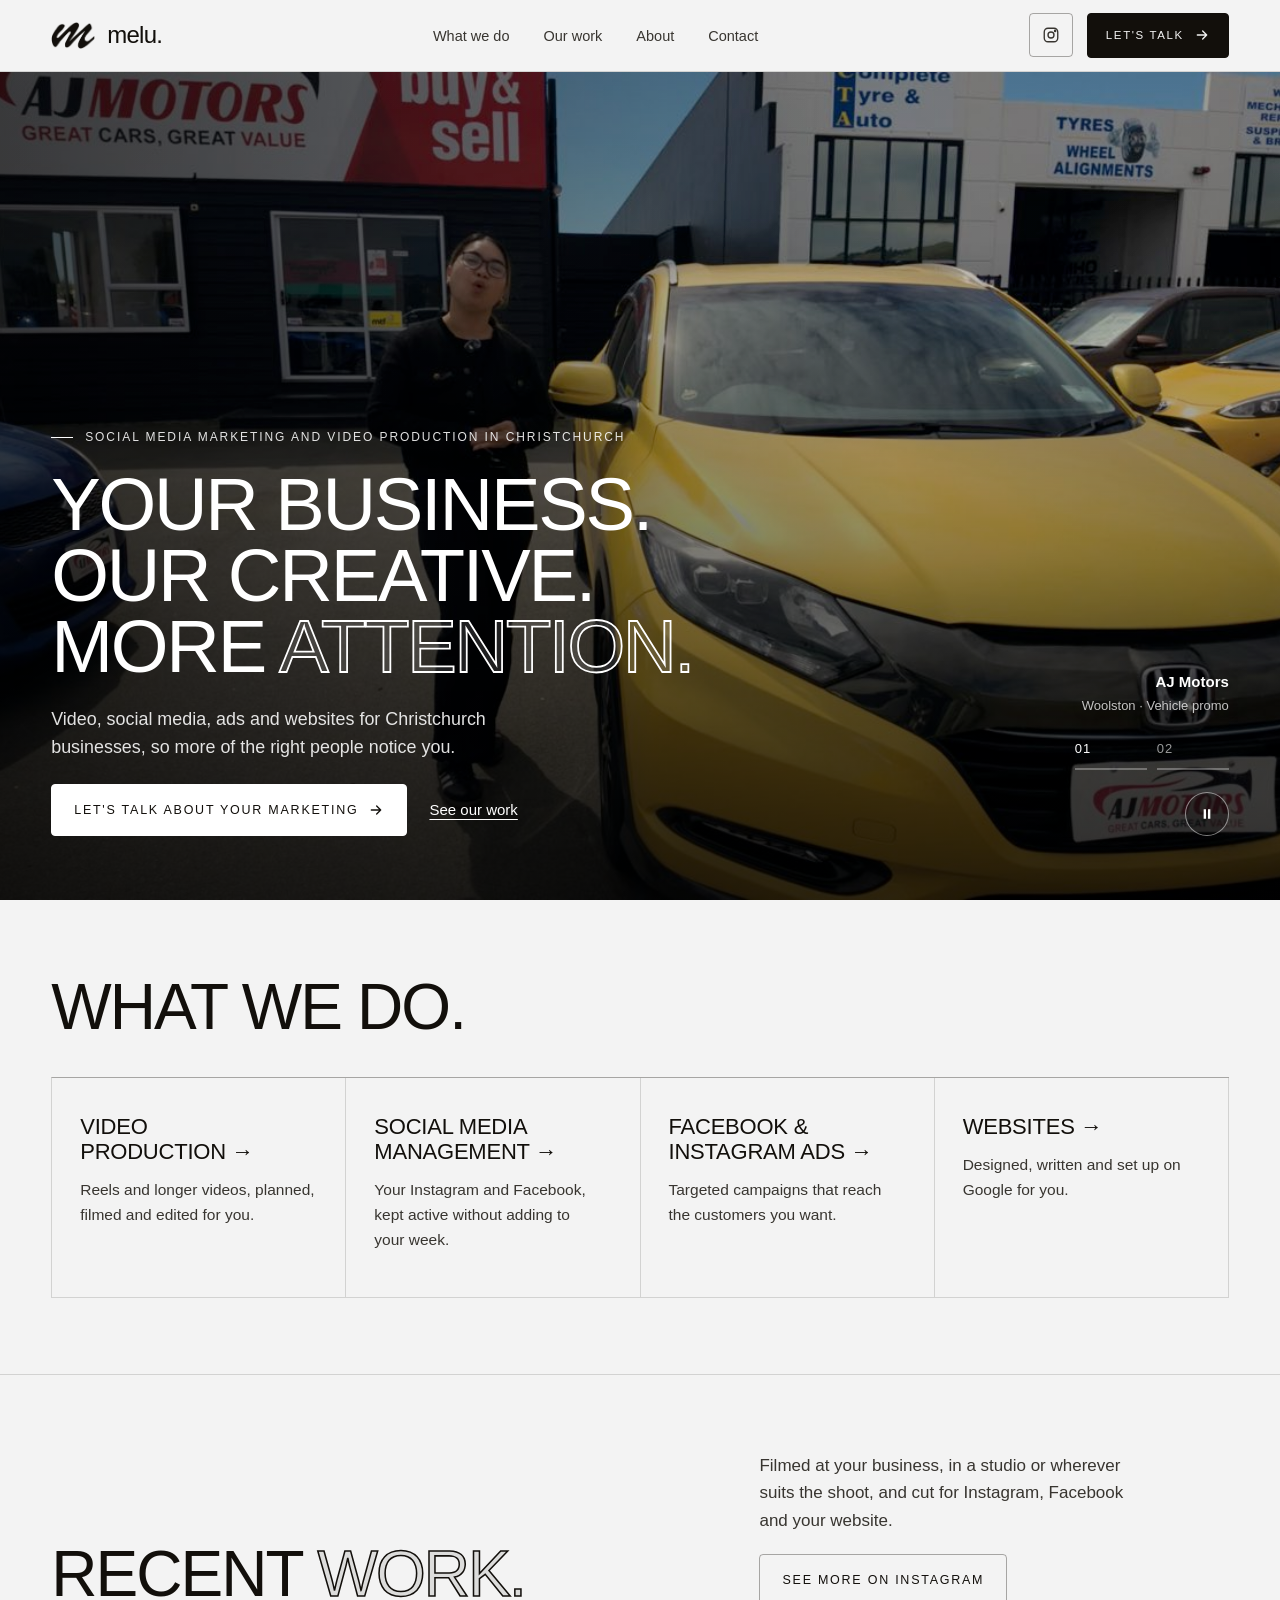
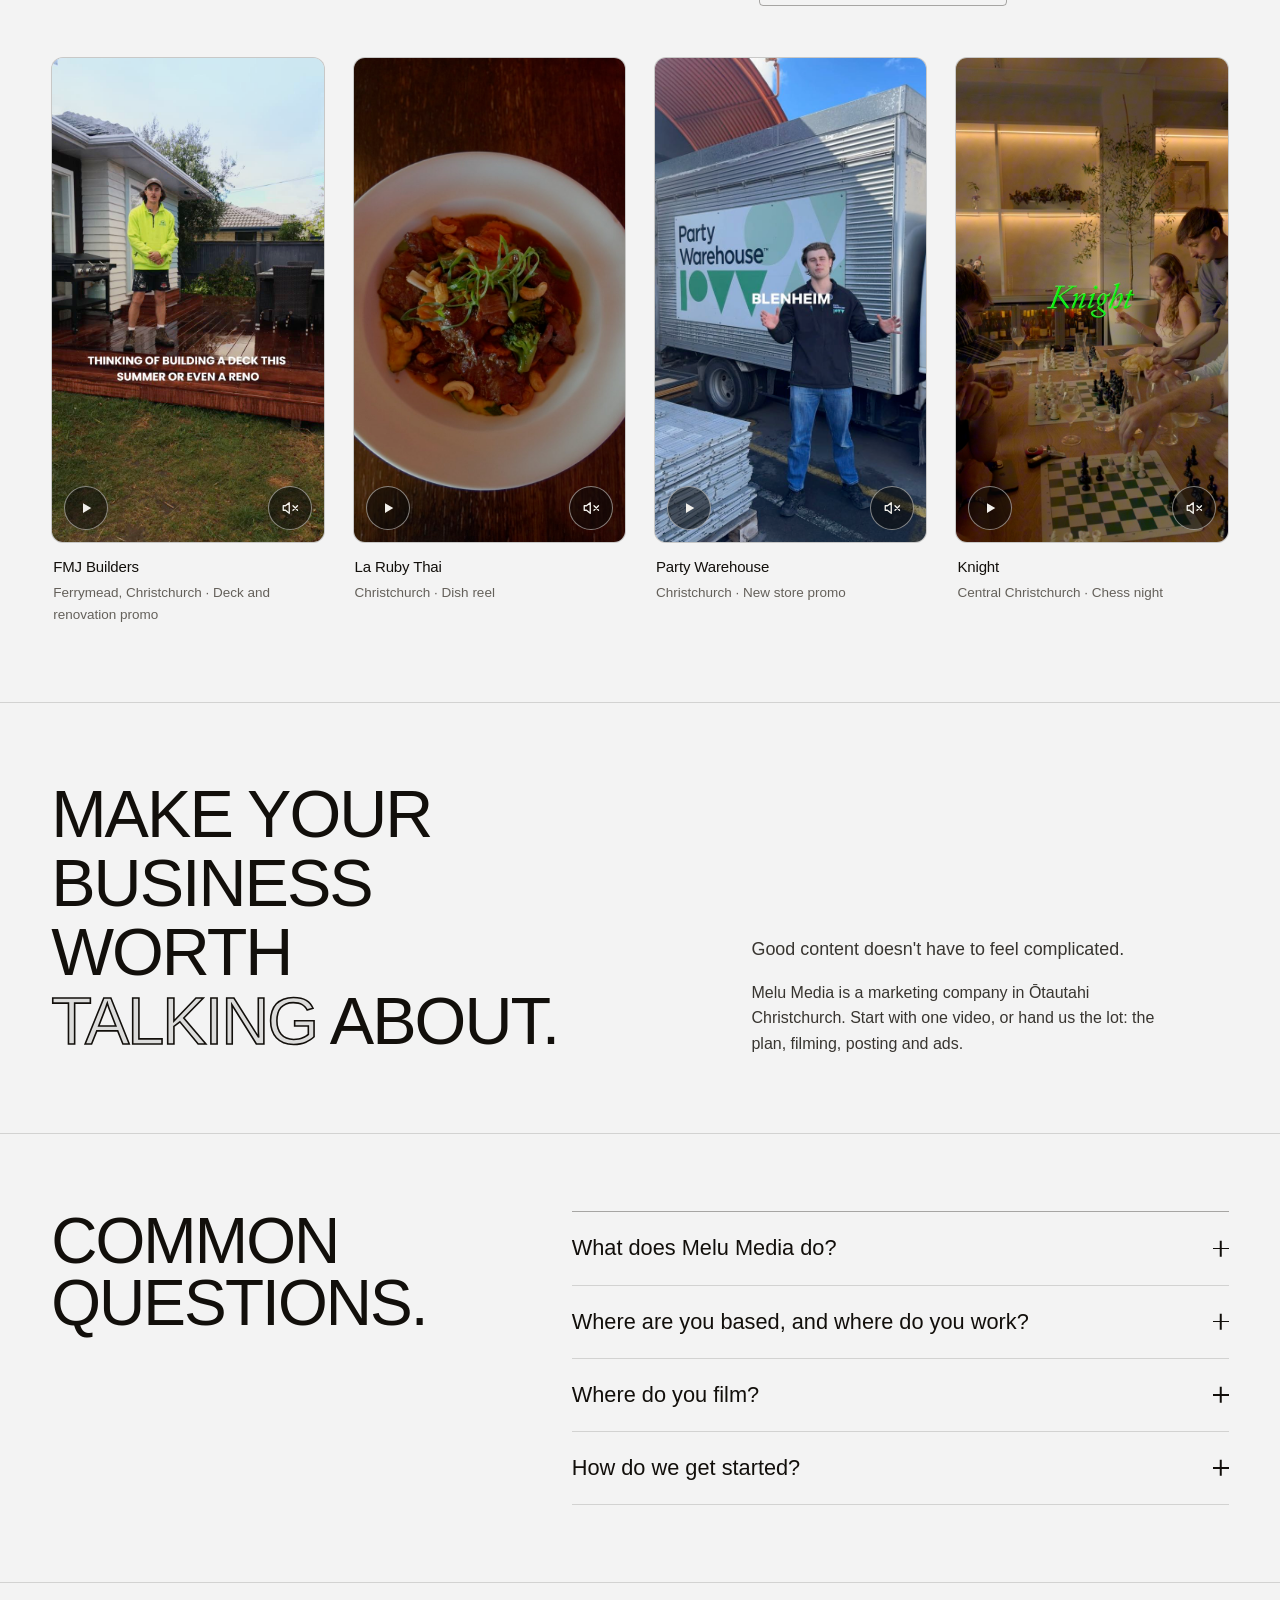
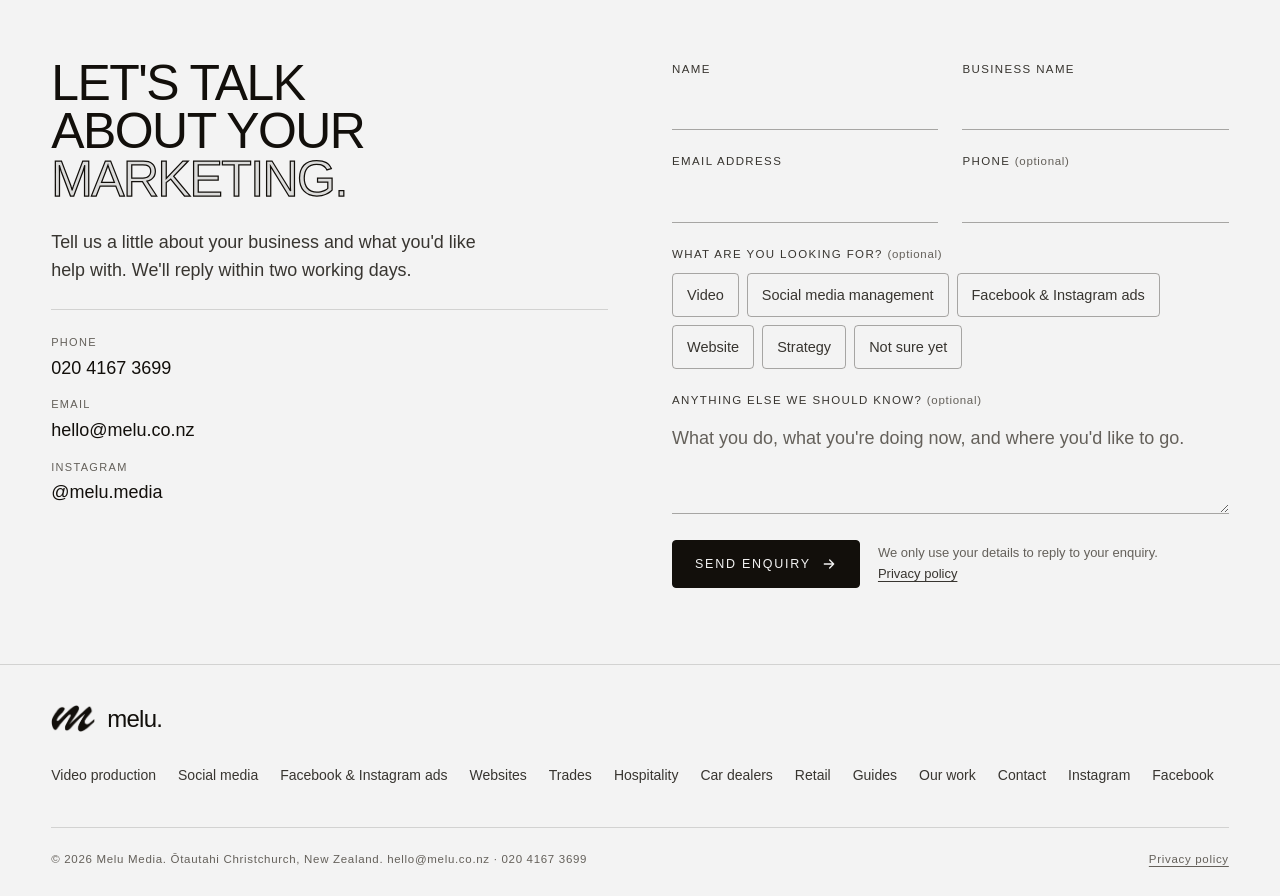
<file: index.html>
<!doctype html>
<html lang="en-NZ">
<head>
<meta charset="utf-8">
<meta name="viewport" content="width=device-width, initial-scale=1, viewport-fit=cover">
<title>Social Media Marketing, Video &amp; Websites Christchurch | Melu Media</title>
<meta name="description" content="Melu Media is a Christchurch marketing company. We film video, manage Instagram and Facebook, run Meta ads and build websites for local businesses.">
<link rel="canonical" href="https://melu.co.nz/">
<meta name="robots" content="index, follow, max-image-preview:large, max-snippet:-1, max-video-preview:-1">
<meta name="geo.region" content="NZ-CAN">
<meta name="geo.placename" content="Christchurch">
<meta name="theme-color" content="#f3f3f3">
<meta property="og:type" content="website">
<meta property="og:locale" content="en_NZ">
<meta property="og:site_name" content="Melu Media">
<meta property="og:title" content="Melu Media — Your business. Our creative. More attention.">
<meta property="og:description" content="Short-form video, social media management and Meta ads for businesses in Christchurch and across New Zealand.">
<meta property="og:url" content="https://melu.co.nz/">
<meta property="og:image" content="https://melu.co.nz/og-image.png">
<meta property="og:image:width" content="1200">
<meta property="og:image:height" content="630">
<meta property="og:image:alt" content="Melu Media logo">
<meta name="twitter:card" content="summary_large_image">
<meta name="twitter:title" content="Melu Media — Your business. Our creative. More attention.">
<meta name="twitter:description" content="Short-form video, social media management and Meta ads for businesses in Christchurch and across New Zealand.">
<meta name="twitter:image" content="https://melu.co.nz/og-image.png">
<link rel="icon" type="image/png" sizes="64x64" href="/favicon.png">
<link rel="apple-touch-icon" sizes="180x180" href="/apple-touch-icon.png">
<link rel="preload" as="image" href="/reel-ajmotors.jpg" fetchpriority="high">
<link rel="stylesheet" href="/styles.css?v=20261117">
<script>document.documentElement.className = 'js';</script>
<script type="application/ld+json">
{
  "@context": "https://schema.org",
  "@graph": [
    {
      "@type": [
        "Organization",
        "ProfessionalService"
      ],
      "@id": "https://melu.co.nz/#organization",
      "name": "Melu Media",
      "legalName": "Melu Limited",
      "identifier": {
        "@type": "PropertyValue",
        "propertyID": "NZBN",
        "value": "9429053964380"
      },
      "alternateName": "Melu Media Christchurch",
      "disambiguatingDescription": "Christchurch, New Zealand marketing company (Melu Limited, NZBN 9429053964380) producing short-form video and social media content for local businesses.",
      "foundingDate": "2026-08",
      "founder": {
        "@type": "Person",
        "@id": "https://melu.co.nz/#founder",
        "name": "Ephraim Stocks",
        "jobTitle": "Founder",
        "sameAs": [
          "https://nz.linkedin.com/in/ephraimstocks"
        ]
      },
      "url": "https://melu.co.nz/",
      "logo": "https://melu.co.nz/apple-touch-icon.png",
      "image": "https://melu.co.nz/og-image.png",
      "email": "hello@melu.co.nz",
      "slogan": "Your business. Our creative. More attention.",
      "description": "Melu Media is a marketing company based in Christchurch, New Zealand. It produces short-form video, manages Instagram and Facebook, runs Meta ad campaigns, builds websites and provides marketing strategy for businesses.",
      "address": {
        "@type": "PostalAddress",
        "addressLocality": "Christchurch",
        "addressRegion": "Canterbury",
        "addressCountry": "NZ"
      },
      "areaServed": [
        {
          "@type": "City",
          "name": "Christchurch"
        },
        {
          "@type": "AdministrativeArea",
          "name": "Canterbury"
        },
        {
          "@type": "Country",
          "name": "New Zealand"
        }
      ],
      "knowsAbout": [
        "Video production",
        "Short-form video production",
        "Long-form video production",
        "Reels production",
        "Social media marketing",
        "Social media management",
        "Social media content creation",
        "Instagram management",
        "Facebook marketing",
        "Meta Ads",
        "Facebook advertising",
        "Instagram advertising",
        "Website design",
        "Marketing strategy"
      ],
      "sameAs": [
        "https://www.instagram.com/melu.media/",
        "https://www.facebook.com/profile.php?id=61594397530777"
      ],
      "hasOfferCatalog": {
        "@type": "OfferCatalog",
        "name": "Marketing services",
        "itemListElement": [
          {
            "@type": "Offer",
            "itemOffered": {
              "@type": "Service",
              "name": "Video production",
              "description": "Planning, filming and editing short reels and longer videos for businesses, at their premises, in a studio or on location.",
              "url": "https://melu.co.nz/short-form-video",
              "provider": {
                "@id": "https://melu.co.nz/#organization"
              },
              "areaServed": "Christchurch, Canterbury, New Zealand"
            }
          },
          {
            "@type": "Offer",
            "itemOffered": {
              "@type": "Service",
              "name": "Social media content and management",
              "description": "Creating, scheduling and posting content for Instagram and Facebook.",
              "provider": {
                "@id": "https://melu.co.nz/#organization"
              },
              "areaServed": "Christchurch, Canterbury, New Zealand"
            }
          },
          {
            "@type": "Offer",
            "itemOffered": {
              "@type": "Service",
              "name": "Paid social advertising",
              "description": "Setting up and managing targeted Facebook and Instagram campaigns in Meta Ads Manager.",
              "provider": {
                "@id": "https://melu.co.nz/#organization"
              },
              "areaServed": "Christchurch, Canterbury, New Zealand"
            }
          },
          {
            "@type": "Offer",
            "itemOffered": {
              "@type": "Service",
              "name": "Website design and build",
              "description": "Designing, writing and building small business websites, set up on Google, with hosting, domain and ongoing updates.",
              "url": "https://melu.co.nz/websites",
              "provider": {
                "@id": "https://melu.co.nz/#organization"
              },
              "areaServed": "Christchurch, Canterbury, New Zealand"
            }
          },
          {
            "@type": "Offer",
            "itemOffered": {
              "@type": "Service",
              "name": "Marketing strategy",
              "description": "A clear direction for a business's content, social media presence and advertising.",
              "provider": {
                "@id": "https://melu.co.nz/#organization"
              },
              "areaServed": "Christchurch, Canterbury, New Zealand"
            }
          }
        ]
      },
      "contactPoint": {
        "@type": "ContactPoint",
        "contactType": "sales",
        "email": "hello@melu.co.nz",
        "areaServed": "NZ",
        "availableLanguage": "en",
        "telephone": "+64 20 4167 3699"
      },
      "telephone": "+64 20 4167 3699"
    },
    {
      "@type": "WebSite",
      "@id": "https://melu.co.nz/#website",
      "url": "https://melu.co.nz/",
      "name": "Melu Media",
      "inLanguage": "en-NZ",
      "publisher": {
        "@id": "https://melu.co.nz/#organization"
      }
    },
    {
      "@type": "WebPage",
      "@id": "https://melu.co.nz/#webpage",
      "url": "https://melu.co.nz/",
      "name": "Social Media Marketing, Video & Websites Christchurch | Melu Media",
      "description": "Melu Media is a Christchurch marketing company. We film video, manage Instagram and Facebook, run Meta ads and build websites for local businesses.",
      "inLanguage": "en-NZ",
      "isPartOf": {
        "@id": "https://melu.co.nz/#website"
      },
      "about": {
        "@id": "https://melu.co.nz/#organization"
      }
    },
    {
      "@type": "VideoObject",
      "name": "AJ Motors vehicle promo",
      "description": "Promotional video for AJ Motors, a car dealer on Ferry Road in Woolston, Christchurch. Filmed and edited by Melu Media.",
      "thumbnailUrl": "https://melu.co.nz/reel-ajmotors.jpg",
      "contentUrl": "https://melu.co.nz/reel-ajmotors.mp4",
      "uploadDate": "2026-10-13T00:00:00+13:00",
      "duration": "PT14S",
      "creator": {
        "@id": "https://melu.co.nz/#organization"
      }
    },
    {
      "@type": "VideoObject",
      "name": "La Ruby Thai dish reel",
      "description": "Short-form reel for La Ruby Thai restaurant in Christchurch, following a dish from the kitchen to the table. Filmed and edited by Melu Media.",
      "thumbnailUrl": "https://melu.co.nz/reel-laruby-kitchen.jpg",
      "contentUrl": "https://melu.co.nz/reel-laruby-kitchen.mp4",
      "uploadDate": "2026-10-13T00:00:00+13:00",
      "duration": "PT25S",
      "creator": {
        "@id": "https://melu.co.nz/#organization"
      }
    },
    {
      "@type": "VideoObject",
      "name": "Party Warehouse new store promo",
      "description": "Short-form promo for Party Warehouse, a Christchurch party store, inviting customers to an opening evening at its new site. Filmed and edited by Melu Media.",
      "thumbnailUrl": "https://melu.co.nz/reel-party.jpg",
      "contentUrl": "https://melu.co.nz/reel-party.mp4",
      "uploadDate": "2026-09-23T00:00:00+12:00",
      "duration": "PT12S",
      "creator": {
        "@id": "https://melu.co.nz/#organization"
      }
    },
    {
      "@type": "VideoObject",
      "name": "FMJ Builders deck and renovation promo",
      "description": "Short-form promo for FMJ Builders, a Christchurch building company, showing a new deck and a renovated bathroom in Ferrymead. Filmed on site and edited by Melu Media.",
      "thumbnailUrl": "https://melu.co.nz/reel-builder.jpg",
      "contentUrl": "https://melu.co.nz/reel-builder.mp4",
      "uploadDate": "2026-10-15T00:00:00+13:00",
      "duration": "PT27S",
      "creator": {
        "@id": "https://melu.co.nz/#organization"
      }
    },
    {
      "@type": "FAQPage",
      "@id": "https://melu.co.nz/#faq",
      "mainEntity": [
        {
          "@type": "Question",
          "name": "What does Melu Media do?",
          "acceptedAnswer": {
            "@type": "Answer",
            "text": "Melu Media is a marketing company in Ōtautahi Christchurch. We film video, manage Instagram and Facebook for businesses, run Meta ad campaigns, build websites and help with marketing strategy."
          }
        },
        {
          "@type": "Question",
          "name": "Where are you based, and where do you work?",
          "acceptedAnswer": {
            "@type": "Answer",
            "text": "We are based in Christchurch and work with businesses across the city and the wider Canterbury region. We also travel across New Zealand."
          }
        },
        {
          "@type": "Question",
          "name": "Where do you film?",
          "acceptedAnswer": {
            "@type": "Answer",
            "text": "Wherever suits the video. Most shoots happen at your business, around your people and products, and we can also film in a studio or another location."
          }
        },
        {
          "@type": "Question",
          "name": "How do we get started?",
          "acceptedAnswer": {
            "@type": "Answer",
            "text": "Send an enquiry through the contact form with a little about your business and what you would like help with. We reply within two working days."
          }
        }
      ]
    },
    {
      "@type": "VideoObject",
      "name": "On Cue cue re-tipping video",
      "description": "Workshop video for On Cue, a Christchurch pool, snooker and darts specialist, showing a pool cue being re-tipped on the lathe. Filmed and edited by Melu Media.",
      "thumbnailUrl": "https://melu.co.nz/reel-oncue.jpg",
      "contentUrl": "https://melu.co.nz/reel-oncue.mp4",
      "uploadDate": "2026-10-23T00:00:00+13:00",
      "duration": "PT44S",
      "creator": {
        "@id": "https://melu.co.nz/#organization"
      }
    },
    {
      "@type": "VideoObject",
      "name": "Knight chess night reel",
      "description": "Short-form reel for Knight, a wine bar on Hereford Street in central Christchurch, showing a chess night with wine at the bar. Filmed and edited by Melu Media.",
      "thumbnailUrl": "https://melu.co.nz/reel-knight.jpg",
      "contentUrl": "https://melu.co.nz/reel-knight.mp4",
      "uploadDate": "2026-11-13T00:00:00+13:00",
      "duration": "PT24S",
      "creator": {
        "@id": "https://melu.co.nz/#organization"
      }
    }
  ]
}
</script>
</head>
<body id="top">
<a class="skip" href="#main">Skip to content</a>

<header class="nav">
  <div class="wrap">
    <a class="brand" href="#top" aria-label="Melu Media home"><span class="logo-mark" aria-hidden="true"></span><span class="wordmark">melu<span class="dot">.</span></span></a>
    <nav aria-label="Primary">
      <ul class="nav-links">
        <li><a href="#services">What we do</a></li>
        <li><a href="#work">Our work</a></li>
        <li><a href="#about">About</a></li>
        <li><a href="#contact">Contact</a></li>
      </ul>
    </nav>
    <div class="nav-cta">
      <a class="icon-link" href="https://www.instagram.com/melu.media/" target="_blank" rel="noopener" aria-label="Melu Media on Instagram"><svg viewBox="0 0 24 24" fill="none" stroke="currentColor" stroke-width="1.8" stroke-linecap="round" stroke-linejoin="round" aria-hidden="true"><rect x="3" y="3" width="18" height="18" rx="5"/><circle cx="12" cy="12" r="4"/><circle cx="17.5" cy="6.5" r="0.8" fill="currentColor"/></svg></a>
      <a class="btn btn-primary" href="#contact">Let's talk <svg class="arrow" viewBox="0 0 24 24" fill="none" stroke="currentColor" stroke-width="2" stroke-linecap="round" stroke-linejoin="round" aria-hidden="true"><path d="M5 12h14M13 6l6 6-6 6"/></svg></a>
      <button class="menu-btn" id="menu-open" type="button" aria-label="Open menu" aria-controls="mobile-menu" aria-expanded="false">
        <svg viewBox="0 0 24 24" fill="none" stroke="currentColor" stroke-width="1.8" stroke-linecap="round" aria-hidden="true"><path d="M4 7h16M4 12h16M4 17h16"/></svg>
      </button>
    </div>
  </div>
</header>

<div class="mobile-menu" id="mobile-menu" role="dialog" aria-modal="true" aria-label="Menu" hidden>
  <div class="top">
    <a class="brand" href="#top" aria-label="Melu Media home"><span class="logo-mark" aria-hidden="true"></span><span class="wordmark">melu<span class="dot">.</span></span></a>
    <button class="menu-btn" id="menu-close" type="button" aria-label="Close menu">
      <svg viewBox="0 0 24 24" fill="none" stroke="currentColor" stroke-width="1.8" stroke-linecap="round" aria-hidden="true"><path d="M6 6l12 12M18 6L6 18"/></svg>
    </button>
  </div>
  <ul>
    <li><a href="#services">What we do</a></li>
    <li><a href="#work">Our work</a></li>
    <li><a href="#about">About</a></li>
    <li><a href="#contact">Contact</a></li>
  </ul>
  <div class="foot">
    <a class="btn btn-primary" href="#contact">Let's talk <svg class="arrow" viewBox="0 0 24 24" fill="none" stroke="currentColor" stroke-width="2" stroke-linecap="round" stroke-linejoin="round" aria-hidden="true"><path d="M5 12h14M13 6l6 6-6 6"/></svg></a>
    <a class="btn" href="https://www.instagram.com/melu.media/" target="_blank" rel="noopener"><svg viewBox="0 0 24 24" fill="none" stroke="currentColor" stroke-width="1.8" stroke-linecap="round" stroke-linejoin="round" aria-hidden="true"><rect x="3" y="3" width="18" height="18" rx="5"/><circle cx="12" cy="12" r="4"/><circle cx="17.5" cy="6.5" r="0.8" fill="currentColor"/></svg> @melu.media</a>
    <span class="hero-note">Ōtautahi Christchurch · New Zealand</span>
  </div>
</div>

<main id="main">

  <!-- HERO -->
  <section class="hero hero-video" aria-labelledby="hero-h">
    <canvas id="glow" aria-hidden="true"></canvas>
    <div class="hv-stage">
        <div class="hv-clip is-active" data-ratio="1.7778" style="--poster:url(/reel-ajmotors.jpg)">
          <video data-src="/reel-ajmotors.mp4" data-small="/reel-ajmotors-sm.mp4" poster="/reel-ajmotors.jpg" muted playsinline preload="none" width="1920" height="1080" aria-label="AJ Motors: vehicle promo by Melu Media. A presenter beside a yellow Honda on the AJ Motors car yard."></video>
        </div>
        <div class="hv-clip" data-ratio="1.7778" style="--poster:url(/reel-oncue.jpg)">
          <video data-src="/reel-oncue.mp4" data-small="/reel-oncue-sm.mp4" poster="/reel-oncue.jpg" muted playsinline preload="none" width="1280" height="720" aria-label="On Cue: workshop video by Melu Media. A pool cue being re-tipped in the On Cue workshop."></video>
        </div>
    </div>
    <div class="hv-scrim" aria-hidden="true"></div>
    <div class="wrap hv-inner">
      <div class="hero-copy">
        <h1 class="eyebrow rise" id="hero-h">Social media marketing and video production in Christchurch</h1>
        <p class="display hero-h rise d1">Your business.<br>Our creative.<br>More <em>attention.</em></p>
        <p class="lede rise d2">Video, social media, ads and websites for Christchurch businesses, so more of the right people notice you.</p>
        <div class="hero-actions rise d3">
          <a class="btn btn-primary" href="#contact">Let's talk about your marketing <svg class="arrow" viewBox="0 0 24 24" fill="none" stroke="currentColor" stroke-width="2" stroke-linecap="round" stroke-linejoin="round" aria-hidden="true"><path d="M5 12h14M13 6l6 6-6 6"/></svg></a>
          <a class="hv-work" href="#work">See our work</a>
        </div>
      </div>
      <div class="hv-nav rise d3">
        <p class="hv-now" aria-live="polite"><span class="hv-client">AJ Motors</span><span class="hv-note">Woolston · Vehicle promo</span></p>
        <ol class="hv-dots">
          <li><button type="button" class="hv-dot" data-i="0" data-client="AJ Motors" data-note="Woolston · Vehicle promo" aria-current="true" aria-label="Show video 1 of 2: AJ Motors"><span class="n">01</span><span class="bar" aria-hidden="true"><i></i></span></button></li>
          <li><button type="button" class="hv-dot" data-i="1" data-client="On Cue" data-note="Sydenham · Workshop video" aria-label="Show video 2 of 2: On Cue"><span class="n">02</span><span class="bar" aria-hidden="true"><i></i></span></button></li>
        </ol>
        <button type="button" class="hv-pause" aria-label="Pause videos"><svg class="i-pause" viewBox="0 0 24 24" fill="currentColor" aria-hidden="true"><path d="M7 5h3.5v14H7zM13.5 5H17v14h-3.5z"/></svg><svg class="i-play" viewBox="0 0 24 24" fill="currentColor" aria-hidden="true"><path d="M8 5.5v13l11-6.5z"/></svg></button>
      </div>
    </div>
  </section>

  <!-- SERVICES -->
  <section class="section" id="services" aria-labelledby="services-h">
    <div class="wrap">
      <div class="section-head">
        <h2 class="display" id="services-h">What we do.</h2>
      </div>
      <div class="services">
        <div class="svc"><h3><a href="/short-form-video">Video production <span class="svc-arrow" aria-hidden="true">→</span></a></h3><p>Reels and longer videos, planned, filmed and edited for you.</p></div>
        <div class="svc"><h3><a href="/social-media-marketing">Social media management <span class="svc-arrow" aria-hidden="true">→</span></a></h3><p>Your Instagram and Facebook, kept active without adding to your week.</p></div>
        <div class="svc"><h3><a href="/meta-ads">Facebook &amp; Instagram ads <span class="svc-arrow" aria-hidden="true">→</span></a></h3><p>Targeted campaigns that reach the customers you want.</p></div>
        <div class="svc"><h3><a href="/websites">Websites <span class="svc-arrow" aria-hidden="true">→</span></a></h3><p>Designed, written and set up on Google for you.</p></div>
      </div>
    </div>
  </section>

  <!-- WORK -->
  <section class="section" id="work" aria-labelledby="work-h">
    <div class="wrap">
      <div class="work-head">
        <h2 class="display" id="work-h">Recent <em>work.</em></h2>
        <div class="work-copy">
          <p>Filmed at your business, in a studio or wherever suits the shoot, and cut for Instagram, Facebook and your website.</p>
          <a class="btn" href="https://www.instagram.com/melu.media/" target="_blank" rel="noopener">See more on Instagram</a>
        </div>
      </div>
      <div class="reels reels-four">
        <figure class="reel-card is-tall">
          <div class="reel" data-name="FMJ Builders deck and renovation promo">
            <img src="/reel-builder.jpg" width="720" height="1280" loading="lazy" decoding="async" alt="A builder in a hi-vis top standing on a newly built timber deck">
            <video src="/reel-builder.mp4" data-small="/reel-builder-sm.mp4" preload="none" muted loop playsinline controls width="720" height="1280" aria-label="FMJ Builders deck and renovation promo"></video>
            <button class="ctl toggle" type="button" aria-label="Play video: FMJ Builders deck and renovation promo"><svg class="i-play" viewBox="0 0 24 24" fill="currentColor" aria-hidden="true"><path d="M8 5.5v13l11-6.5z"/></svg><svg class="i-pause" viewBox="0 0 24 24" fill="currentColor" aria-hidden="true"><path d="M7 5h3.5v14H7zM13.5 5H17v14h-3.5z"/></svg></button>
            <button class="ctl sound" type="button" aria-label="Unmute video: FMJ Builders deck and renovation promo"><svg class="off" viewBox="0 0 24 24" fill="none" stroke="currentColor" stroke-width="1.8" stroke-linecap="round" stroke-linejoin="round" aria-hidden="true"><path d="M11 5 6 9H3v6h3l5 4z"/><path d="m22 9-6 6M16 9l6 6"/></svg><svg class="on" viewBox="0 0 24 24" fill="none" stroke="currentColor" stroke-width="1.8" stroke-linecap="round" stroke-linejoin="round" aria-hidden="true"><path d="M11 5 6 9H3v6h3l5 4z"/><path d="M15.5 8.5a5 5 0 0 1 0 7M19 5.5a10 10 0 0 1 0 13"/></svg></button>
          </div>
          <figcaption class="reel-cap">
            <span class="reel-client">FMJ Builders</span>
            <span class="reel-note">Ferrymead, Christchurch · Deck and renovation promo</span>
          </figcaption>
        </figure>
        <figure class="reel-card is-tall">
          <div class="reel" data-name="La Ruby Thai dish reel">
          <img src="/reel-laruby-kitchen.jpg" width="720" height="1280" loading="lazy" decoding="async" alt="A plated Thai beef dish with cashews at La Ruby Thai">
          <video src="/reel-laruby-kitchen.mp4" data-small="/reel-laruby-kitchen-sm.mp4" preload="none" muted loop playsinline controls width="720" height="1280" aria-label="La Ruby Thai dish reel"></video>
          <button class="ctl toggle" type="button" aria-label="Play video: La Ruby Thai dish reel"><svg class="i-play" viewBox="0 0 24 24" fill="currentColor" aria-hidden="true"><path d="M8 5.5v13l11-6.5z"/></svg><svg class="i-pause" viewBox="0 0 24 24" fill="currentColor" aria-hidden="true"><path d="M7 5h3.5v14H7zM13.5 5H17v14h-3.5z"/></svg></button>
          <button class="ctl sound" type="button" aria-label="Unmute video: La Ruby Thai dish reel"><svg class="off" viewBox="0 0 24 24" fill="none" stroke="currentColor" stroke-width="1.8" stroke-linecap="round" stroke-linejoin="round" aria-hidden="true"><path d="M11 5 6 9H3v6h3l5 4z"/><path d="m22 9-6 6M16 9l6 6"/></svg><svg class="on" viewBox="0 0 24 24" fill="none" stroke="currentColor" stroke-width="1.8" stroke-linecap="round" stroke-linejoin="round" aria-hidden="true"><path d="M11 5 6 9H3v6h3l5 4z"/><path d="M15.5 8.5a5 5 0 0 1 0 7M19 5.5a10 10 0 0 1 0 13"/></svg></button>
          </div>
          <figcaption class="reel-cap">
          <span class="reel-client">La Ruby Thai</span>
          <span class="reel-note">Christchurch · Dish reel</span>
          </figcaption>
          </figure>
        <figure class="reel-card is-tall">
          <div class="reel" data-name="Party Warehouse promo reel">
          <img src="/reel-party.jpg" width="607" height="1080" loading="lazy" decoding="async" alt="A presenter in front of a Party Warehouse truck at the Christchurch store">
          <video src="/reel-party.mp4" data-small="/reel-party-sm.mp4" preload="none" muted loop playsinline controls width="1080" height="1920" aria-label="Party Warehouse promo reel"></video>
          <button class="ctl toggle" type="button" aria-label="Play video: Party Warehouse promo reel"><svg class="i-play" viewBox="0 0 24 24" fill="currentColor" aria-hidden="true"><path d="M8 5.5v13l11-6.5z"/></svg><svg class="i-pause" viewBox="0 0 24 24" fill="currentColor" aria-hidden="true"><path d="M7 5h3.5v14H7zM13.5 5H17v14h-3.5z"/></svg></button>
          <button class="ctl sound" type="button" aria-label="Unmute video: Party Warehouse promo reel"><svg class="off" viewBox="0 0 24 24" fill="none" stroke="currentColor" stroke-width="1.8" stroke-linecap="round" stroke-linejoin="round" aria-hidden="true"><path d="M11 5 6 9H3v6h3l5 4z"/><path d="m22 9-6 6M16 9l6 6"/></svg><svg class="on" viewBox="0 0 24 24" fill="none" stroke="currentColor" stroke-width="1.8" stroke-linecap="round" stroke-linejoin="round" aria-hidden="true"><path d="M11 5 6 9H3v6h3l5 4z"/><path d="M15.5 8.5a5 5 0 0 1 0 7M19 5.5a10 10 0 0 1 0 13"/></svg></button>
          </div>
          <figcaption class="reel-cap">
          <span class="reel-client">Party Warehouse</span>
          <span class="reel-note">Christchurch · New store promo</span>
          </figcaption>
          </figure>
        <figure class="reel-card is-tall">
          <div class="reel" data-name="Knight chess night reel">
            <img src="/reel-knight.jpg" width="720" height="1280" loading="lazy" decoding="async" alt="Groups playing chess over wine at Knight wine bar in central Christchurch">
            <video src="/reel-knight.mp4" data-small="/reel-knight-sm.mp4" preload="none" muted loop playsinline controls width="720" height="1280" aria-label="Knight chess night reel"></video>
            <button class="ctl toggle" type="button" aria-label="Play video: Knight chess night reel"><svg class="i-play" viewBox="0 0 24 24" fill="currentColor" aria-hidden="true"><path d="M8 5.5v13l11-6.5z"/></svg><svg class="i-pause" viewBox="0 0 24 24" fill="currentColor" aria-hidden="true"><path d="M7 5h3.5v14H7zM13.5 5H17v14h-3.5z"/></svg></button>
            <button class="ctl sound" type="button" aria-label="Unmute video: Knight chess night reel"><svg class="off" viewBox="0 0 24 24" fill="none" stroke="currentColor" stroke-width="1.8" stroke-linecap="round" stroke-linejoin="round" aria-hidden="true"><path d="M11 5 6 9H3v6h3l5 4z"/><path d="m22 9-6 6M16 9l6 6"/></svg><svg class="on" viewBox="0 0 24 24" fill="none" stroke="currentColor" stroke-width="1.8" stroke-linecap="round" stroke-linejoin="round" aria-hidden="true"><path d="M11 5 6 9H3v6h3l5 4z"/><path d="M15.5 8.5a5 5 0 0 1 0 7M19 5.5a10 10 0 0 1 0 13"/></svg></button>
          </div>
          <figcaption class="reel-cap">
            <span class="reel-client">Knight</span>
            <span class="reel-note">Central Christchurch · Chess night</span>
          </figcaption>
        </figure>
      </div>
    </div>
  </section>

  <!-- ABOUT -->
  <section class="statement" id="about" aria-labelledby="about-h">
    <div class="wrap">
      <h2 class="display statement-text" id="about-h">Make your business worth <em>talking</em> about.</h2>
      <div class="statement-body">
        <p class="lede">Good content doesn't have to feel complicated.</p>
        <p>Melu Media is a marketing company in Ōtautahi Christchurch. Start with one video, or hand us the lot: the plan, filming, posting and ads.</p>
      </div>
    </div>
  </section>

  <!-- QUESTIONS -->
  <section class="section" id="questions" aria-labelledby="faq-h">
    <div class="wrap">
      <div class="caps-wrap">
        <h2 class="display" id="faq-h">Common questions.</h2>
        <div class="faq">
          <details class="faq-item" name="faq"><summary><h3>What does Melu Media do?</h3><span class="faq-icon" aria-hidden="true"></span></summary><p>Melu Media is a marketing company in Ōtautahi Christchurch. We film video, manage Instagram and Facebook for businesses, run Meta ad campaigns, build websites and help with marketing strategy.</p></details>
          <details class="faq-item" name="faq"><summary><h3>Where are you based, and where do you work?</h3><span class="faq-icon" aria-hidden="true"></span></summary><p>We are based in Christchurch and work with businesses across the city and the wider Canterbury region. We also travel across New Zealand.</p></details>
          <details class="faq-item" name="faq"><summary><h3>Where do you film?</h3><span class="faq-icon" aria-hidden="true"></span></summary><p>Wherever suits the video. Most shoots happen at your business, around your people and products, and we can also film in a studio or another location.</p></details>
                              <details class="faq-item" name="faq"><summary><h3>How do we get started?</h3><span class="faq-icon" aria-hidden="true"></span></summary><p>Send an enquiry through the contact form with a little about your business and what you would like help with. We reply within two working days.</p></details>
        </div>
      </div>
    </div>
  </section>

  <!-- CONTACT -->
  <section class="section" id="contact" aria-labelledby="contact-h">
    <div class="wrap">
      <div class="contact">
        <div class="contact-copy">
          <h2 class="display" id="contact-h">Let's talk about your <em>marketing.</em></h2>
          <p class="lede">Tell us a little about your business and what you'd like help with. We'll reply within two working days.</p>
          <div class="contact-lines">
            <a href="tel:+642041673699"><span class="k">Phone</span><span class="v">020 4167 3699</span></a>
            <!--email_off--><a href="mailto:hello@melu.co.nz"><span class="k">Email</span><span class="v">hello@melu.co.nz</span></a><!--/email_off-->
            <a href="https://www.instagram.com/melu.media/" target="_blank" rel="noopener"><span class="k">Instagram</span><span class="v">@melu.media</span></a>
          </div>
        </div>
        <form id="enquiry" action="https://api.web3forms.com/submit" method="POST" novalidate>
          <input type="hidden" name="access_key" value="1f5a8a7d-0fd7-4432-bb3c-7a2d917dbbb6">
          <input type="hidden" name="subject" value="New enquiry — melu.co.nz">
          <input type="hidden" name="from_name" value="Melu Media website">
          <input type="hidden" name="redirect" value="https://melu.co.nz/thanks">
          <div class="two">
            <div class="field"><label for="f-name">Name</label><input id="f-name" name="name" type="text" autocomplete="name" required aria-describedby="e-name"><span class="err" id="e-name">Please enter your name.</span></div>
            <div class="field"><label for="f-business">Business name</label><input id="f-business" name="business" type="text" autocomplete="organization" required aria-describedby="e-business"><span class="err" id="e-business">Please enter your business name.</span></div>
          </div>
          <div class="two">
            <div class="field"><label for="f-email">Email address</label><input id="f-email" name="email" type="email" autocomplete="email" inputmode="email" required aria-describedby="e-email"><span class="err" id="e-email">Please enter a valid email address.</span></div>
            <div class="field"><label for="f-phone">Phone <span class="opt">(optional)</span></label><input id="f-phone" name="phone" type="tel" autocomplete="tel" inputmode="tel" aria-describedby="e-phone"><span class="err" id="e-phone">Please enter a valid phone number, or leave it blank.</span></div>
          </div>
          <fieldset class="field">
            <legend>What are you looking for? <span class="opt">(optional)</span></legend>
            <div class="chips">
              <label class="chip"><input type="checkbox" name="interest" value="Video"><span>Video</span></label>
              <label class="chip"><input type="checkbox" name="interest" value="Social media management"><span>Social media management</span></label>
              <label class="chip"><input type="checkbox" name="interest" value="Facebook &amp; Instagram ads"><span>Facebook &amp; Instagram ads</span></label>
              <label class="chip"><input type="checkbox" name="interest" value="Website"><span>Website</span></label>
              <label class="chip"><input type="checkbox" name="interest" value="Strategy"><span>Strategy</span></label>
              <label class="chip"><input type="checkbox" name="interest" value="Not sure yet"><span>Not sure yet</span></label>
            </div>
          </fieldset>
          <div class="field"><label for="f-message">Anything else we should know? <span class="opt">(optional)</span></label><textarea id="f-message" name="message" placeholder="What you do, what you're doing now, and where you'd like to go."></textarea></div>
          <input type="checkbox" name="botcheck" id="f-botcheck" tabindex="-1" autocomplete="off" class="hp" aria-hidden="true">
          <div class="form-foot">
            <button class="btn btn-primary" type="submit" id="f-submit"><span id="f-submit-label">Send enquiry</span> <svg class="arrow" viewBox="0 0 24 24" fill="none" stroke="currentColor" stroke-width="2" stroke-linecap="round" stroke-linejoin="round" aria-hidden="true"><path d="M5 12h14M13 6l6 6-6 6"/></svg></button>
            <small>We only use your details to reply to your enquiry. <a href="/privacy">Privacy policy</a></small>
          </div>
          <div class="sent" id="sent" role="status" aria-live="polite" tabindex="-1"></div>
        </form>
      </div>
    </div>
  </section>

</main>

<footer>
  <div class="wrap">
    <a class="brand" href="#top" aria-label="Melu Media home"><span class="logo-mark" aria-hidden="true"></span><span class="wordmark">melu<span class="dot">.</span></span></a>
    <ul class="links">
      <li><a href="/short-form-video">Video production</a></li>
      <li><a href="/social-media-marketing">Social media</a></li>
      <li><a href="/meta-ads">Facebook &amp; Instagram ads</a></li>
      <li><a href="/websites">Websites</a></li>
      <li><a href="/marketing-for-trades">Trades</a></li>
      <li><a href="/marketing-for-hospitality">Hospitality</a></li>
      <li><a href="/marketing-for-car-dealers">Car dealers</a></li>
      <li><a href="/marketing-for-retail">Retail</a></li>
      <li><a href="/guides/">Guides</a></li>
      <li><a href="#work">Our work</a></li>
      <li><a href="#contact">Contact</a></li>
      <li><a href="https://www.instagram.com/melu.media/" target="_blank" rel="noopener">Instagram</a></li>
      <li><a href="https://www.facebook.com/profile.php?id=61594397530777" target="_blank" rel="noopener">Facebook</a></li>
    </ul>
    <div class="fine">
      <span>© <span id="year">2026</span> Melu Media. Ōtautahi Christchurch, New Zealand. <!--email_off--><a href="mailto:hello@melu.co.nz">hello@melu.co.nz</a><!--/email_off--> · <a href="tel:+642041673699">020 4167 3699</a></span>
      <a href="/privacy">Privacy policy</a>
    </div>
  </div>
</footer>

<script src="/site.js?v=20261027b" defer></script>
</body>
</html>
</file>
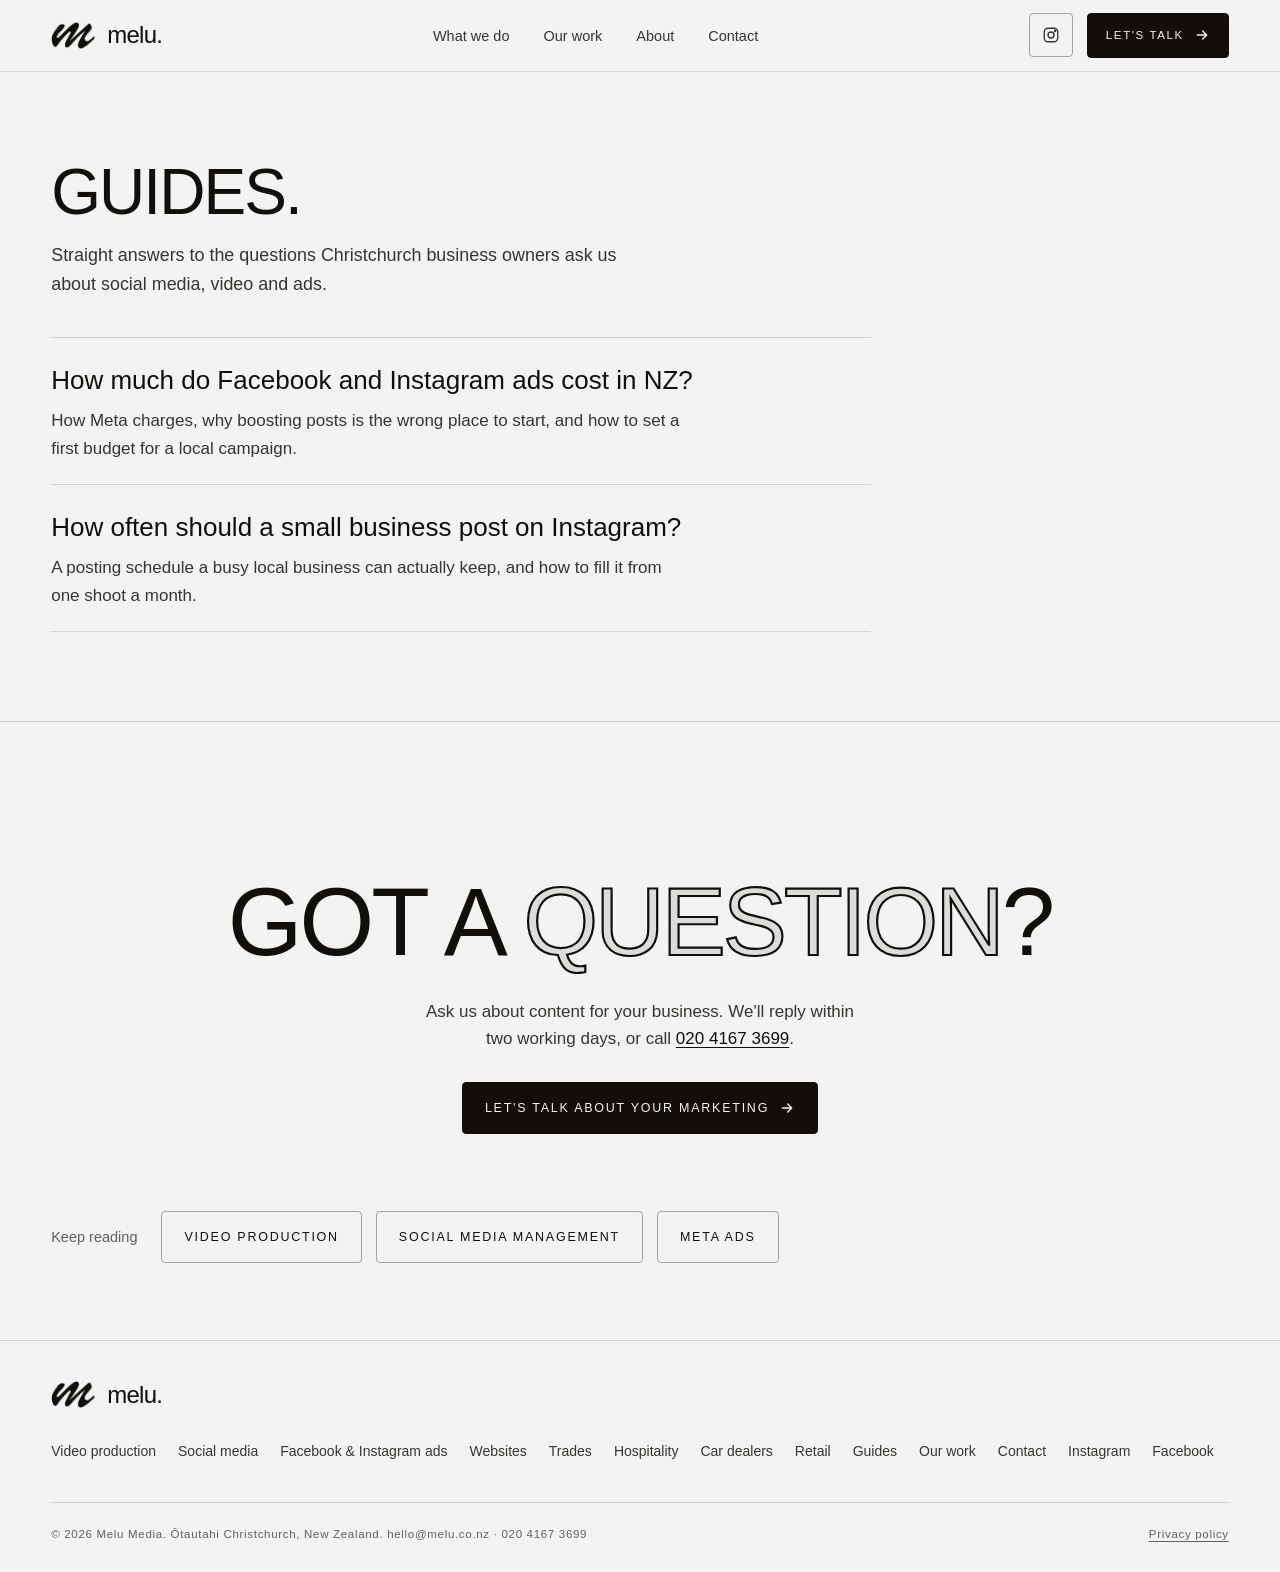
<file: guides/index.html>
<!doctype html>
<html lang="en-NZ">
<head>
<meta charset="utf-8">
<meta name="viewport" content="width=device-width, initial-scale=1, viewport-fit=cover">
<title>Marketing Guides for Christchurch Businesses | Melu Media</title>
<meta name="description" content="Plain answers on social media, video and Facebook and Instagram ads for small businesses in Christchurch and New Zealand, from Melu Media.">
<link rel="canonical" href="https://melu.co.nz/guides/">
<meta name="robots" content="index, follow, max-image-preview:large, max-snippet:-1, max-video-preview:-1">
<meta name="author" content="Ephraim Stocks">
<meta name="theme-color" content="#f3f3f3">
<meta property="og:type" content="website">
<meta property="og:locale" content="en_NZ">
<meta property="og:site_name" content="Melu Media">
<meta property="og:title" content="Marketing Guides for Christchurch Businesses | Melu Media">
<meta property="og:description" content="Plain answers on social media, video and Facebook and Instagram ads for small businesses in Christchurch and New Zealand, from Melu Media.">
<meta property="og:url" content="https://melu.co.nz/guides/">
<meta property="og:image" content="https://melu.co.nz/og-image.png">
<meta name="twitter:card" content="summary_large_image">
<link rel="icon" type="image/png" sizes="64x64" href="/favicon.png">
<link rel="apple-touch-icon" sizes="180x180" href="/apple-touch-icon.png">
<link rel="stylesheet" href="/styles.css?v=20261117">
<script>document.documentElement.className = 'js';</script>
<script type="application/ld+json">
{
  "@context": "https://schema.org",
  "@graph": [
    {
      "@type": "CollectionPage",
      "@id": "https://melu.co.nz/guides/#webpage",
      "url": "https://melu.co.nz/guides/",
      "name": "Marketing Guides for Christchurch Businesses | Melu Media",
      "description": "Plain answers on social media, video and Facebook and Instagram ads for small businesses in Christchurch and New Zealand, from Melu Media.",
      "inLanguage": "en-NZ",
      "isPartOf": {
        "@id": "https://melu.co.nz/#website"
      },
      "publisher": {
        "@id": "https://melu.co.nz/#organization"
      },
      "hasPart": [
        {
          "@id": "https://melu.co.nz/guides/facebook-instagram-ads-cost-nz#article"
        },
        {
          "@id": "https://melu.co.nz/guides/how-often-to-post-on-instagram#article"
        }
      ]
    },
    {
      "@type": "BreadcrumbList",
      "itemListElement": [
        {
          "@type": "ListItem",
          "position": 1,
          "name": "Melu Media",
          "item": "https://melu.co.nz/"
        },
        {
          "@type": "ListItem",
          "position": 2,
          "name": "Guides",
          "item": "https://melu.co.nz/guides/"
        }
      ]
    }
  ]
}
</script>
</head>
<body id="top">
<a class="skip" href="#main">Skip to content</a>

<header class="nav">
  <div class="wrap">
    <a class="brand" href="/" aria-label="Melu Media home"><span class="logo-mark" aria-hidden="true"></span><span class="wordmark">melu<span class="dot">.</span></span></a>
    <nav aria-label="Primary">
      <ul class="nav-links">
        <li><a href="/#services">What we do</a></li>
        <li><a href="/#work">Our work</a></li>
        <li><a href="/#about">About</a></li>
        <li><a href="/#contact">Contact</a></li>
      </ul>
    </nav>
    <div class="nav-cta">
      <a class="icon-link" href="https://www.instagram.com/melu.media/" target="_blank" rel="noopener" aria-label="Melu Media on Instagram"><svg viewBox="0 0 24 24" fill="none" stroke="currentColor" stroke-width="1.8" stroke-linecap="round" stroke-linejoin="round" aria-hidden="true"><rect x="3" y="3" width="18" height="18" rx="5"/><circle cx="12" cy="12" r="4"/><circle cx="17.5" cy="6.5" r="0.8" fill="currentColor"/></svg></a>
      <a class="btn btn-primary" href="/#contact">Let's talk <svg class="arrow" viewBox="0 0 24 24" fill="none" stroke="currentColor" stroke-width="2" stroke-linecap="round" stroke-linejoin="round" aria-hidden="true"><path d="M5 12h14M13 6l6 6-6 6"/></svg></a>
      <button class="menu-btn" id="menu-open" type="button" aria-label="Open menu" aria-controls="mobile-menu" aria-expanded="false">
        <svg viewBox="0 0 24 24" fill="none" stroke="currentColor" stroke-width="1.8" stroke-linecap="round" aria-hidden="true"><path d="M4 7h16M4 12h16M4 17h16"/></svg>
      </button>
    </div>
  </div>
</header>

<div class="mobile-menu" id="mobile-menu" role="dialog" aria-modal="true" aria-label="Menu" hidden>
  <div class="top">
    <a class="brand" href="/" aria-label="Melu Media home"><span class="logo-mark" aria-hidden="true"></span><span class="wordmark">melu<span class="dot">.</span></span></a>
    <button class="menu-btn" id="menu-close" type="button" aria-label="Close menu">
      <svg viewBox="0 0 24 24" fill="none" stroke="currentColor" stroke-width="1.8" stroke-linecap="round" aria-hidden="true"><path d="M6 6l12 12M18 6L6 18"/></svg>
    </button>
  </div>
  <ul>
        <li><a href="/#services">What we do</a></li>
        <li><a href="/#work">Our work</a></li>
        <li><a href="/#about">About</a></li>
        <li><a href="/#contact">Contact</a></li>
  </ul>
  <div class="foot">
    <a class="btn btn-primary" href="/#contact">Let's talk <svg class="arrow" viewBox="0 0 24 24" fill="none" stroke="currentColor" stroke-width="2" stroke-linecap="round" stroke-linejoin="round" aria-hidden="true"><path d="M5 12h14M13 6l6 6-6 6"/></svg></a>
    <a class="btn" href="https://www.instagram.com/melu.media/" target="_blank" rel="noopener"><svg viewBox="0 0 24 24" fill="none" stroke="currentColor" stroke-width="1.8" stroke-linecap="round" stroke-linejoin="round" aria-hidden="true"><rect x="3" y="3" width="18" height="18" rx="5"/><circle cx="12" cy="12" r="4"/><circle cx="17.5" cy="6.5" r="0.8" fill="currentColor"/></svg> @melu.media</a>
    <span class="hero-note">Ōtautahi Christchurch · New Zealand</span>
  </div>
</div>

<main id="main">

  <section class="page" aria-labelledby="guides-h">
    <div class="wrap">
      <h1 class="display" id="guides-h">Guides.</h1>
      <p class="lede" style="margin-top:18px">Straight answers to the questions Christchurch business owners ask us about social media, video and ads.</p>
      <ul class="guide-list">
        <li><a href="/guides/facebook-instagram-ads-cost-nz"><h2>How much do Facebook and Instagram ads cost in NZ?</h2><p>How Meta charges, why boosting posts is the wrong place to start, and how to set a first budget for a local campaign.</p></a></li>
        <li><a href="/guides/how-often-to-post-on-instagram"><h2>How often should a small business post on Instagram?</h2><p>A posting schedule a busy local business can actually keep, and how to fill it from one shoot a month.</p></a></li>
      </ul>
    </div>
  </section>

  <section class="section" aria-labelledby="cta-h">
    <div class="wrap">
      <div class="cta-big">
        <h2 class="display" id="cta-h">Got a <em>question</em>?</h2>
        <p>Ask us about content for your business. We'll reply within two working days, or call <a href="tel:+642041673699">020 4167 3699</a>.</p>
        <a class="btn btn-primary" href="/#contact">Let's talk about your marketing <svg class="arrow" viewBox="0 0 24 24" fill="none" stroke="currentColor" stroke-width="2" stroke-linecap="round" stroke-linejoin="round" aria-hidden="true"><path d="M5 12h14M13 6l6 6-6 6"/></svg></a>
      </div>
      <div class="more-services">
        <span class="more-label">Keep reading</span>
        <a class="btn" href="/short-form-video">Video production</a>
        <a class="btn" href="/social-media-marketing">Social media management</a>
        <a class="btn" href="/meta-ads">Meta ads</a>
      </div>
    </div>
  </section>

</main>

<footer>
  <div class="wrap">
    <a class="brand" href="/" aria-label="Melu Media home"><span class="logo-mark" aria-hidden="true"></span><span class="wordmark">melu<span class="dot">.</span></span></a>
    <ul class="links">
      <li><a href="/short-form-video">Video production</a></li>
      <li><a href="/social-media-marketing">Social media</a></li>
      <li><a href="/meta-ads">Facebook &amp; Instagram ads</a></li>
      <li><a href="/websites">Websites</a></li>
      <li><a href="/marketing-for-trades">Trades</a></li>
      <li><a href="/marketing-for-hospitality">Hospitality</a></li>
      <li><a href="/marketing-for-car-dealers">Car dealers</a></li>
      <li><a href="/marketing-for-retail">Retail</a></li>
      <li><a href="/guides/">Guides</a></li>
      <li><a href="/#work">Our work</a></li>
      <li><a href="/#contact">Contact</a></li>
      <li><a href="https://www.instagram.com/melu.media/" target="_blank" rel="noopener">Instagram</a></li>
      <li><a href="https://www.facebook.com/profile.php?id=61594397530777" target="_blank" rel="noopener">Facebook</a></li>
    </ul>
    <div class="fine">
      <span>© <span id="year">2026</span> Melu Media. Ōtautahi Christchurch, New Zealand. <!--email_off--><a href="mailto:hello@melu.co.nz">hello@melu.co.nz</a><!--/email_off--> · <a href="tel:+642041673699">020 4167 3699</a></span>
      <a href="/privacy">Privacy policy</a>
    </div>
  </div>
</footer>

<script src="/site.js?v=20261027b" defer></script>
</body>
</html>
</file>
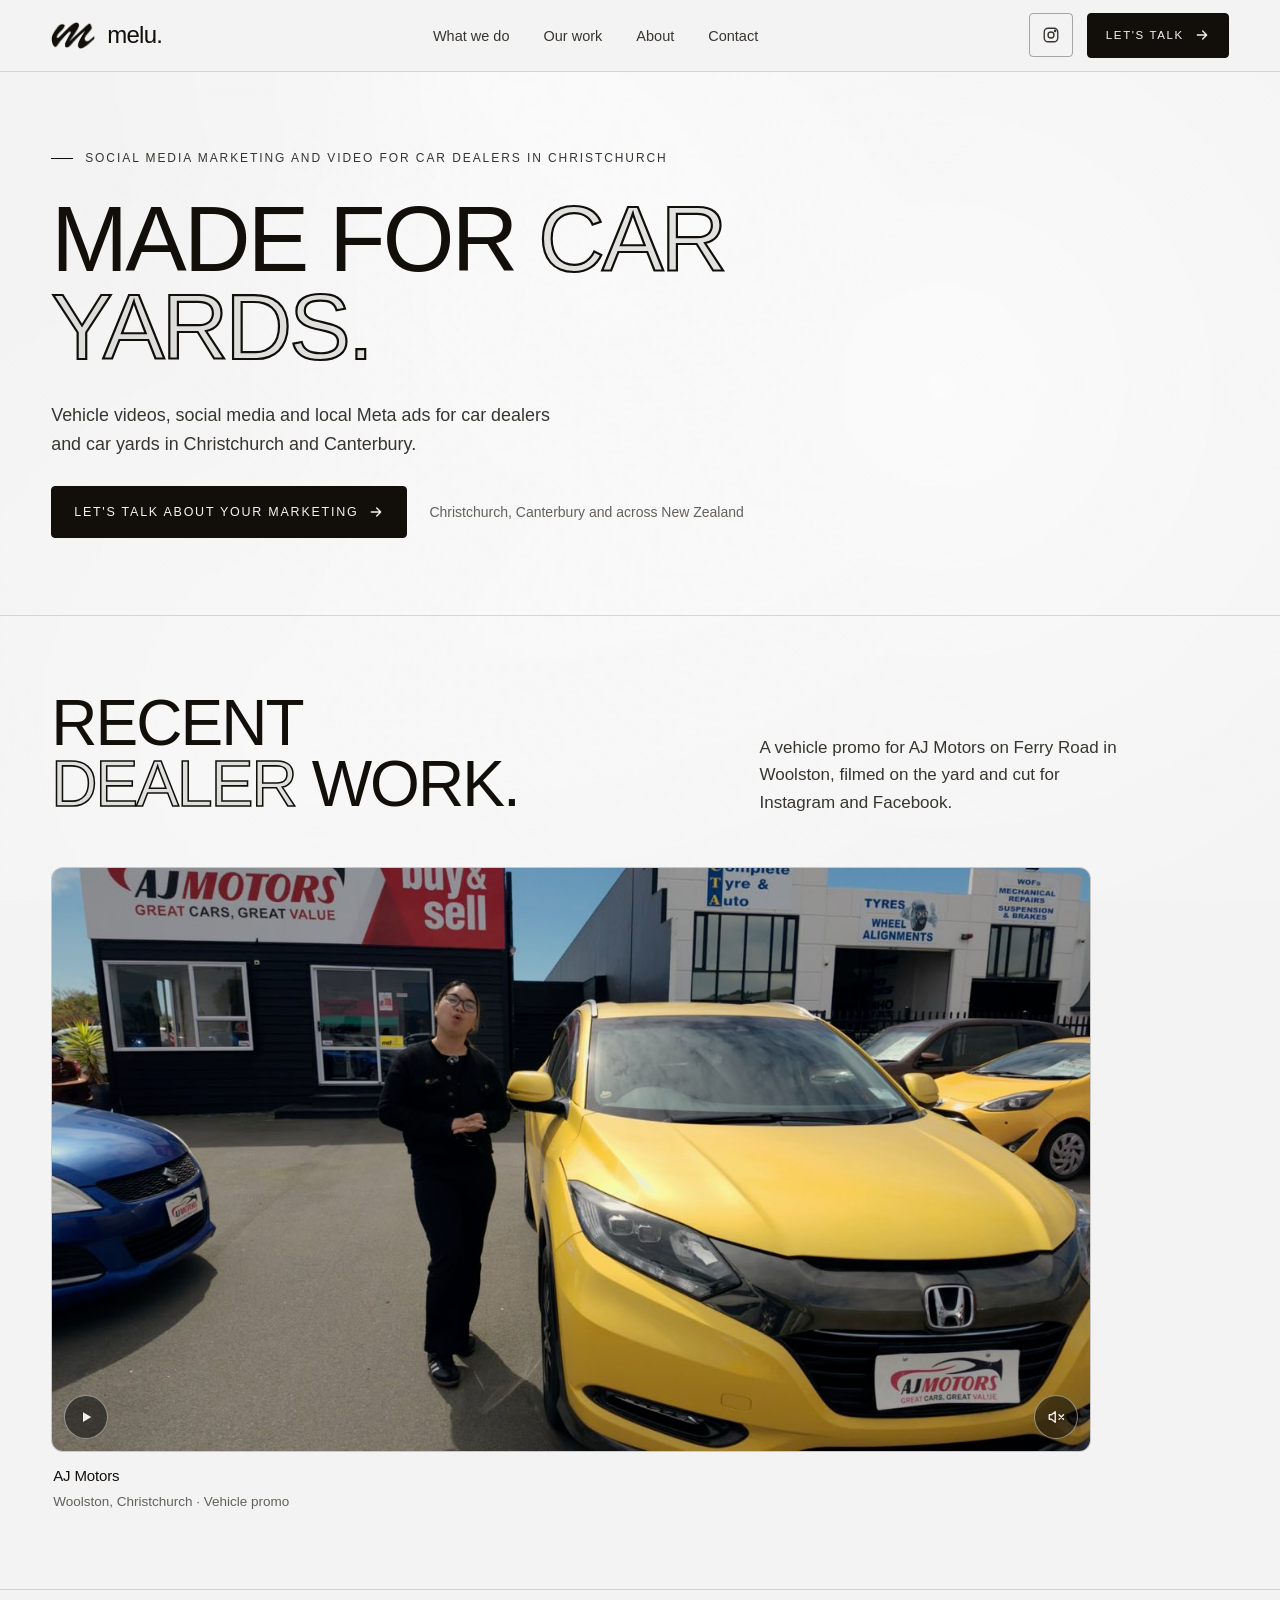
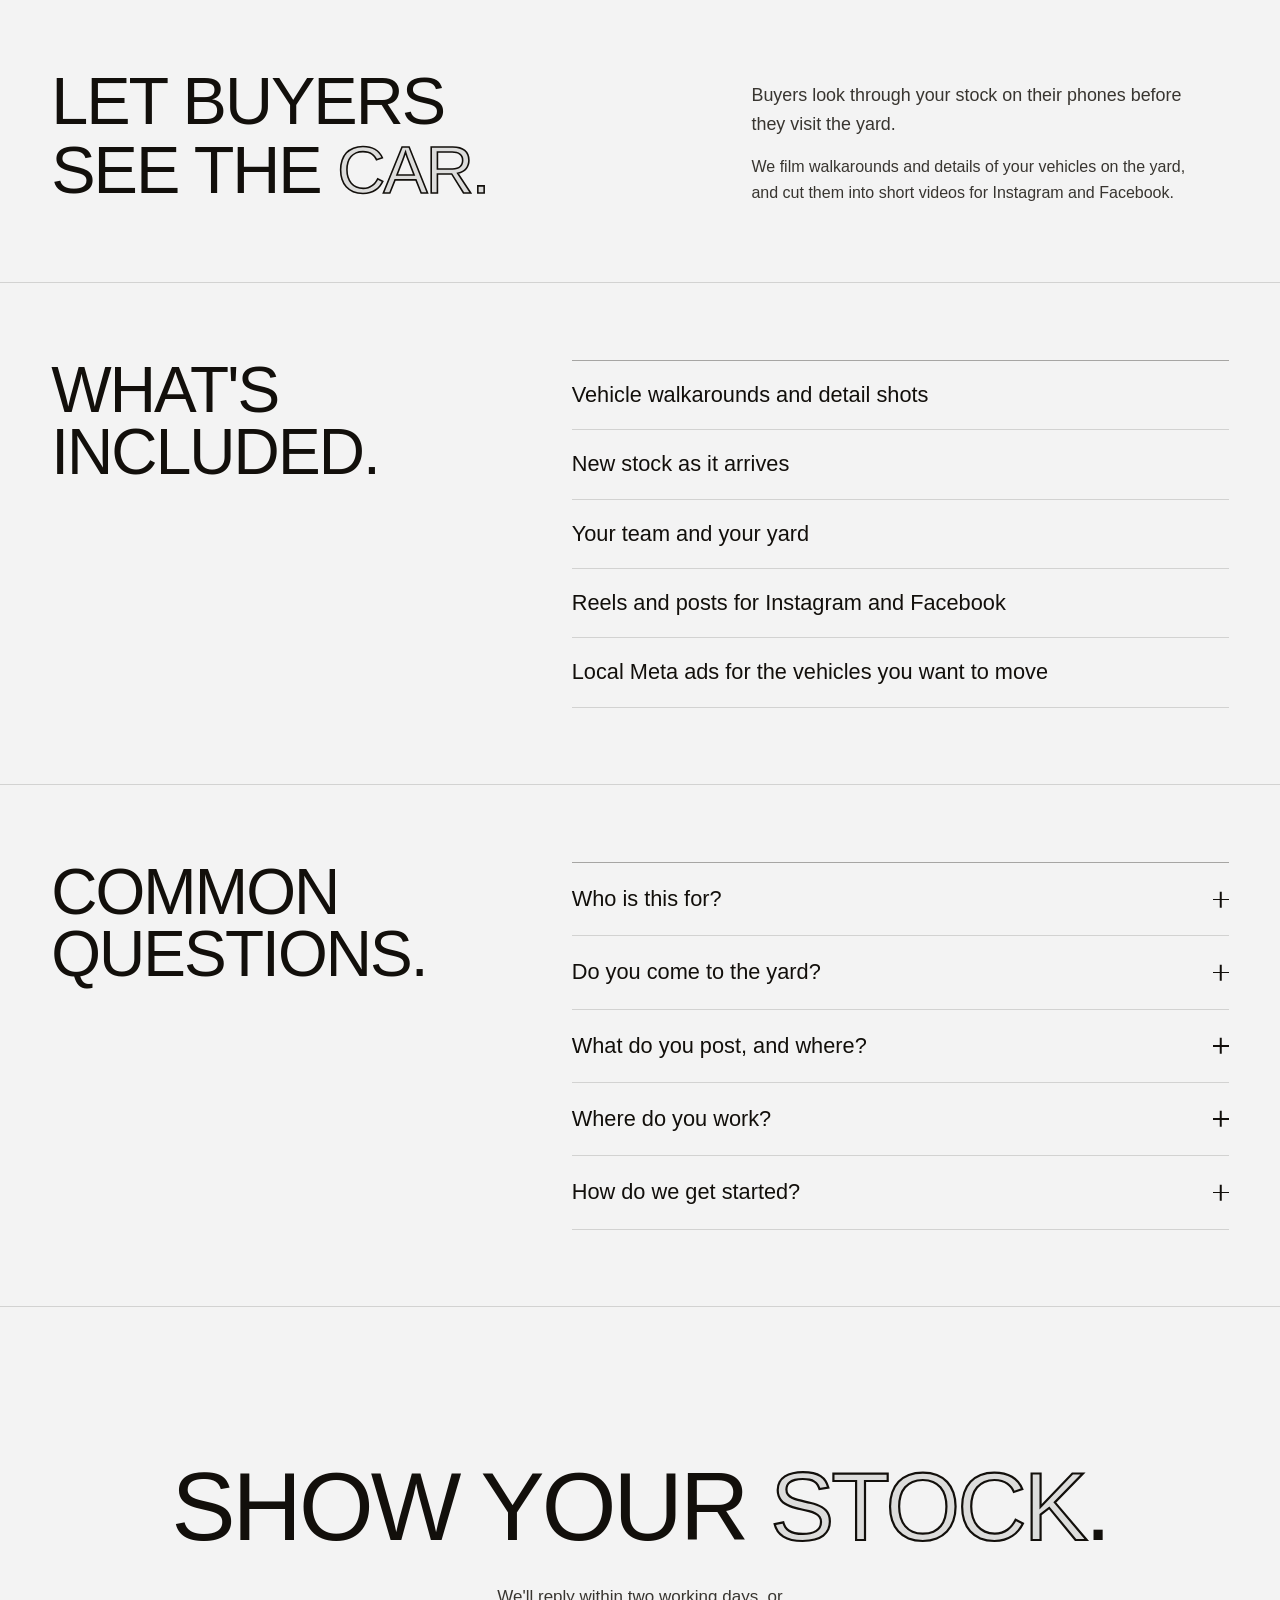
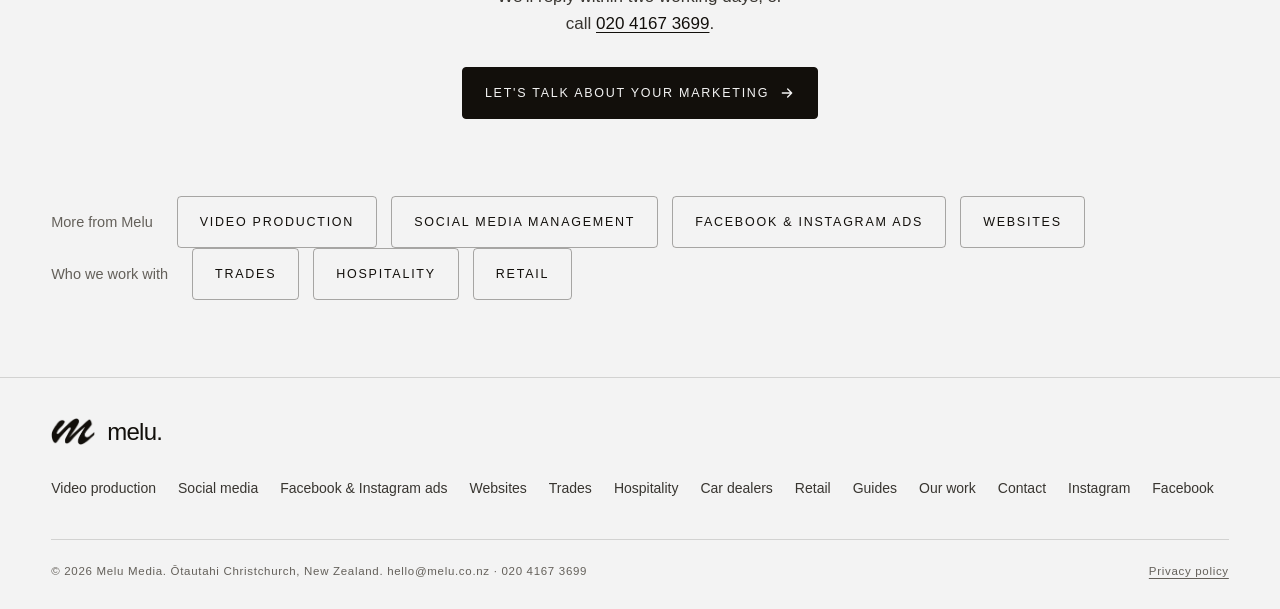
<file: marketing-for-car-dealers.html>
<!doctype html>
<html lang="en-NZ">
<head>
<meta charset="utf-8">
<meta name="viewport" content="width=device-width, initial-scale=1, viewport-fit=cover">
<title>Car Dealer Marketing & Video Christchurch | Melu Media</title>
<meta name="description" content="Vehicle videos, social media and local Meta ads for car dealers and car yards in Christchurch and Canterbury, filmed on your yard.">
<link rel="canonical" href="https://melu.co.nz/marketing-for-car-dealers">
<meta name="robots" content="index, follow, max-image-preview:large, max-snippet:-1, max-video-preview:-1">
<meta name="geo.region" content="NZ-CAN">
<meta name="geo.placename" content="Christchurch">
<meta name="theme-color" content="#f3f3f3">
<meta property="og:type" content="website">
<meta property="og:locale" content="en_NZ">
<meta property="og:site_name" content="Melu Media">
<meta property="og:title" content="Car Dealer Marketing & Video Christchurch | Melu Media">
<meta property="og:description" content="Vehicle videos, social media and local Meta ads for car dealers and car yards in Christchurch and Canterbury, filmed on your yard.">
<meta property="og:url" content="https://melu.co.nz/marketing-for-car-dealers">
<meta property="og:image" content="https://melu.co.nz/og-image.png">
<meta name="twitter:card" content="summary_large_image">
<link rel="icon" type="image/png" sizes="64x64" href="/favicon.png">
<link rel="apple-touch-icon" sizes="180x180" href="/apple-touch-icon.png">
<link rel="stylesheet" href="/styles.css?v=20261117">
<script>document.documentElement.className = 'js';</script>
<script type="application/ld+json">
{
  "@context": "https://schema.org",
  "@graph": [
    {
      "@type": "WebPage",
      "@id": "https://melu.co.nz/marketing-for-car-dealers#webpage",
      "url": "https://melu.co.nz/marketing-for-car-dealers",
      "name": "Car Dealer Marketing & Video Christchurch | Melu Media",
      "description": "Vehicle videos, social media and local Meta ads for car dealers and car yards in Christchurch and Canterbury, filmed on your yard.",
      "inLanguage": "en-NZ",
      "isPartOf": {
        "@type": "WebSite",
        "@id": "https://melu.co.nz/#website",
        "url": "https://melu.co.nz/",
        "name": "Melu Media"
      },
      "about": {
        "@id": "https://melu.co.nz/marketing-for-car-dealers#service"
      }
    },
    {
      "@type": "Service",
      "@id": "https://melu.co.nz/marketing-for-car-dealers#service",
      "name": "Social media marketing for car dealers",
      "serviceType": "Social media marketing",
      "description": "Short-form vehicle videos, social media content and local Meta ad campaigns for car dealers and car yards, filmed on the yard.",
      "url": "https://melu.co.nz/marketing-for-car-dealers",
      "provider": {
        "@type": "Organization",
        "@id": "https://melu.co.nz/#organization",
        "name": "Melu Media",
        "url": "https://melu.co.nz/"
      },
      "audience": {
        "@type": "BusinessAudience",
        "name": "Car dealers and car yards selling new and used vehicles"
      },
      "areaServed": [
        {
          "@type": "City",
          "name": "Christchurch"
        },
        {
          "@type": "AdministrativeArea",
          "name": "Canterbury"
        },
        {
          "@type": "Country",
          "name": "New Zealand"
        }
      ]
    },
    {
      "@type": "BreadcrumbList",
      "itemListElement": [
        {
          "@type": "ListItem",
          "position": 1,
          "name": "Melu Media",
          "item": "https://melu.co.nz/"
        },
        {
          "@type": "ListItem",
          "position": 2,
          "name": "Marketing for car dealers",
          "item": "https://melu.co.nz/marketing-for-car-dealers"
        }
      ]
    },
    {
      "@type": "FAQPage",
      "@id": "https://melu.co.nz/marketing-for-car-dealers#faq",
      "mainEntity": [
        {
          "@type": "Question",
          "name": "Who is this for?",
          "acceptedAnswer": {
            "@type": "Answer",
            "text": "Car dealers and car yards selling new or used vehicles, and specialist sellers such as campervan, motorbike and commercial vehicle dealers."
          }
        },
        {
          "@type": "Question",
          "name": "Do you come to the yard?",
          "acceptedAnswer": {
            "@type": "Answer",
            "text": "Yes. We film on your yard, so your stock, your signage and your team are in every video."
          }
        },
        {
          "@type": "Question",
          "name": "What do you post, and where?",
          "acceptedAnswer": {
            "@type": "Answer",
            "text": "Short videos of individual vehicles, new arrivals, your team and your yard, on Instagram and Facebook. Paid campaigns are set up in Meta Ads Manager and aimed at buyers in the areas you sell to."
          }
        },
        {
          "@type": "Question",
          "name": "Where do you work?",
          "acceptedAnswer": {
            "@type": "Answer",
            "text": "We are based in Christchurch and work across the city and the wider Canterbury region. We also travel across New Zealand."
          }
        },
        {
          "@type": "Question",
          "name": "How do we get started?",
          "acceptedAnswer": {
            "@type": "Answer",
            "text": "Send an enquiry through the contact form with a little about your business and what you would like help with. We reply within two working days."
          }
        }
      ]
    },
    {
      "@type": "VideoObject",
      "name": "AJ Motors vehicle promo",
      "description": "Promotional video for AJ Motors, a car dealer on Ferry Road in Woolston, Christchurch. Filmed and edited by Melu Media.",
      "thumbnailUrl": "https://melu.co.nz/reel-ajmotors.jpg",
      "contentUrl": "https://melu.co.nz/reel-ajmotors.mp4",
      "uploadDate": "2026-10-13T00:00:00+13:00",
      "duration": "PT14S",
      "creator": {
        "@type": "Organization",
        "@id": "https://melu.co.nz/#organization",
        "name": "Melu Media"
      }
    }
  ]
}
</script>
</head>
<body id="top">
<a class="skip" href="#main">Skip to content</a>

<header class="nav">
  <div class="wrap">
    <a class="brand" href="/" aria-label="Melu Media home"><span class="logo-mark" aria-hidden="true"></span><span class="wordmark">melu<span class="dot">.</span></span></a>
    <nav aria-label="Primary">
      <ul class="nav-links">
        <li><a href="/#services">What we do</a></li>
        <li><a href="/#work">Our work</a></li>
        <li><a href="/#about">About</a></li>
        <li><a href="/#contact">Contact</a></li>
      </ul>
    </nav>
    <div class="nav-cta">
      <a class="icon-link" href="https://www.instagram.com/melu.media/" target="_blank" rel="noopener" aria-label="Melu Media on Instagram"><svg viewBox="0 0 24 24" fill="none" stroke="currentColor" stroke-width="1.8" stroke-linecap="round" stroke-linejoin="round" aria-hidden="true"><rect x="3" y="3" width="18" height="18" rx="5"/><circle cx="12" cy="12" r="4"/><circle cx="17.5" cy="6.5" r="0.8" fill="currentColor"/></svg></a>
      <a class="btn btn-primary" href="/#contact">Let's talk <svg class="arrow" viewBox="0 0 24 24" fill="none" stroke="currentColor" stroke-width="2" stroke-linecap="round" stroke-linejoin="round" aria-hidden="true"><path d="M5 12h14M13 6l6 6-6 6"/></svg></a>
      <button class="menu-btn" id="menu-open" type="button" aria-label="Open menu" aria-controls="mobile-menu" aria-expanded="false">
        <svg viewBox="0 0 24 24" fill="none" stroke="currentColor" stroke-width="1.8" stroke-linecap="round" aria-hidden="true"><path d="M4 7h16M4 12h16M4 17h16"/></svg>
      </button>
    </div>
  </div>
</header>

<div class="mobile-menu" id="mobile-menu" role="dialog" aria-modal="true" aria-label="Menu" hidden>
  <div class="top">
    <a class="brand" href="/" aria-label="Melu Media home"><span class="logo-mark" aria-hidden="true"></span><span class="wordmark">melu<span class="dot">.</span></span></a>
    <button class="menu-btn" id="menu-close" type="button" aria-label="Close menu">
      <svg viewBox="0 0 24 24" fill="none" stroke="currentColor" stroke-width="1.8" stroke-linecap="round" aria-hidden="true"><path d="M6 6l12 12M18 6L6 18"/></svg>
    </button>
  </div>
  <ul>
        <li><a href="/#services">What we do</a></li>
        <li><a href="/#work">Our work</a></li>
        <li><a href="/#about">About</a></li>
        <li><a href="/#contact">Contact</a></li>
  </ul>
  <div class="foot">
    <a class="btn btn-primary" href="/#contact">Let's talk <svg class="arrow" viewBox="0 0 24 24" fill="none" stroke="currentColor" stroke-width="2" stroke-linecap="round" stroke-linejoin="round" aria-hidden="true"><path d="M5 12h14M13 6l6 6-6 6"/></svg></a>
    <a class="btn" href="https://www.instagram.com/melu.media/" target="_blank" rel="noopener"><svg viewBox="0 0 24 24" fill="none" stroke="currentColor" stroke-width="1.8" stroke-linecap="round" stroke-linejoin="round" aria-hidden="true"><rect x="3" y="3" width="18" height="18" rx="5"/><circle cx="12" cy="12" r="4"/><circle cx="17.5" cy="6.5" r="0.8" fill="currentColor"/></svg> @melu.media</a>
    <span class="hero-note">Ōtautahi Christchurch · New Zealand</span>
  </div>
</div>

<main id="main">

  <section class="hero">
    <canvas id="glow" aria-hidden="true"></canvas>
    <div class="wrap">
      <div class="hero-copy">
        <h1 class="eyebrow rise">Social media marketing and video for car dealers in Christchurch</h1>
        <p class="display hero-h rise d1">Made for <em>car yards.</em></p>
        <p class="lede rise d2">Vehicle videos, social media and local Meta ads for car dealers and car yards in Christchurch and Canterbury.</p>
        <div class="hero-actions rise d3">
          <a class="btn btn-primary" href="/#contact">Let's talk about your marketing <svg class="arrow" viewBox="0 0 24 24" fill="none" stroke="currentColor" stroke-width="2" stroke-linecap="round" stroke-linejoin="round" aria-hidden="true"><path d="M5 12h14M13 6l6 6-6 6"/></svg></a>
          <span class="hero-note">Christchurch, Canterbury and across New Zealand</span>
        </div>
      </div>
    </div>
  </section>

  <section class="section" aria-labelledby="work-h">
    <div class="wrap">
      <div class="work-head">
        <h2 class="display" id="work-h">Recent <em>dealer</em> work.</h2>
        <div class="work-copy">
          <p>A vehicle promo for AJ Motors on Ferry Road in Woolston, filmed on the yard and cut for Instagram and Facebook.</p>
        </div>
      </div>
      <div class="solo">
        <figure class="reel-card">
          <div class="reel wide" data-name="AJ Motors vehicle promo">
            <img src="/reel-ajmotors.jpg" width="1280" height="720" decoding="async" alt="A presenter standing beside a yellow Honda on the AJ Motors car yard in Woolston">
            <video src="/reel-ajmotors.mp4" data-small="/reel-ajmotors-sm.mp4" preload="none" muted loop playsinline controls width="1920" height="1080" aria-label="AJ Motors vehicle promo"></video>
            <button class="ctl toggle" type="button" aria-label="Play video: AJ Motors vehicle promo"><svg class="i-play" viewBox="0 0 24 24" fill="currentColor" aria-hidden="true"><path d="M8 5.5v13l11-6.5z"/></svg><svg class="i-pause" viewBox="0 0 24 24" fill="currentColor" aria-hidden="true"><path d="M7 5h3.5v14H7zM13.5 5H17v14h-3.5z"/></svg></button>
            <button class="ctl sound" type="button" aria-label="Unmute video: AJ Motors vehicle promo"><svg class="off" viewBox="0 0 24 24" fill="none" stroke="currentColor" stroke-width="1.8" stroke-linecap="round" stroke-linejoin="round" aria-hidden="true"><path d="M11 5 6 9H3v6h3l5 4z"/><path d="m22 9-6 6M16 9l6 6"/></svg><svg class="on" viewBox="0 0 24 24" fill="none" stroke="currentColor" stroke-width="1.8" stroke-linecap="round" stroke-linejoin="round" aria-hidden="true"><path d="M11 5 6 9H3v6h3l5 4z"/><path d="M15.5 8.5a5 5 0 0 1 0 7M19 5.5a10 10 0 0 1 0 13"/></svg></button>
          </div>
          <figcaption class="reel-cap">
            <span class="reel-client">AJ Motors</span>
            <span class="reel-note">Woolston, Christchurch · Vehicle promo</span>
          </figcaption>
        </figure>
      </div>
    </div>
  </section>

  <section class="statement" aria-labelledby="st-h">
    <div class="wrap">
      <h2 class="display statement-text" id="st-h">Let buyers see the <em>car.</em></h2>
      <div class="statement-body">
        <p class="lede">Buyers look through your stock on their phones before they visit the yard.</p>
        <p>We film walkarounds and details of your vehicles on the yard, and cut them into short videos for Instagram and Facebook.</p>
      </div>
    </div>
  </section>

  <section class="section" aria-labelledby="caps-h">
    <div class="wrap">
      <div class="caps-wrap">
        <h2 class="display" id="caps-h">What's included.</h2>
        <ul class="caps">
          <li>Vehicle walkarounds and detail shots</li>
          <li>New stock as it arrives</li>
          <li>Your team and your yard</li>
          <li>Reels and posts for Instagram and Facebook</li>
          <li>Local Meta ads for the vehicles you want to move</li>
        </ul>
      </div>
    </div>
  </section>

  <section class="section" id="questions" aria-labelledby="faq-h">
    <div class="wrap">
      <div class="caps-wrap">
        <h2 class="display" id="faq-h">Common questions.</h2>
        <div class="faq">
          <details class="faq-item" name="faq"><summary><h3>Who is this for?</h3><span class="faq-icon" aria-hidden="true"></span></summary><p>Car dealers and car yards selling new or used vehicles, and specialist sellers such as campervan, motorbike and commercial vehicle dealers.</p></details>
          <details class="faq-item" name="faq"><summary><h3>Do you come to the yard?</h3><span class="faq-icon" aria-hidden="true"></span></summary><p>Yes. We film on your yard, so your stock, your signage and your team are in every video.</p></details>
          <details class="faq-item" name="faq"><summary><h3>What do you post, and where?</h3><span class="faq-icon" aria-hidden="true"></span></summary><p>Short videos of individual vehicles, new arrivals, your team and your yard, on Instagram and Facebook. Paid campaigns are set up in Meta Ads Manager and aimed at buyers in the areas you sell to.</p></details>
          <details class="faq-item" name="faq"><summary><h3>Where do you work?</h3><span class="faq-icon" aria-hidden="true"></span></summary><p>We are based in Christchurch and work across the city and the wider Canterbury region. We also travel across New Zealand.</p></details>
          <details class="faq-item" name="faq"><summary><h3>How do we get started?</h3><span class="faq-icon" aria-hidden="true"></span></summary><p>Send an enquiry through the contact form with a little about your business and what you would like help with. We reply within two working days.</p></details>
        </div>
      </div>
    </div>
  </section>

  <section class="section" aria-labelledby="cta-h">
    <div class="wrap">
      <div class="cta-big">
        <h2 class="display" id="cta-h">Show your <em>stock</em>.</h2>
        <p>We'll reply within two working days, or call <a href="tel:+642041673699">020 4167 3699</a>.</p>
        <a class="btn btn-primary" href="/#contact">Let's talk about your marketing <svg class="arrow" viewBox="0 0 24 24" fill="none" stroke="currentColor" stroke-width="2" stroke-linecap="round" stroke-linejoin="round" aria-hidden="true"><path d="M5 12h14M13 6l6 6-6 6"/></svg></a>
      </div>
      <div class="more-services">
        <span class="more-label">More from Melu</span>
        <a class="btn" href="/short-form-video">Video production</a>
        <a class="btn" href="/social-media-marketing">Social media management</a>
        <a class="btn" href="/meta-ads">Facebook &amp; Instagram ads</a>
        <a class="btn" href="/websites">Websites</a>
      </div>
      <div class="more-services">
        <span class="more-label">Who we work with</span>
        <a class="btn" href="/marketing-for-trades">Trades</a>
        <a class="btn" href="/marketing-for-hospitality">Hospitality</a>
        <a class="btn" href="/marketing-for-retail">Retail</a>
      </div>
    </div>
  </section>

</main>

<footer>
  <div class="wrap">
    <a class="brand" href="/" aria-label="Melu Media home"><span class="logo-mark" aria-hidden="true"></span><span class="wordmark">melu<span class="dot">.</span></span></a>
    <ul class="links">
      <li><a href="/short-form-video">Video production</a></li>
      <li><a href="/social-media-marketing">Social media</a></li>
      <li><a href="/meta-ads">Facebook &amp; Instagram ads</a></li>
      <li><a href="/websites">Websites</a></li>
      <li><a href="/marketing-for-trades">Trades</a></li>
      <li><a href="/marketing-for-hospitality">Hospitality</a></li>
      <li><a href="/marketing-for-car-dealers">Car dealers</a></li>
      <li><a href="/marketing-for-retail">Retail</a></li>
      <li><a href="/guides/">Guides</a></li>
      <li><a href="/#work">Our work</a></li>
      <li><a href="/#contact">Contact</a></li>
      <li><a href="https://www.instagram.com/melu.media/" target="_blank" rel="noopener">Instagram</a></li>
      <li><a href="https://www.facebook.com/profile.php?id=61594397530777" target="_blank" rel="noopener">Facebook</a></li>
    </ul>
    <div class="fine">
      <span>© <span id="year">2026</span> Melu Media. Ōtautahi Christchurch, New Zealand. <!--email_off--><a href="mailto:hello@melu.co.nz">hello@melu.co.nz</a><!--/email_off--> · <a href="tel:+642041673699">020 4167 3699</a></span>
      <a href="/privacy">Privacy policy</a>
    </div>
  </div>
</footer>

<script src="/site.js?v=20261027b" defer></script>
</body>
</html>
</file>
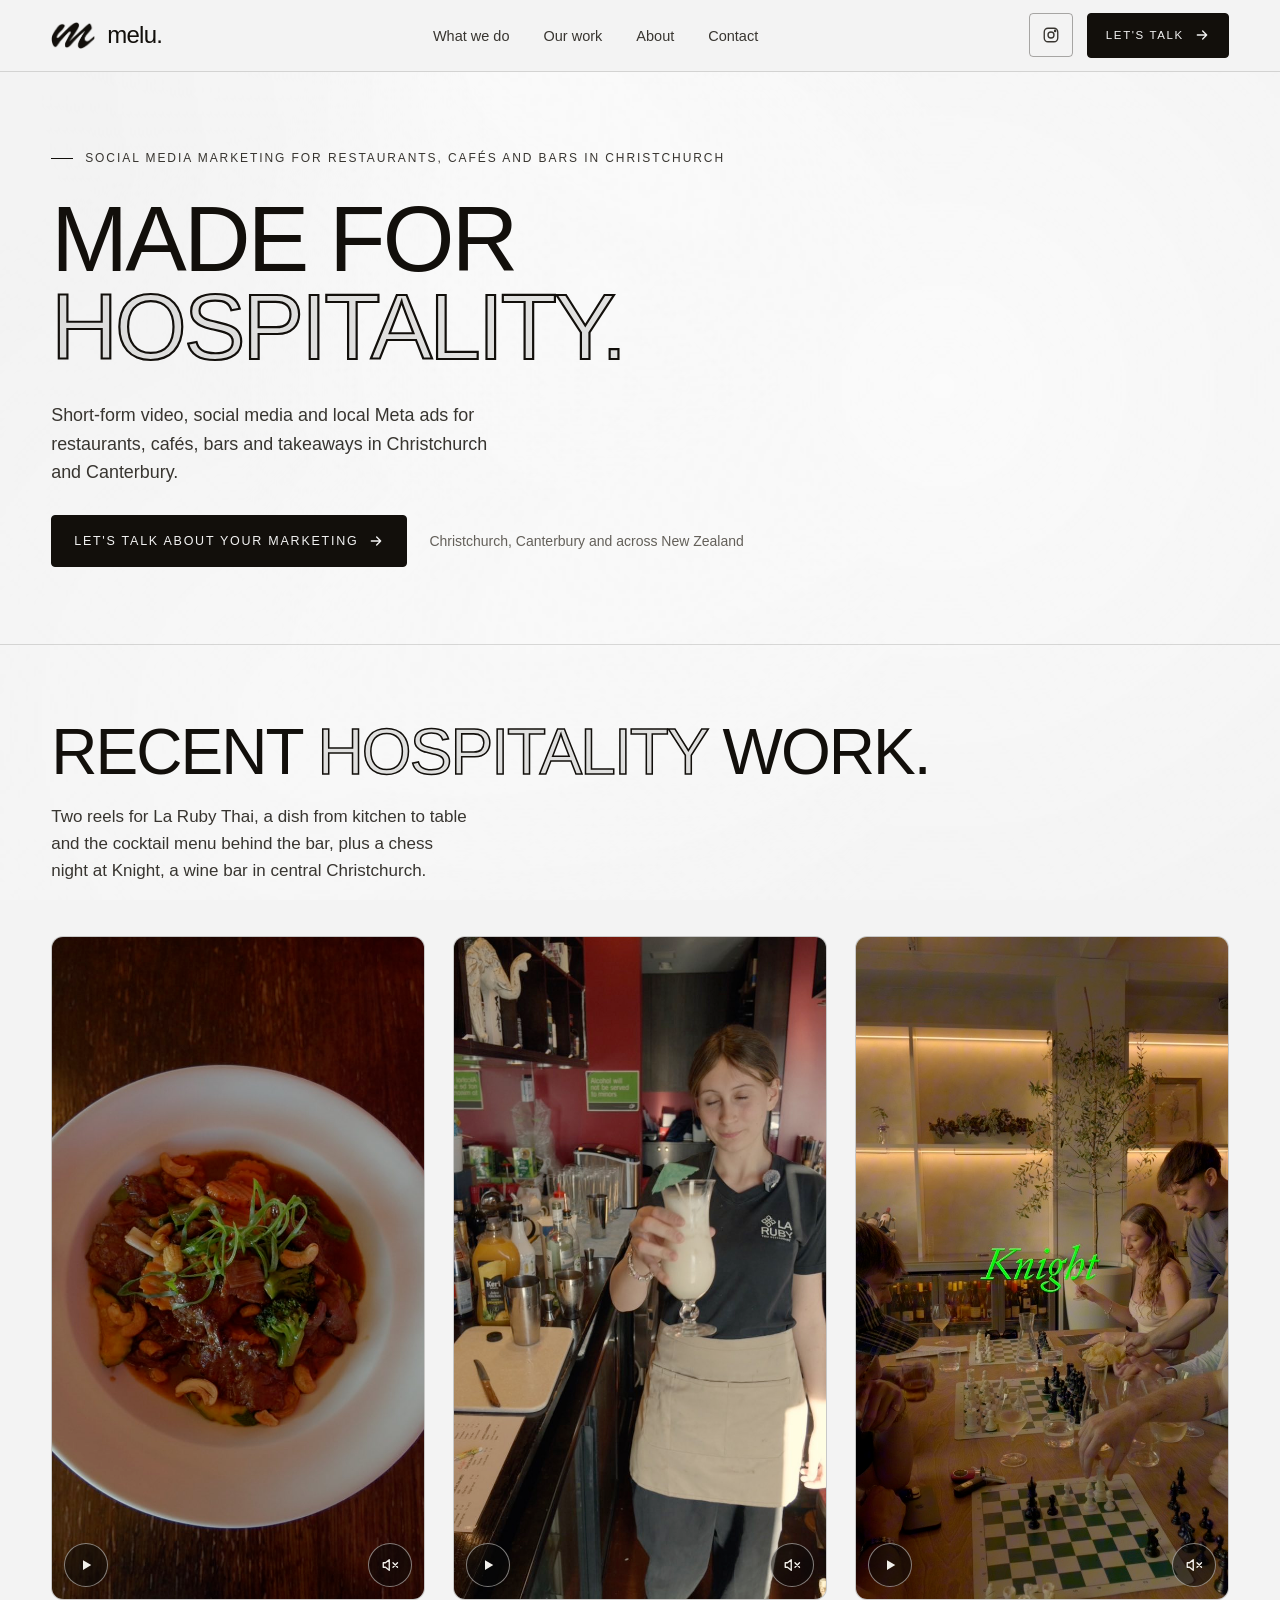
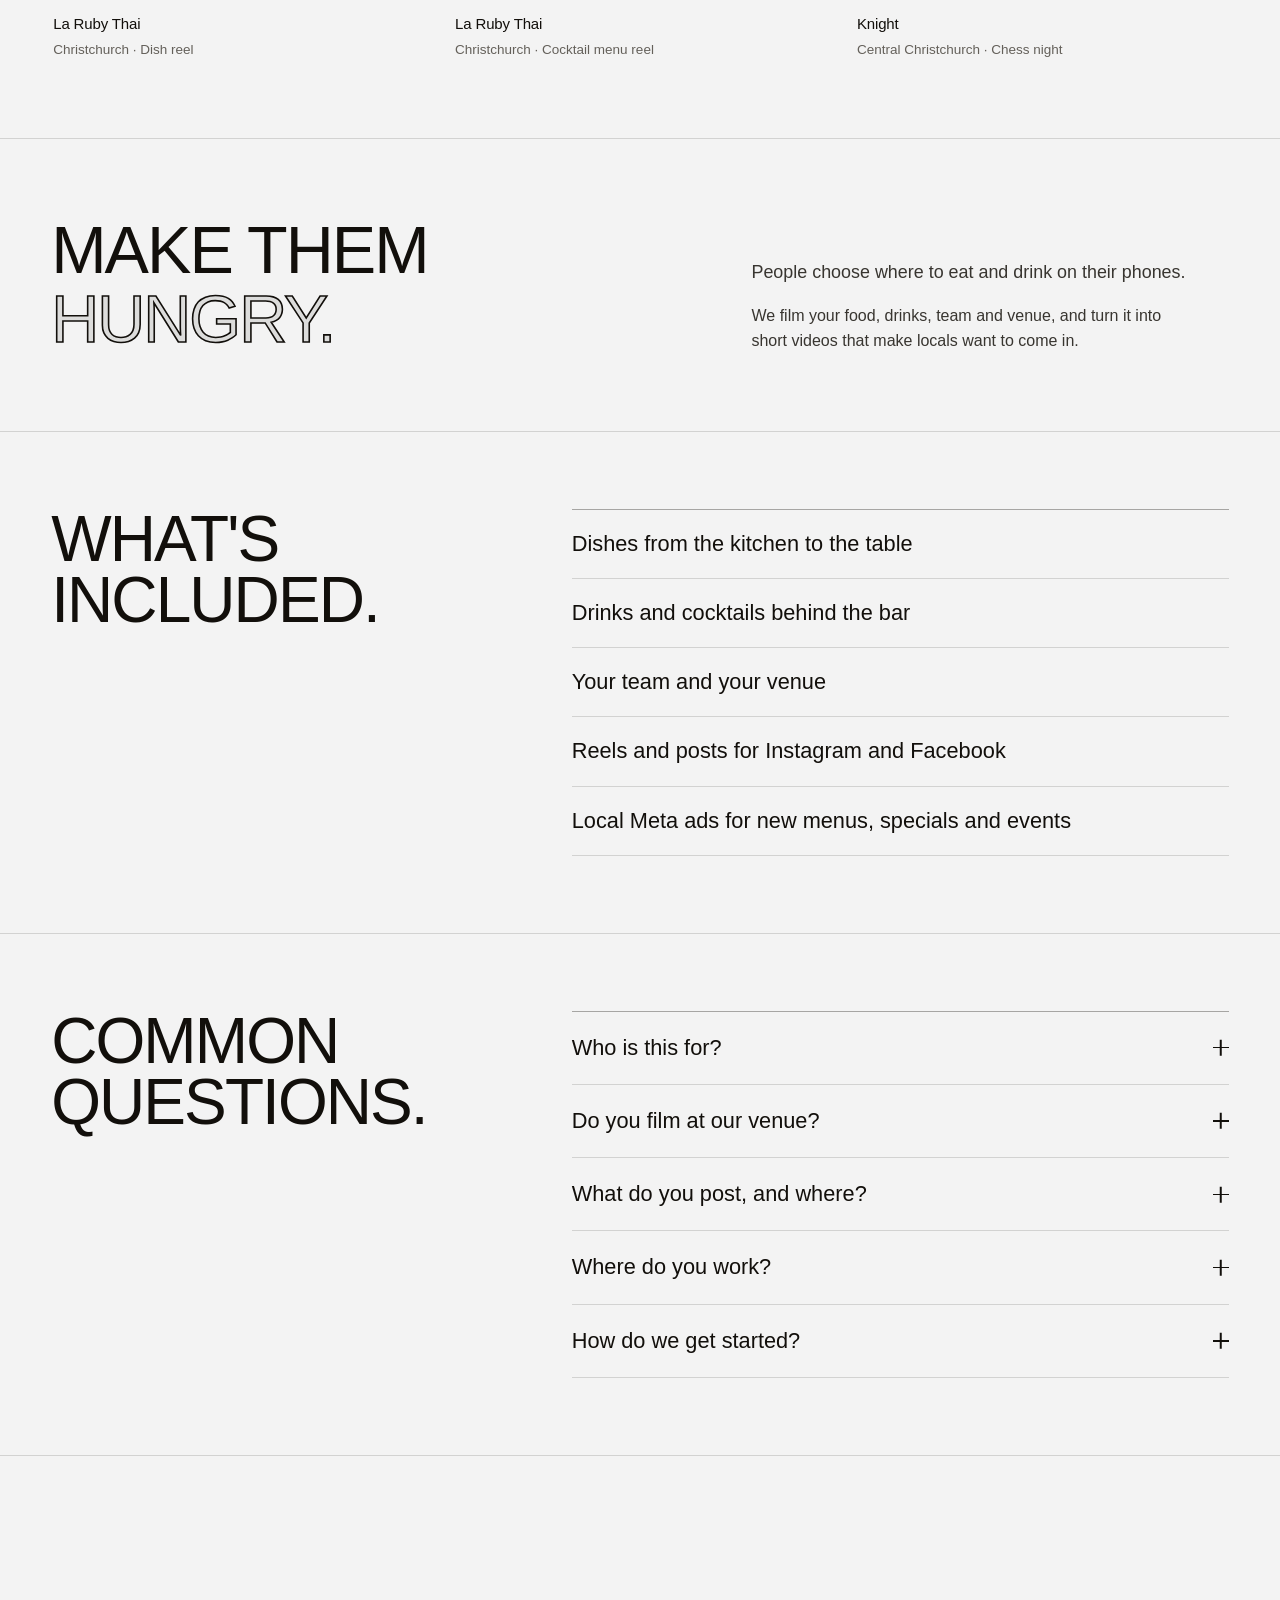
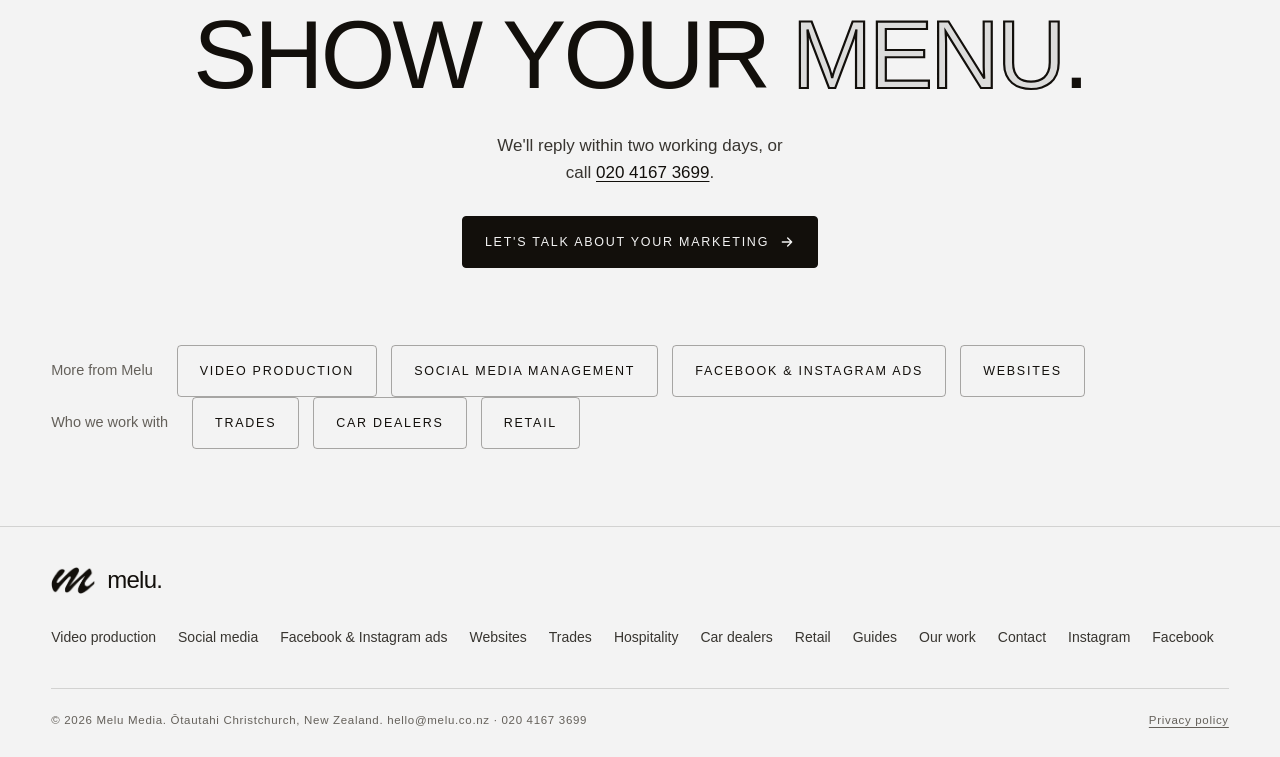
<file: marketing-for-hospitality.html>
<!doctype html>
<html lang="en-NZ">
<head>
<meta charset="utf-8">
<meta name="viewport" content="width=device-width, initial-scale=1, viewport-fit=cover">
<title>Restaurant & Café Social Media Marketing Christchurch | Melu Media</title>
<meta name="description" content="Short-form video, social media and local Meta ads for restaurants, cafés, bars and other hospitality businesses in Christchurch and Canterbury.">
<link rel="canonical" href="https://melu.co.nz/marketing-for-hospitality">
<meta name="robots" content="index, follow, max-image-preview:large, max-snippet:-1, max-video-preview:-1">
<meta name="geo.region" content="NZ-CAN">
<meta name="geo.placename" content="Christchurch">
<meta name="theme-color" content="#f3f3f3">
<meta property="og:type" content="website">
<meta property="og:locale" content="en_NZ">
<meta property="og:site_name" content="Melu Media">
<meta property="og:title" content="Restaurant & Café Social Media Marketing Christchurch | Melu Media">
<meta property="og:description" content="Short-form video, social media and local Meta ads for restaurants, cafés, bars and other hospitality businesses in Christchurch and Canterbury.">
<meta property="og:url" content="https://melu.co.nz/marketing-for-hospitality">
<meta property="og:image" content="https://melu.co.nz/og-image.png">
<meta name="twitter:card" content="summary_large_image">
<link rel="icon" type="image/png" sizes="64x64" href="/favicon.png">
<link rel="apple-touch-icon" sizes="180x180" href="/apple-touch-icon.png">
<link rel="stylesheet" href="/styles.css?v=20261117">
<script>document.documentElement.className = 'js';</script>
<script type="application/ld+json">
{
  "@context": "https://schema.org",
  "@graph": [
    {
      "@type": "WebPage",
      "@id": "https://melu.co.nz/marketing-for-hospitality#webpage",
      "url": "https://melu.co.nz/marketing-for-hospitality",
      "name": "Restaurant & Café Social Media Marketing Christchurch | Melu Media",
      "description": "Short-form video, social media and local Meta ads for restaurants, cafés, bars and other hospitality businesses in Christchurch and Canterbury.",
      "inLanguage": "en-NZ",
      "isPartOf": {
        "@type": "WebSite",
        "@id": "https://melu.co.nz/#website",
        "url": "https://melu.co.nz/",
        "name": "Melu Media"
      },
      "about": {
        "@id": "https://melu.co.nz/marketing-for-hospitality#service"
      }
    },
    {
      "@type": "Service",
      "@id": "https://melu.co.nz/marketing-for-hospitality#service",
      "name": "Social media marketing for hospitality businesses",
      "serviceType": "Social media marketing",
      "description": "Short-form video, social media content and local Meta ad campaigns for restaurants, cafés, bars and takeaways, filmed at the venue.",
      "url": "https://melu.co.nz/marketing-for-hospitality",
      "provider": {
        "@type": "Organization",
        "@id": "https://melu.co.nz/#organization",
        "name": "Melu Media",
        "url": "https://melu.co.nz/"
      },
      "audience": {
        "@type": "BusinessAudience",
        "name": "Hospitality businesses: restaurants, cafés, bars, takeaways and bakeries"
      },
      "areaServed": [
        {
          "@type": "City",
          "name": "Christchurch"
        },
        {
          "@type": "AdministrativeArea",
          "name": "Canterbury"
        },
        {
          "@type": "Country",
          "name": "New Zealand"
        }
      ]
    },
    {
      "@type": "BreadcrumbList",
      "itemListElement": [
        {
          "@type": "ListItem",
          "position": 1,
          "name": "Melu Media",
          "item": "https://melu.co.nz/"
        },
        {
          "@type": "ListItem",
          "position": 2,
          "name": "Marketing for hospitality",
          "item": "https://melu.co.nz/marketing-for-hospitality"
        }
      ]
    },
    {
      "@type": "FAQPage",
      "@id": "https://melu.co.nz/marketing-for-hospitality#faq",
      "mainEntity": [
        {
          "@type": "Question",
          "name": "Who is this for?",
          "acceptedAnswer": {
            "@type": "Answer",
            "text": "Restaurants, cafés, bars, takeaways, bakeries and other hospitality businesses that want more locals to see what they serve."
          }
        },
        {
          "@type": "Question",
          "name": "Do you film at our venue?",
          "acceptedAnswer": {
            "@type": "Answer",
            "text": "Yes. We film at your venue at a time that suits you, so it works around service."
          }
        },
        {
          "@type": "Question",
          "name": "What do you post, and where?",
          "acceptedAnswer": {
            "@type": "Answer",
            "text": "Short videos and posts of your food, drinks, team and venue, on Instagram and Facebook. Paid campaigns are set up in Meta Ads Manager and aimed at people near you."
          }
        },
        {
          "@type": "Question",
          "name": "Where do you work?",
          "acceptedAnswer": {
            "@type": "Answer",
            "text": "We are based in Christchurch and work across the city and the wider Canterbury region. We also travel across New Zealand."
          }
        },
        {
          "@type": "Question",
          "name": "How do we get started?",
          "acceptedAnswer": {
            "@type": "Answer",
            "text": "Send an enquiry through the contact form with a little about your business and what you would like help with. We reply within two working days."
          }
        }
      ]
    },
    {
      "@type": "VideoObject",
      "name": "La Ruby Thai dish reel",
      "description": "Short-form reel for La Ruby Thai restaurant in Christchurch, following a dish from the kitchen to the table. Filmed and edited by Melu Media.",
      "thumbnailUrl": "https://melu.co.nz/reel-laruby-kitchen.jpg",
      "contentUrl": "https://melu.co.nz/reel-laruby-kitchen.mp4",
      "uploadDate": "2026-10-13T00:00:00+13:00",
      "duration": "PT25S",
      "creator": {
        "@type": "Organization",
        "@id": "https://melu.co.nz/#organization",
        "name": "Melu Media"
      }
    },
    {
      "@type": "VideoObject",
      "name": "La Ruby Thai cocktail reel",
      "description": "Short-form reel for La Ruby Thai restaurant in Christchurch, showing the cocktail and mocktail menu being made at the bar. Filmed and edited by Melu Media.",
      "thumbnailUrl": "https://melu.co.nz/reel-laruby-cocktails.jpg",
      "contentUrl": "https://melu.co.nz/reel-laruby-cocktails.mp4",
      "uploadDate": "2026-10-13T00:00:00+13:00",
      "duration": "PT30S",
      "creator": {
        "@type": "Organization",
        "@id": "https://melu.co.nz/#organization",
        "name": "Melu Media"
      }
    },
    {
      "@type": "VideoObject",
      "name": "Knight chess night reel",
      "description": "Short-form reel for Knight, a wine bar on Hereford Street in central Christchurch, showing a chess night with wine at the bar. Filmed and edited by Melu Media.",
      "thumbnailUrl": "https://melu.co.nz/reel-knight.jpg",
      "contentUrl": "https://melu.co.nz/reel-knight.mp4",
      "uploadDate": "2026-11-13T00:00:00+13:00",
      "duration": "PT24S",
      "creator": {
        "@type": "Organization",
        "@id": "https://melu.co.nz/#organization",
        "name": "Melu Media"
      }
    }
  ]
}
</script>
</head>
<body id="top">
<a class="skip" href="#main">Skip to content</a>

<header class="nav">
  <div class="wrap">
    <a class="brand" href="/" aria-label="Melu Media home"><span class="logo-mark" aria-hidden="true"></span><span class="wordmark">melu<span class="dot">.</span></span></a>
    <nav aria-label="Primary">
      <ul class="nav-links">
        <li><a href="/#services">What we do</a></li>
        <li><a href="/#work">Our work</a></li>
        <li><a href="/#about">About</a></li>
        <li><a href="/#contact">Contact</a></li>
      </ul>
    </nav>
    <div class="nav-cta">
      <a class="icon-link" href="https://www.instagram.com/melu.media/" target="_blank" rel="noopener" aria-label="Melu Media on Instagram"><svg viewBox="0 0 24 24" fill="none" stroke="currentColor" stroke-width="1.8" stroke-linecap="round" stroke-linejoin="round" aria-hidden="true"><rect x="3" y="3" width="18" height="18" rx="5"/><circle cx="12" cy="12" r="4"/><circle cx="17.5" cy="6.5" r="0.8" fill="currentColor"/></svg></a>
      <a class="btn btn-primary" href="/#contact">Let's talk <svg class="arrow" viewBox="0 0 24 24" fill="none" stroke="currentColor" stroke-width="2" stroke-linecap="round" stroke-linejoin="round" aria-hidden="true"><path d="M5 12h14M13 6l6 6-6 6"/></svg></a>
      <button class="menu-btn" id="menu-open" type="button" aria-label="Open menu" aria-controls="mobile-menu" aria-expanded="false">
        <svg viewBox="0 0 24 24" fill="none" stroke="currentColor" stroke-width="1.8" stroke-linecap="round" aria-hidden="true"><path d="M4 7h16M4 12h16M4 17h16"/></svg>
      </button>
    </div>
  </div>
</header>

<div class="mobile-menu" id="mobile-menu" role="dialog" aria-modal="true" aria-label="Menu" hidden>
  <div class="top">
    <a class="brand" href="/" aria-label="Melu Media home"><span class="logo-mark" aria-hidden="true"></span><span class="wordmark">melu<span class="dot">.</span></span></a>
    <button class="menu-btn" id="menu-close" type="button" aria-label="Close menu">
      <svg viewBox="0 0 24 24" fill="none" stroke="currentColor" stroke-width="1.8" stroke-linecap="round" aria-hidden="true"><path d="M6 6l12 12M18 6L6 18"/></svg>
    </button>
  </div>
  <ul>
        <li><a href="/#services">What we do</a></li>
        <li><a href="/#work">Our work</a></li>
        <li><a href="/#about">About</a></li>
        <li><a href="/#contact">Contact</a></li>
  </ul>
  <div class="foot">
    <a class="btn btn-primary" href="/#contact">Let's talk <svg class="arrow" viewBox="0 0 24 24" fill="none" stroke="currentColor" stroke-width="2" stroke-linecap="round" stroke-linejoin="round" aria-hidden="true"><path d="M5 12h14M13 6l6 6-6 6"/></svg></a>
    <a class="btn" href="https://www.instagram.com/melu.media/" target="_blank" rel="noopener"><svg viewBox="0 0 24 24" fill="none" stroke="currentColor" stroke-width="1.8" stroke-linecap="round" stroke-linejoin="round" aria-hidden="true"><rect x="3" y="3" width="18" height="18" rx="5"/><circle cx="12" cy="12" r="4"/><circle cx="17.5" cy="6.5" r="0.8" fill="currentColor"/></svg> @melu.media</a>
    <span class="hero-note">Ōtautahi Christchurch · New Zealand</span>
  </div>
</div>

<main id="main">

  <section class="hero">
    <canvas id="glow" aria-hidden="true"></canvas>
    <div class="wrap">
      <div class="hero-copy">
        <h1 class="eyebrow rise">Social media marketing for restaurants, cafés and bars in Christchurch</h1>
        <p class="display hero-h rise d1">Made for <em>hospitality.</em></p>
        <p class="lede rise d2">Short-form video, social media and local Meta ads for restaurants, cafés, bars and takeaways in Christchurch and Canterbury.</p>
        <div class="hero-actions rise d3">
          <a class="btn btn-primary" href="/#contact">Let's talk about your marketing <svg class="arrow" viewBox="0 0 24 24" fill="none" stroke="currentColor" stroke-width="2" stroke-linecap="round" stroke-linejoin="round" aria-hidden="true"><path d="M5 12h14M13 6l6 6-6 6"/></svg></a>
          <span class="hero-note">Christchurch, Canterbury and across New Zealand</span>
        </div>
      </div>
    </div>
  </section>

  <section class="section" aria-labelledby="work-h">
    <div class="wrap">
      <div class="feature-copy">
        <h2 class="display" id="work-h">Recent <em>hospitality</em> work.</h2>
        <p>Two reels for La Ruby Thai, a dish from kitchen to table and the cocktail menu behind the bar, plus a chess night at Knight, a wine bar in central Christchurch.</p>
      </div>
      <div class="reels">
        <figure class="reel-card">
          <div class="reel" data-name="La Ruby Thai dish reel">
            <img src="/reel-laruby-kitchen.jpg" width="720" height="1280" decoding="async" alt="A plated Thai beef dish with cashews at La Ruby Thai">
            <video src="/reel-laruby-kitchen.mp4" data-small="/reel-laruby-kitchen-sm.mp4" preload="none" muted loop playsinline controls width="720" height="1280" aria-label="La Ruby Thai dish reel"></video>
            <button class="ctl toggle" type="button" aria-label="Play video: La Ruby Thai dish reel"><svg class="i-play" viewBox="0 0 24 24" fill="currentColor" aria-hidden="true"><path d="M8 5.5v13l11-6.5z"/></svg><svg class="i-pause" viewBox="0 0 24 24" fill="currentColor" aria-hidden="true"><path d="M7 5h3.5v14H7zM13.5 5H17v14h-3.5z"/></svg></button>
            <button class="ctl sound" type="button" aria-label="Unmute video: La Ruby Thai dish reel"><svg class="off" viewBox="0 0 24 24" fill="none" stroke="currentColor" stroke-width="1.8" stroke-linecap="round" stroke-linejoin="round" aria-hidden="true"><path d="M11 5 6 9H3v6h3l5 4z"/><path d="m22 9-6 6M16 9l6 6"/></svg><svg class="on" viewBox="0 0 24 24" fill="none" stroke="currentColor" stroke-width="1.8" stroke-linecap="round" stroke-linejoin="round" aria-hidden="true"><path d="M11 5 6 9H3v6h3l5 4z"/><path d="M15.5 8.5a5 5 0 0 1 0 7M19 5.5a10 10 0 0 1 0 13"/></svg></button>
          </div>
          <figcaption class="reel-cap">
            <span class="reel-client">La Ruby Thai</span>
            <span class="reel-note">Christchurch · Dish reel</span>
          </figcaption>
        </figure>
        <figure class="reel-card">
          <div class="reel" data-name="La Ruby Thai cocktail reel">
            <img src="/reel-laruby-cocktails.jpg" width="720" height="1280" decoding="async" alt="A bartender at La Ruby Thai holding a finished cocktail">
            <video src="/reel-laruby-cocktails.mp4" data-small="/reel-laruby-cocktails-sm.mp4" preload="none" muted loop playsinline controls width="720" height="1280" aria-label="La Ruby Thai cocktail reel"></video>
            <button class="ctl toggle" type="button" aria-label="Play video: La Ruby Thai cocktail reel"><svg class="i-play" viewBox="0 0 24 24" fill="currentColor" aria-hidden="true"><path d="M8 5.5v13l11-6.5z"/></svg><svg class="i-pause" viewBox="0 0 24 24" fill="currentColor" aria-hidden="true"><path d="M7 5h3.5v14H7zM13.5 5H17v14h-3.5z"/></svg></button>
            <button class="ctl sound" type="button" aria-label="Unmute video: La Ruby Thai cocktail reel"><svg class="off" viewBox="0 0 24 24" fill="none" stroke="currentColor" stroke-width="1.8" stroke-linecap="round" stroke-linejoin="round" aria-hidden="true"><path d="M11 5 6 9H3v6h3l5 4z"/><path d="m22 9-6 6M16 9l6 6"/></svg><svg class="on" viewBox="0 0 24 24" fill="none" stroke="currentColor" stroke-width="1.8" stroke-linecap="round" stroke-linejoin="round" aria-hidden="true"><path d="M11 5 6 9H3v6h3l5 4z"/><path d="M15.5 8.5a5 5 0 0 1 0 7M19 5.5a10 10 0 0 1 0 13"/></svg></button>
          </div>
          <figcaption class="reel-cap">
            <span class="reel-client">La Ruby Thai</span>
            <span class="reel-note">Christchurch · Cocktail menu reel</span>
          </figcaption>
        </figure>
        <figure class="reel-card">
          <div class="reel" data-name="Knight chess night reel">
            <img src="/reel-knight.jpg" width="720" height="1280" decoding="async" alt="Groups playing chess over wine at Knight wine bar in central Christchurch">
            <video src="/reel-knight.mp4" data-small="/reel-knight-sm.mp4" preload="none" muted loop playsinline controls width="720" height="1280" aria-label="Knight chess night reel"></video>
            <button class="ctl toggle" type="button" aria-label="Play video: Knight chess night reel"><svg class="i-play" viewBox="0 0 24 24" fill="currentColor" aria-hidden="true"><path d="M8 5.5v13l11-6.5z"/></svg><svg class="i-pause" viewBox="0 0 24 24" fill="currentColor" aria-hidden="true"><path d="M7 5h3.5v14H7zM13.5 5H17v14h-3.5z"/></svg></button>
            <button class="ctl sound" type="button" aria-label="Unmute video: Knight chess night reel"><svg class="off" viewBox="0 0 24 24" fill="none" stroke="currentColor" stroke-width="1.8" stroke-linecap="round" stroke-linejoin="round" aria-hidden="true"><path d="M11 5 6 9H3v6h3l5 4z"/><path d="m22 9-6 6M16 9l6 6"/></svg><svg class="on" viewBox="0 0 24 24" fill="none" stroke="currentColor" stroke-width="1.8" stroke-linecap="round" stroke-linejoin="round" aria-hidden="true"><path d="M11 5 6 9H3v6h3l5 4z"/><path d="M15.5 8.5a5 5 0 0 1 0 7M19 5.5a10 10 0 0 1 0 13"/></svg></button>
          </div>
          <figcaption class="reel-cap">
            <span class="reel-client">Knight</span>
            <span class="reel-note">Central Christchurch · Chess night</span>
          </figcaption>
        </figure>
      </div>
    </div>
  </section>

  <section class="statement" aria-labelledby="st-h">
    <div class="wrap">
      <h2 class="display statement-text" id="st-h">Make them <em>hungry.</em></h2>
      <div class="statement-body">
        <p class="lede">People choose where to eat and drink on their phones.</p>
        <p>We film your food, drinks, team and venue, and turn it into short videos that make locals want to come in.</p>
      </div>
    </div>
  </section>

  <section class="section" aria-labelledby="caps-h">
    <div class="wrap">
      <div class="caps-wrap">
        <h2 class="display" id="caps-h">What's included.</h2>
        <ul class="caps">
          <li>Dishes from the kitchen to the table</li>
          <li>Drinks and cocktails behind the bar</li>
          <li>Your team and your venue</li>
          <li>Reels and posts for Instagram and Facebook</li>
          <li>Local Meta ads for new menus, specials and events</li>
        </ul>
      </div>
    </div>
  </section>

  <section class="section" id="questions" aria-labelledby="faq-h">
    <div class="wrap">
      <div class="caps-wrap">
        <h2 class="display" id="faq-h">Common questions.</h2>
        <div class="faq">
          <details class="faq-item" name="faq"><summary><h3>Who is this for?</h3><span class="faq-icon" aria-hidden="true"></span></summary><p>Restaurants, cafés, bars, takeaways, bakeries and other hospitality businesses that want more locals to see what they serve.</p></details>
          <details class="faq-item" name="faq"><summary><h3>Do you film at our venue?</h3><span class="faq-icon" aria-hidden="true"></span></summary><p>Yes. We film at your venue at a time that suits you, so it works around service.</p></details>
          <details class="faq-item" name="faq"><summary><h3>What do you post, and where?</h3><span class="faq-icon" aria-hidden="true"></span></summary><p>Short videos and posts of your food, drinks, team and venue, on Instagram and Facebook. Paid campaigns are set up in Meta Ads Manager and aimed at people near you.</p></details>
          <details class="faq-item" name="faq"><summary><h3>Where do you work?</h3><span class="faq-icon" aria-hidden="true"></span></summary><p>We are based in Christchurch and work across the city and the wider Canterbury region. We also travel across New Zealand.</p></details>
          <details class="faq-item" name="faq"><summary><h3>How do we get started?</h3><span class="faq-icon" aria-hidden="true"></span></summary><p>Send an enquiry through the contact form with a little about your business and what you would like help with. We reply within two working days.</p></details>
        </div>
      </div>
    </div>
  </section>

  <section class="section" aria-labelledby="cta-h">
    <div class="wrap">
      <div class="cta-big">
        <h2 class="display" id="cta-h">Show your <em>menu</em>.</h2>
        <p>We'll reply within two working days, or call <a href="tel:+642041673699">020 4167 3699</a>.</p>
        <a class="btn btn-primary" href="/#contact">Let's talk about your marketing <svg class="arrow" viewBox="0 0 24 24" fill="none" stroke="currentColor" stroke-width="2" stroke-linecap="round" stroke-linejoin="round" aria-hidden="true"><path d="M5 12h14M13 6l6 6-6 6"/></svg></a>
      </div>
      <div class="more-services">
        <span class="more-label">More from Melu</span>
        <a class="btn" href="/short-form-video">Video production</a>
        <a class="btn" href="/social-media-marketing">Social media management</a>
        <a class="btn" href="/meta-ads">Facebook &amp; Instagram ads</a>
        <a class="btn" href="/websites">Websites</a>
      </div>
      <div class="more-services">
        <span class="more-label">Who we work with</span>
        <a class="btn" href="/marketing-for-trades">Trades</a>
        <a class="btn" href="/marketing-for-car-dealers">Car dealers</a>
        <a class="btn" href="/marketing-for-retail">Retail</a>
      </div>
    </div>
  </section>

</main>

<footer>
  <div class="wrap">
    <a class="brand" href="/" aria-label="Melu Media home"><span class="logo-mark" aria-hidden="true"></span><span class="wordmark">melu<span class="dot">.</span></span></a>
    <ul class="links">
      <li><a href="/short-form-video">Video production</a></li>
      <li><a href="/social-media-marketing">Social media</a></li>
      <li><a href="/meta-ads">Facebook &amp; Instagram ads</a></li>
      <li><a href="/websites">Websites</a></li>
      <li><a href="/marketing-for-trades">Trades</a></li>
      <li><a href="/marketing-for-hospitality">Hospitality</a></li>
      <li><a href="/marketing-for-car-dealers">Car dealers</a></li>
      <li><a href="/marketing-for-retail">Retail</a></li>
      <li><a href="/guides/">Guides</a></li>
      <li><a href="/#work">Our work</a></li>
      <li><a href="/#contact">Contact</a></li>
      <li><a href="https://www.instagram.com/melu.media/" target="_blank" rel="noopener">Instagram</a></li>
      <li><a href="https://www.facebook.com/profile.php?id=61594397530777" target="_blank" rel="noopener">Facebook</a></li>
    </ul>
    <div class="fine">
      <span>© <span id="year">2026</span> Melu Media. Ōtautahi Christchurch, New Zealand. <!--email_off--><a href="mailto:hello@melu.co.nz">hello@melu.co.nz</a><!--/email_off--> · <a href="tel:+642041673699">020 4167 3699</a></span>
      <a href="/privacy">Privacy policy</a>
    </div>
  </div>
</footer>

<script src="/site.js?v=20261027b" defer></script>
</body>
</html>
</file>
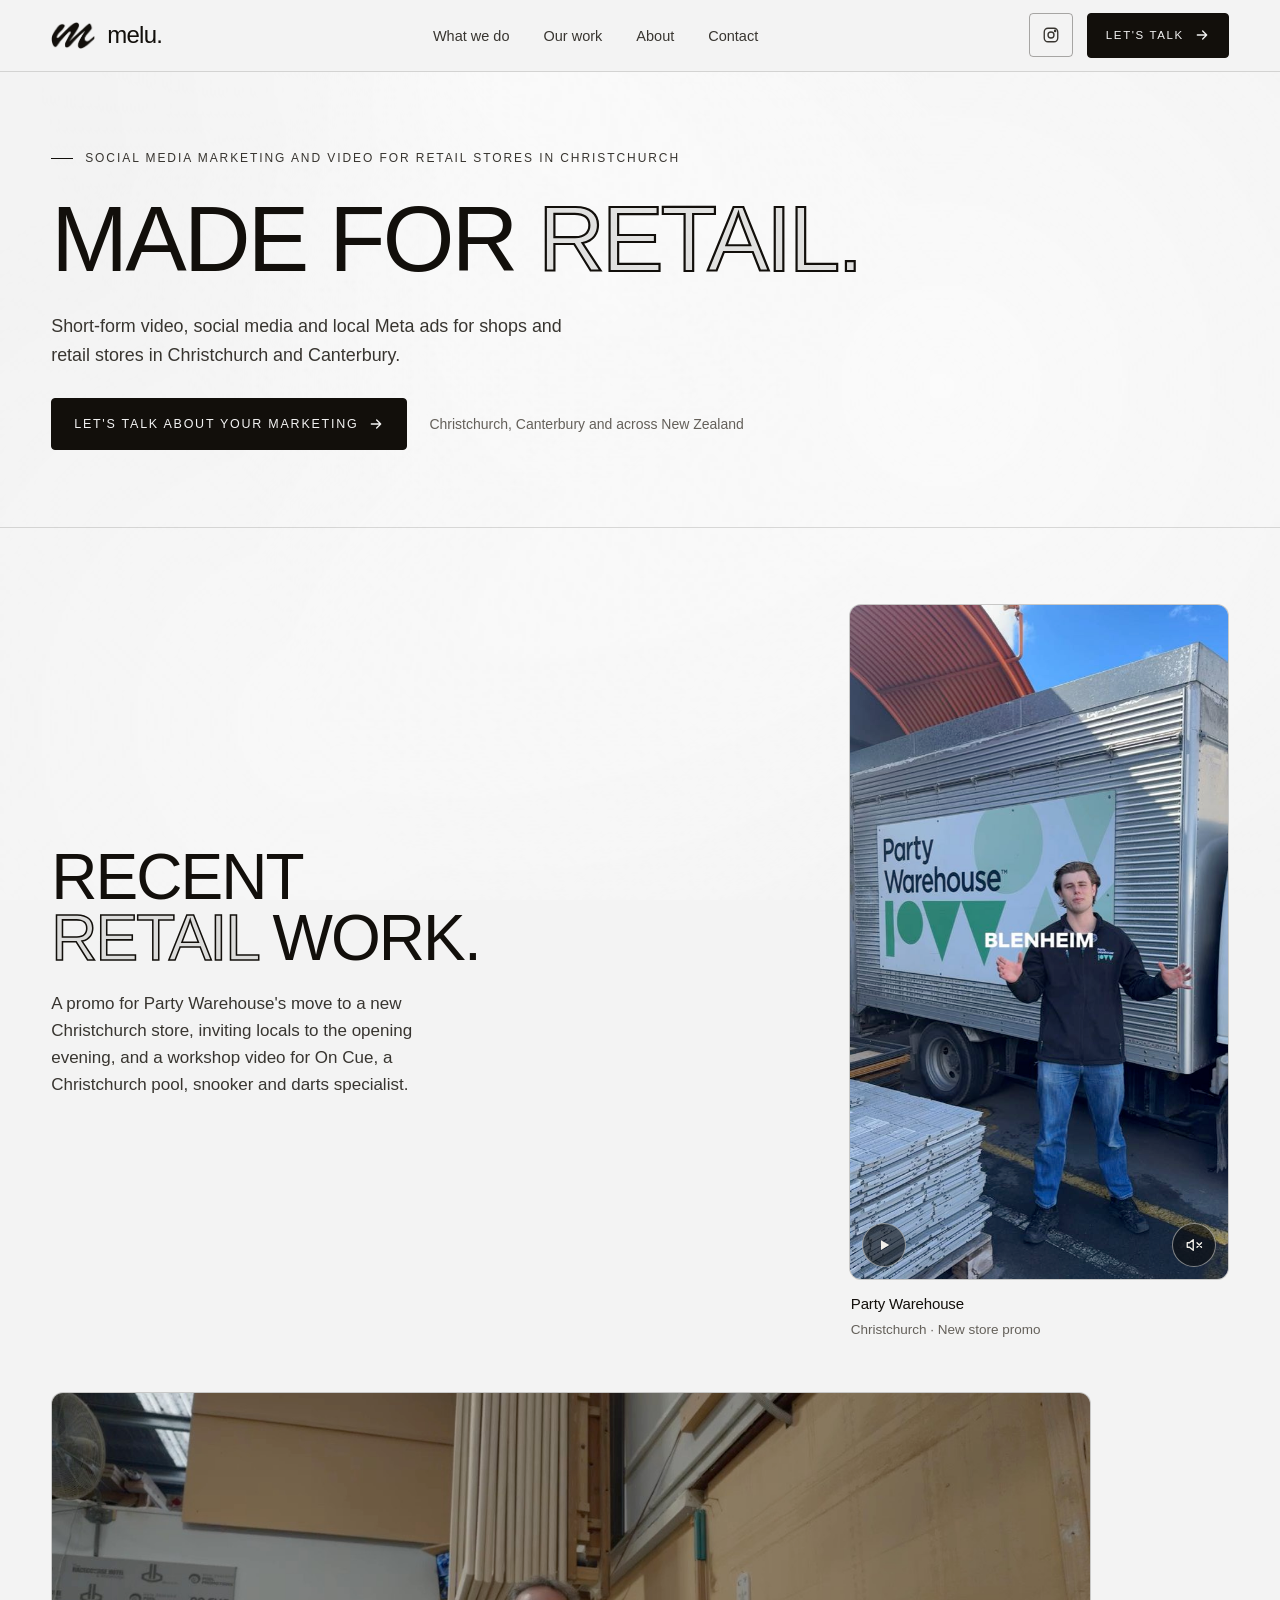
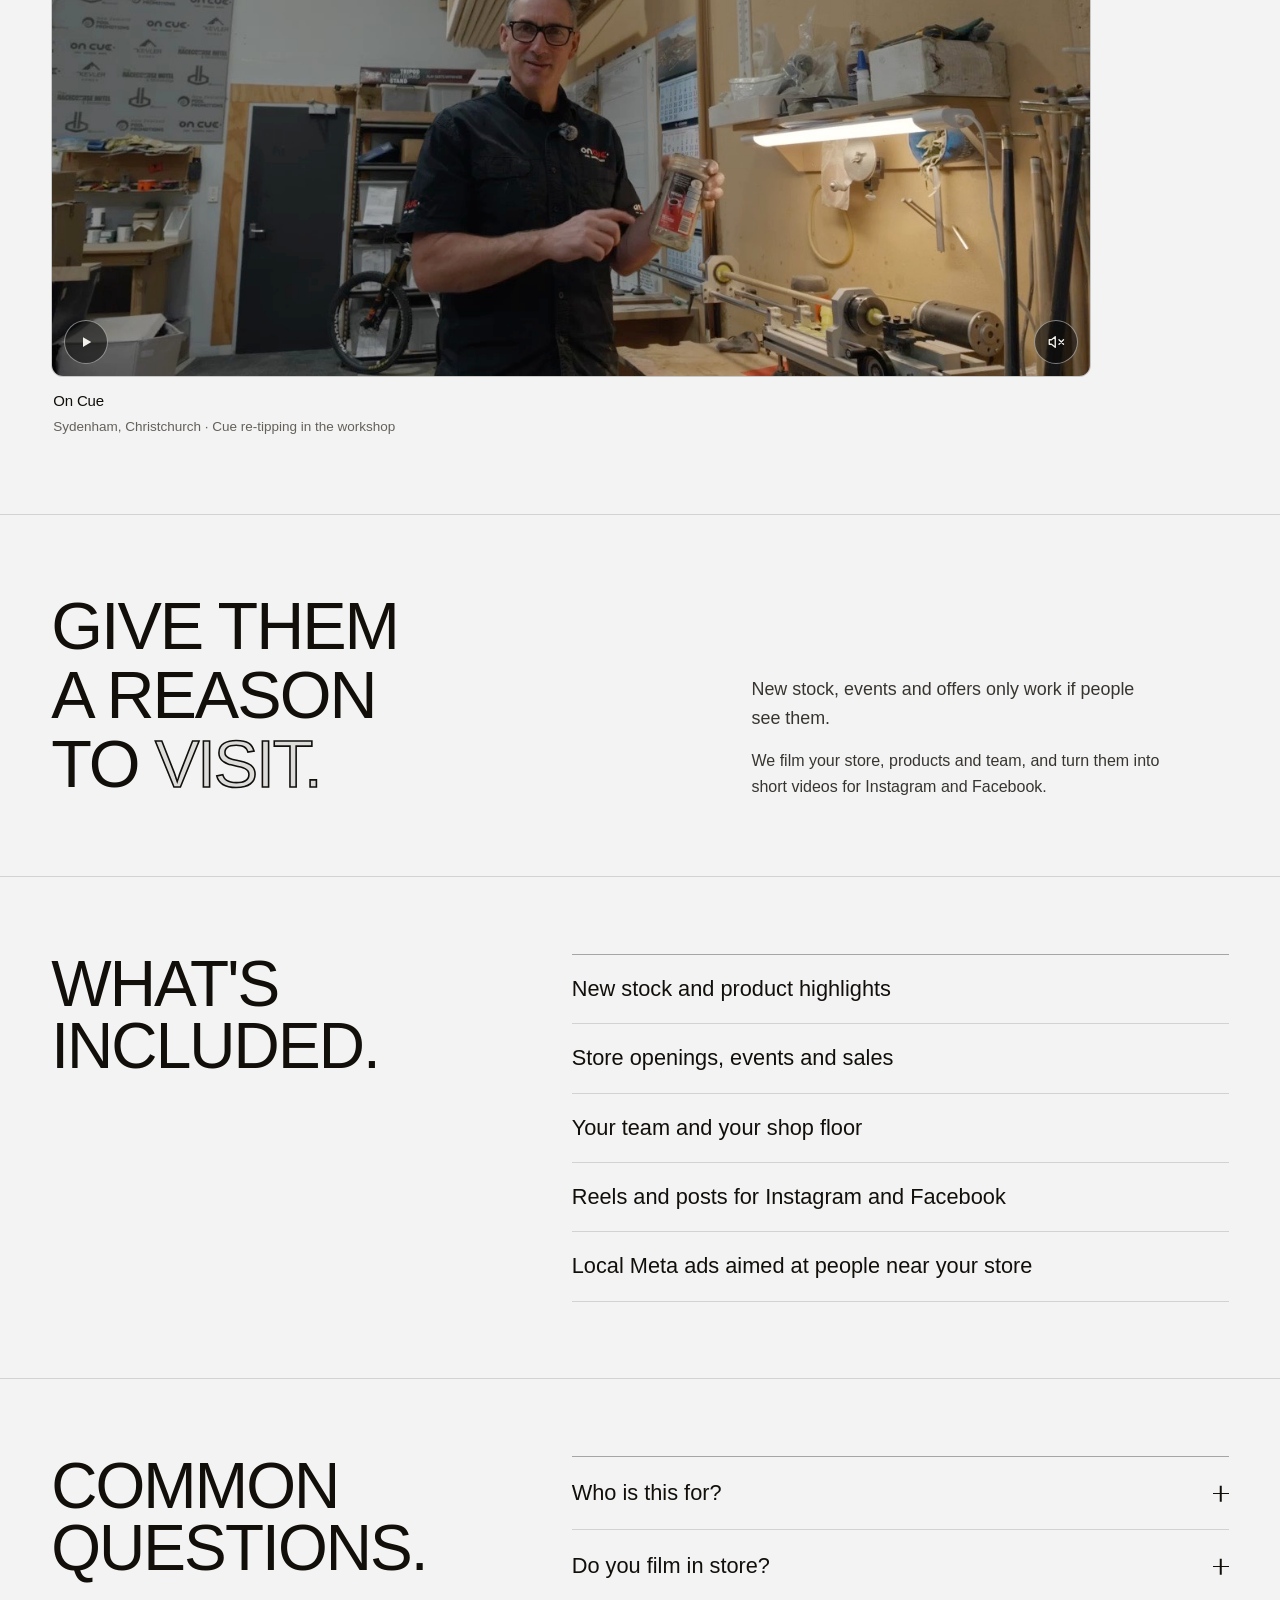
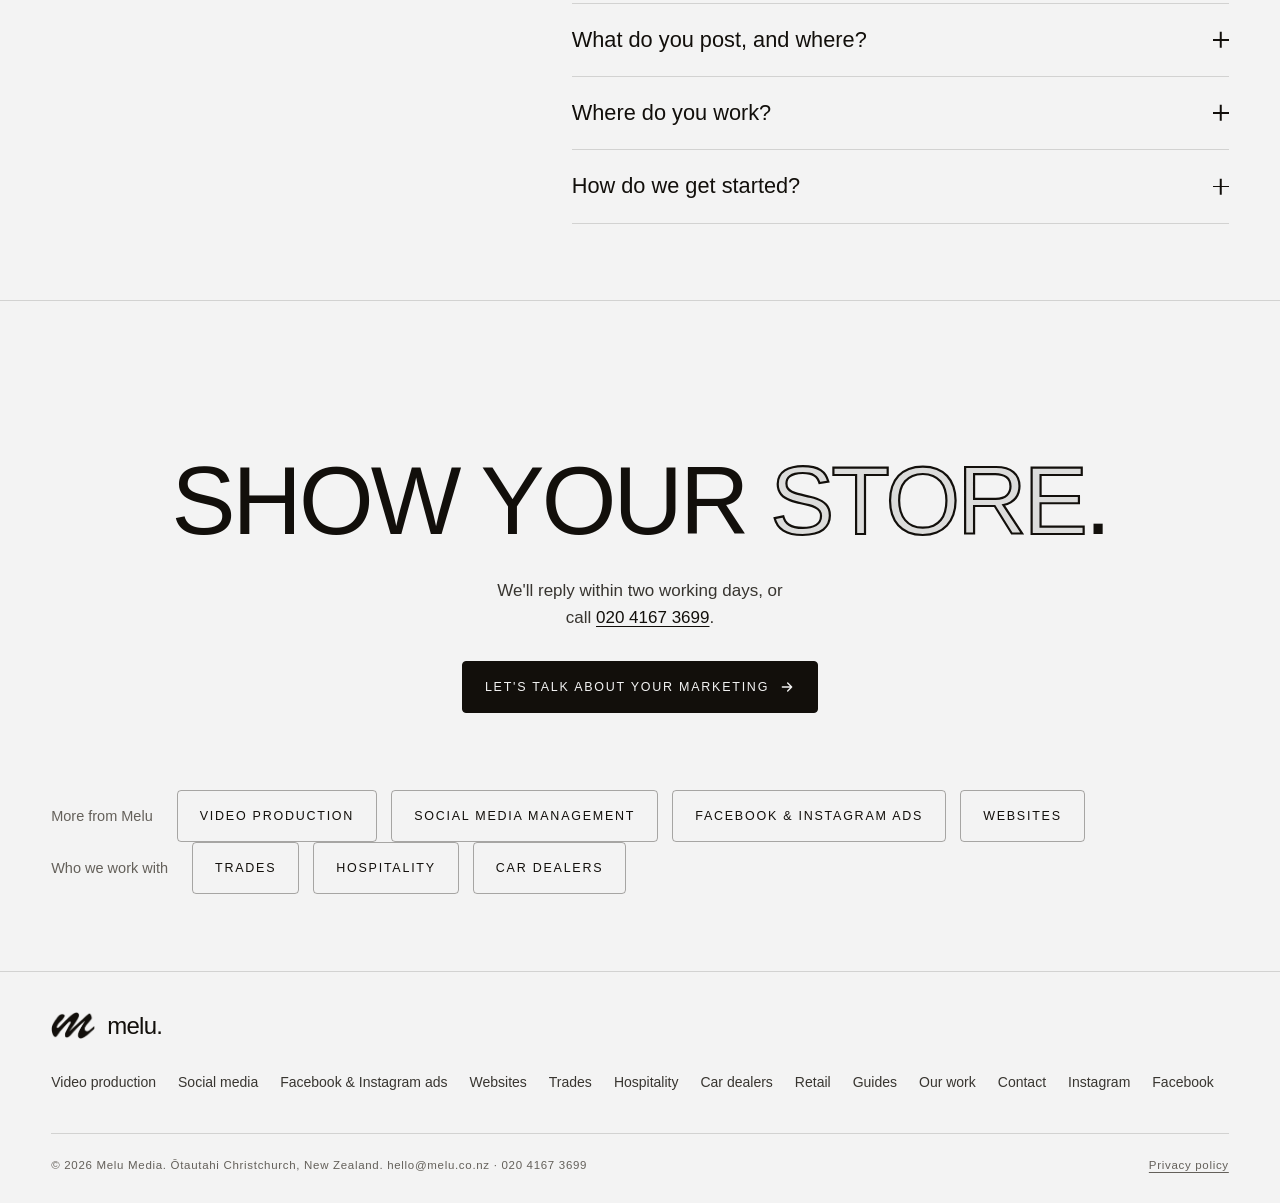
<file: marketing-for-retail.html>
<!doctype html>
<html lang="en-NZ">
<head>
<meta charset="utf-8">
<meta name="viewport" content="width=device-width, initial-scale=1, viewport-fit=cover">
<title>Retail Social Media Marketing & Video Christchurch | Melu Media</title>
<meta name="description" content="Short-form video, social media and local Meta ads for shops and retail stores in Christchurch and Canterbury, filmed in your store.">
<link rel="canonical" href="https://melu.co.nz/marketing-for-retail">
<meta name="robots" content="index, follow, max-image-preview:large, max-snippet:-1, max-video-preview:-1">
<meta name="geo.region" content="NZ-CAN">
<meta name="geo.placename" content="Christchurch">
<meta name="theme-color" content="#f3f3f3">
<meta property="og:type" content="website">
<meta property="og:locale" content="en_NZ">
<meta property="og:site_name" content="Melu Media">
<meta property="og:title" content="Retail Social Media Marketing & Video Christchurch | Melu Media">
<meta property="og:description" content="Short-form video, social media and local Meta ads for shops and retail stores in Christchurch and Canterbury, filmed in your store.">
<meta property="og:url" content="https://melu.co.nz/marketing-for-retail">
<meta property="og:image" content="https://melu.co.nz/og-image.png">
<meta name="twitter:card" content="summary_large_image">
<link rel="icon" type="image/png" sizes="64x64" href="/favicon.png">
<link rel="apple-touch-icon" sizes="180x180" href="/apple-touch-icon.png">
<link rel="stylesheet" href="/styles.css?v=20261117">
<script>document.documentElement.className = 'js';</script>
<script type="application/ld+json">
{
  "@context": "https://schema.org",
  "@graph": [
    {
      "@type": "WebPage",
      "@id": "https://melu.co.nz/marketing-for-retail#webpage",
      "url": "https://melu.co.nz/marketing-for-retail",
      "name": "Retail Social Media Marketing & Video Christchurch | Melu Media",
      "description": "Short-form video, social media and local Meta ads for shops and retail stores in Christchurch and Canterbury, filmed in your store.",
      "inLanguage": "en-NZ",
      "isPartOf": {
        "@type": "WebSite",
        "@id": "https://melu.co.nz/#website",
        "url": "https://melu.co.nz/",
        "name": "Melu Media"
      },
      "about": {
        "@id": "https://melu.co.nz/marketing-for-retail#service"
      }
    },
    {
      "@type": "Service",
      "@id": "https://melu.co.nz/marketing-for-retail#service",
      "name": "Social media marketing for retail stores",
      "serviceType": "Social media marketing",
      "description": "Short-form video, social media content and local Meta ad campaigns for shops and retail stores, filmed in store.",
      "url": "https://melu.co.nz/marketing-for-retail",
      "provider": {
        "@type": "Organization",
        "@id": "https://melu.co.nz/#organization",
        "name": "Melu Media",
        "url": "https://melu.co.nz/"
      },
      "audience": {
        "@type": "BusinessAudience",
        "name": "Retail businesses: shops, boutiques and stores"
      },
      "areaServed": [
        {
          "@type": "City",
          "name": "Christchurch"
        },
        {
          "@type": "AdministrativeArea",
          "name": "Canterbury"
        },
        {
          "@type": "Country",
          "name": "New Zealand"
        }
      ]
    },
    {
      "@type": "BreadcrumbList",
      "itemListElement": [
        {
          "@type": "ListItem",
          "position": 1,
          "name": "Melu Media",
          "item": "https://melu.co.nz/"
        },
        {
          "@type": "ListItem",
          "position": 2,
          "name": "Marketing for retail",
          "item": "https://melu.co.nz/marketing-for-retail"
        }
      ]
    },
    {
      "@type": "FAQPage",
      "@id": "https://melu.co.nz/marketing-for-retail#faq",
      "mainEntity": [
        {
          "@type": "Question",
          "name": "Who is this for?",
          "acceptedAnswer": {
            "@type": "Answer",
            "text": "Shops and retail stores, from independent boutiques to larger stores, that want more locals to see what is on their shelves."
          }
        },
        {
          "@type": "Question",
          "name": "Do you film in store?",
          "acceptedAnswer": {
            "@type": "Answer",
            "text": "Yes. We film in your store at a time that suits you, so it works around your customers."
          }
        },
        {
          "@type": "Question",
          "name": "What do you post, and where?",
          "acceptedAnswer": {
            "@type": "Answer",
            "text": "Short videos and posts of your products, new stock, events, offers and team, on Instagram and Facebook. Paid campaigns are set up in Meta Ads Manager and aimed at people near your store."
          }
        },
        {
          "@type": "Question",
          "name": "Where do you work?",
          "acceptedAnswer": {
            "@type": "Answer",
            "text": "We are based in Christchurch and work across the city and the wider Canterbury region. We also travel across New Zealand."
          }
        },
        {
          "@type": "Question",
          "name": "How do we get started?",
          "acceptedAnswer": {
            "@type": "Answer",
            "text": "Send an enquiry through the contact form with a little about your business and what you would like help with. We reply within two working days."
          }
        }
      ]
    },
    {
      "@type": "VideoObject",
      "name": "Party Warehouse new store promo",
      "description": "Short-form promo for Party Warehouse, a Christchurch party store, inviting customers to an opening evening at its new site. Filmed and edited by Melu Media.",
      "thumbnailUrl": "https://melu.co.nz/reel-party.jpg",
      "contentUrl": "https://melu.co.nz/reel-party.mp4",
      "uploadDate": "2026-09-23T00:00:00+12:00",
      "duration": "PT12S",
      "creator": {
        "@type": "Organization",
        "@id": "https://melu.co.nz/#organization",
        "name": "Melu Media"
      }
    },
    {
      "@type": "VideoObject",
      "name": "On Cue cue re-tipping video",
      "description": "Workshop video for On Cue, a Christchurch pool, snooker and darts specialist, showing a pool cue being re-tipped on the lathe. Filmed and edited by Melu Media.",
      "thumbnailUrl": "https://melu.co.nz/reel-oncue.jpg",
      "contentUrl": "https://melu.co.nz/reel-oncue.mp4",
      "uploadDate": "2026-10-23T00:00:00+13:00",
      "duration": "PT44S",
      "creator": {
        "@id": "https://melu.co.nz/#organization"
      }
    }
  ]
}
</script>
</head>
<body id="top">
<a class="skip" href="#main">Skip to content</a>

<header class="nav">
  <div class="wrap">
    <a class="brand" href="/" aria-label="Melu Media home"><span class="logo-mark" aria-hidden="true"></span><span class="wordmark">melu<span class="dot">.</span></span></a>
    <nav aria-label="Primary">
      <ul class="nav-links">
        <li><a href="/#services">What we do</a></li>
        <li><a href="/#work">Our work</a></li>
        <li><a href="/#about">About</a></li>
        <li><a href="/#contact">Contact</a></li>
      </ul>
    </nav>
    <div class="nav-cta">
      <a class="icon-link" href="https://www.instagram.com/melu.media/" target="_blank" rel="noopener" aria-label="Melu Media on Instagram"><svg viewBox="0 0 24 24" fill="none" stroke="currentColor" stroke-width="1.8" stroke-linecap="round" stroke-linejoin="round" aria-hidden="true"><rect x="3" y="3" width="18" height="18" rx="5"/><circle cx="12" cy="12" r="4"/><circle cx="17.5" cy="6.5" r="0.8" fill="currentColor"/></svg></a>
      <a class="btn btn-primary" href="/#contact">Let's talk <svg class="arrow" viewBox="0 0 24 24" fill="none" stroke="currentColor" stroke-width="2" stroke-linecap="round" stroke-linejoin="round" aria-hidden="true"><path d="M5 12h14M13 6l6 6-6 6"/></svg></a>
      <button class="menu-btn" id="menu-open" type="button" aria-label="Open menu" aria-controls="mobile-menu" aria-expanded="false">
        <svg viewBox="0 0 24 24" fill="none" stroke="currentColor" stroke-width="1.8" stroke-linecap="round" aria-hidden="true"><path d="M4 7h16M4 12h16M4 17h16"/></svg>
      </button>
    </div>
  </div>
</header>

<div class="mobile-menu" id="mobile-menu" role="dialog" aria-modal="true" aria-label="Menu" hidden>
  <div class="top">
    <a class="brand" href="/" aria-label="Melu Media home"><span class="logo-mark" aria-hidden="true"></span><span class="wordmark">melu<span class="dot">.</span></span></a>
    <button class="menu-btn" id="menu-close" type="button" aria-label="Close menu">
      <svg viewBox="0 0 24 24" fill="none" stroke="currentColor" stroke-width="1.8" stroke-linecap="round" aria-hidden="true"><path d="M6 6l12 12M18 6L6 18"/></svg>
    </button>
  </div>
  <ul>
        <li><a href="/#services">What we do</a></li>
        <li><a href="/#work">Our work</a></li>
        <li><a href="/#about">About</a></li>
        <li><a href="/#contact">Contact</a></li>
  </ul>
  <div class="foot">
    <a class="btn btn-primary" href="/#contact">Let's talk <svg class="arrow" viewBox="0 0 24 24" fill="none" stroke="currentColor" stroke-width="2" stroke-linecap="round" stroke-linejoin="round" aria-hidden="true"><path d="M5 12h14M13 6l6 6-6 6"/></svg></a>
    <a class="btn" href="https://www.instagram.com/melu.media/" target="_blank" rel="noopener"><svg viewBox="0 0 24 24" fill="none" stroke="currentColor" stroke-width="1.8" stroke-linecap="round" stroke-linejoin="round" aria-hidden="true"><rect x="3" y="3" width="18" height="18" rx="5"/><circle cx="12" cy="12" r="4"/><circle cx="17.5" cy="6.5" r="0.8" fill="currentColor"/></svg> @melu.media</a>
    <span class="hero-note">Ōtautahi Christchurch · New Zealand</span>
  </div>
</div>

<main id="main">

  <section class="hero">
    <canvas id="glow" aria-hidden="true"></canvas>
    <div class="wrap">
      <div class="hero-copy">
        <h1 class="eyebrow rise">Social media marketing and video for retail stores in Christchurch</h1>
        <p class="display hero-h rise d1">Made for <em>retail.</em></p>
        <p class="lede rise d2">Short-form video, social media and local Meta ads for shops and retail stores in Christchurch and Canterbury.</p>
        <div class="hero-actions rise d3">
          <a class="btn btn-primary" href="/#contact">Let's talk about your marketing <svg class="arrow" viewBox="0 0 24 24" fill="none" stroke="currentColor" stroke-width="2" stroke-linecap="round" stroke-linejoin="round" aria-hidden="true"><path d="M5 12h14M13 6l6 6-6 6"/></svg></a>
          <span class="hero-note">Christchurch, Canterbury and across New Zealand</span>
        </div>
      </div>
    </div>
  </section>

  <section class="section" aria-labelledby="work-h">
    <div class="wrap">
      <div class="feature">
        <div class="feature-copy">
          <h2 class="display" id="work-h">Recent <em>retail</em> work.</h2>
          <p>A promo for Party Warehouse's move to a new Christchurch store, inviting locals to the opening evening, and a workshop video for On Cue, a Christchurch pool, snooker and darts specialist.</p>
        </div>
        <figure class="reel-card">
          <div class="reel" data-name="Party Warehouse promo reel">
            <img src="/reel-party.jpg" width="607" height="1080" decoding="async" alt="A presenter in front of a Party Warehouse truck at the Christchurch store">
            <video src="/reel-party.mp4" data-small="/reel-party-sm.mp4" preload="none" muted loop playsinline controls width="1080" height="1920" aria-label="Party Warehouse promo reel"></video>
            <button class="ctl toggle" type="button" aria-label="Play video: Party Warehouse promo reel"><svg class="i-play" viewBox="0 0 24 24" fill="currentColor" aria-hidden="true"><path d="M8 5.5v13l11-6.5z"/></svg><svg class="i-pause" viewBox="0 0 24 24" fill="currentColor" aria-hidden="true"><path d="M7 5h3.5v14H7zM13.5 5H17v14h-3.5z"/></svg></button>
            <button class="ctl sound" type="button" aria-label="Unmute video: Party Warehouse promo reel"><svg class="off" viewBox="0 0 24 24" fill="none" stroke="currentColor" stroke-width="1.8" stroke-linecap="round" stroke-linejoin="round" aria-hidden="true"><path d="M11 5 6 9H3v6h3l5 4z"/><path d="m22 9-6 6M16 9l6 6"/></svg><svg class="on" viewBox="0 0 24 24" fill="none" stroke="currentColor" stroke-width="1.8" stroke-linecap="round" stroke-linejoin="round" aria-hidden="true"><path d="M11 5 6 9H3v6h3l5 4z"/><path d="M15.5 8.5a5 5 0 0 1 0 7M19 5.5a10 10 0 0 1 0 13"/></svg></button>
          </div>
          <figcaption class="reel-cap">
            <span class="reel-client">Party Warehouse</span>
            <span class="reel-note">Christchurch · New store promo</span>
          </figcaption>
        </figure>
      </div>
      <div class="solo solo-after">
        <figure class="reel-card is-wide">
          <div class="reel wide" data-name="On Cue cue re-tipping video">
          <img src="/reel-oncue.jpg" width="1280" height="720" loading="lazy" decoding="async" alt="An On Cue technician in the Christchurch workshop, next to the cue lathe">
          <video src="/reel-oncue.mp4" data-small="/reel-oncue-sm.mp4" preload="none" muted loop playsinline controls width="1280" height="720" aria-label="On Cue cue re-tipping video video"></video>
          <button class="ctl toggle" type="button" aria-label="Play video: On Cue cue re-tipping video"><svg class="i-play" viewBox="0 0 24 24" fill="currentColor" aria-hidden="true"><path d="M8 5.5v13l11-6.5z"/></svg><svg class="i-pause" viewBox="0 0 24 24" fill="currentColor" aria-hidden="true"><path d="M7 5h3.5v14H7zM13.5 5H17v14h-3.5z"/></svg></button>
          <button class="ctl sound" type="button" aria-label="Unmute video: On Cue cue re-tipping video"><svg class="off" viewBox="0 0 24 24" fill="none" stroke="currentColor" stroke-width="1.8" stroke-linecap="round" stroke-linejoin="round" aria-hidden="true"><path d="M11 5 6 9H3v6h3l5 4z"/><path d="m22 9-6 6M16 9l6 6"/></svg><svg class="on" viewBox="0 0 24 24" fill="none" stroke="currentColor" stroke-width="1.8" stroke-linecap="round" stroke-linejoin="round" aria-hidden="true"><path d="M11 5 6 9H3v6h3l5 4z"/><path d="M15.5 8.5a5 5 0 0 1 0 7M19 5.5a10 10 0 0 1 0 13"/></svg></button>
          </div>
          <figcaption class="reel-cap">
          <span class="reel-client">On Cue</span>
          <span class="reel-note">Sydenham, Christchurch · Cue re-tipping in the workshop</span>
          </figcaption>
          </figure>
      </div>
    </div>
  </section>

  <section class="statement" aria-labelledby="st-h">
    <div class="wrap">
      <h2 class="display statement-text" id="st-h">Give them a reason to <em>visit.</em></h2>
      <div class="statement-body">
        <p class="lede">New stock, events and offers only work if people see them.</p>
        <p>We film your store, products and team, and turn them into short videos for Instagram and Facebook.</p>
      </div>
    </div>
  </section>

  <section class="section" aria-labelledby="caps-h">
    <div class="wrap">
      <div class="caps-wrap">
        <h2 class="display" id="caps-h">What's included.</h2>
        <ul class="caps">
          <li>New stock and product highlights</li>
          <li>Store openings, events and sales</li>
          <li>Your team and your shop floor</li>
          <li>Reels and posts for Instagram and Facebook</li>
          <li>Local Meta ads aimed at people near your store</li>
        </ul>
      </div>
    </div>
  </section>

  <section class="section" id="questions" aria-labelledby="faq-h">
    <div class="wrap">
      <div class="caps-wrap">
        <h2 class="display" id="faq-h">Common questions.</h2>
        <div class="faq">
          <details class="faq-item" name="faq"><summary><h3>Who is this for?</h3><span class="faq-icon" aria-hidden="true"></span></summary><p>Shops and retail stores, from independent boutiques to larger stores, that want more locals to see what is on their shelves.</p></details>
          <details class="faq-item" name="faq"><summary><h3>Do you film in store?</h3><span class="faq-icon" aria-hidden="true"></span></summary><p>Yes. We film in your store at a time that suits you, so it works around your customers.</p></details>
          <details class="faq-item" name="faq"><summary><h3>What do you post, and where?</h3><span class="faq-icon" aria-hidden="true"></span></summary><p>Short videos and posts of your products, new stock, events, offers and team, on Instagram and Facebook. Paid campaigns are set up in Meta Ads Manager and aimed at people near your store.</p></details>
          <details class="faq-item" name="faq"><summary><h3>Where do you work?</h3><span class="faq-icon" aria-hidden="true"></span></summary><p>We are based in Christchurch and work across the city and the wider Canterbury region. We also travel across New Zealand.</p></details>
          <details class="faq-item" name="faq"><summary><h3>How do we get started?</h3><span class="faq-icon" aria-hidden="true"></span></summary><p>Send an enquiry through the contact form with a little about your business and what you would like help with. We reply within two working days.</p></details>
        </div>
      </div>
    </div>
  </section>

  <section class="section" aria-labelledby="cta-h">
    <div class="wrap">
      <div class="cta-big">
        <h2 class="display" id="cta-h">Show your <em>store</em>.</h2>
        <p>We'll reply within two working days, or call <a href="tel:+642041673699">020 4167 3699</a>.</p>
        <a class="btn btn-primary" href="/#contact">Let's talk about your marketing <svg class="arrow" viewBox="0 0 24 24" fill="none" stroke="currentColor" stroke-width="2" stroke-linecap="round" stroke-linejoin="round" aria-hidden="true"><path d="M5 12h14M13 6l6 6-6 6"/></svg></a>
      </div>
      <div class="more-services">
        <span class="more-label">More from Melu</span>
        <a class="btn" href="/short-form-video">Video production</a>
        <a class="btn" href="/social-media-marketing">Social media management</a>
        <a class="btn" href="/meta-ads">Facebook &amp; Instagram ads</a>
        <a class="btn" href="/websites">Websites</a>
      </div>
      <div class="more-services">
        <span class="more-label">Who we work with</span>
        <a class="btn" href="/marketing-for-trades">Trades</a>
        <a class="btn" href="/marketing-for-hospitality">Hospitality</a>
        <a class="btn" href="/marketing-for-car-dealers">Car dealers</a>
      </div>
    </div>
  </section>

</main>

<footer>
  <div class="wrap">
    <a class="brand" href="/" aria-label="Melu Media home"><span class="logo-mark" aria-hidden="true"></span><span class="wordmark">melu<span class="dot">.</span></span></a>
    <ul class="links">
      <li><a href="/short-form-video">Video production</a></li>
      <li><a href="/social-media-marketing">Social media</a></li>
      <li><a href="/meta-ads">Facebook &amp; Instagram ads</a></li>
      <li><a href="/websites">Websites</a></li>
      <li><a href="/marketing-for-trades">Trades</a></li>
      <li><a href="/marketing-for-hospitality">Hospitality</a></li>
      <li><a href="/marketing-for-car-dealers">Car dealers</a></li>
      <li><a href="/marketing-for-retail">Retail</a></li>
      <li><a href="/guides/">Guides</a></li>
      <li><a href="/#work">Our work</a></li>
      <li><a href="/#contact">Contact</a></li>
      <li><a href="https://www.instagram.com/melu.media/" target="_blank" rel="noopener">Instagram</a></li>
      <li><a href="https://www.facebook.com/profile.php?id=61594397530777" target="_blank" rel="noopener">Facebook</a></li>
    </ul>
    <div class="fine">
      <span>© <span id="year">2026</span> Melu Media. Ōtautahi Christchurch, New Zealand. <!--email_off--><a href="mailto:hello@melu.co.nz">hello@melu.co.nz</a><!--/email_off--> · <a href="tel:+642041673699">020 4167 3699</a></span>
      <a href="/privacy">Privacy policy</a>
    </div>
  </div>
</footer>

<script src="/site.js?v=20261027b" defer></script>
</body>
</html>
</file>
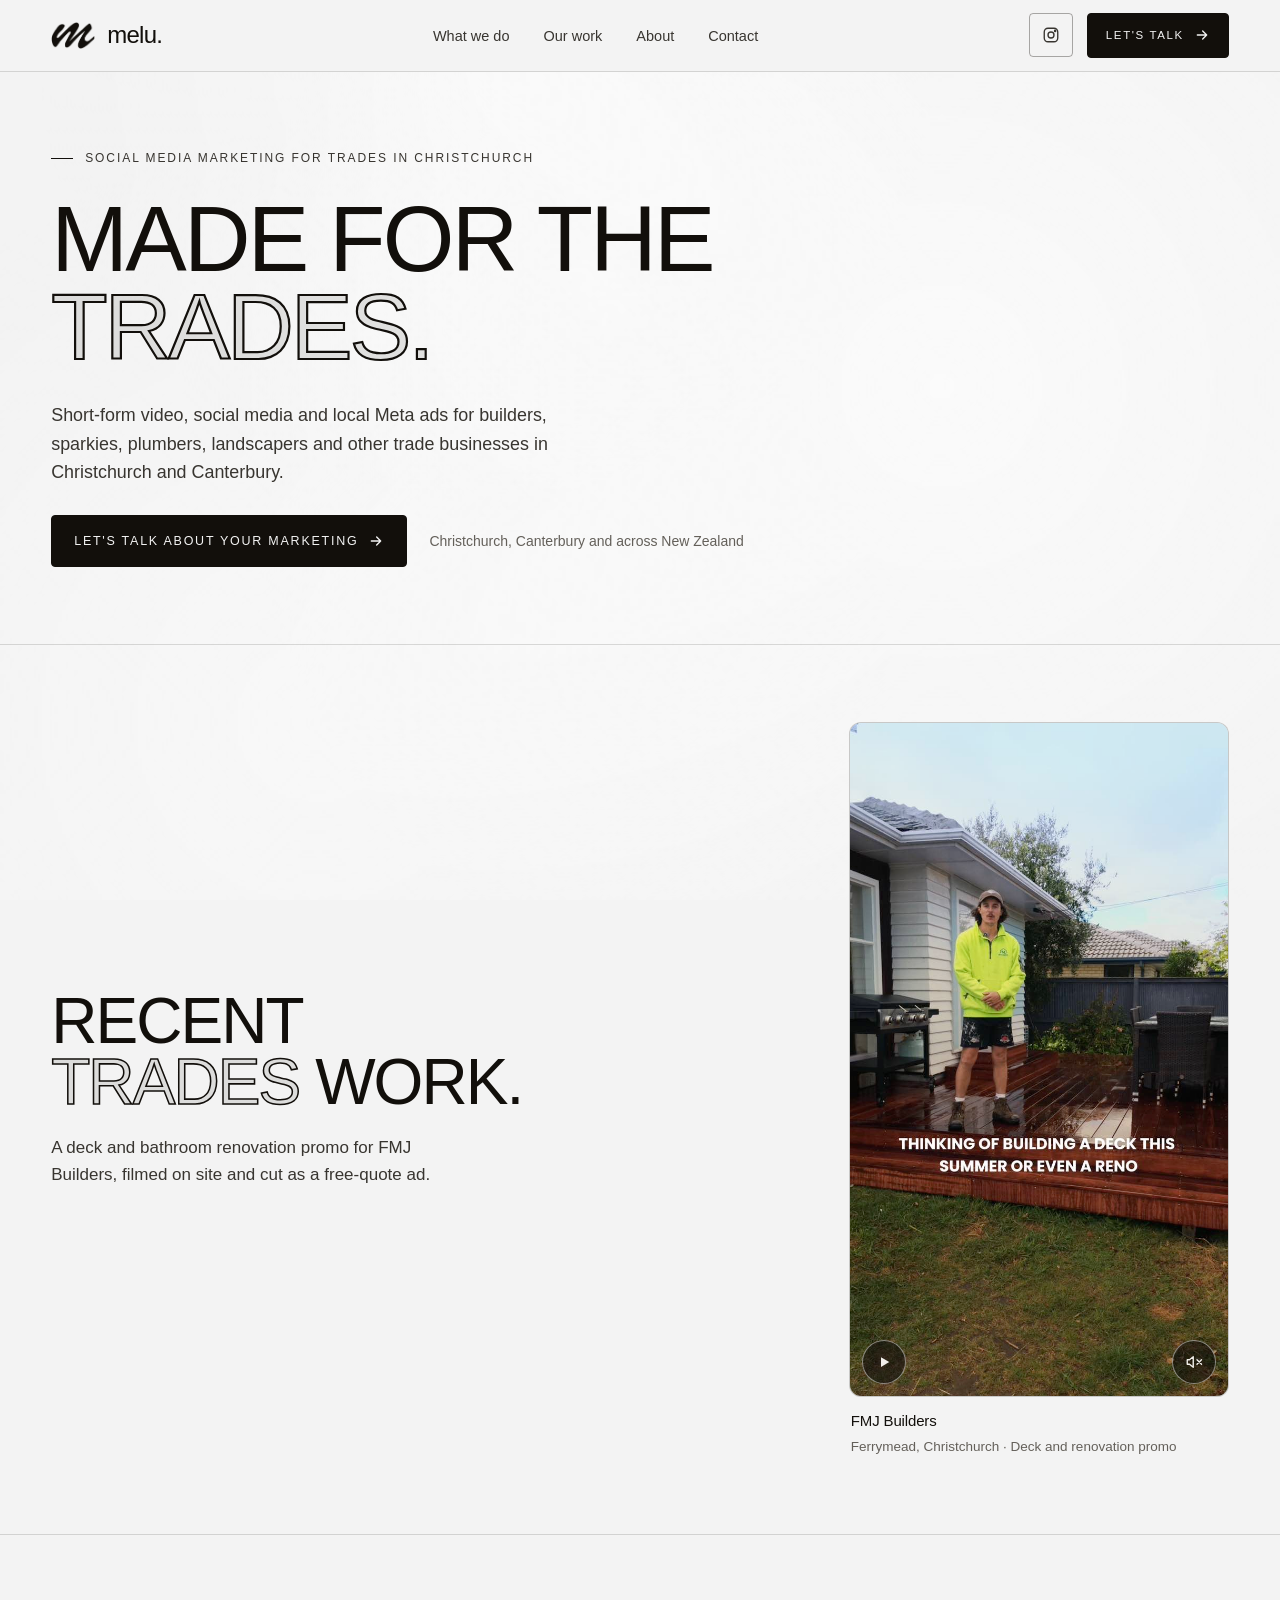
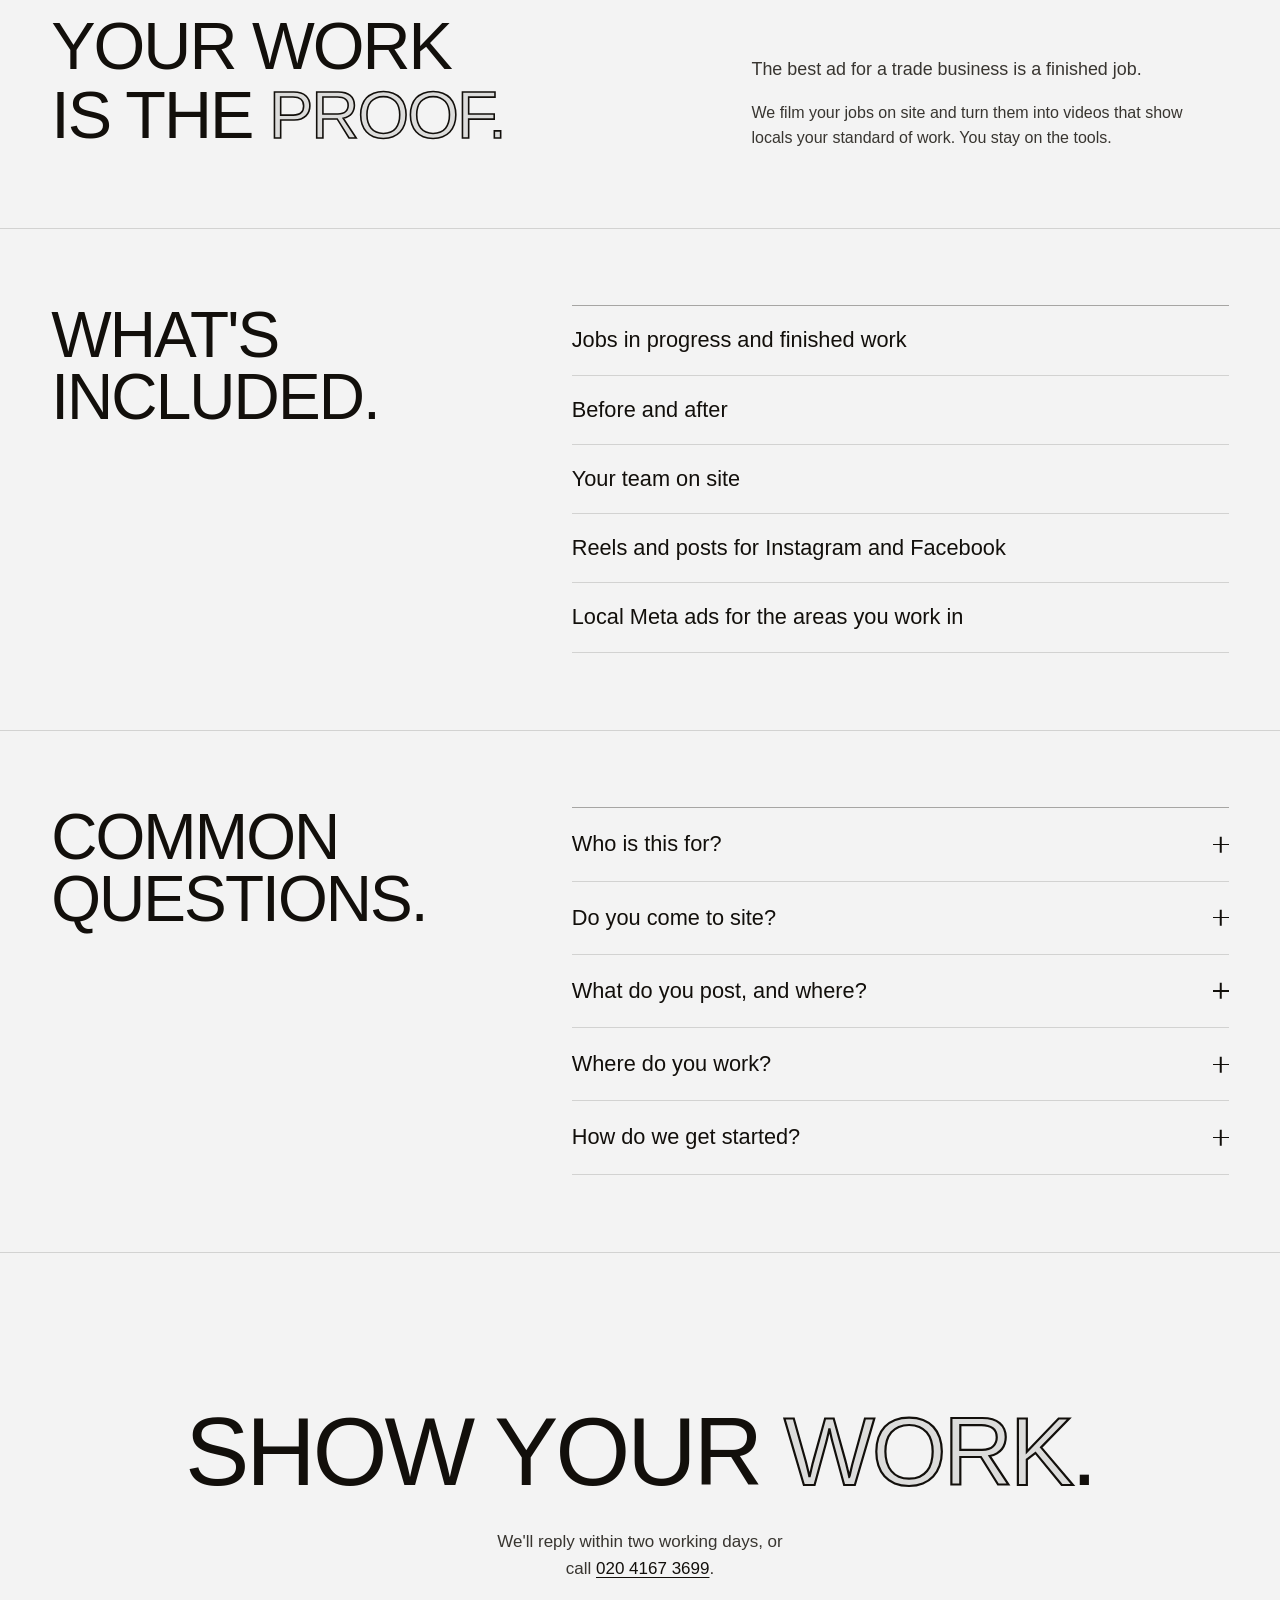
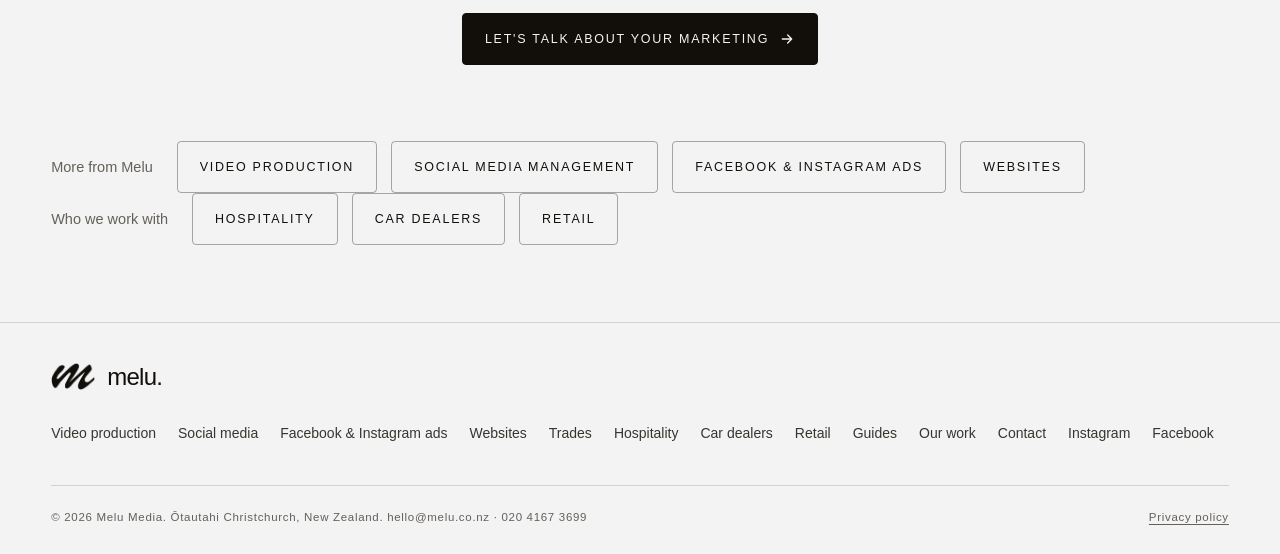
<file: marketing-for-trades.html>
<!doctype html>
<html lang="en-NZ">
<head>
<meta charset="utf-8">
<meta name="viewport" content="width=device-width, initial-scale=1, viewport-fit=cover">
<title>Social Media Marketing for Tradies, Christchurch | Melu Media</title>
<meta name="description" content="Short-form video, social media and local Meta ads for builders, electricians, plumbers, landscapers and other trade businesses in Christchurch and Canterbury.">
<link rel="canonical" href="https://melu.co.nz/marketing-for-trades">
<meta name="robots" content="index, follow, max-image-preview:large, max-snippet:-1, max-video-preview:-1">
<meta name="geo.region" content="NZ-CAN">
<meta name="geo.placename" content="Christchurch">
<meta name="theme-color" content="#f3f3f3">
<meta property="og:type" content="website">
<meta property="og:locale" content="en_NZ">
<meta property="og:site_name" content="Melu Media">
<meta property="og:title" content="Social Media Marketing for Tradies, Christchurch | Melu Media">
<meta property="og:description" content="Short-form video, social media and local Meta ads for builders, electricians, plumbers, landscapers and other trade businesses in Christchurch and Canterbury.">
<meta property="og:url" content="https://melu.co.nz/marketing-for-trades">
<meta property="og:image" content="https://melu.co.nz/og-image.png">
<meta name="twitter:card" content="summary_large_image">
<link rel="icon" type="image/png" sizes="64x64" href="/favicon.png">
<link rel="apple-touch-icon" sizes="180x180" href="/apple-touch-icon.png">
<link rel="stylesheet" href="/styles.css?v=20261117">
<script>document.documentElement.className = 'js';</script>
<script type="application/ld+json">
{
  "@context": "https://schema.org",
  "@graph": [
    {
      "@type": "WebPage",
      "@id": "https://melu.co.nz/marketing-for-trades#webpage",
      "url": "https://melu.co.nz/marketing-for-trades",
      "name": "Social Media Marketing for Tradies, Christchurch | Melu Media",
      "description": "Short-form video, social media and local Meta ads for builders, electricians, plumbers, landscapers and other trade businesses in Christchurch and Canterbury.",
      "inLanguage": "en-NZ",
      "isPartOf": {
        "@type": "WebSite",
        "@id": "https://melu.co.nz/#website",
        "url": "https://melu.co.nz/",
        "name": "Melu Media"
      },
      "about": {
        "@id": "https://melu.co.nz/marketing-for-trades#service"
      }
    },
    {
      "@type": "Service",
      "@id": "https://melu.co.nz/marketing-for-trades#service",
      "name": "Social media marketing for trade businesses",
      "serviceType": "Social media marketing",
      "description": "Short-form video, social media content and local Meta ad campaigns for trade businesses such as builders, electricians, plumbers and landscapers, filmed on site.",
      "url": "https://melu.co.nz/marketing-for-trades",
      "provider": {
        "@type": "Organization",
        "@id": "https://melu.co.nz/#organization",
        "name": "Melu Media",
        "url": "https://melu.co.nz/"
      },
      "audience": {
        "@type": "BusinessAudience",
        "name": "Trade businesses: builders, electricians, plumbers, landscapers, painters and roofers"
      },
      "areaServed": [
        {
          "@type": "City",
          "name": "Christchurch"
        },
        {
          "@type": "AdministrativeArea",
          "name": "Canterbury"
        },
        {
          "@type": "Country",
          "name": "New Zealand"
        }
      ]
    },
    {
      "@type": "BreadcrumbList",
      "itemListElement": [
        {
          "@type": "ListItem",
          "position": 1,
          "name": "Melu Media",
          "item": "https://melu.co.nz/"
        },
        {
          "@type": "ListItem",
          "position": 2,
          "name": "Marketing for trades",
          "item": "https://melu.co.nz/marketing-for-trades"
        }
      ]
    },
    {
      "@type": "FAQPage",
      "@id": "https://melu.co.nz/marketing-for-trades#faq",
      "mainEntity": [
        {
          "@type": "Question",
          "name": "Who is this for?",
          "acceptedAnswer": {
            "@type": "Answer",
            "text": "Trade businesses that want more local customers to see their work: builders, electricians, plumbers, landscapers, painters, roofers and similar trades."
          }
        },
        {
          "@type": "Question",
          "name": "Do you come to site?",
          "acceptedAnswer": {
            "@type": "Answer",
            "text": "Yes. We film on location, on site or at your workshop, on a normal working day."
          }
        },
        {
          "@type": "Question",
          "name": "What do you post, and where?",
          "acceptedAnswer": {
            "@type": "Answer",
            "text": "Short videos and posts of your jobs, your team and your finished work, on Instagram and Facebook. Paid campaigns are set up in Meta Ads Manager and aimed at the areas you work in."
          }
        },
        {
          "@type": "Question",
          "name": "Where do you work?",
          "acceptedAnswer": {
            "@type": "Answer",
            "text": "We are based in Christchurch and work across the city and the wider Canterbury region. We also travel across New Zealand."
          }
        },
        {
          "@type": "Question",
          "name": "How do we get started?",
          "acceptedAnswer": {
            "@type": "Answer",
            "text": "Send an enquiry through the contact form with a little about your business and what you would like help with. We reply within two working days."
          }
        }
      ]
    },
    {
      "@type": "VideoObject",
      "name": "FMJ Builders deck and renovation promo",
      "description": "Short-form promo for FMJ Builders, a Christchurch building company, showing a new deck and a renovated bathroom in Ferrymead, filmed on site by Melu Media and cut as a lead ad inviting viewers to request a free quote.",
      "thumbnailUrl": "https://melu.co.nz/reel-builder.jpg",
      "contentUrl": "https://melu.co.nz/reel-builder.mp4",
      "uploadDate": "2026-10-15T00:00:00+13:00",
      "duration": "PT27S",
      "creator": {
        "@type": "Organization",
        "@id": "https://melu.co.nz/#organization",
        "name": "Melu Media"
      }
    }
  ]
}
</script>
</head>
<body id="top">
<a class="skip" href="#main">Skip to content</a>

<header class="nav">
  <div class="wrap">
    <a class="brand" href="/" aria-label="Melu Media home"><span class="logo-mark" aria-hidden="true"></span><span class="wordmark">melu<span class="dot">.</span></span></a>
    <nav aria-label="Primary">
      <ul class="nav-links">
        <li><a href="/#services">What we do</a></li>
        <li><a href="/#work">Our work</a></li>
        <li><a href="/#about">About</a></li>
        <li><a href="/#contact">Contact</a></li>
      </ul>
    </nav>
    <div class="nav-cta">
      <a class="icon-link" href="https://www.instagram.com/melu.media/" target="_blank" rel="noopener" aria-label="Melu Media on Instagram"><svg viewBox="0 0 24 24" fill="none" stroke="currentColor" stroke-width="1.8" stroke-linecap="round" stroke-linejoin="round" aria-hidden="true"><rect x="3" y="3" width="18" height="18" rx="5"/><circle cx="12" cy="12" r="4"/><circle cx="17.5" cy="6.5" r="0.8" fill="currentColor"/></svg></a>
      <a class="btn btn-primary" href="/#contact">Let's talk <svg class="arrow" viewBox="0 0 24 24" fill="none" stroke="currentColor" stroke-width="2" stroke-linecap="round" stroke-linejoin="round" aria-hidden="true"><path d="M5 12h14M13 6l6 6-6 6"/></svg></a>
      <button class="menu-btn" id="menu-open" type="button" aria-label="Open menu" aria-controls="mobile-menu" aria-expanded="false">
        <svg viewBox="0 0 24 24" fill="none" stroke="currentColor" stroke-width="1.8" stroke-linecap="round" aria-hidden="true"><path d="M4 7h16M4 12h16M4 17h16"/></svg>
      </button>
    </div>
  </div>
</header>

<div class="mobile-menu" id="mobile-menu" role="dialog" aria-modal="true" aria-label="Menu" hidden>
  <div class="top">
    <a class="brand" href="/" aria-label="Melu Media home"><span class="logo-mark" aria-hidden="true"></span><span class="wordmark">melu<span class="dot">.</span></span></a>
    <button class="menu-btn" id="menu-close" type="button" aria-label="Close menu">
      <svg viewBox="0 0 24 24" fill="none" stroke="currentColor" stroke-width="1.8" stroke-linecap="round" aria-hidden="true"><path d="M6 6l12 12M18 6L6 18"/></svg>
    </button>
  </div>
  <ul>
        <li><a href="/#services">What we do</a></li>
        <li><a href="/#work">Our work</a></li>
        <li><a href="/#about">About</a></li>
        <li><a href="/#contact">Contact</a></li>
  </ul>
  <div class="foot">
    <a class="btn btn-primary" href="/#contact">Let's talk <svg class="arrow" viewBox="0 0 24 24" fill="none" stroke="currentColor" stroke-width="2" stroke-linecap="round" stroke-linejoin="round" aria-hidden="true"><path d="M5 12h14M13 6l6 6-6 6"/></svg></a>
    <a class="btn" href="https://www.instagram.com/melu.media/" target="_blank" rel="noopener"><svg viewBox="0 0 24 24" fill="none" stroke="currentColor" stroke-width="1.8" stroke-linecap="round" stroke-linejoin="round" aria-hidden="true"><rect x="3" y="3" width="18" height="18" rx="5"/><circle cx="12" cy="12" r="4"/><circle cx="17.5" cy="6.5" r="0.8" fill="currentColor"/></svg> @melu.media</a>
    <span class="hero-note">Ōtautahi Christchurch · New Zealand</span>
  </div>
</div>

<main id="main">

  <section class="hero">
    <canvas id="glow" aria-hidden="true"></canvas>
    <div class="wrap">
      <div class="hero-copy">
        <h1 class="eyebrow rise">Social media marketing for trades in Christchurch</h1>
        <p class="display hero-h rise d1">Made for the <em>trades.</em></p>
        <p class="lede rise d2">Short-form video, social media and local Meta ads for builders, sparkies, plumbers, landscapers and other trade businesses in Christchurch and Canterbury.</p>
        <div class="hero-actions rise d3">
          <a class="btn btn-primary" href="/#contact">Let's talk about your marketing <svg class="arrow" viewBox="0 0 24 24" fill="none" stroke="currentColor" stroke-width="2" stroke-linecap="round" stroke-linejoin="round" aria-hidden="true"><path d="M5 12h14M13 6l6 6-6 6"/></svg></a>
          <span class="hero-note">Christchurch, Canterbury and across New Zealand</span>
        </div>
      </div>
    </div>
  </section>

  <section class="section" aria-labelledby="work-h">
    <div class="wrap">
      <div class="feature">
        <div class="feature-copy">
          <h2 class="display" id="work-h">Recent <em>trades</em> work.</h2>
          <p>A deck and bathroom renovation promo for FMJ Builders, filmed on site and cut as a free-quote ad.</p>
        </div>
        <figure class="reel-card">
          <div class="reel" data-name="FMJ Builders deck and renovation promo">
            <img src="/reel-builder.jpg" width="720" height="1280" decoding="async" alt="A builder in a hi-vis top standing on a newly built timber deck">
            <video src="/reel-builder.mp4" data-small="/reel-builder-sm.mp4" preload="none" muted loop playsinline controls width="720" height="1280" aria-label="FMJ Builders deck and renovation promo"></video>
            <button class="ctl toggle" type="button" aria-label="Play video: FMJ Builders deck and renovation promo"><svg class="i-play" viewBox="0 0 24 24" fill="currentColor" aria-hidden="true"><path d="M8 5.5v13l11-6.5z"/></svg><svg class="i-pause" viewBox="0 0 24 24" fill="currentColor" aria-hidden="true"><path d="M7 5h3.5v14H7zM13.5 5H17v14h-3.5z"/></svg></button>
            <button class="ctl sound" type="button" aria-label="Unmute video: FMJ Builders deck and renovation promo"><svg class="off" viewBox="0 0 24 24" fill="none" stroke="currentColor" stroke-width="1.8" stroke-linecap="round" stroke-linejoin="round" aria-hidden="true"><path d="M11 5 6 9H3v6h3l5 4z"/><path d="m22 9-6 6M16 9l6 6"/></svg><svg class="on" viewBox="0 0 24 24" fill="none" stroke="currentColor" stroke-width="1.8" stroke-linecap="round" stroke-linejoin="round" aria-hidden="true"><path d="M11 5 6 9H3v6h3l5 4z"/><path d="M15.5 8.5a5 5 0 0 1 0 7M19 5.5a10 10 0 0 1 0 13"/></svg></button>
          </div>
          <figcaption class="reel-cap">
            <span class="reel-client">FMJ Builders</span>
            <span class="reel-note">Ferrymead, Christchurch · Deck and renovation promo</span>
          </figcaption>
        </figure>
      </div>
    </div>
  </section>

  <section class="statement" aria-labelledby="st-h">
    <div class="wrap">
      <h2 class="display statement-text" id="st-h">Your work is the <em>proof.</em></h2>
      <div class="statement-body">
        <p class="lede">The best ad for a trade business is a finished job.</p>
        <p>We film your jobs on site and turn them into videos that show locals your standard of work. You stay on the tools.</p>
      </div>
    </div>
  </section>

  <section class="section" aria-labelledby="caps-h">
    <div class="wrap">
      <div class="caps-wrap">
        <h2 class="display" id="caps-h">What's included.</h2>
        <ul class="caps">
          <li>Jobs in progress and finished work</li>
          <li>Before and after</li>
          <li>Your team on site</li>
          <li>Reels and posts for Instagram and Facebook</li>
          <li>Local Meta ads for the areas you work in</li>
        </ul>
      </div>
    </div>
  </section>

  <section class="section" id="questions" aria-labelledby="faq-h">
    <div class="wrap">
      <div class="caps-wrap">
        <h2 class="display" id="faq-h">Common questions.</h2>
        <div class="faq">
          <details class="faq-item" name="faq"><summary><h3>Who is this for?</h3><span class="faq-icon" aria-hidden="true"></span></summary><p>Trade businesses that want more local customers to see their work: builders, electricians, plumbers, landscapers, painters, roofers and similar trades.</p></details>
          <details class="faq-item" name="faq"><summary><h3>Do you come to site?</h3><span class="faq-icon" aria-hidden="true"></span></summary><p>Yes. We film on location, on site or at your workshop, on a normal working day.</p></details>
          <details class="faq-item" name="faq"><summary><h3>What do you post, and where?</h3><span class="faq-icon" aria-hidden="true"></span></summary><p>Short videos and posts of your jobs, your team and your finished work, on Instagram and Facebook. Paid campaigns are set up in Meta Ads Manager and aimed at the areas you work in.</p></details>
          <details class="faq-item" name="faq"><summary><h3>Where do you work?</h3><span class="faq-icon" aria-hidden="true"></span></summary><p>We are based in Christchurch and work across the city and the wider Canterbury region. We also travel across New Zealand.</p></details>
          <details class="faq-item" name="faq"><summary><h3>How do we get started?</h3><span class="faq-icon" aria-hidden="true"></span></summary><p>Send an enquiry through the contact form with a little about your business and what you would like help with. We reply within two working days.</p></details>
        </div>
      </div>
    </div>
  </section>

  <section class="section" aria-labelledby="cta-h">
    <div class="wrap">
      <div class="cta-big">
        <h2 class="display" id="cta-h">Show your <em>work</em>.</h2>
        <p>We'll reply within two working days, or call <a href="tel:+642041673699">020 4167 3699</a>.</p>
        <a class="btn btn-primary" href="/#contact">Let's talk about your marketing <svg class="arrow" viewBox="0 0 24 24" fill="none" stroke="currentColor" stroke-width="2" stroke-linecap="round" stroke-linejoin="round" aria-hidden="true"><path d="M5 12h14M13 6l6 6-6 6"/></svg></a>
      </div>
      <div class="more-services">
        <span class="more-label">More from Melu</span>
        <a class="btn" href="/short-form-video">Video production</a>
        <a class="btn" href="/social-media-marketing">Social media management</a>
        <a class="btn" href="/meta-ads">Facebook &amp; Instagram ads</a>
        <a class="btn" href="/websites">Websites</a>
      </div>
      <div class="more-services">
        <span class="more-label">Who we work with</span>
        <a class="btn" href="/marketing-for-hospitality">Hospitality</a>
        <a class="btn" href="/marketing-for-car-dealers">Car dealers</a>
        <a class="btn" href="/marketing-for-retail">Retail</a>
      </div>
    </div>
  </section>

</main>

<footer>
  <div class="wrap">
    <a class="brand" href="/" aria-label="Melu Media home"><span class="logo-mark" aria-hidden="true"></span><span class="wordmark">melu<span class="dot">.</span></span></a>
    <ul class="links">
      <li><a href="/short-form-video">Video production</a></li>
      <li><a href="/social-media-marketing">Social media</a></li>
      <li><a href="/meta-ads">Facebook &amp; Instagram ads</a></li>
      <li><a href="/websites">Websites</a></li>
      <li><a href="/marketing-for-trades">Trades</a></li>
      <li><a href="/marketing-for-hospitality">Hospitality</a></li>
      <li><a href="/marketing-for-car-dealers">Car dealers</a></li>
      <li><a href="/marketing-for-retail">Retail</a></li>
      <li><a href="/guides/">Guides</a></li>
      <li><a href="/#work">Our work</a></li>
      <li><a href="/#contact">Contact</a></li>
      <li><a href="https://www.instagram.com/melu.media/" target="_blank" rel="noopener">Instagram</a></li>
      <li><a href="https://www.facebook.com/profile.php?id=61594397530777" target="_blank" rel="noopener">Facebook</a></li>
    </ul>
    <div class="fine">
      <span>© <span id="year">2026</span> Melu Media. Ōtautahi Christchurch, New Zealand. <!--email_off--><a href="mailto:hello@melu.co.nz">hello@melu.co.nz</a><!--/email_off--> · <a href="tel:+642041673699">020 4167 3699</a></span>
      <a href="/privacy">Privacy policy</a>
    </div>
  </div>
</footer>

<script src="/site.js?v=20261027b" defer></script>
</body>
</html>
</file>
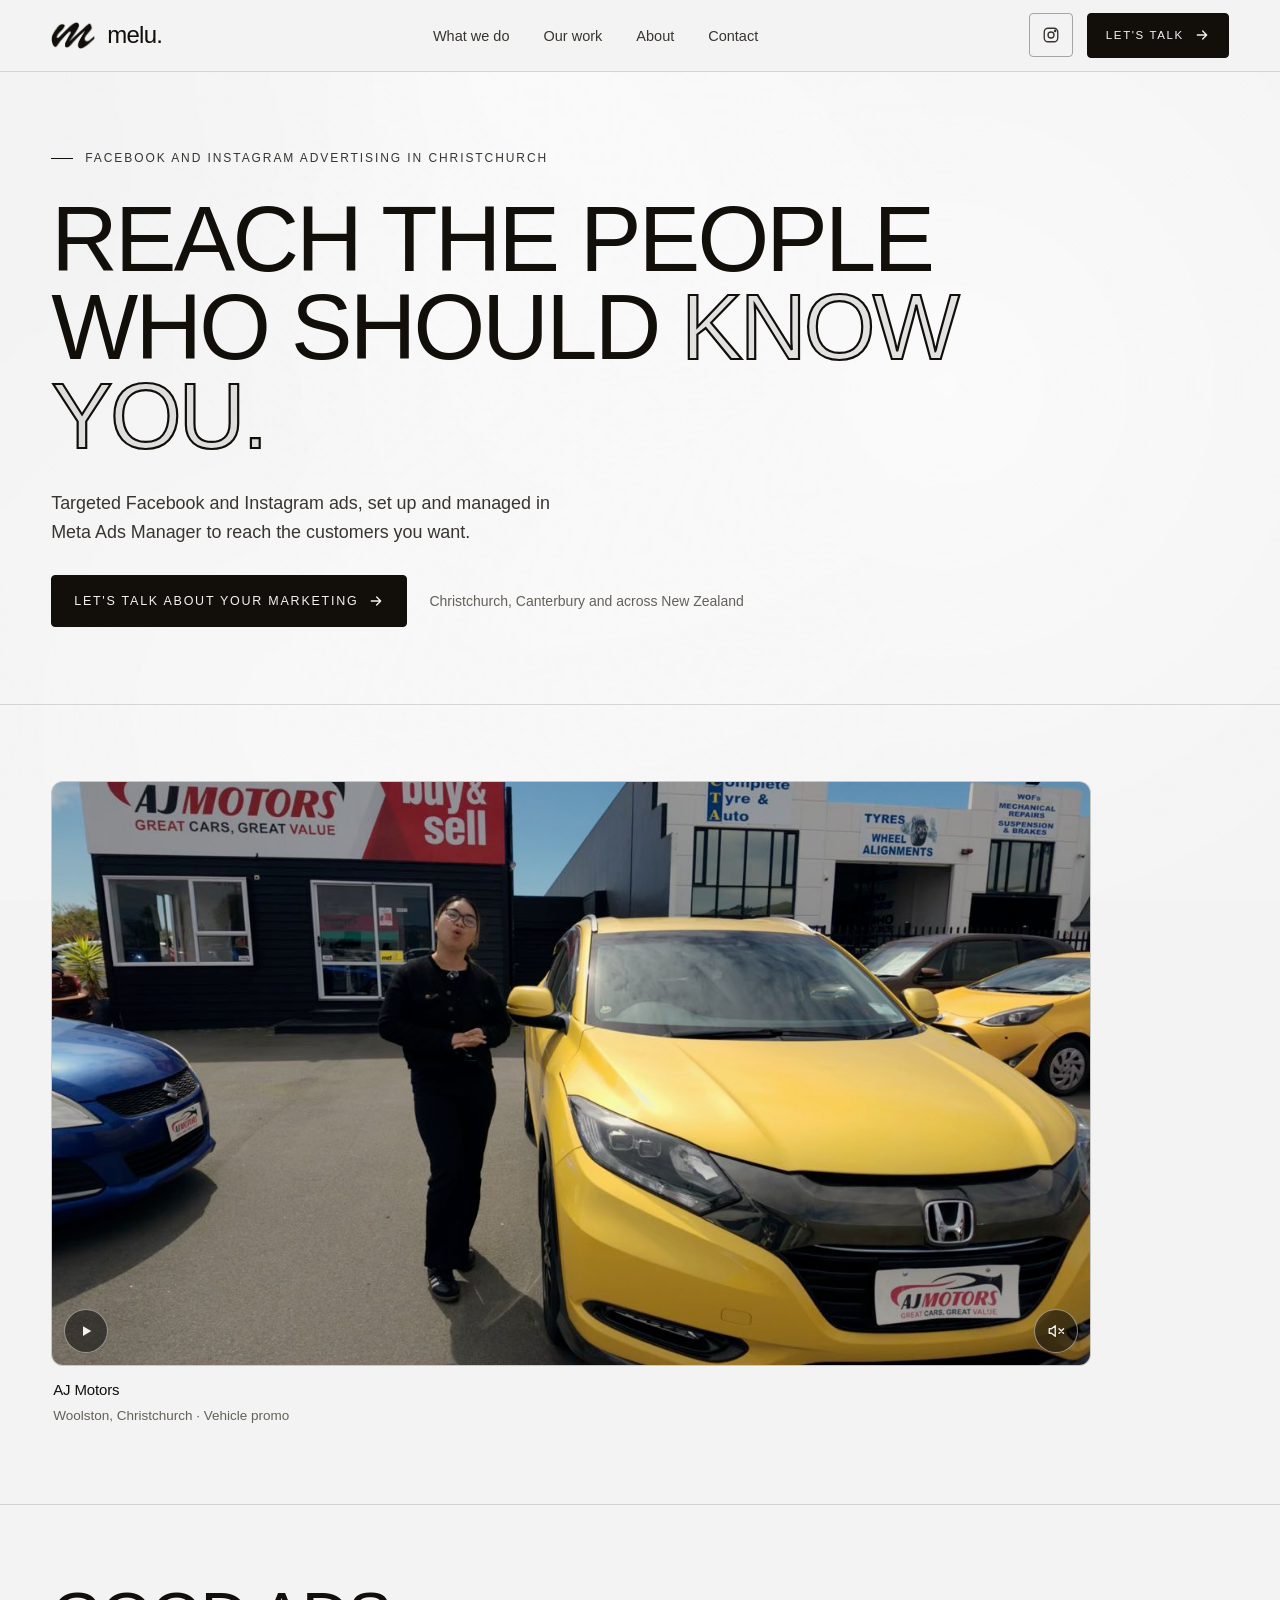
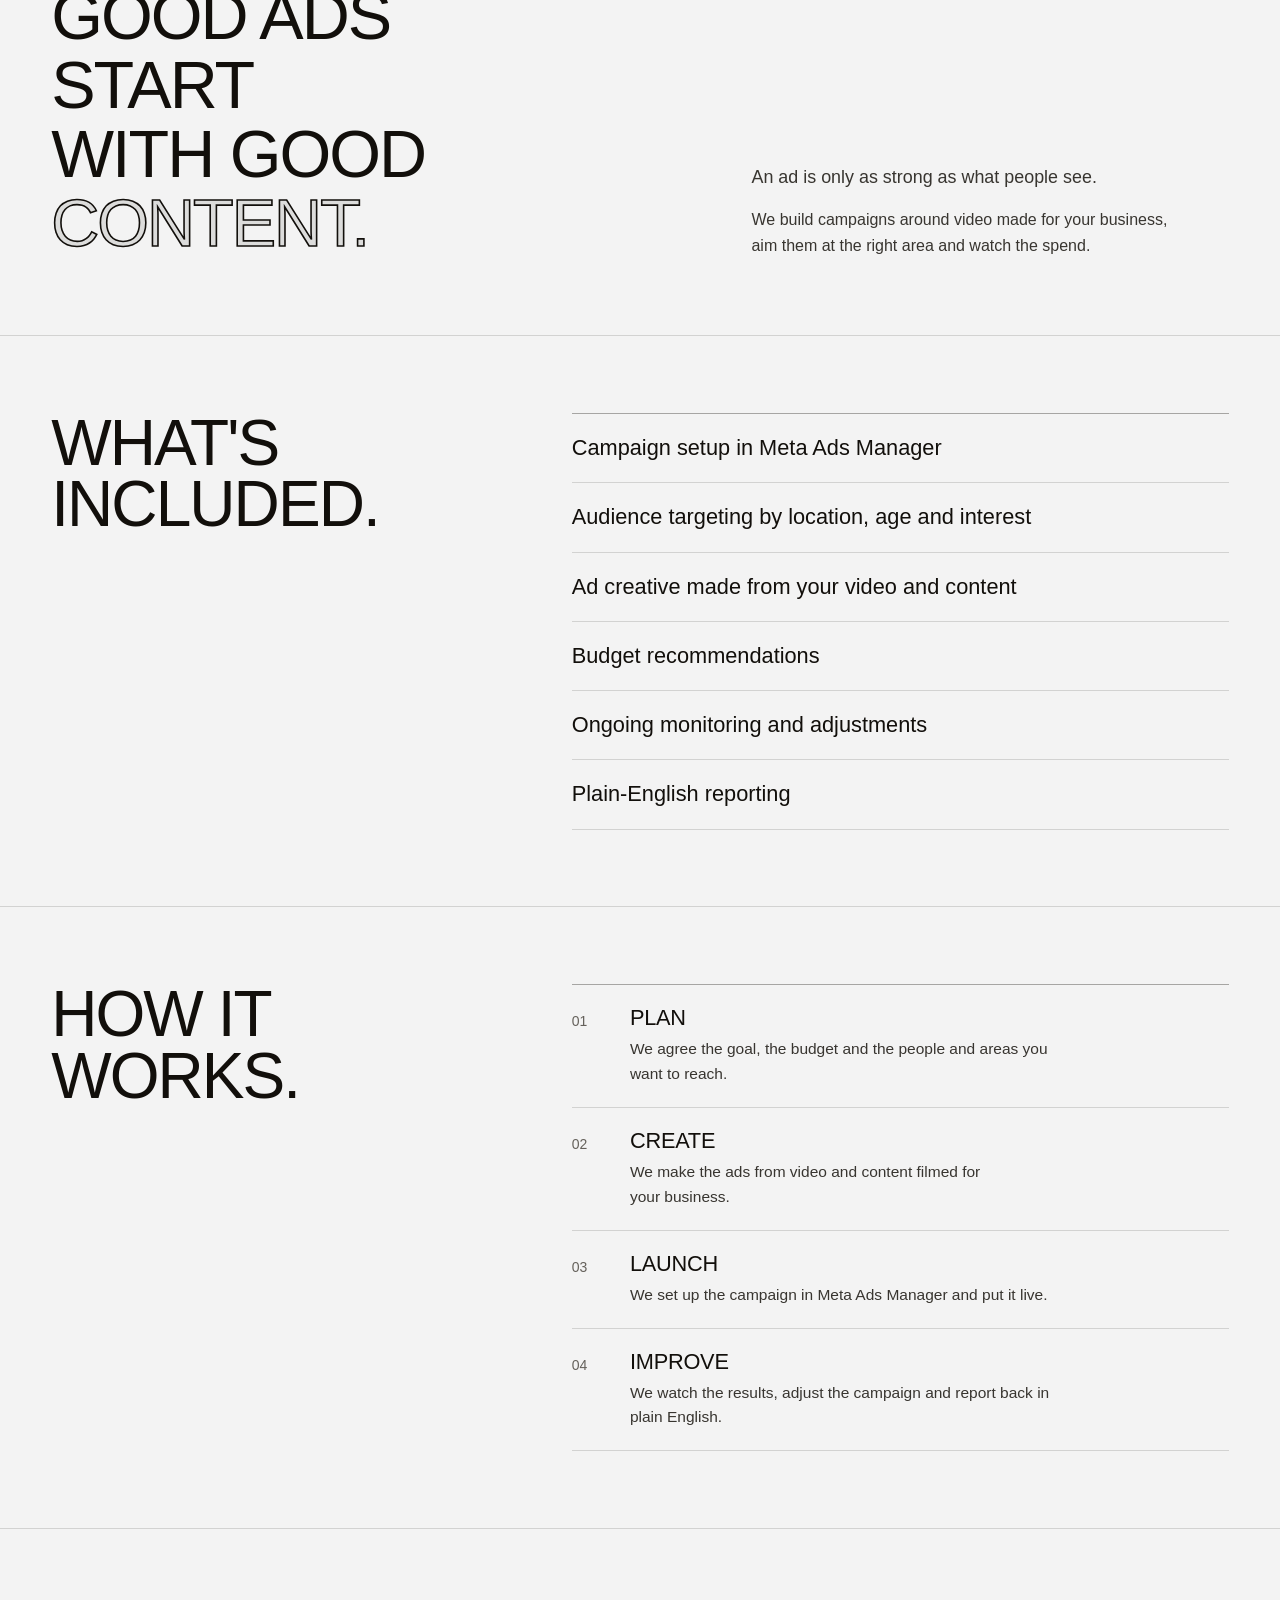
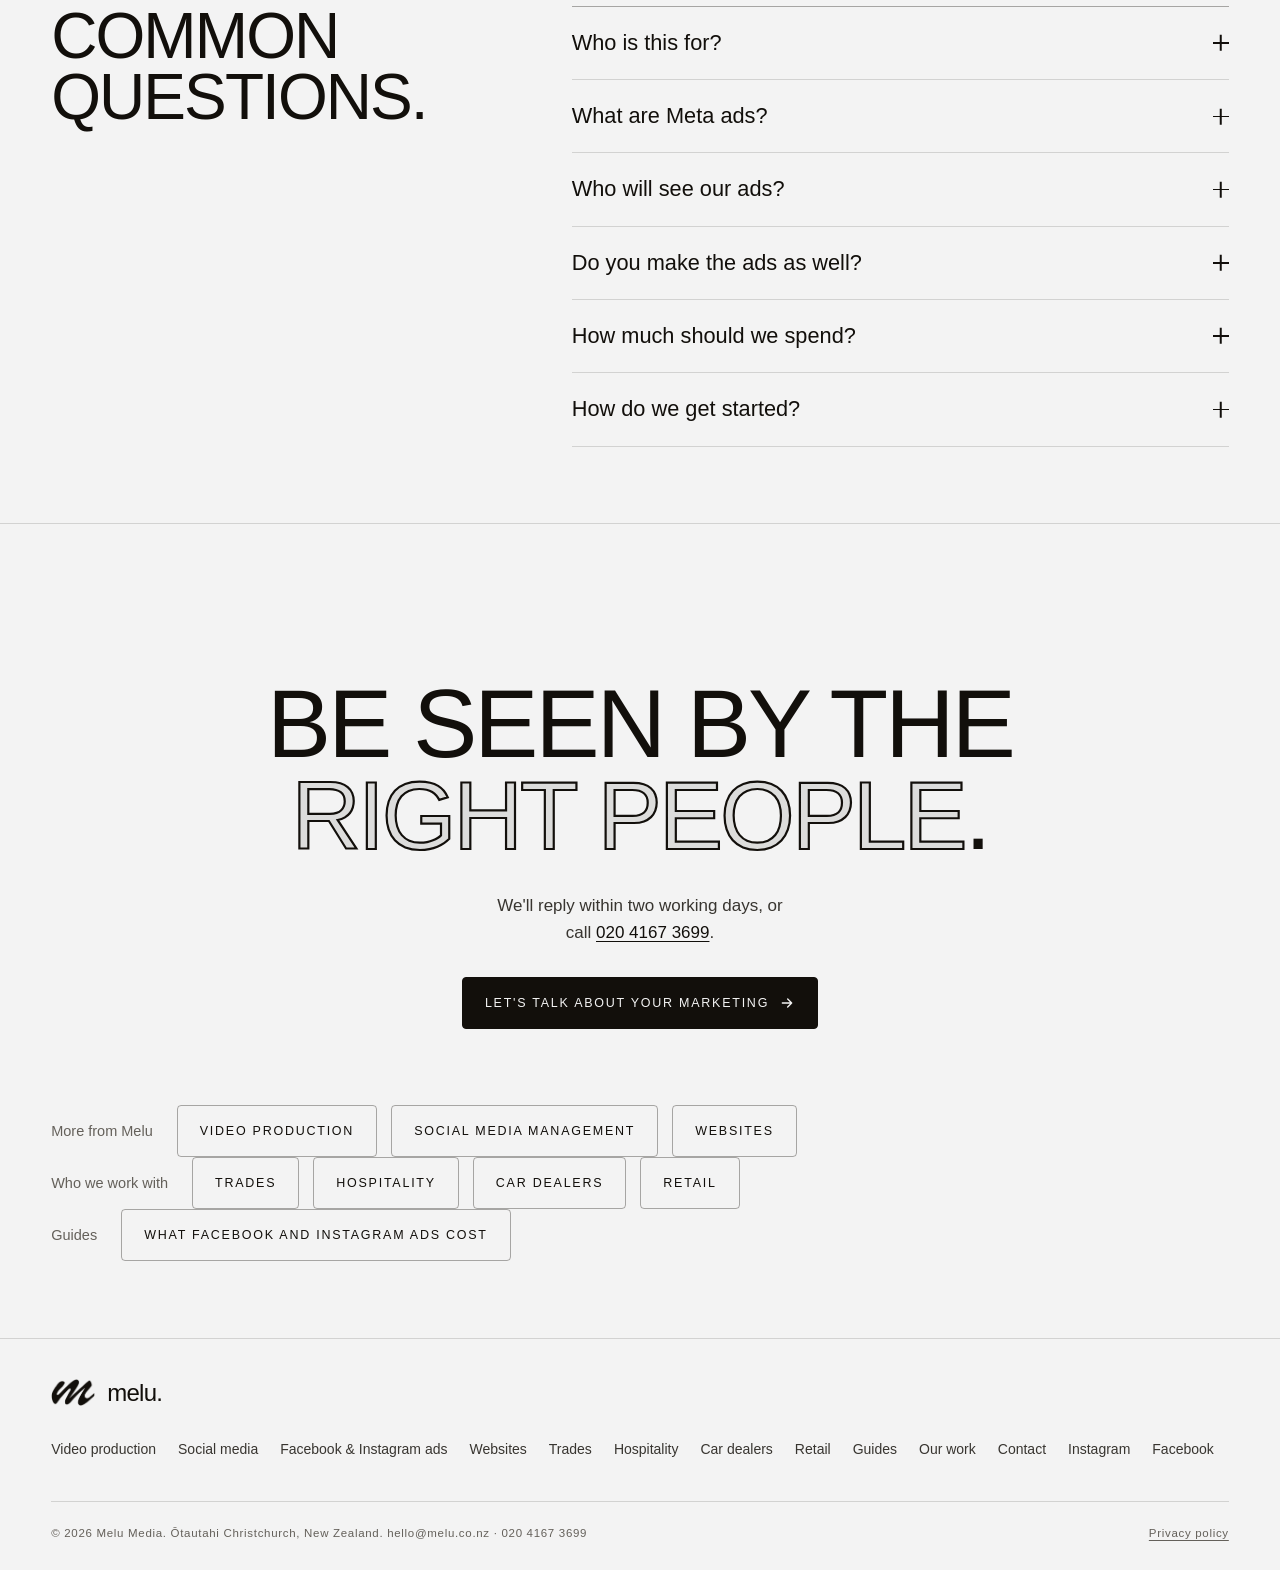
<file: meta-ads.html>
<!doctype html>
<html lang="en-NZ">
<head>
<meta charset="utf-8">
<meta name="viewport" content="width=device-width, initial-scale=1, viewport-fit=cover">
<title>Facebook & Instagram Ads Christchurch | Meta Ads | Melu Media</title>
<meta name="description" content="Facebook and Instagram advertising for Christchurch businesses. Melu Media sets up and manages targeted campaigns in Meta Ads Manager.">
<link rel="canonical" href="https://melu.co.nz/meta-ads">
<meta name="robots" content="index, follow, max-image-preview:large, max-snippet:-1, max-video-preview:-1">
<meta name="geo.region" content="NZ-CAN">
<meta name="geo.placename" content="Christchurch">
<meta name="theme-color" content="#f3f3f3">
<meta property="og:type" content="website">
<meta property="og:locale" content="en_NZ">
<meta property="og:site_name" content="Melu Media">
<meta property="og:title" content="Facebook & Instagram Ads Christchurch | Meta Ads | Melu Media">
<meta property="og:description" content="Facebook and Instagram advertising for Christchurch businesses. Melu Media sets up and manages targeted campaigns in Meta Ads Manager.">
<meta property="og:url" content="https://melu.co.nz/meta-ads">
<meta property="og:image" content="https://melu.co.nz/og-image.png">
<meta name="twitter:card" content="summary_large_image">
<link rel="icon" type="image/png" sizes="64x64" href="/favicon.png">
<link rel="apple-touch-icon" sizes="180x180" href="/apple-touch-icon.png">
<link rel="stylesheet" href="/styles.css?v=20261117">
<script>document.documentElement.className = 'js';</script>
<script type="application/ld+json">
{
  "@context": "https://schema.org",
  "@graph": [
    {
      "@type": "WebPage",
      "@id": "https://melu.co.nz/meta-ads#webpage",
      "url": "https://melu.co.nz/meta-ads",
      "name": "Facebook & Instagram Ads Christchurch | Meta Ads | Melu Media",
      "description": "Facebook and Instagram advertising for Christchurch businesses. Melu Media sets up and manages targeted campaigns in Meta Ads Manager.",
      "inLanguage": "en-NZ",
      "isPartOf": {
        "@type": "WebSite",
        "@id": "https://melu.co.nz/#website",
        "url": "https://melu.co.nz/",
        "name": "Melu Media"
      },
      "about": {
        "@id": "https://melu.co.nz/meta-ads#service"
      }
    },
    {
      "@type": "Service",
      "@id": "https://melu.co.nz/meta-ads#service",
      "name": "Paid social advertising",
      "description": "Setting up and managing targeted Facebook and Instagram campaigns in Meta Ads Manager.",
      "url": "https://melu.co.nz/meta-ads",
      "serviceType": "Paid social advertising",
      "provider": {
        "@type": "Organization",
        "@id": "https://melu.co.nz/#organization",
        "name": "Melu Media",
        "url": "https://melu.co.nz/"
      },
      "areaServed": [
        {
          "@type": "City",
          "name": "Christchurch"
        },
        {
          "@type": "AdministrativeArea",
          "name": "Canterbury"
        },
        {
          "@type": "Country",
          "name": "New Zealand"
        }
      ]
    },
    {
      "@type": "BreadcrumbList",
      "itemListElement": [
        {
          "@type": "ListItem",
          "position": 1,
          "name": "Melu Media",
          "item": "https://melu.co.nz/"
        },
        {
          "@type": "ListItem",
          "position": 2,
          "name": "Paid social advertising",
          "item": "https://melu.co.nz/meta-ads"
        }
      ]
    },
    {
      "@type": "FAQPage",
      "@id": "https://melu.co.nz/meta-ads#faq",
      "mainEntity": [
        {
          "@type": "Question",
          "name": "Who is this for?",
          "acceptedAnswer": {
            "@type": "Answer",
            "text": "Businesses that want to reach more local customers on Facebook and Instagram, with someone to set up and run the campaigns for them."
          }
        },
        {
          "@type": "Question",
          "name": "What are Meta ads?",
          "acceptedAnswer": {
            "@type": "Answer",
            "text": "Paid campaigns on Facebook and Instagram, set up and managed in Meta Ads Manager."
          }
        },
        {
          "@type": "Question",
          "name": "Who will see our ads?",
          "acceptedAnswer": {
            "@type": "Answer",
            "text": "People you choose by location, age and interest."
          }
        },
        {
          "@type": "Question",
          "name": "Do you make the ads as well?",
          "acceptedAnswer": {
            "@type": "Answer",
            "text": "Yes. We build the ads from video and content made for your business."
          }
        },
        {
          "@type": "Question",
          "name": "How much should we spend?",
          "acceptedAnswer": {
            "@type": "Answer",
            "text": "We recommend a budget to suit your goals before anything runs."
          }
        },
        {
          "@type": "Question",
          "name": "How do we get started?",
          "acceptedAnswer": {
            "@type": "Answer",
            "text": "Send an enquiry through the contact form, or call 020 4167 3699. We reply to enquiries within two working days."
          }
        }
      ]
    },
    {
      "@type": "VideoObject",
      "name": "AJ Motors vehicle promo",
      "description": "Promotional video for AJ Motors, a car dealer on Ferry Road in Woolston, Christchurch. Filmed and edited by Melu Media.",
      "thumbnailUrl": "https://melu.co.nz/reel-ajmotors.jpg",
      "contentUrl": "https://melu.co.nz/reel-ajmotors.mp4",
      "uploadDate": "2026-10-13T00:00:00+13:00",
      "duration": "PT14S",
      "creator": {
        "@type": "Organization",
        "@id": "https://melu.co.nz/#organization",
        "name": "Melu Media"
      }
    }
  ]
}
</script>
</head>
<body id="top">
<a class="skip" href="#main">Skip to content</a>

<header class="nav">
  <div class="wrap">
    <a class="brand" href="/" aria-label="Melu Media home"><span class="logo-mark" aria-hidden="true"></span><span class="wordmark">melu<span class="dot">.</span></span></a>
    <nav aria-label="Primary">
      <ul class="nav-links">
        <li><a href="/#services">What we do</a></li>
        <li><a href="/#work">Our work</a></li>
        <li><a href="/#about">About</a></li>
        <li><a href="/#contact">Contact</a></li>
      </ul>
    </nav>
    <div class="nav-cta">
      <a class="icon-link" href="https://www.instagram.com/melu.media/" target="_blank" rel="noopener" aria-label="Melu Media on Instagram"><svg viewBox="0 0 24 24" fill="none" stroke="currentColor" stroke-width="1.8" stroke-linecap="round" stroke-linejoin="round" aria-hidden="true"><rect x="3" y="3" width="18" height="18" rx="5"/><circle cx="12" cy="12" r="4"/><circle cx="17.5" cy="6.5" r="0.8" fill="currentColor"/></svg></a>
      <a class="btn btn-primary" href="/#contact">Let's talk <svg class="arrow" viewBox="0 0 24 24" fill="none" stroke="currentColor" stroke-width="2" stroke-linecap="round" stroke-linejoin="round" aria-hidden="true"><path d="M5 12h14M13 6l6 6-6 6"/></svg></a>
      <button class="menu-btn" id="menu-open" type="button" aria-label="Open menu" aria-controls="mobile-menu" aria-expanded="false">
        <svg viewBox="0 0 24 24" fill="none" stroke="currentColor" stroke-width="1.8" stroke-linecap="round" aria-hidden="true"><path d="M4 7h16M4 12h16M4 17h16"/></svg>
      </button>
    </div>
  </div>
</header>

<div class="mobile-menu" id="mobile-menu" role="dialog" aria-modal="true" aria-label="Menu" hidden>
  <div class="top">
    <a class="brand" href="/" aria-label="Melu Media home"><span class="logo-mark" aria-hidden="true"></span><span class="wordmark">melu<span class="dot">.</span></span></a>
    <button class="menu-btn" id="menu-close" type="button" aria-label="Close menu">
      <svg viewBox="0 0 24 24" fill="none" stroke="currentColor" stroke-width="1.8" stroke-linecap="round" aria-hidden="true"><path d="M6 6l12 12M18 6L6 18"/></svg>
    </button>
  </div>
  <ul>
        <li><a href="/#services">What we do</a></li>
        <li><a href="/#work">Our work</a></li>
        <li><a href="/#about">About</a></li>
        <li><a href="/#contact">Contact</a></li>
  </ul>
  <div class="foot">
    <a class="btn btn-primary" href="/#contact">Let's talk <svg class="arrow" viewBox="0 0 24 24" fill="none" stroke="currentColor" stroke-width="2" stroke-linecap="round" stroke-linejoin="round" aria-hidden="true"><path d="M5 12h14M13 6l6 6-6 6"/></svg></a>
    <a class="btn" href="https://www.instagram.com/melu.media/" target="_blank" rel="noopener"><svg viewBox="0 0 24 24" fill="none" stroke="currentColor" stroke-width="1.8" stroke-linecap="round" stroke-linejoin="round" aria-hidden="true"><rect x="3" y="3" width="18" height="18" rx="5"/><circle cx="12" cy="12" r="4"/><circle cx="17.5" cy="6.5" r="0.8" fill="currentColor"/></svg> @melu.media</a>
    <span class="hero-note">Ōtautahi Christchurch · New Zealand</span>
  </div>
</div>

<main id="main">

  <section class="hero">
    <canvas id="glow" aria-hidden="true"></canvas>
    <div class="wrap">
      <div class="hero-copy">
        <h1 class="eyebrow rise">Facebook and Instagram advertising in Christchurch</h1>
        <p class="display hero-h rise d1">Reach the people who should <em>know you.</em></p>
        <p class="lede rise d2">Targeted Facebook and Instagram ads, set up and managed in Meta Ads Manager to reach the customers you want.</p>
        <div class="hero-actions rise d3">
          <a class="btn btn-primary" href="/#contact">Let's talk about your marketing <svg class="arrow" viewBox="0 0 24 24" fill="none" stroke="currentColor" stroke-width="2" stroke-linecap="round" stroke-linejoin="round" aria-hidden="true"><path d="M5 12h14M13 6l6 6-6 6"/></svg></a>
          <span class="hero-note">Christchurch, Canterbury and across New Zealand</span>
        </div>
      </div>
    </div>
  </section>

  <section class="section" aria-label="Examples of our work">
    <div class="wrap">
      <div class="solo">
        <figure class="reel-card">
          <div class="reel wide" data-name="AJ Motors vehicle promo">
            <img src="/reel-ajmotors.jpg" width="1280" height="720" decoding="async" alt="A presenter standing beside a yellow Honda on the AJ Motors car yard in Woolston">
            <video src="/reel-ajmotors.mp4" data-small="/reel-ajmotors-sm.mp4" preload="none" muted loop playsinline controls width="1920" height="1080" aria-label="AJ Motors vehicle promo"></video>
            <button class="ctl toggle" type="button" aria-label="Play video: AJ Motors vehicle promo"><svg class="i-play" viewBox="0 0 24 24" fill="currentColor" aria-hidden="true"><path d="M8 5.5v13l11-6.5z"/></svg><svg class="i-pause" viewBox="0 0 24 24" fill="currentColor" aria-hidden="true"><path d="M7 5h3.5v14H7zM13.5 5H17v14h-3.5z"/></svg></button>
            <button class="ctl sound" type="button" aria-label="Unmute video: AJ Motors vehicle promo"><svg class="off" viewBox="0 0 24 24" fill="none" stroke="currentColor" stroke-width="1.8" stroke-linecap="round" stroke-linejoin="round" aria-hidden="true"><path d="M11 5 6 9H3v6h3l5 4z"/><path d="m22 9-6 6M16 9l6 6"/></svg><svg class="on" viewBox="0 0 24 24" fill="none" stroke="currentColor" stroke-width="1.8" stroke-linecap="round" stroke-linejoin="round" aria-hidden="true"><path d="M11 5 6 9H3v6h3l5 4z"/><path d="M15.5 8.5a5 5 0 0 1 0 7M19 5.5a10 10 0 0 1 0 13"/></svg></button>
          </div>
          <figcaption class="reel-cap">
            <span class="reel-client">AJ Motors</span>
            <span class="reel-note">Woolston, Christchurch · Vehicle promo</span>
          </figcaption>
        </figure>
      </div>
    </div>
  </section>

  <section class="statement" aria-labelledby="st-h">
    <div class="wrap">
      <h2 class="display statement-text" id="st-h">Good ads start with good <em>content.</em></h2>
      <div class="statement-body">
        <p class="lede">An ad is only as strong as what people see.</p>
        <p>We build campaigns around video made for your business, aim them at the right area and watch the spend.</p>
      </div>
    </div>
  </section>

  <section class="section" aria-labelledby="caps-h">
    <div class="wrap">
      <div class="caps-wrap">
        <h2 class="display" id="caps-h">What's included.</h2>
        <ul class="caps">
          <li>Campaign setup in Meta Ads Manager</li>
          <li>Audience targeting by location, age and interest</li>
          <li>Ad creative made from your video and content</li>
          <li>Budget recommendations</li>
          <li>Ongoing monitoring and adjustments</li>
          <li>Plain-English reporting</li>
        </ul>
      </div>
    </div>
  </section>

  <section class="section" aria-labelledby="how-h">
    <div class="wrap">
      <div class="caps-wrap">
        <h2 class="display" id="how-h">How it works.</h2>
        <ol class="steps">
          <li><h3>Plan</h3><p>We agree the goal, the budget and the people and areas you want to reach.</p></li>
          <li><h3>Create</h3><p>We make the ads from video and content filmed for your business.</p></li>
          <li><h3>Launch</h3><p>We set up the campaign in Meta Ads Manager and put it live.</p></li>
          <li><h3>Improve</h3><p>We watch the results, adjust the campaign and report back in plain English.</p></li>
        </ol>
      </div>
    </div>
  </section>

  <section class="section" id="questions" aria-labelledby="faq-h">
    <div class="wrap">
      <div class="caps-wrap">
        <h2 class="display" id="faq-h">Common questions.</h2>
        <div class="faq">
          <details class="faq-item" name="faq"><summary><h3>Who is this for?</h3><span class="faq-icon" aria-hidden="true"></span></summary><p>Businesses that want to reach more local customers on Facebook and Instagram, with someone to set up and run the campaigns for them.</p></details>
          <details class="faq-item" name="faq"><summary><h3>What are Meta ads?</h3><span class="faq-icon" aria-hidden="true"></span></summary><p>Paid campaigns on Facebook and Instagram, set up and managed in Meta Ads Manager.</p></details>
          <details class="faq-item" name="faq"><summary><h3>Who will see our ads?</h3><span class="faq-icon" aria-hidden="true"></span></summary><p>People you choose by location, age and interest.</p></details>
          <details class="faq-item" name="faq"><summary><h3>Do you make the ads as well?</h3><span class="faq-icon" aria-hidden="true"></span></summary><p>Yes. We build the ads from video and content made for your business.</p></details>
          <details class="faq-item" name="faq"><summary><h3>How much should we spend?</h3><span class="faq-icon" aria-hidden="true"></span></summary><p>We recommend a budget to suit your goals before anything runs.</p></details>
          <details class="faq-item" name="faq"><summary><h3>How do we get started?</h3><span class="faq-icon" aria-hidden="true"></span></summary><p>Send an enquiry through the contact form, or call 020 4167 3699. We reply to enquiries within two working days.</p></details>
        </div>
      </div>
    </div>
  </section>

  <section class="section" aria-labelledby="cta-h">
    <div class="wrap">
      <div class="cta-big">
        <h2 class="display" id="cta-h">Be seen by the <em>right people</em>.</h2>
        <p>We'll reply within two working days, or call <a href="tel:+642041673699">020 4167 3699</a>.</p>
        <a class="btn btn-primary" href="/#contact">Let's talk about your marketing <svg class="arrow" viewBox="0 0 24 24" fill="none" stroke="currentColor" stroke-width="2" stroke-linecap="round" stroke-linejoin="round" aria-hidden="true"><path d="M5 12h14M13 6l6 6-6 6"/></svg></a>
      </div>
      <div class="more-services">
        <span class="more-label">More from Melu</span>
        <a class="btn" href="/short-form-video">Video production</a>
        <a class="btn" href="/social-media-marketing">Social media management</a>
        <a class="btn" href="/websites">Websites</a>
      </div>
      <div class="more-services">
        <span class="more-label">Who we work with</span>
        <a class="btn" href="/marketing-for-trades">Trades</a>
        <a class="btn" href="/marketing-for-hospitality">Hospitality</a>
        <a class="btn" href="/marketing-for-car-dealers">Car dealers</a>
        <a class="btn" href="/marketing-for-retail">Retail</a>
      </div>
      <div class="more-services">
        <span class="more-label">Guides</span>
        <a class="btn" href="/guides/facebook-instagram-ads-cost-nz">What Facebook and Instagram ads cost</a>
      </div>
    </div>
  </section>

</main>

<footer>
  <div class="wrap">
    <a class="brand" href="/" aria-label="Melu Media home"><span class="logo-mark" aria-hidden="true"></span><span class="wordmark">melu<span class="dot">.</span></span></a>
    <ul class="links">
      <li><a href="/short-form-video">Video production</a></li>
      <li><a href="/social-media-marketing">Social media</a></li>
      <li><a href="/meta-ads">Facebook &amp; Instagram ads</a></li>
      <li><a href="/websites">Websites</a></li>
      <li><a href="/marketing-for-trades">Trades</a></li>
      <li><a href="/marketing-for-hospitality">Hospitality</a></li>
      <li><a href="/marketing-for-car-dealers">Car dealers</a></li>
      <li><a href="/marketing-for-retail">Retail</a></li>
      <li><a href="/guides/">Guides</a></li>
      <li><a href="/#work">Our work</a></li>
      <li><a href="/#contact">Contact</a></li>
      <li><a href="https://www.instagram.com/melu.media/" target="_blank" rel="noopener">Instagram</a></li>
      <li><a href="https://www.facebook.com/profile.php?id=61594397530777" target="_blank" rel="noopener">Facebook</a></li>
    </ul>
    <div class="fine">
      <span>© <span id="year">2026</span> Melu Media. Ōtautahi Christchurch, New Zealand. <!--email_off--><a href="mailto:hello@melu.co.nz">hello@melu.co.nz</a><!--/email_off--> · <a href="tel:+642041673699">020 4167 3699</a></span>
      <a href="/privacy">Privacy policy</a>
    </div>
  </div>
</footer>

<script src="/site.js?v=20261027b" defer></script>
</body>
</html>
</file>
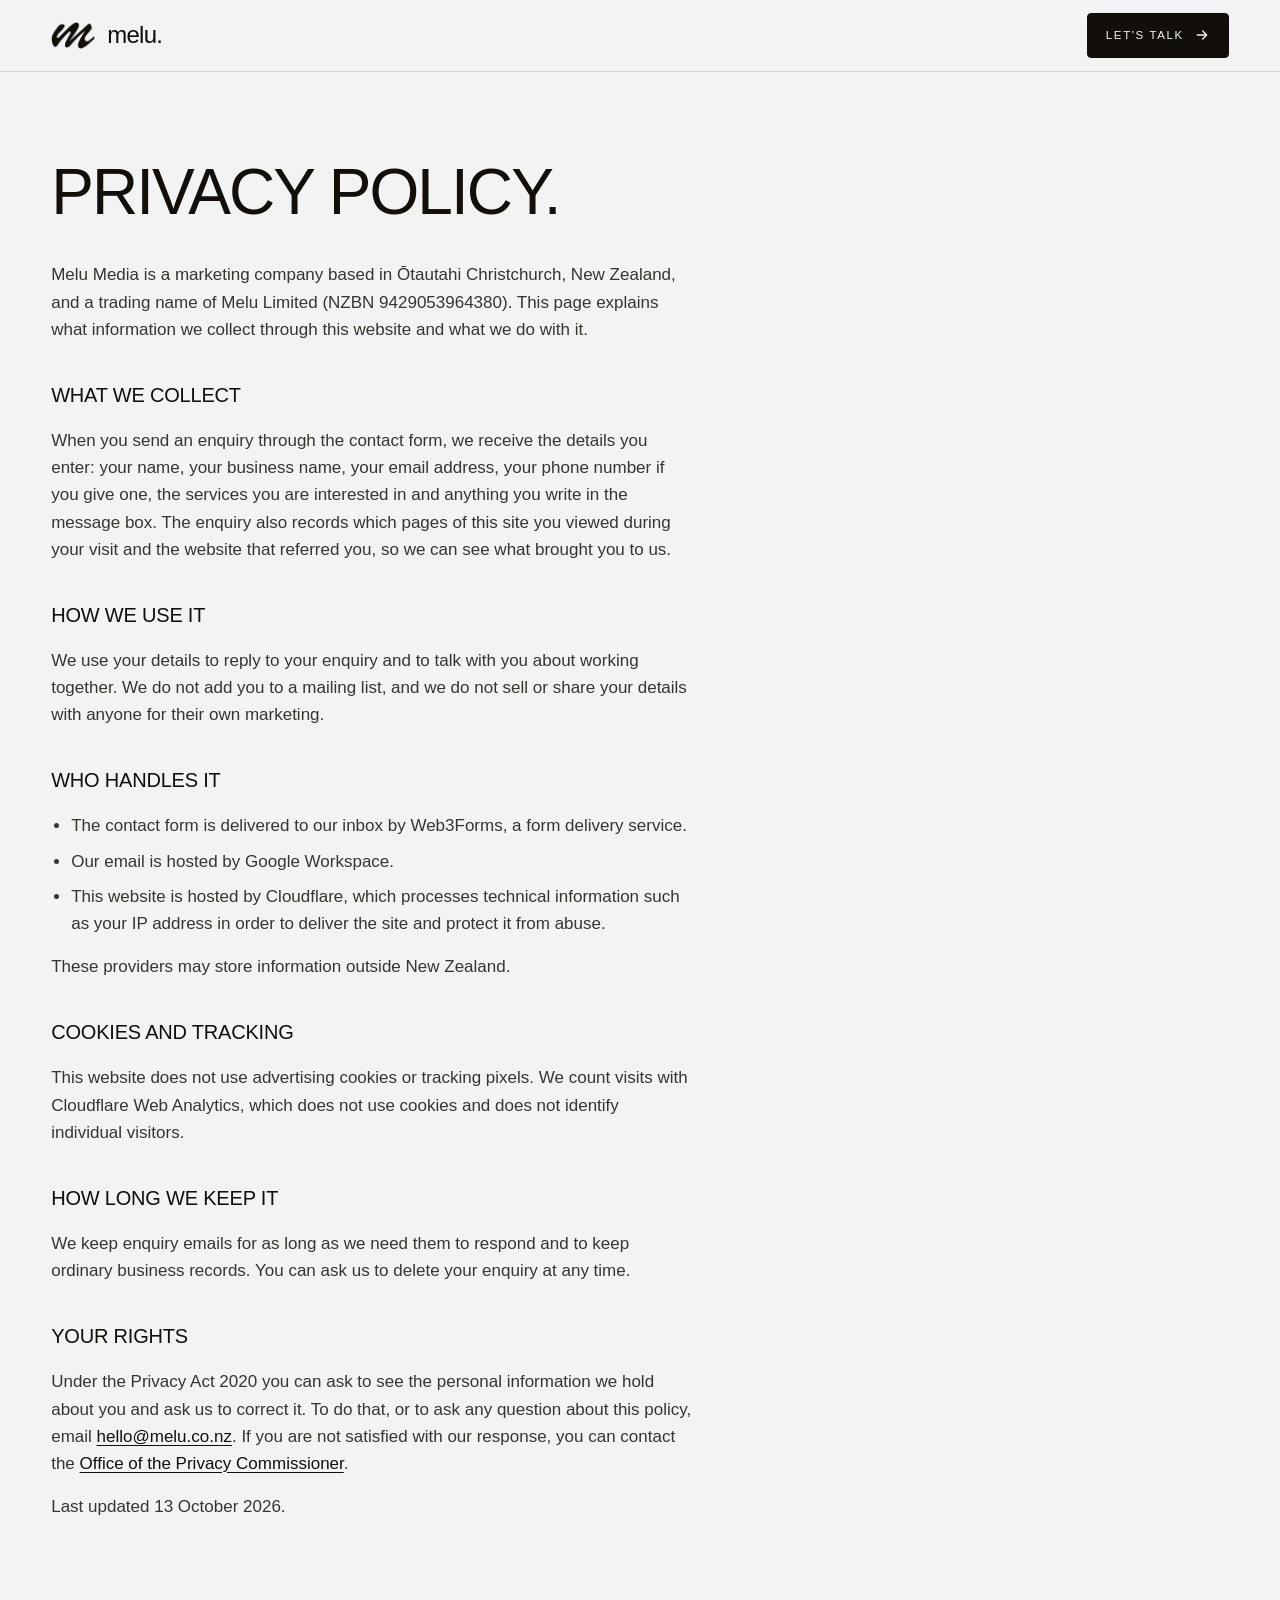
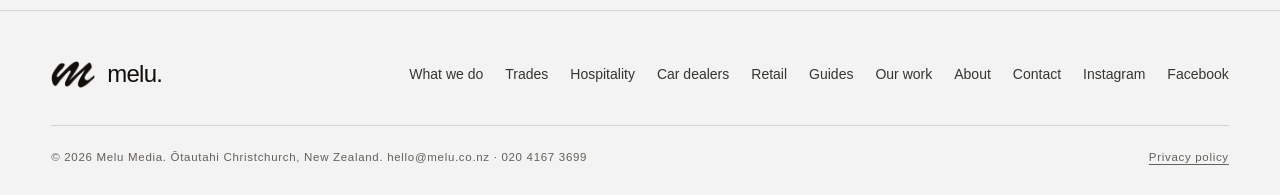
<file: privacy.html>
<!doctype html>
<html lang="en-NZ">
<head>
<meta charset="utf-8">
<meta name="viewport" content="width=device-width, initial-scale=1, viewport-fit=cover">
<title>Privacy policy | Melu Media</title>
<meta name="description" content="How Melu Media collects and uses the details you send through the contact form on melu.co.nz.">
<link rel="canonical" href="https://melu.co.nz/privacy">
<meta name="robots" content="index, follow, max-image-preview:large, max-snippet:-1, max-video-preview:-1">
<meta name="geo.region" content="NZ-CAN">
<meta name="geo.placename" content="Christchurch">
<meta name="theme-color" content="#f3f3f3">
<link rel="icon" type="image/png" sizes="64x64" href="/favicon.png">
<link rel="apple-touch-icon" sizes="180x180" href="/apple-touch-icon.png">
<link rel="stylesheet" href="/styles.css?v=20261117">
</head>
<body>
<a class="skip" href="#main">Skip to content</a>

<header class="nav">
  <div class="wrap">
    <a class="brand" href="/" aria-label="Melu Media home"><span class="logo-mark" aria-hidden="true"></span><span class="wordmark">melu<span class="dot">.</span></span></a>
    <div class="nav-cta">
      <a class="btn btn-primary" href="/#contact" style="display:inline-flex">Let's talk <svg class="arrow" viewBox="0 0 24 24" fill="none" stroke="currentColor" stroke-width="2" stroke-linecap="round" stroke-linejoin="round" aria-hidden="true"><path d="M5 12h14M13 6l6 6-6 6"/></svg></a>
    </div>
  </div>
</header>

<main id="main">
  <section class="page">
    <div class="wrap">
      <h1 class="display">Privacy policy.</h1>
      <div class="prose">
        <p>Melu Media is a marketing company based in Ōtautahi Christchurch, New Zealand, and a trading name of Melu Limited (NZBN 9429053964380). This page explains what information we collect through this website and what we do with it.</p>

        <h2>What we collect</h2>
        <p>When you send an enquiry through the contact form, we receive the details you enter: your name, your business name, your email address, your phone number if you give one, the services you are interested in and anything you write in the message box. The enquiry also records which pages of this site you viewed during your visit and the website that referred you, so we can see what brought you to us.</p>

        <h2>How we use it</h2>
        <p>We use your details to reply to your enquiry and to talk with you about working together. We do not add you to a mailing list, and we do not sell or share your details with anyone for their own marketing.</p>

        <h2>Who handles it</h2>
        <ul>
          <li>The contact form is delivered to our inbox by Web3Forms, a form delivery service.</li>
          <li>Our email is hosted by Google Workspace.</li>
          <li>This website is hosted by Cloudflare, which processes technical information such as your IP address in order to deliver the site and protect it from abuse.</li>
        </ul>
        <p>These providers may store information outside New Zealand.</p>

        <h2>Cookies and tracking</h2>
        <p>This website does not use advertising cookies or tracking pixels. We count visits with Cloudflare Web Analytics, which does not use cookies and does not identify individual visitors.</p>

        <h2>How long we keep it</h2>
        <p>We keep enquiry emails for as long as we need them to respond and to keep ordinary business records. You can ask us to delete your enquiry at any time.</p>

        <h2>Your rights</h2>
        <p>Under the Privacy Act 2020 you can ask to see the personal information we hold about you and ask us to correct it. To do that, or to ask any question about this policy, email <!--email_off--><a href="mailto:hello@melu.co.nz">hello@melu.co.nz</a><!--/email_off-->. If you are not satisfied with our response, you can contact the <a href="https://www.privacy.org.nz/" target="_blank" rel="noopener">Office of the Privacy Commissioner</a>.</p>

        <p>Last updated 13 October 2026.</p>
      </div>
    </div>
  </section>
</main>

<footer>
  <div class="wrap">
    <a class="brand" href="/" aria-label="Melu Media home"><span class="logo-mark" aria-hidden="true"></span><span class="wordmark">melu<span class="dot">.</span></span></a>
    <ul class="links">
      <li><a href="/#services">What we do</a></li>
      <li><a href="/marketing-for-trades">Trades</a></li>
      <li><a href="/marketing-for-hospitality">Hospitality</a></li>
      <li><a href="/marketing-for-car-dealers">Car dealers</a></li>
      <li><a href="/marketing-for-retail">Retail</a></li>
      <li><a href="/guides/">Guides</a></li>
      <li><a href="/#work">Our work</a></li>
      <li><a href="/#about">About</a></li>
      <li><a href="/#contact">Contact</a></li>
      <li><a href="https://www.instagram.com/melu.media/" target="_blank" rel="noopener">Instagram</a></li>
      <li><a href="https://www.facebook.com/profile.php?id=61594397530777" target="_blank" rel="noopener">Facebook</a></li>
    </ul>
    <div class="fine">
      <span>© 2026 Melu Media. Ōtautahi Christchurch, New Zealand. <!--email_off--><a href="mailto:hello@melu.co.nz">hello@melu.co.nz</a><!--/email_off--> · <a href="tel:+642041673699">020 4167 3699</a></span>
      <a href="/privacy">Privacy policy</a>
    </div>
  </div>
</footer>
</body>
</html>
</file>
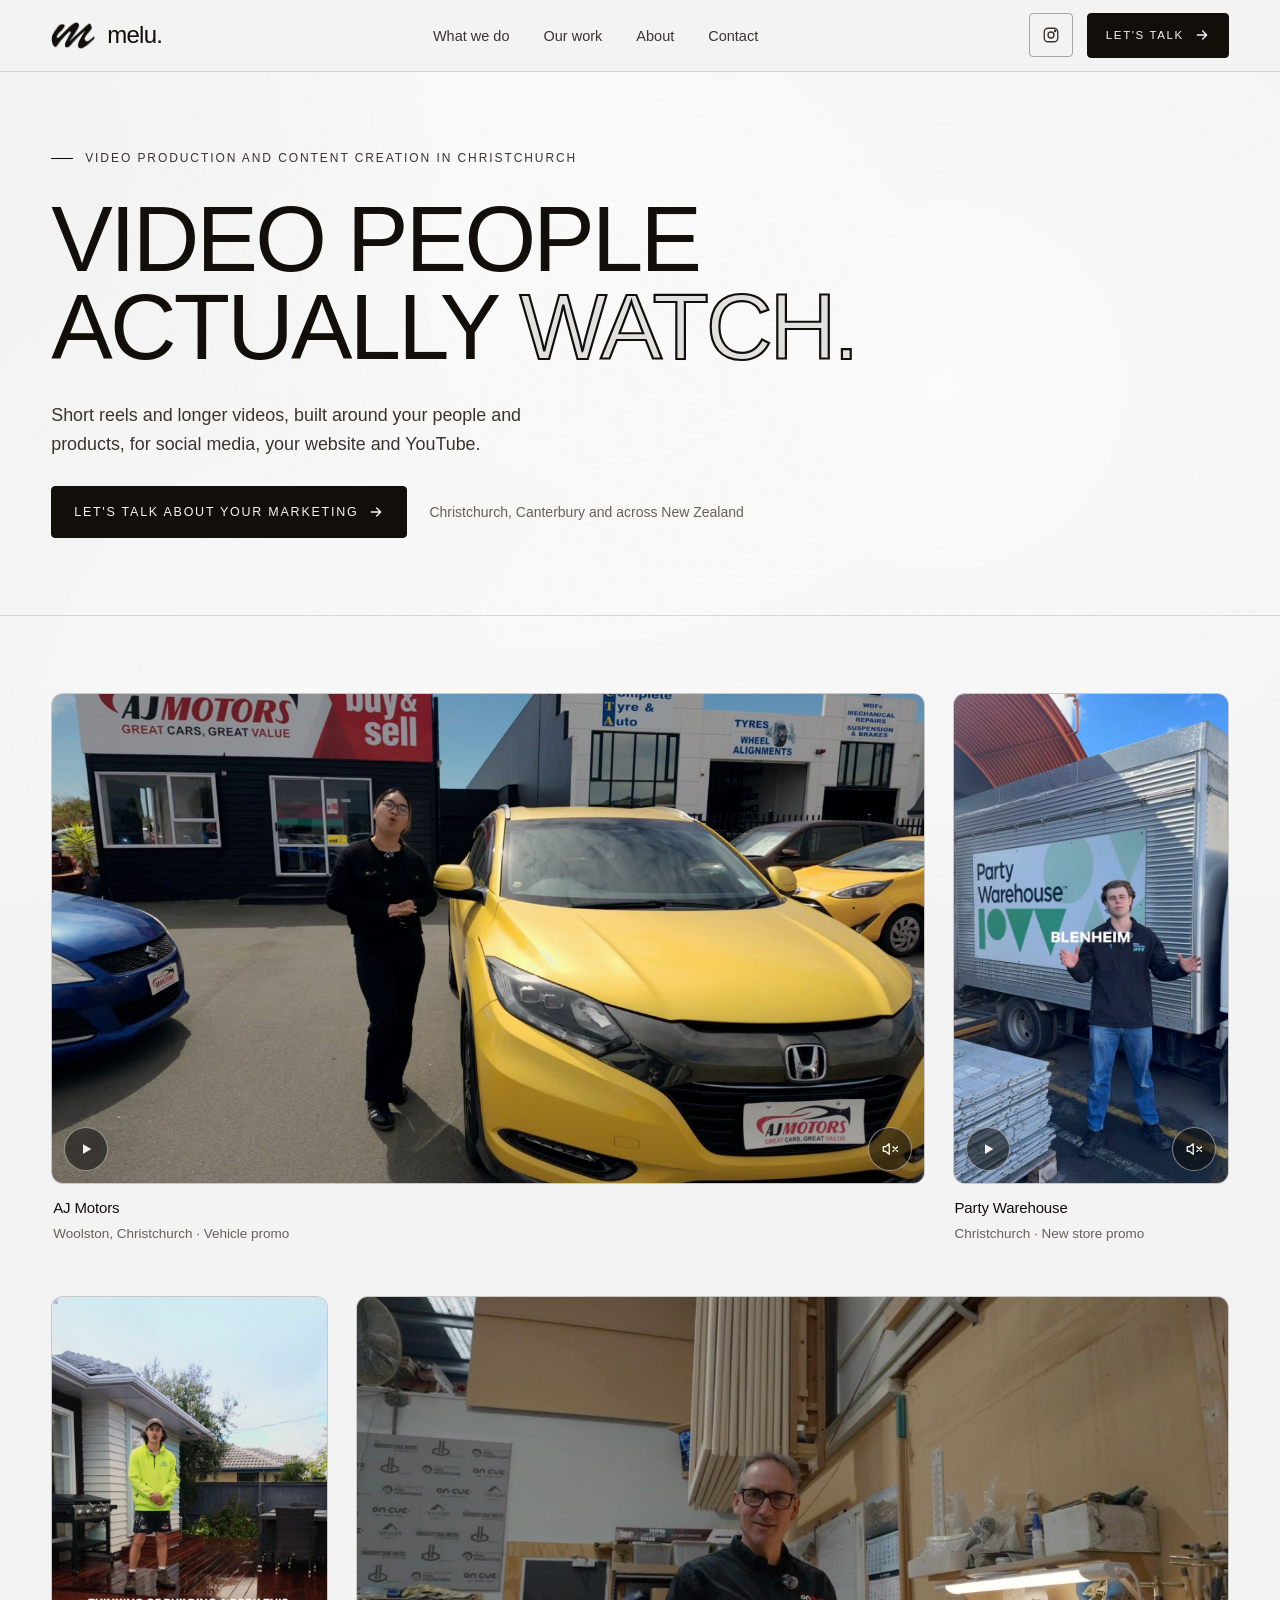
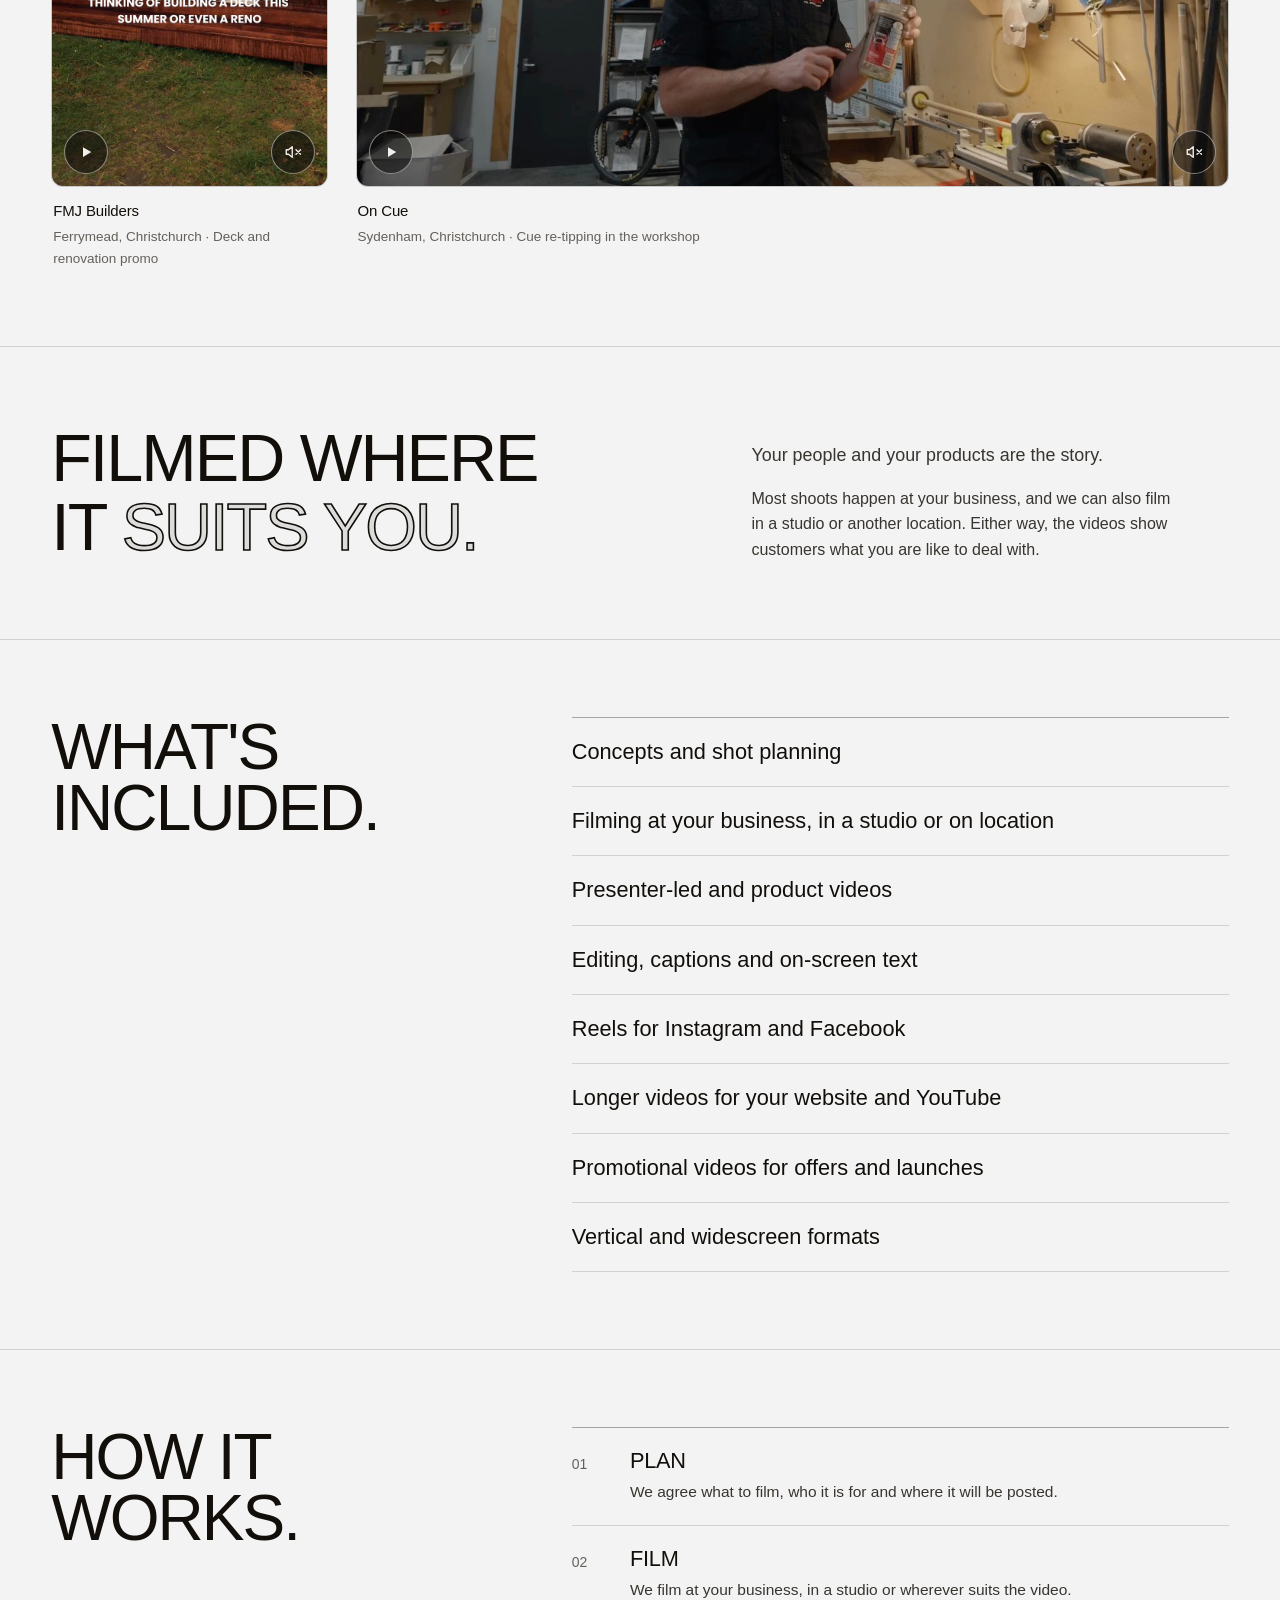
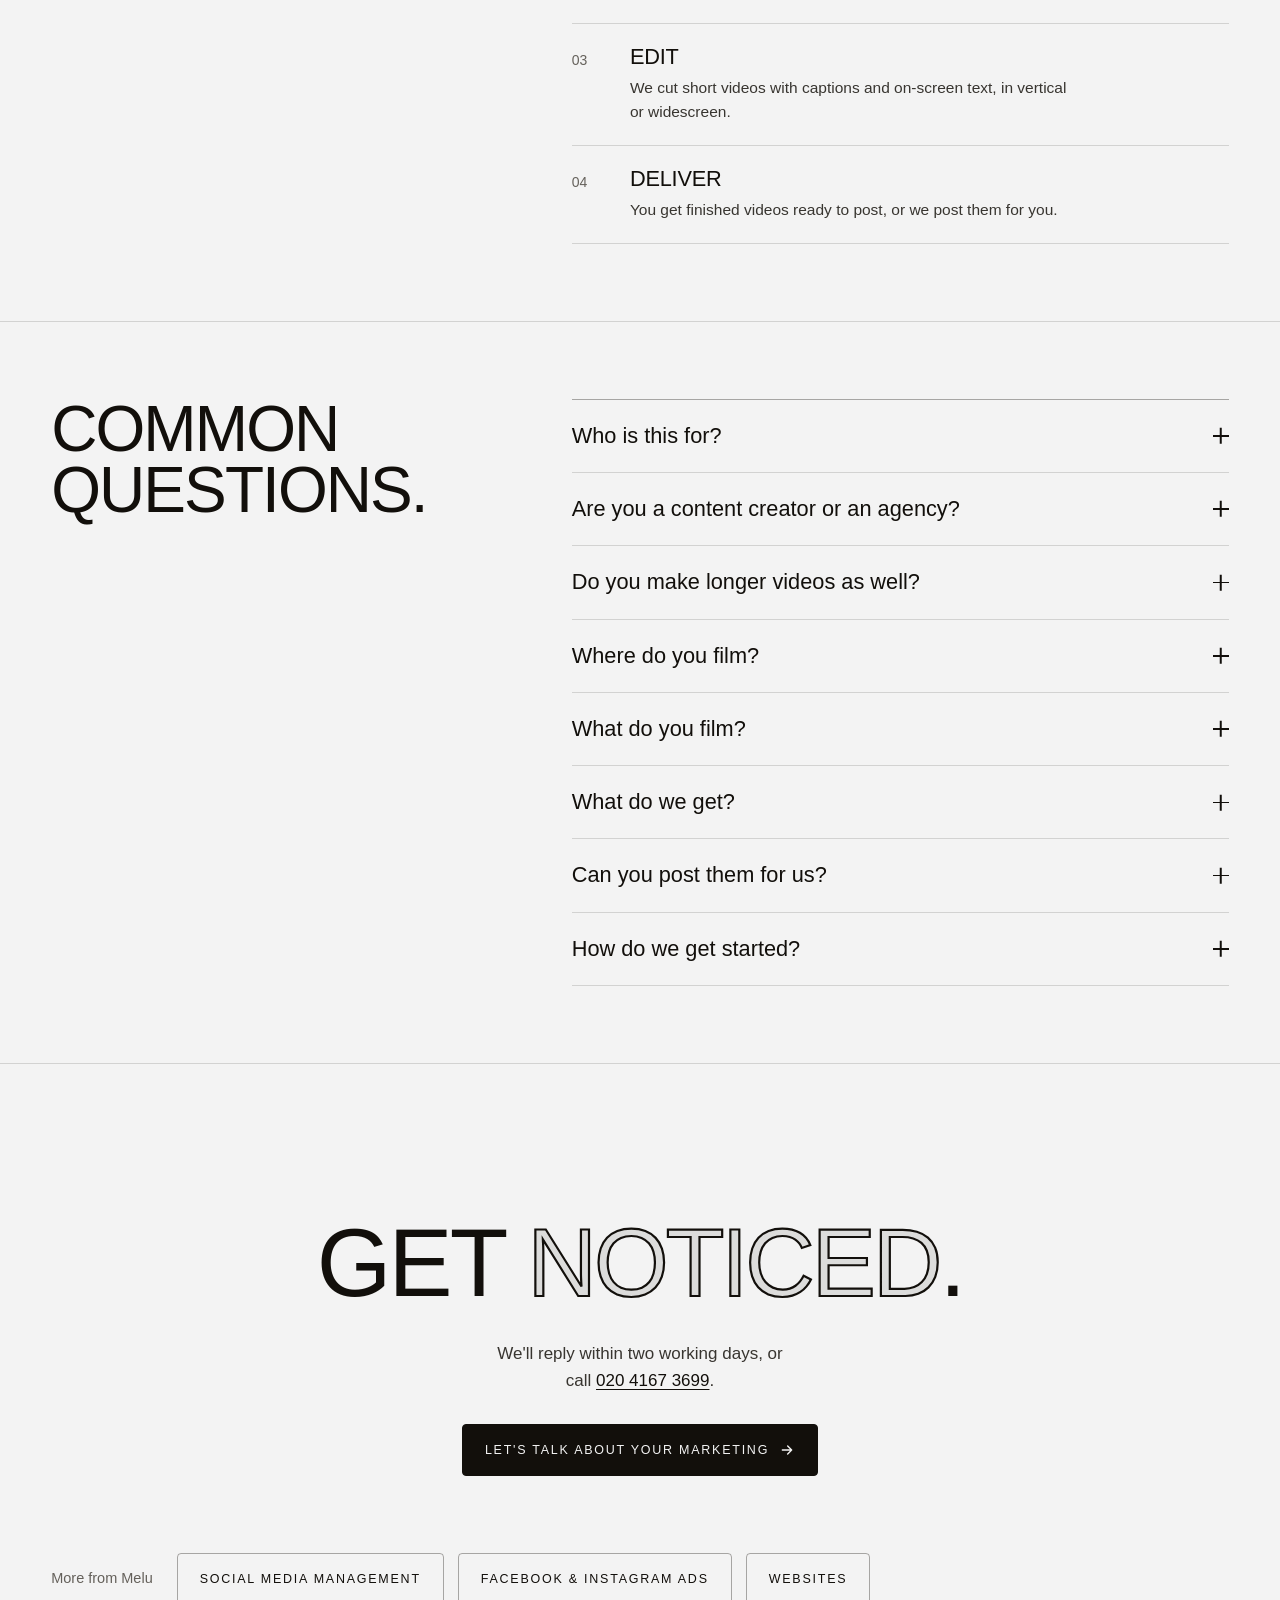
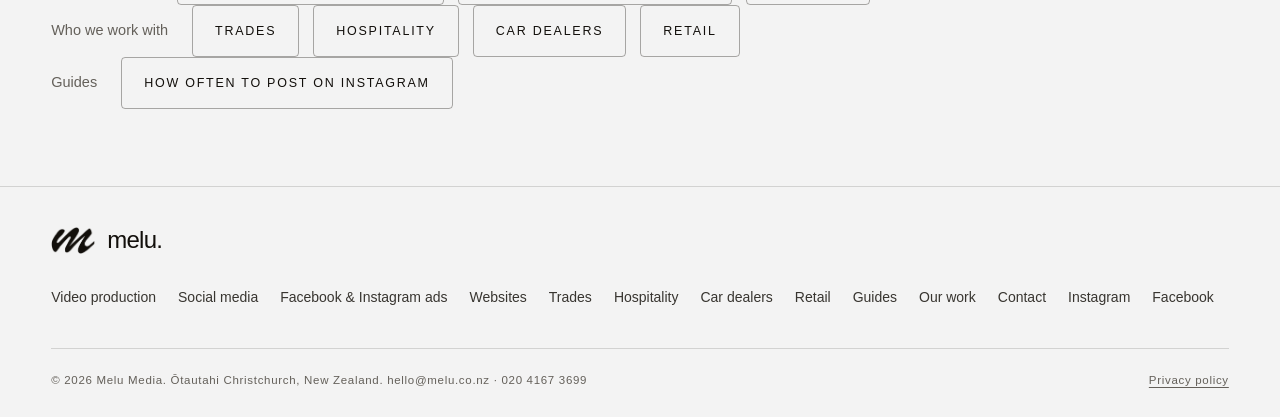
<file: short-form-video.html>
<!doctype html>
<html lang="en-NZ">
<head>
<meta charset="utf-8">
<meta name="viewport" content="width=device-width, initial-scale=1, viewport-fit=cover">
<title>Video Production &amp; Content Creator Christchurch | Melu Media</title>
<meta name="description" content="Video production and content creation in Christchurch: short reels and longer videos, planned, filmed and edited by Melu Media.">
<link rel="canonical" href="https://melu.co.nz/short-form-video">
<meta name="robots" content="index, follow, max-image-preview:large, max-snippet:-1, max-video-preview:-1">
<meta name="geo.region" content="NZ-CAN">
<meta name="geo.placename" content="Christchurch">
<meta name="theme-color" content="#f3f3f3">
<meta property="og:type" content="website">
<meta property="og:locale" content="en_NZ">
<meta property="og:site_name" content="Melu Media">
<meta property="og:title" content="Video Production &amp; Content Creator Christchurch | Melu Media">
<meta property="og:description" content="Video production and content creation in Christchurch: short reels and longer videos, planned, filmed and edited by Melu Media.">
<meta property="og:url" content="https://melu.co.nz/short-form-video">
<meta property="og:image" content="https://melu.co.nz/og-image.png">
<meta name="twitter:card" content="summary_large_image">
<link rel="icon" type="image/png" sizes="64x64" href="/favicon.png">
<link rel="apple-touch-icon" sizes="180x180" href="/apple-touch-icon.png">
<link rel="stylesheet" href="/styles.css?v=20261117">
<script>document.documentElement.className = 'js';</script>
<script type="application/ld+json">
{
  "@context": "https://schema.org",
  "@graph": [
    {
      "@type": "WebPage",
      "@id": "https://melu.co.nz/short-form-video#webpage",
      "url": "https://melu.co.nz/short-form-video",
      "name": "Video Production & Content Creator Christchurch | Melu Media",
      "description": "Video production and content creation in Christchurch: short reels and longer videos, planned, filmed and edited by Melu Media.",
      "inLanguage": "en-NZ",
      "isPartOf": {
        "@type": "WebSite",
        "@id": "https://melu.co.nz/#website",
        "url": "https://melu.co.nz/",
        "name": "Melu Media"
      },
      "about": {
        "@id": "https://melu.co.nz/short-form-video#service"
      }
    },
    {
      "@type": "Service",
      "@id": "https://melu.co.nz/short-form-video#service",
      "name": "Video production",
      "description": "Planning, filming and editing short reels and longer videos for businesses, at their premises, in a studio or on location.",
      "url": "https://melu.co.nz/short-form-video",
      "serviceType": "Video production",
      "provider": {
        "@type": "Organization",
        "@id": "https://melu.co.nz/#organization",
        "name": "Melu Media",
        "url": "https://melu.co.nz/"
      },
      "areaServed": [
        {
          "@type": "City",
          "name": "Christchurch"
        },
        {
          "@type": "AdministrativeArea",
          "name": "Canterbury"
        },
        {
          "@type": "Country",
          "name": "New Zealand"
        }
      ]
    },
    {
      "@type": "BreadcrumbList",
      "itemListElement": [
        {
          "@type": "ListItem",
          "position": 1,
          "name": "Melu Media",
          "item": "https://melu.co.nz/"
        },
        {
          "@type": "ListItem",
          "position": 2,
          "name": "Video production",
          "item": "https://melu.co.nz/short-form-video"
        }
      ]
    },
    {
      "@type": "FAQPage",
      "@id": "https://melu.co.nz/short-form-video#faq",
      "mainEntity": [
        {
          "@type": "Question",
          "name": "Who is this for?",
          "acceptedAnswer": {
            "@type": "Answer",
            "text": "Local businesses that want video of their people, products or premises for Instagram and Facebook, including trades, hospitality, retail, car dealers and service businesses."
          }
        },
        {
          "@type": "Question",
          "name": "Are you a content creator or an agency?",
          "acceptedAnswer": {
            "@type": "Answer",
            "text": "Both, in a way. You work directly with the person who plans, films and edits your content, and we can also post it and run ads if you want it handled end to end."
          }
        },
        {
          "@type": "Question",
          "name": "Do you make longer videos as well?",
          "acceptedAnswer": {
            "@type": "Answer",
            "text": "Yes. As well as short reels, we make longer videos for your website, YouTube and Facebook, filmed and edited the same way."
          }
        },
        {
          "@type": "Question",
          "name": "Where do you film?",
          "acceptedAnswer": {
            "@type": "Answer",
            "text": "Wherever suits the video. Most shoots happen at your business on a normal working day, and we can also film in a studio or another location."
          }
        },
        {
          "@type": "Question",
          "name": "What do you film?",
          "acceptedAnswer": {
            "@type": "Answer",
            "text": "Your people, products, services and premises: presenter-led pieces, product videos and promotions for offers or launches."
          }
        },
        {
          "@type": "Question",
          "name": "What do we get?",
          "acceptedAnswer": {
            "@type": "Answer",
            "text": "Edited videos with captions and on-screen text, in vertical or widescreen, ready for Instagram and Facebook."
          }
        },
        {
          "@type": "Question",
          "name": "Can you post them for us?",
          "acceptedAnswer": {
            "@type": "Answer",
            "text": "Yes. Posting is part of our social media management service."
          }
        },
        {
          "@type": "Question",
          "name": "How do we get started?",
          "acceptedAnswer": {
            "@type": "Answer",
            "text": "Send an enquiry through the contact form, or call 020 4167 3699. We reply to enquiries within two working days."
          }
        }
      ]
    },
    {
      "@type": "VideoObject",
      "name": "AJ Motors vehicle promo",
      "description": "Promotional video for AJ Motors, a car dealer on Ferry Road in Woolston, Christchurch. Filmed and edited by Melu Media.",
      "thumbnailUrl": "https://melu.co.nz/reel-ajmotors.jpg",
      "contentUrl": "https://melu.co.nz/reel-ajmotors.mp4",
      "uploadDate": "2026-10-13T00:00:00+13:00",
      "duration": "PT14S",
      "creator": {
        "@type": "Organization",
        "@id": "https://melu.co.nz/#organization",
        "name": "Melu Media"
      }
    },
    {
      "@type": "VideoObject",
      "name": "Party Warehouse new store promo",
      "description": "Short-form promo for Party Warehouse, a Christchurch party store, inviting customers to an opening evening at its new site. Filmed and edited by Melu Media.",
      "thumbnailUrl": "https://melu.co.nz/reel-party.jpg",
      "contentUrl": "https://melu.co.nz/reel-party.mp4",
      "uploadDate": "2026-09-23T00:00:00+12:00",
      "duration": "PT12S",
      "creator": {
        "@type": "Organization",
        "@id": "https://melu.co.nz/#organization",
        "name": "Melu Media"
      }
    },
    {
      "@type": "VideoObject",
      "name": "FMJ Builders deck and renovation promo",
      "description": "Short-form promo for FMJ Builders, a Christchurch building company, showing a new deck and a renovated bathroom in Ferrymead. Filmed on site and edited by Melu Media.",
      "thumbnailUrl": "https://melu.co.nz/reel-builder.jpg",
      "contentUrl": "https://melu.co.nz/reel-builder.mp4",
      "uploadDate": "2026-10-15T00:00:00+13:00",
      "duration": "PT27S",
      "creator": {
        "@id": "https://melu.co.nz/#organization"
      }
    },
    {
      "@type": "VideoObject",
      "name": "On Cue cue re-tipping video",
      "description": "Workshop video for On Cue, a Christchurch pool, snooker and darts specialist, showing a pool cue being re-tipped on the lathe. Filmed and edited by Melu Media.",
      "thumbnailUrl": "https://melu.co.nz/reel-oncue.jpg",
      "contentUrl": "https://melu.co.nz/reel-oncue.mp4",
      "uploadDate": "2026-10-23T00:00:00+13:00",
      "duration": "PT44S",
      "creator": {
        "@id": "https://melu.co.nz/#organization"
      }
    }
  ]
}
</script>
</head>
<body id="top">
<a class="skip" href="#main">Skip to content</a>

<header class="nav">
  <div class="wrap">
    <a class="brand" href="/" aria-label="Melu Media home"><span class="logo-mark" aria-hidden="true"></span><span class="wordmark">melu<span class="dot">.</span></span></a>
    <nav aria-label="Primary">
      <ul class="nav-links">
        <li><a href="/#services">What we do</a></li>
        <li><a href="/#work">Our work</a></li>
        <li><a href="/#about">About</a></li>
        <li><a href="/#contact">Contact</a></li>
      </ul>
    </nav>
    <div class="nav-cta">
      <a class="icon-link" href="https://www.instagram.com/melu.media/" target="_blank" rel="noopener" aria-label="Melu Media on Instagram"><svg viewBox="0 0 24 24" fill="none" stroke="currentColor" stroke-width="1.8" stroke-linecap="round" stroke-linejoin="round" aria-hidden="true"><rect x="3" y="3" width="18" height="18" rx="5"/><circle cx="12" cy="12" r="4"/><circle cx="17.5" cy="6.5" r="0.8" fill="currentColor"/></svg></a>
      <a class="btn btn-primary" href="/#contact">Let's talk <svg class="arrow" viewBox="0 0 24 24" fill="none" stroke="currentColor" stroke-width="2" stroke-linecap="round" stroke-linejoin="round" aria-hidden="true"><path d="M5 12h14M13 6l6 6-6 6"/></svg></a>
      <button class="menu-btn" id="menu-open" type="button" aria-label="Open menu" aria-controls="mobile-menu" aria-expanded="false">
        <svg viewBox="0 0 24 24" fill="none" stroke="currentColor" stroke-width="1.8" stroke-linecap="round" aria-hidden="true"><path d="M4 7h16M4 12h16M4 17h16"/></svg>
      </button>
    </div>
  </div>
</header>

<div class="mobile-menu" id="mobile-menu" role="dialog" aria-modal="true" aria-label="Menu" hidden>
  <div class="top">
    <a class="brand" href="/" aria-label="Melu Media home"><span class="logo-mark" aria-hidden="true"></span><span class="wordmark">melu<span class="dot">.</span></span></a>
    <button class="menu-btn" id="menu-close" type="button" aria-label="Close menu">
      <svg viewBox="0 0 24 24" fill="none" stroke="currentColor" stroke-width="1.8" stroke-linecap="round" aria-hidden="true"><path d="M6 6l12 12M18 6L6 18"/></svg>
    </button>
  </div>
  <ul>
        <li><a href="/#services">What we do</a></li>
        <li><a href="/#work">Our work</a></li>
        <li><a href="/#about">About</a></li>
        <li><a href="/#contact">Contact</a></li>
  </ul>
  <div class="foot">
    <a class="btn btn-primary" href="/#contact">Let's talk <svg class="arrow" viewBox="0 0 24 24" fill="none" stroke="currentColor" stroke-width="2" stroke-linecap="round" stroke-linejoin="round" aria-hidden="true"><path d="M5 12h14M13 6l6 6-6 6"/></svg></a>
    <a class="btn" href="https://www.instagram.com/melu.media/" target="_blank" rel="noopener"><svg viewBox="0 0 24 24" fill="none" stroke="currentColor" stroke-width="1.8" stroke-linecap="round" stroke-linejoin="round" aria-hidden="true"><rect x="3" y="3" width="18" height="18" rx="5"/><circle cx="12" cy="12" r="4"/><circle cx="17.5" cy="6.5" r="0.8" fill="currentColor"/></svg> @melu.media</a>
    <span class="hero-note">Ōtautahi Christchurch · New Zealand</span>
  </div>
</div>

<main id="main">

  <section class="hero">
    <canvas id="glow" aria-hidden="true"></canvas>
    <div class="wrap">
      <div class="hero-copy">
        <h1 class="eyebrow rise">Video production and content creation in Christchurch</h1>
        <p class="display hero-h rise d1">Video people actually <em>watch.</em></p>
        <p class="lede rise d2">Short reels and longer videos, built around your people and products, for social media, your website and YouTube.</p>
        <div class="hero-actions rise d3">
          <a class="btn btn-primary" href="/#contact">Let's talk about your marketing <svg class="arrow" viewBox="0 0 24 24" fill="none" stroke="currentColor" stroke-width="2" stroke-linecap="round" stroke-linejoin="round" aria-hidden="true"><path d="M5 12h14M13 6l6 6-6 6"/></svg></a>
          <span class="hero-note">Christchurch, Canterbury and across New Zealand</span>
        </div>
      </div>
    </div>
  </section>

  <section class="section" aria-label="Examples of our work">
    <div class="wrap">
      <div class="duo">
        <figure class="reel-card is-wide">
          <div class="reel wide" data-name="AJ Motors vehicle promo">
            <img src="/reel-ajmotors.jpg" width="1280" height="720" decoding="async" alt="A presenter standing beside a yellow Honda on the AJ Motors car yard in Woolston">
            <video src="/reel-ajmotors.mp4" data-small="/reel-ajmotors-sm.mp4" preload="none" muted loop playsinline controls width="1920" height="1080" aria-label="AJ Motors vehicle promo"></video>
            <button class="ctl toggle" type="button" aria-label="Play video: AJ Motors vehicle promo"><svg class="i-play" viewBox="0 0 24 24" fill="currentColor" aria-hidden="true"><path d="M8 5.5v13l11-6.5z"/></svg><svg class="i-pause" viewBox="0 0 24 24" fill="currentColor" aria-hidden="true"><path d="M7 5h3.5v14H7zM13.5 5H17v14h-3.5z"/></svg></button>
            <button class="ctl sound" type="button" aria-label="Unmute video: AJ Motors vehicle promo"><svg class="off" viewBox="0 0 24 24" fill="none" stroke="currentColor" stroke-width="1.8" stroke-linecap="round" stroke-linejoin="round" aria-hidden="true"><path d="M11 5 6 9H3v6h3l5 4z"/><path d="m22 9-6 6M16 9l6 6"/></svg><svg class="on" viewBox="0 0 24 24" fill="none" stroke="currentColor" stroke-width="1.8" stroke-linecap="round" stroke-linejoin="round" aria-hidden="true"><path d="M11 5 6 9H3v6h3l5 4z"/><path d="M15.5 8.5a5 5 0 0 1 0 7M19 5.5a10 10 0 0 1 0 13"/></svg></button>
          </div>
          <figcaption class="reel-cap">
            <span class="reel-client">AJ Motors</span>
            <span class="reel-note">Woolston, Christchurch · Vehicle promo</span>
          </figcaption>
        </figure>
        <figure class="reel-card is-tall">
          <div class="reel" data-name="Party Warehouse promo reel">
            <img src="/reel-party.jpg" width="607" height="1080" decoding="async" alt="A presenter in front of a Party Warehouse truck at the Christchurch store">
            <video src="/reel-party.mp4" data-small="/reel-party-sm.mp4" preload="none" muted loop playsinline controls width="1080" height="1920" aria-label="Party Warehouse promo reel"></video>
            <button class="ctl toggle" type="button" aria-label="Play video: Party Warehouse promo reel"><svg class="i-play" viewBox="0 0 24 24" fill="currentColor" aria-hidden="true"><path d="M8 5.5v13l11-6.5z"/></svg><svg class="i-pause" viewBox="0 0 24 24" fill="currentColor" aria-hidden="true"><path d="M7 5h3.5v14H7zM13.5 5H17v14h-3.5z"/></svg></button>
            <button class="ctl sound" type="button" aria-label="Unmute video: Party Warehouse promo reel"><svg class="off" viewBox="0 0 24 24" fill="none" stroke="currentColor" stroke-width="1.8" stroke-linecap="round" stroke-linejoin="round" aria-hidden="true"><path d="M11 5 6 9H3v6h3l5 4z"/><path d="m22 9-6 6M16 9l6 6"/></svg><svg class="on" viewBox="0 0 24 24" fill="none" stroke="currentColor" stroke-width="1.8" stroke-linecap="round" stroke-linejoin="round" aria-hidden="true"><path d="M11 5 6 9H3v6h3l5 4z"/><path d="M15.5 8.5a5 5 0 0 1 0 7M19 5.5a10 10 0 0 1 0 13"/></svg></button>
          </div>
          <figcaption class="reel-cap">
            <span class="reel-client">Party Warehouse</span>
            <span class="reel-note">Christchurch · New store promo</span>
          </figcaption>
        </figure>
      </div>
      <div class="duo duo-flip">
        <figure class="reel-card is-tall">
          <div class="reel" data-name="FMJ Builders deck and renovation promo">
            <img src="/reel-builder.jpg" width="720" height="1280" decoding="async" alt="A builder in a hi-vis top standing on a newly built timber deck">
            <video src="/reel-builder.mp4" data-small="/reel-builder-sm.mp4" preload="none" muted loop playsinline controls width="720" height="1280" aria-label="FMJ Builders deck and renovation promo"></video>
            <button class="ctl toggle" type="button" aria-label="Play video: FMJ Builders deck and renovation promo"><svg class="i-play" viewBox="0 0 24 24" fill="currentColor" aria-hidden="true"><path d="M8 5.5v13l11-6.5z"/></svg><svg class="i-pause" viewBox="0 0 24 24" fill="currentColor" aria-hidden="true"><path d="M7 5h3.5v14H7zM13.5 5H17v14h-3.5z"/></svg></button>
            <button class="ctl sound" type="button" aria-label="Unmute video: FMJ Builders deck and renovation promo"><svg class="off" viewBox="0 0 24 24" fill="none" stroke="currentColor" stroke-width="1.8" stroke-linecap="round" stroke-linejoin="round" aria-hidden="true"><path d="M11 5 6 9H3v6h3l5 4z"/><path d="m22 9-6 6M16 9l6 6"/></svg><svg class="on" viewBox="0 0 24 24" fill="none" stroke="currentColor" stroke-width="1.8" stroke-linecap="round" stroke-linejoin="round" aria-hidden="true"><path d="M11 5 6 9H3v6h3l5 4z"/><path d="M15.5 8.5a5 5 0 0 1 0 7M19 5.5a10 10 0 0 1 0 13"/></svg></button>
          </div>
          <figcaption class="reel-cap">
            <span class="reel-client">FMJ Builders</span>
            <span class="reel-note">Ferrymead, Christchurch · Deck and renovation promo</span>
          </figcaption>
        </figure>
        <figure class="reel-card is-wide">
          <div class="reel wide" data-name="On Cue cue re-tipping video">
          <img src="/reel-oncue.jpg" width="1280" height="720" loading="lazy" decoding="async" alt="An On Cue technician in the Christchurch workshop, next to the cue lathe">
          <video src="/reel-oncue.mp4" data-small="/reel-oncue-sm.mp4" preload="none" muted loop playsinline controls width="1280" height="720" aria-label="On Cue cue re-tipping video video"></video>
          <button class="ctl toggle" type="button" aria-label="Play video: On Cue cue re-tipping video"><svg class="i-play" viewBox="0 0 24 24" fill="currentColor" aria-hidden="true"><path d="M8 5.5v13l11-6.5z"/></svg><svg class="i-pause" viewBox="0 0 24 24" fill="currentColor" aria-hidden="true"><path d="M7 5h3.5v14H7zM13.5 5H17v14h-3.5z"/></svg></button>
          <button class="ctl sound" type="button" aria-label="Unmute video: On Cue cue re-tipping video"><svg class="off" viewBox="0 0 24 24" fill="none" stroke="currentColor" stroke-width="1.8" stroke-linecap="round" stroke-linejoin="round" aria-hidden="true"><path d="M11 5 6 9H3v6h3l5 4z"/><path d="m22 9-6 6M16 9l6 6"/></svg><svg class="on" viewBox="0 0 24 24" fill="none" stroke="currentColor" stroke-width="1.8" stroke-linecap="round" stroke-linejoin="round" aria-hidden="true"><path d="M11 5 6 9H3v6h3l5 4z"/><path d="M15.5 8.5a5 5 0 0 1 0 7M19 5.5a10 10 0 0 1 0 13"/></svg></button>
          </div>
          <figcaption class="reel-cap">
          <span class="reel-client">On Cue</span>
          <span class="reel-note">Sydenham, Christchurch · Cue re-tipping in the workshop</span>
          </figcaption>
          </figure>
      </div>
    </div>
  </section>

  <section class="statement" aria-labelledby="st-h">
    <div class="wrap">
      <h2 class="display statement-text" id="st-h">Filmed where it <em>suits you.</em></h2>
      <div class="statement-body">
        <p class="lede">Your people and your products are the story.</p>
        <p>Most shoots happen at your business, and we can also film in a studio or another location. Either way, the videos show customers what you are like to deal with.</p>
      </div>
    </div>
  </section>

  <section class="section" aria-labelledby="caps-h">
    <div class="wrap">
      <div class="caps-wrap">
        <h2 class="display" id="caps-h">What's included.</h2>
        <ul class="caps">
          <li>Concepts and shot planning</li>
          <li>Filming at your business, in a studio or on location</li>
          <li>Presenter-led and product videos</li>
          <li>Editing, captions and on-screen text</li>
          <li>Reels for Instagram and Facebook</li>
          <li>Longer videos for your website and YouTube</li>
          <li>Promotional videos for offers and launches</li>
          <li>Vertical and widescreen formats</li>
        </ul>
      </div>
    </div>
  </section>

  <section class="section" aria-labelledby="how-h">
    <div class="wrap">
      <div class="caps-wrap">
        <h2 class="display" id="how-h">How it works.</h2>
        <ol class="steps">
          <li><h3>Plan</h3><p>We agree what to film, who it is for and where it will be posted.</p></li>
          <li><h3>Film</h3><p>We film at your business, in a studio or wherever suits the video.</p></li>
          <li><h3>Edit</h3><p>We cut short videos with captions and on-screen text, in vertical or widescreen.</p></li>
          <li><h3>Deliver</h3><p>You get finished videos ready to post, or we post them for you.</p></li>
        </ol>
      </div>
    </div>
  </section>

  <section class="section" id="questions" aria-labelledby="faq-h">
    <div class="wrap">
      <div class="caps-wrap">
        <h2 class="display" id="faq-h">Common questions.</h2>
        <div class="faq">
          <details class="faq-item" name="faq"><summary><h3>Who is this for?</h3><span class="faq-icon" aria-hidden="true"></span></summary><p>Local businesses that want video of their people, products or premises for Instagram and Facebook, including trades, hospitality, retail, car dealers and service businesses.</p></details>
          <details class="faq-item" name="faq"><summary><h3>Are you a content creator or an agency?</h3><span class="faq-icon" aria-hidden="true"></span></summary><p>Both, in a way. You work directly with the person who plans, films and edits your content, and we can also post it and run ads if you want it handled end to end.</p></details>
          <details class="faq-item" name="faq"><summary><h3>Do you make longer videos as well?</h3><span class="faq-icon" aria-hidden="true"></span></summary><p>Yes. As well as short reels, we make longer videos for your website, YouTube and Facebook, filmed and edited the same way.</p></details>
          <details class="faq-item" name="faq"><summary><h3>Where do you film?</h3><span class="faq-icon" aria-hidden="true"></span></summary><p>Wherever suits the video. Most shoots happen at your business on a normal working day, and we can also film in a studio or another location.</p></details>
          <details class="faq-item" name="faq"><summary><h3>What do you film?</h3><span class="faq-icon" aria-hidden="true"></span></summary><p>Your people, products, services and premises: presenter-led pieces, product videos and promotions for offers or launches.</p></details>
          <details class="faq-item" name="faq"><summary><h3>What do we get?</h3><span class="faq-icon" aria-hidden="true"></span></summary><p>Edited videos with captions and on-screen text, in vertical or widescreen, ready for Instagram and Facebook.</p></details>
          <details class="faq-item" name="faq"><summary><h3>Can you post them for us?</h3><span class="faq-icon" aria-hidden="true"></span></summary><p>Yes. Posting is part of our social media management service.</p></details>
          <details class="faq-item" name="faq"><summary><h3>How do we get started?</h3><span class="faq-icon" aria-hidden="true"></span></summary><p>Send an enquiry through the contact form, or call 020 4167 3699. We reply to enquiries within two working days.</p></details>
        </div>
      </div>
    </div>
  </section>

  <section class="section" aria-labelledby="cta-h">
    <div class="wrap">
      <div class="cta-big">
        <h2 class="display" id="cta-h">Get <em>noticed</em>.</h2>
        <p>We'll reply within two working days, or call <a href="tel:+642041673699">020 4167 3699</a>.</p>
        <a class="btn btn-primary" href="/#contact">Let's talk about your marketing <svg class="arrow" viewBox="0 0 24 24" fill="none" stroke="currentColor" stroke-width="2" stroke-linecap="round" stroke-linejoin="round" aria-hidden="true"><path d="M5 12h14M13 6l6 6-6 6"/></svg></a>
      </div>
      <div class="more-services">
        <span class="more-label">More from Melu</span>
        <a class="btn" href="/social-media-marketing">Social media management</a>
        <a class="btn" href="/meta-ads">Facebook &amp; Instagram ads</a>
        <a class="btn" href="/websites">Websites</a>
      </div>
      <div class="more-services">
        <span class="more-label">Who we work with</span>
        <a class="btn" href="/marketing-for-trades">Trades</a>
        <a class="btn" href="/marketing-for-hospitality">Hospitality</a>
        <a class="btn" href="/marketing-for-car-dealers">Car dealers</a>
        <a class="btn" href="/marketing-for-retail">Retail</a>
      </div>
      <div class="more-services">
        <span class="more-label">Guides</span>
        <a class="btn" href="/guides/how-often-to-post-on-instagram">How often to post on Instagram</a>
      </div>
    </div>
  </section>

</main>

<footer>
  <div class="wrap">
    <a class="brand" href="/" aria-label="Melu Media home"><span class="logo-mark" aria-hidden="true"></span><span class="wordmark">melu<span class="dot">.</span></span></a>
    <ul class="links">
      <li><a href="/short-form-video">Video production</a></li>
      <li><a href="/social-media-marketing">Social media</a></li>
      <li><a href="/meta-ads">Facebook &amp; Instagram ads</a></li>
      <li><a href="/websites">Websites</a></li>
      <li><a href="/marketing-for-trades">Trades</a></li>
      <li><a href="/marketing-for-hospitality">Hospitality</a></li>
      <li><a href="/marketing-for-car-dealers">Car dealers</a></li>
      <li><a href="/marketing-for-retail">Retail</a></li>
      <li><a href="/guides/">Guides</a></li>
      <li><a href="/#work">Our work</a></li>
      <li><a href="/#contact">Contact</a></li>
      <li><a href="https://www.instagram.com/melu.media/" target="_blank" rel="noopener">Instagram</a></li>
      <li><a href="https://www.facebook.com/profile.php?id=61594397530777" target="_blank" rel="noopener">Facebook</a></li>
    </ul>
    <div class="fine">
      <span>© <span id="year">2026</span> Melu Media. Ōtautahi Christchurch, New Zealand. <!--email_off--><a href="mailto:hello@melu.co.nz">hello@melu.co.nz</a><!--/email_off--> · <a href="tel:+642041673699">020 4167 3699</a></span>
      <a href="/privacy">Privacy policy</a>
    </div>
  </div>
</footer>

<script src="/site.js?v=20261027b" defer></script>
</body>
</html>
</file>
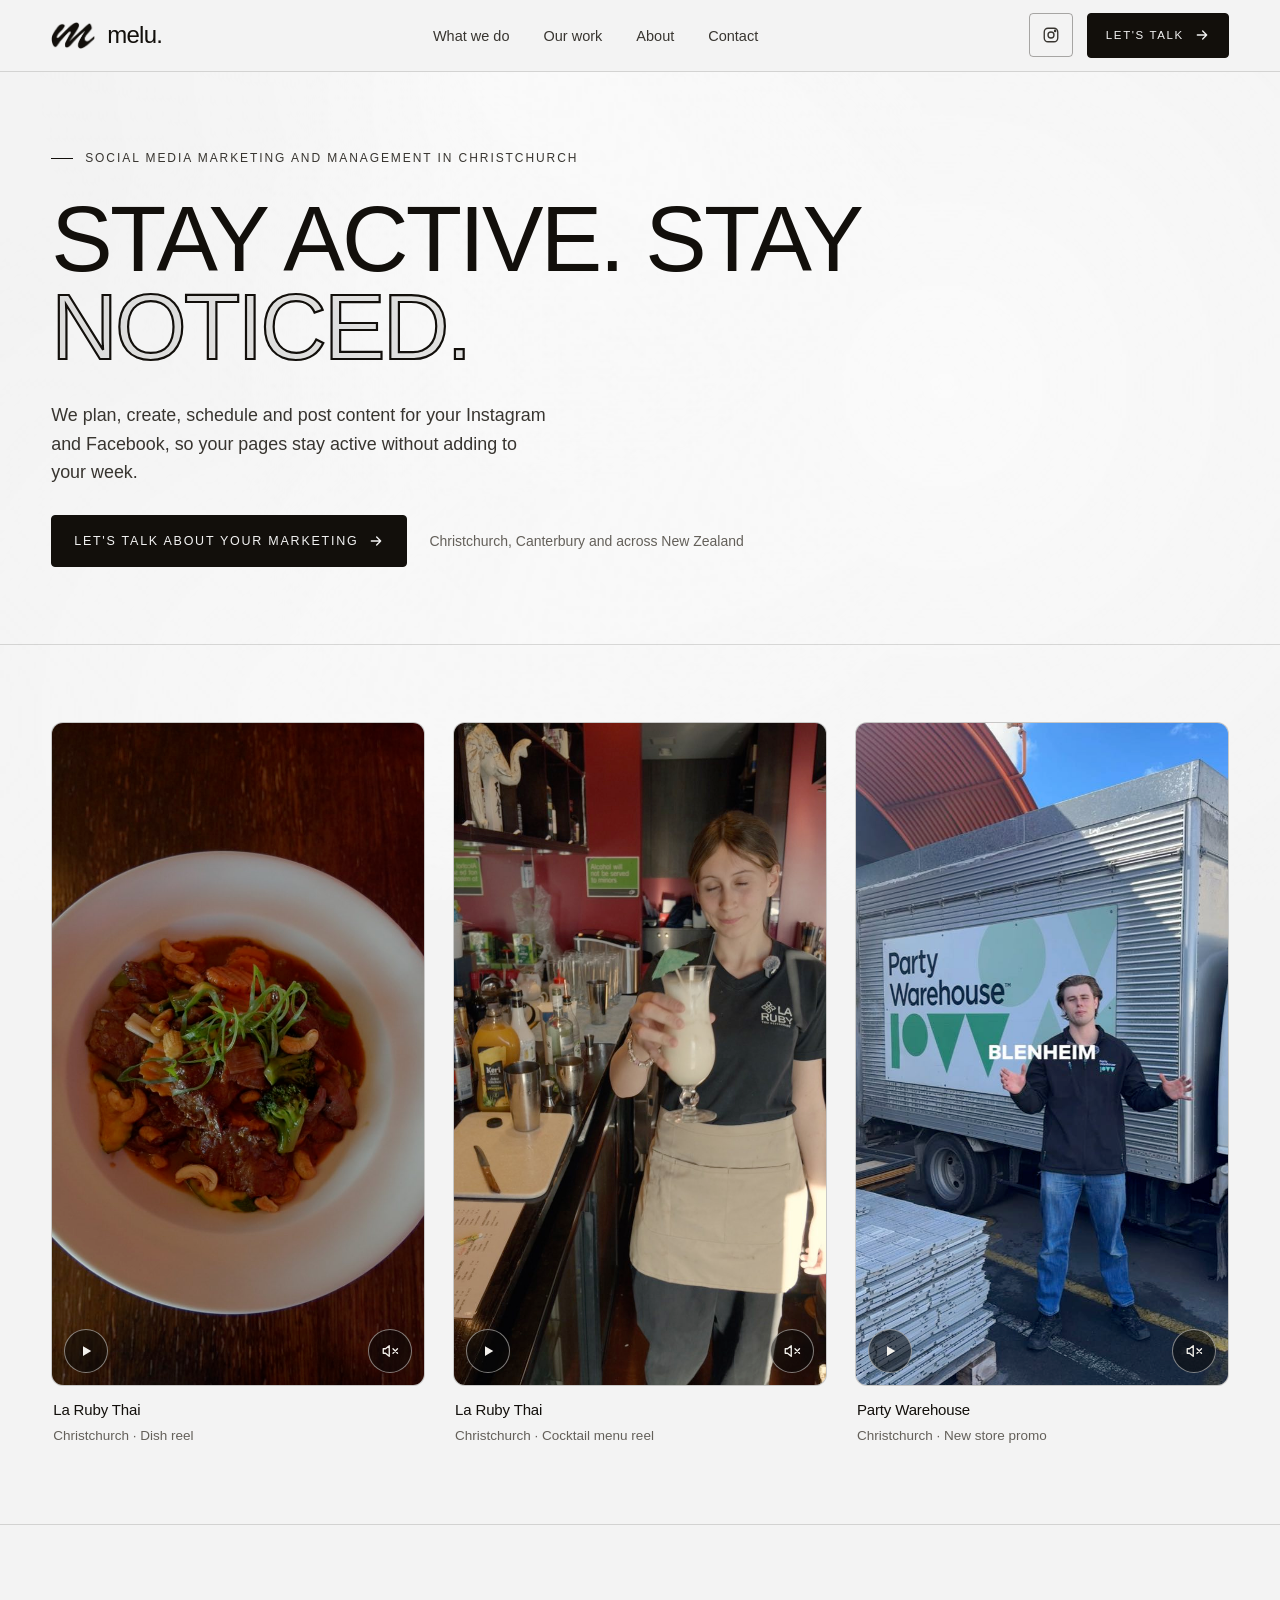
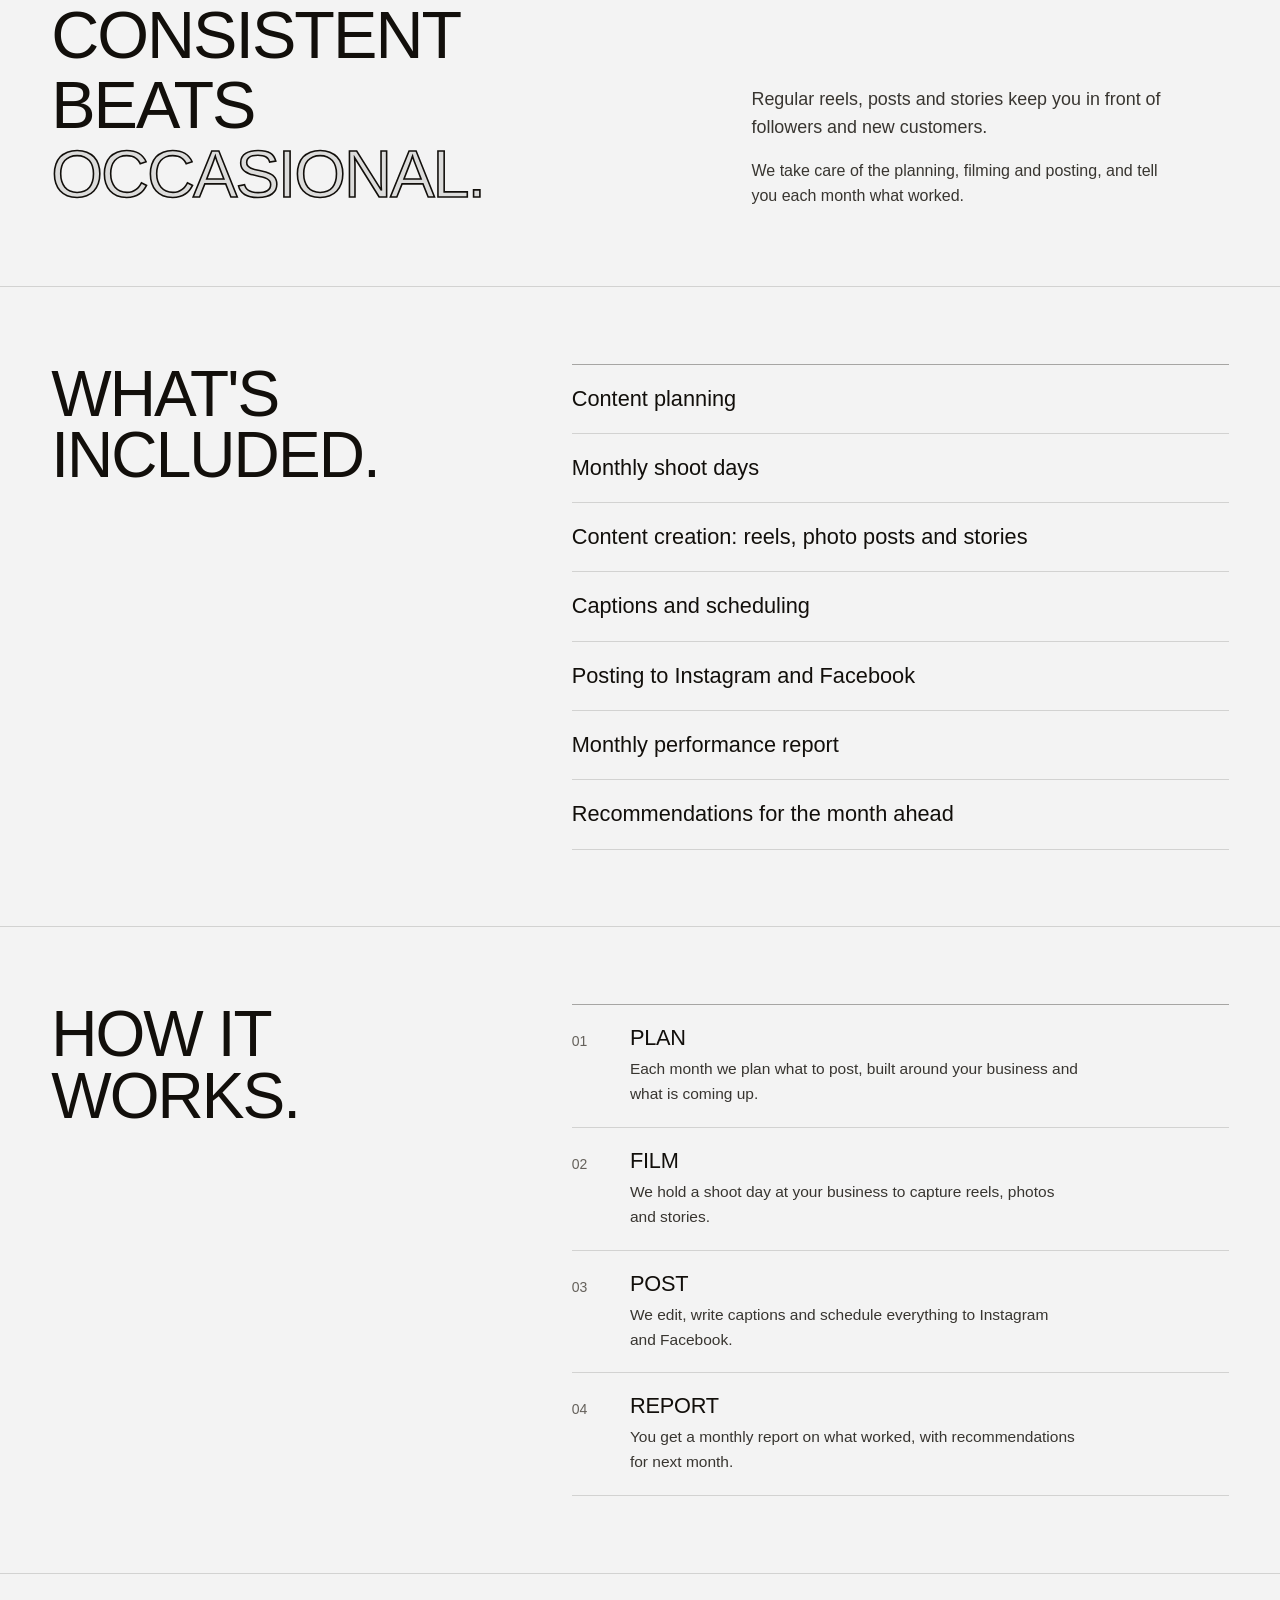
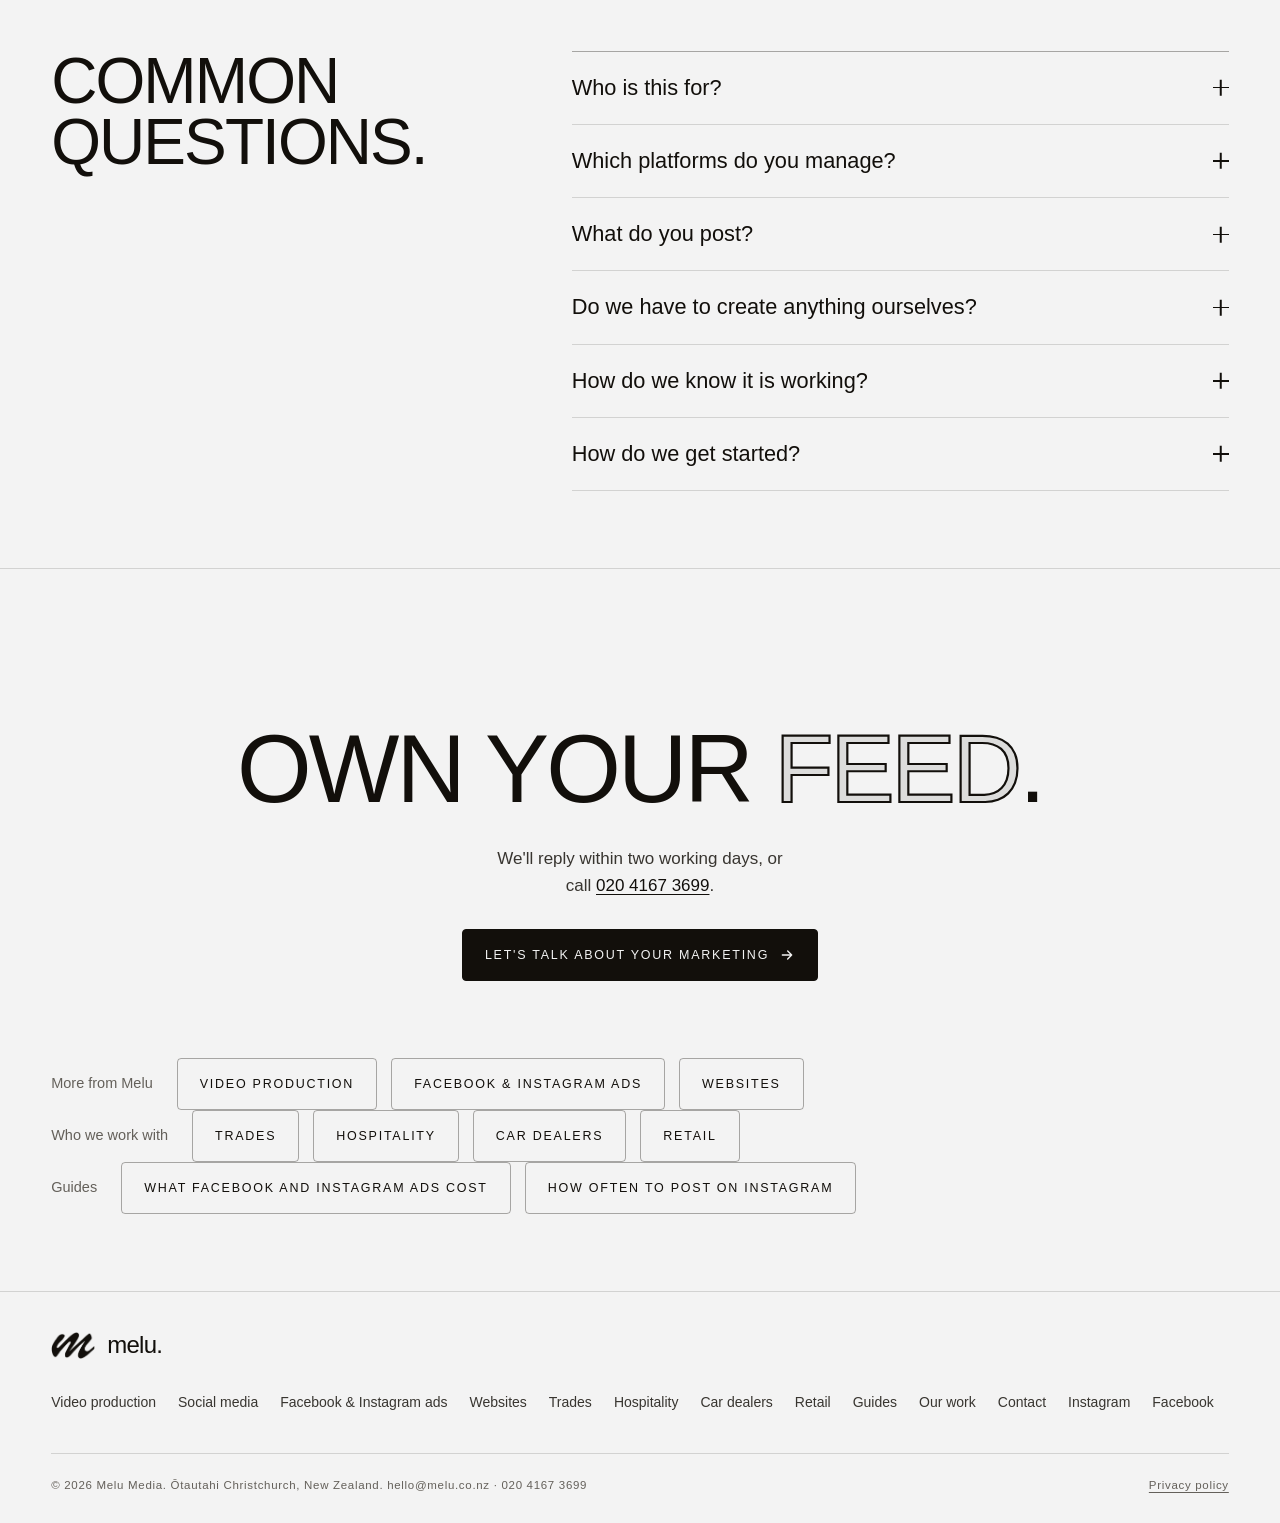
<file: social-media-marketing.html>
<!doctype html>
<html lang="en-NZ">
<head>
<meta charset="utf-8">
<meta name="viewport" content="width=device-width, initial-scale=1, viewport-fit=cover">
<title>Social Media Marketing & Management Christchurch | Melu Media</title>
<meta name="description" content="Social media management for Christchurch businesses. Melu Media plans, creates, schedules and posts your Instagram and Facebook content.">
<link rel="canonical" href="https://melu.co.nz/social-media-marketing">
<meta name="robots" content="index, follow, max-image-preview:large, max-snippet:-1, max-video-preview:-1">
<meta name="geo.region" content="NZ-CAN">
<meta name="geo.placename" content="Christchurch">
<meta name="theme-color" content="#f3f3f3">
<meta property="og:type" content="website">
<meta property="og:locale" content="en_NZ">
<meta property="og:site_name" content="Melu Media">
<meta property="og:title" content="Social Media Marketing & Management Christchurch | Melu Media">
<meta property="og:description" content="Social media management for Christchurch businesses. Melu Media plans, creates, schedules and posts your Instagram and Facebook content.">
<meta property="og:url" content="https://melu.co.nz/social-media-marketing">
<meta property="og:image" content="https://melu.co.nz/og-image.png">
<meta name="twitter:card" content="summary_large_image">
<link rel="icon" type="image/png" sizes="64x64" href="/favicon.png">
<link rel="apple-touch-icon" sizes="180x180" href="/apple-touch-icon.png">
<link rel="stylesheet" href="/styles.css?v=20261117">
<script>document.documentElement.className = 'js';</script>
<script type="application/ld+json">
{
  "@context": "https://schema.org",
  "@graph": [
    {
      "@type": "WebPage",
      "@id": "https://melu.co.nz/social-media-marketing#webpage",
      "url": "https://melu.co.nz/social-media-marketing",
      "name": "Social Media Marketing & Management Christchurch | Melu Media",
      "description": "Social media management for Christchurch businesses. Melu Media plans, creates, schedules and posts your Instagram and Facebook content.",
      "inLanguage": "en-NZ",
      "isPartOf": {
        "@type": "WebSite",
        "@id": "https://melu.co.nz/#website",
        "url": "https://melu.co.nz/",
        "name": "Melu Media"
      },
      "about": {
        "@id": "https://melu.co.nz/social-media-marketing#service"
      }
    },
    {
      "@type": "Service",
      "@id": "https://melu.co.nz/social-media-marketing#service",
      "name": "Social media content and management",
      "description": "Creating, scheduling and posting content for Instagram and Facebook.",
      "url": "https://melu.co.nz/social-media-marketing",
      "serviceType": "Social media content and management",
      "provider": {
        "@type": "Organization",
        "@id": "https://melu.co.nz/#organization",
        "name": "Melu Media",
        "url": "https://melu.co.nz/"
      },
      "areaServed": [
        {
          "@type": "City",
          "name": "Christchurch"
        },
        {
          "@type": "AdministrativeArea",
          "name": "Canterbury"
        },
        {
          "@type": "Country",
          "name": "New Zealand"
        }
      ]
    },
    {
      "@type": "BreadcrumbList",
      "itemListElement": [
        {
          "@type": "ListItem",
          "position": 1,
          "name": "Melu Media",
          "item": "https://melu.co.nz/"
        },
        {
          "@type": "ListItem",
          "position": 2,
          "name": "Social media content and management",
          "item": "https://melu.co.nz/social-media-marketing"
        }
      ]
    },
    {
      "@type": "FAQPage",
      "@id": "https://melu.co.nz/social-media-marketing#faq",
      "mainEntity": [
        {
          "@type": "Question",
          "name": "Who is this for?",
          "acceptedAnswer": {
            "@type": "Answer",
            "text": "Businesses that want an active Instagram and Facebook presence but do not have time to plan, film and post content themselves."
          }
        },
        {
          "@type": "Question",
          "name": "Which platforms do you manage?",
          "acceptedAnswer": {
            "@type": "Answer",
            "text": "Instagram and Facebook."
          }
        },
        {
          "@type": "Question",
          "name": "What do you post?",
          "acceptedAnswer": {
            "@type": "Answer",
            "text": "Reels, photo posts and stories, planned ahead and filmed for your business."
          }
        },
        {
          "@type": "Question",
          "name": "Do we have to create anything ourselves?",
          "acceptedAnswer": {
            "@type": "Answer",
            "text": "No. We handle the planning, filming, editing, captions and posting."
          }
        },
        {
          "@type": "Question",
          "name": "How do we know it is working?",
          "acceptedAnswer": {
            "@type": "Answer",
            "text": "You get a monthly performance report, with recommendations for the month ahead."
          }
        },
        {
          "@type": "Question",
          "name": "How do we get started?",
          "acceptedAnswer": {
            "@type": "Answer",
            "text": "Send an enquiry through the contact form, or call 020 4167 3699. We reply to enquiries within two working days."
          }
        }
      ]
    },
    {
      "@type": "VideoObject",
      "name": "La Ruby Thai dish reel",
      "description": "Short-form reel for La Ruby Thai restaurant in Christchurch, following a dish from the kitchen to the table. Filmed and edited by Melu Media.",
      "thumbnailUrl": "https://melu.co.nz/reel-laruby-kitchen.jpg",
      "contentUrl": "https://melu.co.nz/reel-laruby-kitchen.mp4",
      "uploadDate": "2026-10-13T00:00:00+13:00",
      "duration": "PT25S",
      "creator": {
        "@type": "Organization",
        "@id": "https://melu.co.nz/#organization",
        "name": "Melu Media"
      }
    },
    {
      "@type": "VideoObject",
      "name": "La Ruby Thai cocktail reel",
      "description": "Short-form reel for La Ruby Thai restaurant in Christchurch, showing the cocktail and mocktail menu being made at the bar. Filmed and edited by Melu Media.",
      "thumbnailUrl": "https://melu.co.nz/reel-laruby-cocktails.jpg",
      "contentUrl": "https://melu.co.nz/reel-laruby-cocktails.mp4",
      "uploadDate": "2026-10-13T00:00:00+13:00",
      "duration": "PT30S",
      "creator": {
        "@type": "Organization",
        "@id": "https://melu.co.nz/#organization",
        "name": "Melu Media"
      }
    },
    {
      "@type": "VideoObject",
      "name": "Party Warehouse new store promo",
      "description": "Short-form promo for Party Warehouse, a Christchurch party store, inviting customers to an opening evening at its new site. Filmed and edited by Melu Media.",
      "thumbnailUrl": "https://melu.co.nz/reel-party.jpg",
      "contentUrl": "https://melu.co.nz/reel-party.mp4",
      "uploadDate": "2026-09-23T00:00:00+12:00",
      "duration": "PT12S",
      "creator": {
        "@type": "Organization",
        "@id": "https://melu.co.nz/#organization",
        "name": "Melu Media"
      }
    }
  ]
}
</script>
</head>
<body id="top">
<a class="skip" href="#main">Skip to content</a>

<header class="nav">
  <div class="wrap">
    <a class="brand" href="/" aria-label="Melu Media home"><span class="logo-mark" aria-hidden="true"></span><span class="wordmark">melu<span class="dot">.</span></span></a>
    <nav aria-label="Primary">
      <ul class="nav-links">
        <li><a href="/#services">What we do</a></li>
        <li><a href="/#work">Our work</a></li>
        <li><a href="/#about">About</a></li>
        <li><a href="/#contact">Contact</a></li>
      </ul>
    </nav>
    <div class="nav-cta">
      <a class="icon-link" href="https://www.instagram.com/melu.media/" target="_blank" rel="noopener" aria-label="Melu Media on Instagram"><svg viewBox="0 0 24 24" fill="none" stroke="currentColor" stroke-width="1.8" stroke-linecap="round" stroke-linejoin="round" aria-hidden="true"><rect x="3" y="3" width="18" height="18" rx="5"/><circle cx="12" cy="12" r="4"/><circle cx="17.5" cy="6.5" r="0.8" fill="currentColor"/></svg></a>
      <a class="btn btn-primary" href="/#contact">Let's talk <svg class="arrow" viewBox="0 0 24 24" fill="none" stroke="currentColor" stroke-width="2" stroke-linecap="round" stroke-linejoin="round" aria-hidden="true"><path d="M5 12h14M13 6l6 6-6 6"/></svg></a>
      <button class="menu-btn" id="menu-open" type="button" aria-label="Open menu" aria-controls="mobile-menu" aria-expanded="false">
        <svg viewBox="0 0 24 24" fill="none" stroke="currentColor" stroke-width="1.8" stroke-linecap="round" aria-hidden="true"><path d="M4 7h16M4 12h16M4 17h16"/></svg>
      </button>
    </div>
  </div>
</header>

<div class="mobile-menu" id="mobile-menu" role="dialog" aria-modal="true" aria-label="Menu" hidden>
  <div class="top">
    <a class="brand" href="/" aria-label="Melu Media home"><span class="logo-mark" aria-hidden="true"></span><span class="wordmark">melu<span class="dot">.</span></span></a>
    <button class="menu-btn" id="menu-close" type="button" aria-label="Close menu">
      <svg viewBox="0 0 24 24" fill="none" stroke="currentColor" stroke-width="1.8" stroke-linecap="round" aria-hidden="true"><path d="M6 6l12 12M18 6L6 18"/></svg>
    </button>
  </div>
  <ul>
        <li><a href="/#services">What we do</a></li>
        <li><a href="/#work">Our work</a></li>
        <li><a href="/#about">About</a></li>
        <li><a href="/#contact">Contact</a></li>
  </ul>
  <div class="foot">
    <a class="btn btn-primary" href="/#contact">Let's talk <svg class="arrow" viewBox="0 0 24 24" fill="none" stroke="currentColor" stroke-width="2" stroke-linecap="round" stroke-linejoin="round" aria-hidden="true"><path d="M5 12h14M13 6l6 6-6 6"/></svg></a>
    <a class="btn" href="https://www.instagram.com/melu.media/" target="_blank" rel="noopener"><svg viewBox="0 0 24 24" fill="none" stroke="currentColor" stroke-width="1.8" stroke-linecap="round" stroke-linejoin="round" aria-hidden="true"><rect x="3" y="3" width="18" height="18" rx="5"/><circle cx="12" cy="12" r="4"/><circle cx="17.5" cy="6.5" r="0.8" fill="currentColor"/></svg> @melu.media</a>
    <span class="hero-note">Ōtautahi Christchurch · New Zealand</span>
  </div>
</div>

<main id="main">

  <section class="hero">
    <canvas id="glow" aria-hidden="true"></canvas>
    <div class="wrap">
      <div class="hero-copy">
        <h1 class="eyebrow rise">Social media marketing and management in Christchurch</h1>
        <p class="display hero-h rise d1">Stay active. Stay <em>noticed.</em></p>
        <p class="lede rise d2">We plan, create, schedule and post content for your Instagram and Facebook, so your pages stay active without adding to your week.</p>
        <div class="hero-actions rise d3">
          <a class="btn btn-primary" href="/#contact">Let's talk about your marketing <svg class="arrow" viewBox="0 0 24 24" fill="none" stroke="currentColor" stroke-width="2" stroke-linecap="round" stroke-linejoin="round" aria-hidden="true"><path d="M5 12h14M13 6l6 6-6 6"/></svg></a>
          <span class="hero-note">Christchurch, Canterbury and across New Zealand</span>
        </div>
      </div>
    </div>
  </section>

  <section class="section" aria-label="Examples of our work">
    <div class="wrap">
      <div class="reels" style="margin-top:0">
        <figure class="reel-card">
          <div class="reel" data-name="La Ruby Thai dish reel">
            <img src="/reel-laruby-kitchen.jpg" width="720" height="1280" decoding="async" alt="A plated Thai beef dish with cashews at La Ruby Thai">
            <video src="/reel-laruby-kitchen.mp4" data-small="/reel-laruby-kitchen-sm.mp4" preload="none" muted loop playsinline controls width="720" height="1280" aria-label="La Ruby Thai dish reel"></video>
            <button class="ctl toggle" type="button" aria-label="Play video: La Ruby Thai dish reel"><svg class="i-play" viewBox="0 0 24 24" fill="currentColor" aria-hidden="true"><path d="M8 5.5v13l11-6.5z"/></svg><svg class="i-pause" viewBox="0 0 24 24" fill="currentColor" aria-hidden="true"><path d="M7 5h3.5v14H7zM13.5 5H17v14h-3.5z"/></svg></button>
            <button class="ctl sound" type="button" aria-label="Unmute video: La Ruby Thai dish reel"><svg class="off" viewBox="0 0 24 24" fill="none" stroke="currentColor" stroke-width="1.8" stroke-linecap="round" stroke-linejoin="round" aria-hidden="true"><path d="M11 5 6 9H3v6h3l5 4z"/><path d="m22 9-6 6M16 9l6 6"/></svg><svg class="on" viewBox="0 0 24 24" fill="none" stroke="currentColor" stroke-width="1.8" stroke-linecap="round" stroke-linejoin="round" aria-hidden="true"><path d="M11 5 6 9H3v6h3l5 4z"/><path d="M15.5 8.5a5 5 0 0 1 0 7M19 5.5a10 10 0 0 1 0 13"/></svg></button>
          </div>
          <figcaption class="reel-cap">
            <span class="reel-client">La Ruby Thai</span>
            <span class="reel-note">Christchurch · Dish reel</span>
          </figcaption>
        </figure>
        <figure class="reel-card">
          <div class="reel" data-name="La Ruby Thai cocktail reel">
            <img src="/reel-laruby-cocktails.jpg" width="720" height="1280" decoding="async" alt="A bartender at La Ruby Thai holding a finished cocktail">
            <video src="/reel-laruby-cocktails.mp4" data-small="/reel-laruby-cocktails-sm.mp4" preload="none" muted loop playsinline controls width="720" height="1280" aria-label="La Ruby Thai cocktail reel"></video>
            <button class="ctl toggle" type="button" aria-label="Play video: La Ruby Thai cocktail reel"><svg class="i-play" viewBox="0 0 24 24" fill="currentColor" aria-hidden="true"><path d="M8 5.5v13l11-6.5z"/></svg><svg class="i-pause" viewBox="0 0 24 24" fill="currentColor" aria-hidden="true"><path d="M7 5h3.5v14H7zM13.5 5H17v14h-3.5z"/></svg></button>
            <button class="ctl sound" type="button" aria-label="Unmute video: La Ruby Thai cocktail reel"><svg class="off" viewBox="0 0 24 24" fill="none" stroke="currentColor" stroke-width="1.8" stroke-linecap="round" stroke-linejoin="round" aria-hidden="true"><path d="M11 5 6 9H3v6h3l5 4z"/><path d="m22 9-6 6M16 9l6 6"/></svg><svg class="on" viewBox="0 0 24 24" fill="none" stroke="currentColor" stroke-width="1.8" stroke-linecap="round" stroke-linejoin="round" aria-hidden="true"><path d="M11 5 6 9H3v6h3l5 4z"/><path d="M15.5 8.5a5 5 0 0 1 0 7M19 5.5a10 10 0 0 1 0 13"/></svg></button>
          </div>
          <figcaption class="reel-cap">
            <span class="reel-client">La Ruby Thai</span>
            <span class="reel-note">Christchurch · Cocktail menu reel</span>
          </figcaption>
        </figure>
        <figure class="reel-card">
          <div class="reel" data-name="Party Warehouse promo reel">
            <img src="/reel-party.jpg" width="607" height="1080" decoding="async" alt="A presenter in front of a Party Warehouse truck at the Christchurch store">
            <video src="/reel-party.mp4" data-small="/reel-party-sm.mp4" preload="none" muted loop playsinline controls width="1080" height="1920" aria-label="Party Warehouse promo reel"></video>
            <button class="ctl toggle" type="button" aria-label="Play video: Party Warehouse promo reel"><svg class="i-play" viewBox="0 0 24 24" fill="currentColor" aria-hidden="true"><path d="M8 5.5v13l11-6.5z"/></svg><svg class="i-pause" viewBox="0 0 24 24" fill="currentColor" aria-hidden="true"><path d="M7 5h3.5v14H7zM13.5 5H17v14h-3.5z"/></svg></button>
            <button class="ctl sound" type="button" aria-label="Unmute video: Party Warehouse promo reel"><svg class="off" viewBox="0 0 24 24" fill="none" stroke="currentColor" stroke-width="1.8" stroke-linecap="round" stroke-linejoin="round" aria-hidden="true"><path d="M11 5 6 9H3v6h3l5 4z"/><path d="m22 9-6 6M16 9l6 6"/></svg><svg class="on" viewBox="0 0 24 24" fill="none" stroke="currentColor" stroke-width="1.8" stroke-linecap="round" stroke-linejoin="round" aria-hidden="true"><path d="M11 5 6 9H3v6h3l5 4z"/><path d="M15.5 8.5a5 5 0 0 1 0 7M19 5.5a10 10 0 0 1 0 13"/></svg></button>
          </div>
          <figcaption class="reel-cap">
            <span class="reel-client">Party Warehouse</span>
            <span class="reel-note">Christchurch · New store promo</span>
          </figcaption>
        </figure>
      </div>
    </div>
  </section>

  <section class="statement" aria-labelledby="st-h">
    <div class="wrap">
      <h2 class="display statement-text" id="st-h">Consistent beats <em>occasional.</em></h2>
      <div class="statement-body">
        <p class="lede">Regular reels, posts and stories keep you in front of followers and new customers.</p>
        <p>We take care of the planning, filming and posting, and tell you each month what worked.</p>
      </div>
    </div>
  </section>

  <section class="section" aria-labelledby="caps-h">
    <div class="wrap">
      <div class="caps-wrap">
        <h2 class="display" id="caps-h">What's included.</h2>
        <ul class="caps">
          <li>Content planning</li>
          <li>Monthly shoot days</li>
          <li>Content creation: reels, photo posts and stories</li>
          <li>Captions and scheduling</li>
          <li>Posting to Instagram and Facebook</li>
          <li>Monthly performance report</li>
          <li>Recommendations for the month ahead</li>
        </ul>
      </div>
    </div>
  </section>

  <section class="section" aria-labelledby="how-h">
    <div class="wrap">
      <div class="caps-wrap">
        <h2 class="display" id="how-h">How it works.</h2>
        <ol class="steps">
          <li><h3>Plan</h3><p>Each month we plan what to post, built around your business and what is coming up.</p></li>
          <li><h3>Film</h3><p>We hold a shoot day at your business to capture reels, photos and stories.</p></li>
          <li><h3>Post</h3><p>We edit, write captions and schedule everything to Instagram and Facebook.</p></li>
          <li><h3>Report</h3><p>You get a monthly report on what worked, with recommendations for next month.</p></li>
        </ol>
      </div>
    </div>
  </section>

  <section class="section" id="questions" aria-labelledby="faq-h">
    <div class="wrap">
      <div class="caps-wrap">
        <h2 class="display" id="faq-h">Common questions.</h2>
        <div class="faq">
          <details class="faq-item" name="faq"><summary><h3>Who is this for?</h3><span class="faq-icon" aria-hidden="true"></span></summary><p>Businesses that want an active Instagram and Facebook presence but do not have time to plan, film and post content themselves.</p></details>
          <details class="faq-item" name="faq"><summary><h3>Which platforms do you manage?</h3><span class="faq-icon" aria-hidden="true"></span></summary><p>Instagram and Facebook.</p></details>
          <details class="faq-item" name="faq"><summary><h3>What do you post?</h3><span class="faq-icon" aria-hidden="true"></span></summary><p>Reels, photo posts and stories, planned ahead and filmed for your business.</p></details>
          <details class="faq-item" name="faq"><summary><h3>Do we have to create anything ourselves?</h3><span class="faq-icon" aria-hidden="true"></span></summary><p>No. We handle the planning, filming, editing, captions and posting.</p></details>
          <details class="faq-item" name="faq"><summary><h3>How do we know it is working?</h3><span class="faq-icon" aria-hidden="true"></span></summary><p>You get a monthly performance report, with recommendations for the month ahead.</p></details>
          <details class="faq-item" name="faq"><summary><h3>How do we get started?</h3><span class="faq-icon" aria-hidden="true"></span></summary><p>Send an enquiry through the contact form, or call 020 4167 3699. We reply to enquiries within two working days.</p></details>
        </div>
      </div>
    </div>
  </section>

  <section class="section" aria-labelledby="cta-h">
    <div class="wrap">
      <div class="cta-big">
        <h2 class="display" id="cta-h">Own your <em>feed</em>.</h2>
        <p>We'll reply within two working days, or call <a href="tel:+642041673699">020 4167 3699</a>.</p>
        <a class="btn btn-primary" href="/#contact">Let's talk about your marketing <svg class="arrow" viewBox="0 0 24 24" fill="none" stroke="currentColor" stroke-width="2" stroke-linecap="round" stroke-linejoin="round" aria-hidden="true"><path d="M5 12h14M13 6l6 6-6 6"/></svg></a>
      </div>
      <div class="more-services">
        <span class="more-label">More from Melu</span>
        <a class="btn" href="/short-form-video">Video production</a>
        <a class="btn" href="/meta-ads">Facebook &amp; Instagram ads</a>
        <a class="btn" href="/websites">Websites</a>
      </div>
      <div class="more-services">
        <span class="more-label">Who we work with</span>
        <a class="btn" href="/marketing-for-trades">Trades</a>
        <a class="btn" href="/marketing-for-hospitality">Hospitality</a>
        <a class="btn" href="/marketing-for-car-dealers">Car dealers</a>
        <a class="btn" href="/marketing-for-retail">Retail</a>
      </div>
      <div class="more-services">
        <span class="more-label">Guides</span>
        <a class="btn" href="/guides/facebook-instagram-ads-cost-nz">What Facebook and Instagram ads cost</a>
        <a class="btn" href="/guides/how-often-to-post-on-instagram">How often to post on Instagram</a>
      </div>
    </div>
  </section>

</main>

<footer>
  <div class="wrap">
    <a class="brand" href="/" aria-label="Melu Media home"><span class="logo-mark" aria-hidden="true"></span><span class="wordmark">melu<span class="dot">.</span></span></a>
    <ul class="links">
      <li><a href="/short-form-video">Video production</a></li>
      <li><a href="/social-media-marketing">Social media</a></li>
      <li><a href="/meta-ads">Facebook &amp; Instagram ads</a></li>
      <li><a href="/websites">Websites</a></li>
      <li><a href="/marketing-for-trades">Trades</a></li>
      <li><a href="/marketing-for-hospitality">Hospitality</a></li>
      <li><a href="/marketing-for-car-dealers">Car dealers</a></li>
      <li><a href="/marketing-for-retail">Retail</a></li>
      <li><a href="/guides/">Guides</a></li>
      <li><a href="/#work">Our work</a></li>
      <li><a href="/#contact">Contact</a></li>
      <li><a href="https://www.instagram.com/melu.media/" target="_blank" rel="noopener">Instagram</a></li>
      <li><a href="https://www.facebook.com/profile.php?id=61594397530777" target="_blank" rel="noopener">Facebook</a></li>
    </ul>
    <div class="fine">
      <span>© <span id="year">2026</span> Melu Media. Ōtautahi Christchurch, New Zealand. <!--email_off--><a href="mailto:hello@melu.co.nz">hello@melu.co.nz</a><!--/email_off--> · <a href="tel:+642041673699">020 4167 3699</a></span>
      <a href="/privacy">Privacy policy</a>
    </div>
  </div>
</footer>

<script src="/site.js?v=20261027b" defer></script>
</body>
</html>
</file>
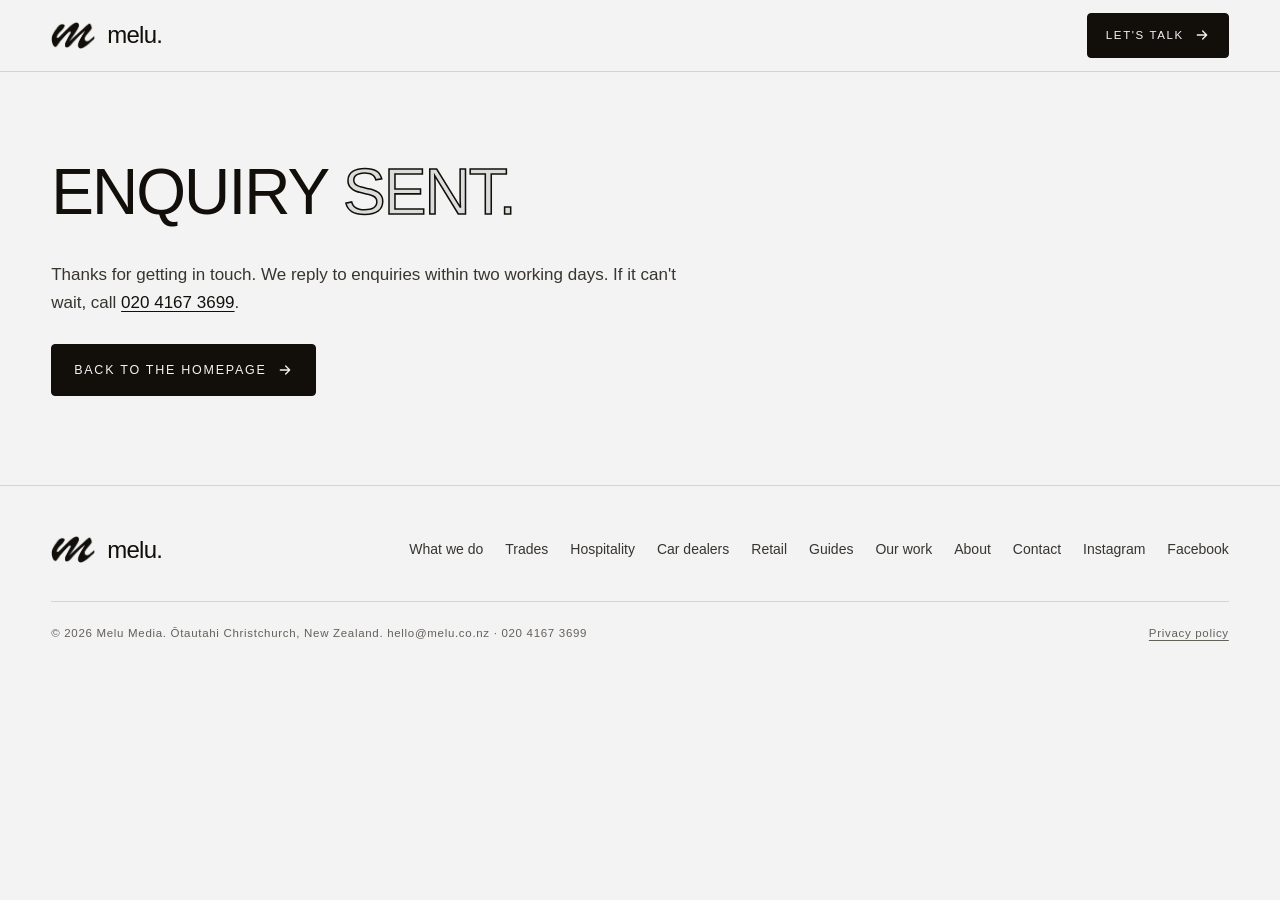
<file: thanks.html>
<!doctype html>
<html lang="en-NZ">
<head>
<meta charset="utf-8">
<meta name="viewport" content="width=device-width, initial-scale=1, viewport-fit=cover">
<title>Enquiry sent | Melu Media</title>
<meta name="robots" content="noindex">
<meta name="theme-color" content="#f3f3f3">
<link rel="icon" type="image/png" sizes="64x64" href="/favicon.png">
<link rel="apple-touch-icon" sizes="180x180" href="/apple-touch-icon.png">
<link rel="stylesheet" href="/styles.css?v=20261117">
</head>
<body>
<a class="skip" href="#main">Skip to content</a>

<header class="nav">
  <div class="wrap">
    <a class="brand" href="/" aria-label="Melu Media home"><span class="logo-mark" aria-hidden="true"></span><span class="wordmark">melu<span class="dot">.</span></span></a>
    <div class="nav-cta">
      <a class="btn btn-primary" href="/#contact" style="display:inline-flex">Let's talk <svg class="arrow" viewBox="0 0 24 24" fill="none" stroke="currentColor" stroke-width="2" stroke-linecap="round" stroke-linejoin="round" aria-hidden="true"><path d="M5 12h14M13 6l6 6-6 6"/></svg></a>
    </div>
  </div>
</header>

<main id="main">
  <section class="page">
    <div class="wrap">
      <h1 class="display">Enquiry <em>sent.</em></h1>
      <div class="prose">
        <p>Thanks for getting in touch. We reply to enquiries within two working days. If it can't wait, call <a href="tel:+642041673699">020 4167 3699</a>.</p>
        <a class="btn btn-primary" href="/">Back to the homepage <svg class="arrow" viewBox="0 0 24 24" fill="none" stroke="currentColor" stroke-width="2" stroke-linecap="round" stroke-linejoin="round" aria-hidden="true"><path d="M5 12h14M13 6l6 6-6 6"/></svg></a>
      </div>
    </div>
  </section>
</main>

<footer>
  <div class="wrap">
    <a class="brand" href="/" aria-label="Melu Media home"><span class="logo-mark" aria-hidden="true"></span><span class="wordmark">melu<span class="dot">.</span></span></a>
    <ul class="links">
      <li><a href="/#services">What we do</a></li>
      <li><a href="/marketing-for-trades">Trades</a></li>
      <li><a href="/marketing-for-hospitality">Hospitality</a></li>
      <li><a href="/marketing-for-car-dealers">Car dealers</a></li>
      <li><a href="/marketing-for-retail">Retail</a></li>
      <li><a href="/guides/">Guides</a></li>
      <li><a href="/#work">Our work</a></li>
      <li><a href="/#about">About</a></li>
      <li><a href="/#contact">Contact</a></li>
      <li><a href="https://www.instagram.com/melu.media/" target="_blank" rel="noopener">Instagram</a></li>
      <li><a href="https://www.facebook.com/profile.php?id=61594397530777" target="_blank" rel="noopener">Facebook</a></li>
    </ul>
    <div class="fine">
      <span>© 2026 Melu Media. Ōtautahi Christchurch, New Zealand. <!--email_off--><a href="mailto:hello@melu.co.nz">hello@melu.co.nz</a><!--/email_off--> · <a href="tel:+642041673699">020 4167 3699</a></span>
      <a href="/privacy">Privacy policy</a>
    </div>
  </div>
</footer>
</body>
</html>
</file>
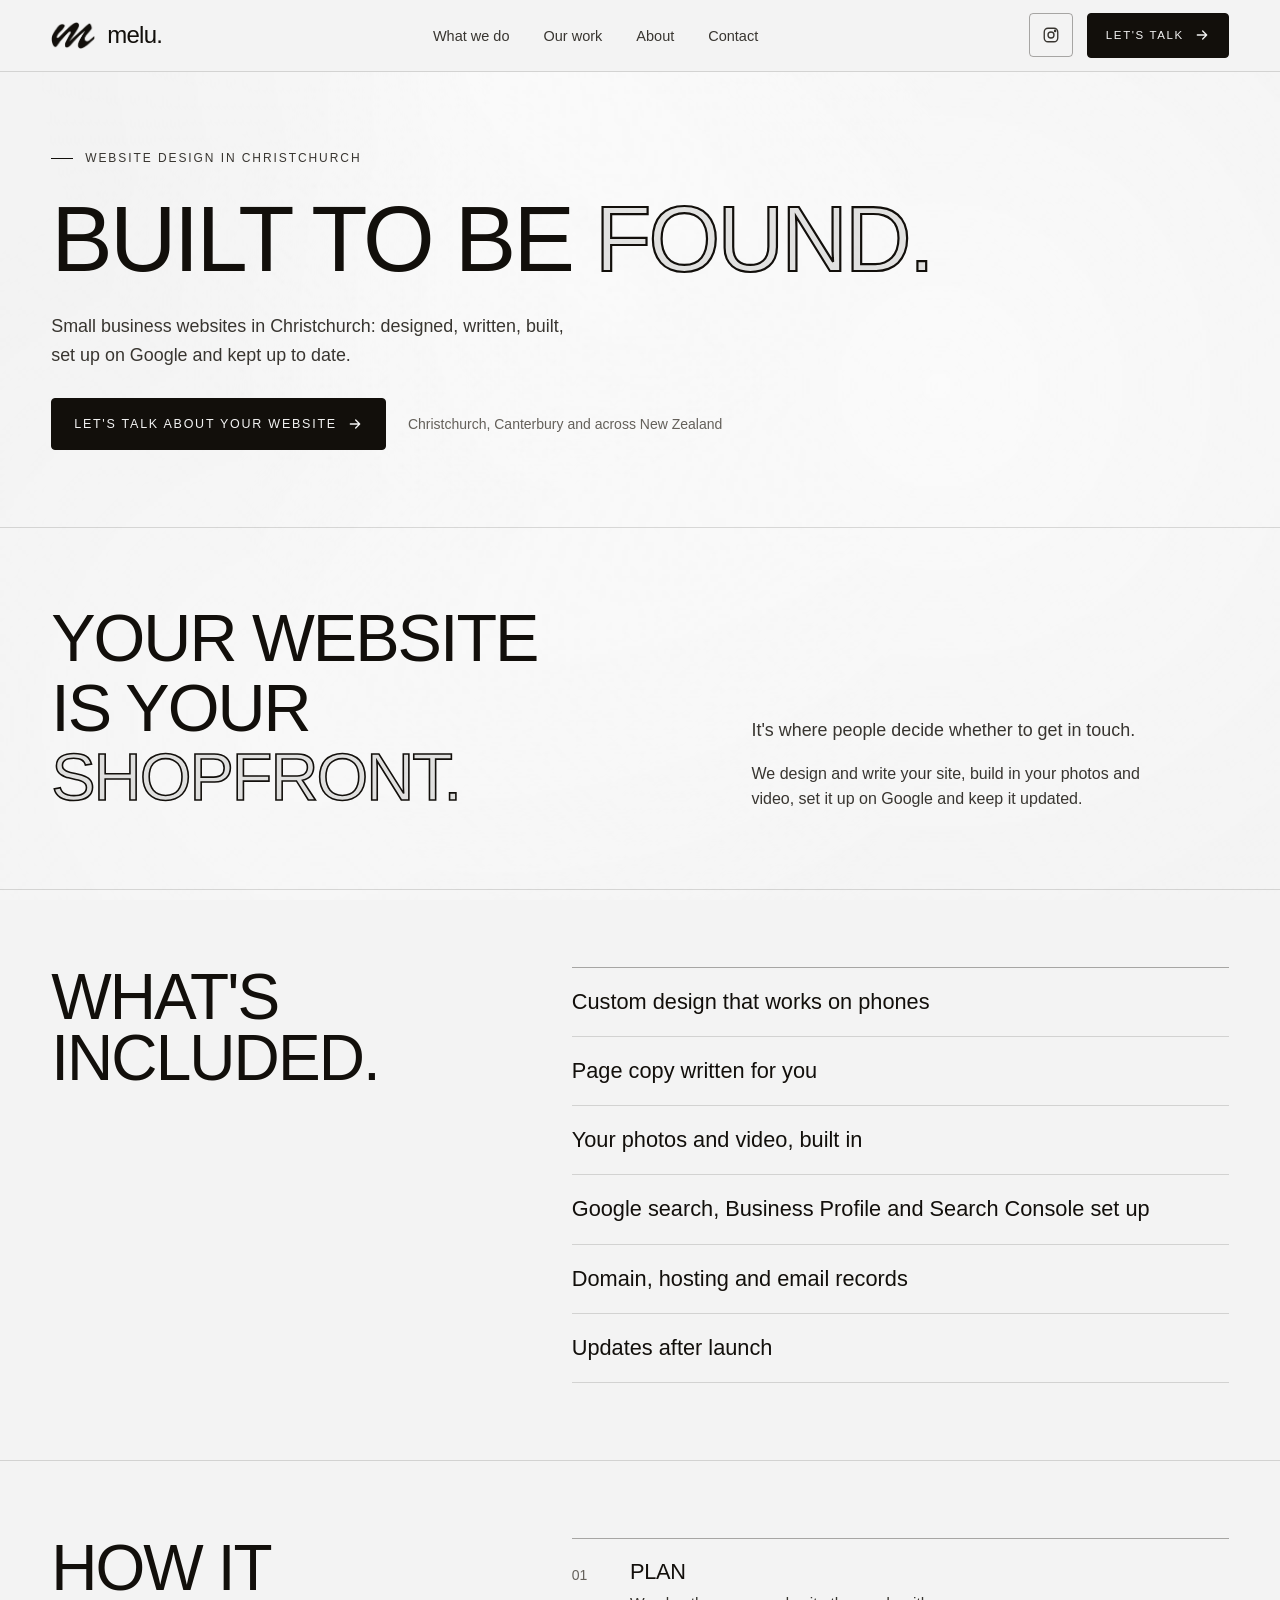
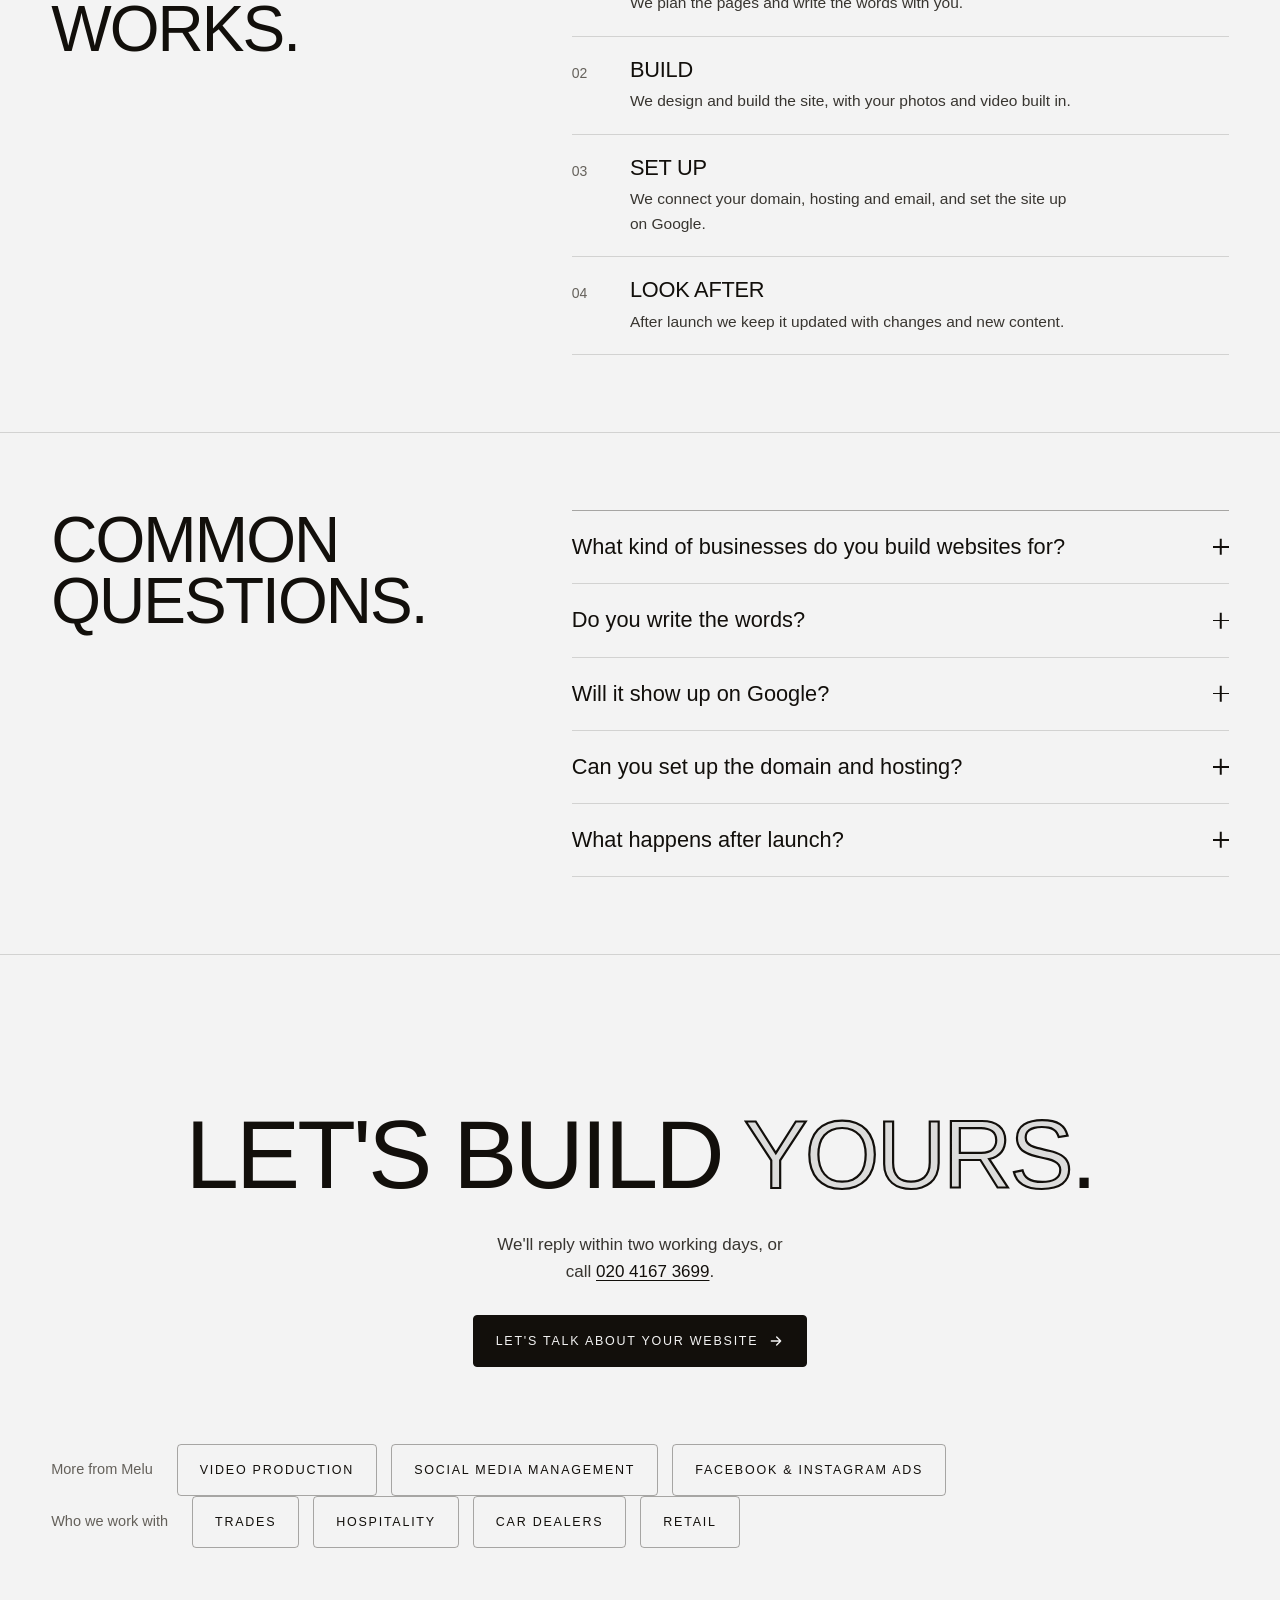
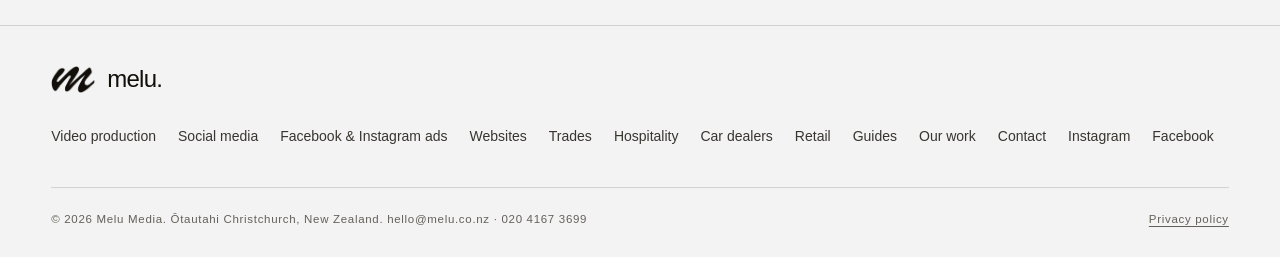
<file: websites.html>
<!doctype html>
<html lang="en-NZ">
<head>
<meta charset="utf-8">
<meta name="viewport" content="width=device-width, initial-scale=1, viewport-fit=cover">
<title>Website Design Christchurch for Small Businesses | Melu Media</title>
<meta name="description" content="Website design for Christchurch small businesses: designed, written, built and set up on Google, with your photos and video, then kept up to date.">
<link rel="canonical" href="https://melu.co.nz/websites">
<meta name="robots" content="index, follow, max-image-preview:large, max-snippet:-1, max-video-preview:-1">
<meta name="geo.region" content="NZ-CAN">
<meta name="geo.placename" content="Christchurch">
<meta name="theme-color" content="#f3f3f3">
<meta property="og:type" content="website">
<meta property="og:locale" content="en_NZ">
<meta property="og:site_name" content="Melu Media">
<meta property="og:title" content="Website Design Christchurch for Small Businesses | Melu Media">
<meta property="og:description" content="Website design for Christchurch small businesses: designed, written, built and set up on Google, with your photos and video, then kept up to date.">
<meta property="og:url" content="https://melu.co.nz/websites">
<meta property="og:image" content="https://melu.co.nz/og-image.png">
<meta name="twitter:card" content="summary_large_image">
<link rel="icon" type="image/png" sizes="64x64" href="/favicon.png">
<link rel="apple-touch-icon" sizes="180x180" href="/apple-touch-icon.png">
<link rel="stylesheet" href="/styles.css?v=20261117">
<script>document.documentElement.className = 'js';</script>
<script type="application/ld+json">
{
  "@context": "https://schema.org",
  "@graph": [
    {
      "@type": "WebPage",
      "@id": "https://melu.co.nz/websites#webpage",
      "url": "https://melu.co.nz/websites",
      "name": "Website Design Christchurch for Small Businesses | Melu Media",
      "description": "Website design for Christchurch small businesses: designed, written, built and set up on Google, with your photos and video, then kept up to date.",
      "inLanguage": "en-NZ",
      "isPartOf": {
        "@type": "WebSite",
        "@id": "https://melu.co.nz/#website",
        "url": "https://melu.co.nz/",
        "name": "Melu Media"
      },
      "about": {
        "@id": "https://melu.co.nz/websites#service"
      }
    },
    {
      "@type": "Service",
      "@id": "https://melu.co.nz/websites#service",
      "name": "Website design and build",
      "serviceType": "Web design",
      "description": "Design, copywriting, build, Google search set-up, domain and hosting, and ongoing updates for small business websites.",
      "url": "https://melu.co.nz/websites",
      "provider": {
        "@type": "Organization",
        "@id": "https://melu.co.nz/#organization",
        "name": "Melu Media",
        "url": "https://melu.co.nz/"
      },
      "areaServed": [
        {
          "@type": "City",
          "name": "Christchurch"
        },
        {
          "@type": "AdministrativeArea",
          "name": "Canterbury"
        },
        {
          "@type": "Country",
          "name": "New Zealand"
        }
      ]
    },
    {
      "@type": "BreadcrumbList",
      "itemListElement": [
        {
          "@type": "ListItem",
          "position": 1,
          "name": "Melu Media",
          "item": "https://melu.co.nz/"
        },
        {
          "@type": "ListItem",
          "position": 2,
          "name": "Websites",
          "item": "https://melu.co.nz/websites"
        }
      ]
    },
    {
      "@type": "FAQPage",
      "@id": "https://melu.co.nz/websites#faq",
      "mainEntity": [
        {
          "@type": "Question",
          "name": "What kind of businesses do you build websites for?",
          "acceptedAnswer": {
            "@type": "Answer",
            "text": "Small and local businesses, from trades and hospitality to retail and services, that need a site that works well on a phone and brings in enquiries."
          }
        },
        {
          "@type": "Question",
          "name": "Do you write the words?",
          "acceptedAnswer": {
            "@type": "Answer",
            "text": "Yes. We write the page copy with you, or polish what you already have."
          }
        },
        {
          "@type": "Question",
          "name": "Will it show up on Google?",
          "acceptedAnswer": {
            "@type": "Answer",
            "text": "We set up search optimisation, Google Search Console and your Google Business Profile so Google can find and list your site. Rankings depend on your area and your competition, so we don't promise positions."
          }
        },
        {
          "@type": "Question",
          "name": "Can you set up the domain and hosting?",
          "acceptedAnswer": {
            "@type": "Answer",
            "text": "Yes. We register or connect your domain, set up hosting and add the records your email needs."
          }
        },
        {
          "@type": "Question",
          "name": "What happens after launch?",
          "acceptedAnswer": {
            "@type": "Answer",
            "text": "We keep your site updated with changes and new content, so it stays current."
          }
        }
      ]
    }
  ]
}
</script>
</head>
<body id="top">
<a class="skip" href="#main">Skip to content</a>

<header class="nav">
  <div class="wrap">
    <a class="brand" href="/" aria-label="Melu Media home"><span class="logo-mark" aria-hidden="true"></span><span class="wordmark">melu<span class="dot">.</span></span></a>
    <nav aria-label="Primary">
      <ul class="nav-links">
        <li><a href="/#services">What we do</a></li>
        <li><a href="/#work">Our work</a></li>
        <li><a href="/#about">About</a></li>
        <li><a href="/#contact">Contact</a></li>
      </ul>
    </nav>
    <div class="nav-cta">
      <a class="icon-link" href="https://www.instagram.com/melu.media/" target="_blank" rel="noopener" aria-label="Melu Media on Instagram"><svg viewBox="0 0 24 24" fill="none" stroke="currentColor" stroke-width="1.8" stroke-linecap="round" stroke-linejoin="round" aria-hidden="true"><rect x="3" y="3" width="18" height="18" rx="5"/><circle cx="12" cy="12" r="4"/><circle cx="17.5" cy="6.5" r="0.8" fill="currentColor"/></svg></a>
      <a class="btn btn-primary" href="/#contact">Let's talk <svg class="arrow" viewBox="0 0 24 24" fill="none" stroke="currentColor" stroke-width="2" stroke-linecap="round" stroke-linejoin="round" aria-hidden="true"><path d="M5 12h14M13 6l6 6-6 6"/></svg></a>
      <button class="menu-btn" id="menu-open" type="button" aria-label="Open menu" aria-controls="mobile-menu" aria-expanded="false">
        <svg viewBox="0 0 24 24" fill="none" stroke="currentColor" stroke-width="1.8" stroke-linecap="round" aria-hidden="true"><path d="M4 7h16M4 12h16M4 17h16"/></svg>
      </button>
    </div>
  </div>
</header>

<div class="mobile-menu" id="mobile-menu" role="dialog" aria-modal="true" aria-label="Menu" hidden>
  <div class="top">
    <a class="brand" href="/" aria-label="Melu Media home"><span class="logo-mark" aria-hidden="true"></span><span class="wordmark">melu<span class="dot">.</span></span></a>
    <button class="menu-btn" id="menu-close" type="button" aria-label="Close menu">
      <svg viewBox="0 0 24 24" fill="none" stroke="currentColor" stroke-width="1.8" stroke-linecap="round" aria-hidden="true"><path d="M6 6l12 12M18 6L6 18"/></svg>
    </button>
  </div>
  <ul>
        <li><a href="/#services">What we do</a></li>
        <li><a href="/#work">Our work</a></li>
        <li><a href="/#about">About</a></li>
        <li><a href="/#contact">Contact</a></li>
  </ul>
  <div class="foot">
    <a class="btn btn-primary" href="/#contact">Let's talk <svg class="arrow" viewBox="0 0 24 24" fill="none" stroke="currentColor" stroke-width="2" stroke-linecap="round" stroke-linejoin="round" aria-hidden="true"><path d="M5 12h14M13 6l6 6-6 6"/></svg></a>
    <a class="btn" href="https://www.instagram.com/melu.media/" target="_blank" rel="noopener"><svg viewBox="0 0 24 24" fill="none" stroke="currentColor" stroke-width="1.8" stroke-linecap="round" stroke-linejoin="round" aria-hidden="true"><rect x="3" y="3" width="18" height="18" rx="5"/><circle cx="12" cy="12" r="4"/><circle cx="17.5" cy="6.5" r="0.8" fill="currentColor"/></svg> @melu.media</a>
    <span class="hero-note">Ōtautahi Christchurch · New Zealand</span>
  </div>
</div>

<main id="main">

  <section class="hero">
    <canvas id="glow" aria-hidden="true"></canvas>
    <div class="wrap">
      <div class="hero-copy">
        <h1 class="eyebrow rise">Website design in Christchurch</h1>
        <p class="display hero-h rise d1">Built to be <em>found.</em></p>
        <p class="lede rise d2">Small business websites in Christchurch: designed, written, built, set up on Google and kept up to date.</p>
        <div class="hero-actions rise d3">
          <a class="btn btn-primary" href="/#contact">Let's talk about your website <svg class="arrow" viewBox="0 0 24 24" fill="none" stroke="currentColor" stroke-width="2" stroke-linecap="round" stroke-linejoin="round" aria-hidden="true"><path d="M5 12h14M13 6l6 6-6 6"/></svg></a>
          <span class="hero-note">Christchurch, Canterbury and across New Zealand</span>
        </div>
      </div>
    </div>
  </section>

  <section class="statement" aria-labelledby="st-h">
    <div class="wrap">
      <h2 class="display statement-text" id="st-h">Your website is your <em>shopfront.</em></h2>
      <div class="statement-body">
        <p class="lede">It's where people decide whether to get in touch.</p>
        <p>We design and write your site, build in your photos and video, set it up on Google and keep it updated.</p>
      </div>
    </div>
  </section>

  <section class="section" aria-labelledby="caps-h">
    <div class="wrap">
      <div class="caps-wrap">
        <h2 class="display" id="caps-h">What's included.</h2>
        <ul class="caps">
          <li>Custom design that works on phones</li>
          <li>Page copy written for you</li>
          <li>Your photos and video, built in</li>
          <li>Google search, Business Profile and Search Console set up</li>
          <li>Domain, hosting and email records</li>
          <li>Updates after launch</li>
        </ul>
      </div>
    </div>
  </section>

  <section class="section" aria-labelledby="how-h">
    <div class="wrap">
      <div class="caps-wrap">
        <h2 class="display" id="how-h">How it works.</h2>
        <ol class="steps">
          <li><h3>Plan</h3><p>We plan the pages and write the words with you.</p></li>
          <li><h3>Build</h3><p>We design and build the site, with your photos and video built in.</p></li>
          <li><h3>Set up</h3><p>We connect your domain, hosting and email, and set the site up on Google.</p></li>
          <li><h3>Look after</h3><p>After launch we keep it updated with changes and new content.</p></li>
        </ol>
      </div>
    </div>
  </section>

  <section class="section" id="questions" aria-labelledby="faq-h">
    <div class="wrap">
      <div class="caps-wrap">
        <h2 class="display" id="faq-h">Common questions.</h2>
        <div class="faq">
          <details class="faq-item" name="faq"><summary><h3>What kind of businesses do you build websites for?</h3><span class="faq-icon" aria-hidden="true"></span></summary><p>Small and local businesses, from trades and hospitality to retail and services, that need a site that works well on a phone and brings in enquiries.</p></details>
          <details class="faq-item" name="faq"><summary><h3>Do you write the words?</h3><span class="faq-icon" aria-hidden="true"></span></summary><p>Yes. We write the page copy with you, or polish what you already have.</p></details>
          <details class="faq-item" name="faq"><summary><h3>Will it show up on Google?</h3><span class="faq-icon" aria-hidden="true"></span></summary><p>We set up search optimisation, Google Search Console and your Google Business Profile so Google can find and list your site. Rankings depend on your area and your competition, so we don't promise positions.</p></details>
          <details class="faq-item" name="faq"><summary><h3>Can you set up the domain and hosting?</h3><span class="faq-icon" aria-hidden="true"></span></summary><p>Yes. We register or connect your domain, set up hosting and add the records your email needs.</p></details>
          <details class="faq-item" name="faq"><summary><h3>What happens after launch?</h3><span class="faq-icon" aria-hidden="true"></span></summary><p>We keep your site updated with changes and new content, so it stays current.</p></details>
        </div>
      </div>
    </div>
  </section>

  <section class="section" aria-labelledby="cta-h">
    <div class="wrap">
      <div class="cta-big">
        <h2 class="display" id="cta-h">Let's build <em>yours</em>.</h2>
        <p>We'll reply within two working days, or call <a href="tel:+642041673699">020 4167 3699</a>.</p>
        <a class="btn btn-primary" href="/#contact">Let's talk about your website <svg class="arrow" viewBox="0 0 24 24" fill="none" stroke="currentColor" stroke-width="2" stroke-linecap="round" stroke-linejoin="round" aria-hidden="true"><path d="M5 12h14M13 6l6 6-6 6"/></svg></a>
      </div>
      <div class="more-services">
        <span class="more-label">More from Melu</span>
        <a class="btn" href="/short-form-video">Video production</a>
        <a class="btn" href="/social-media-marketing">Social media management</a>
        <a class="btn" href="/meta-ads">Facebook &amp; Instagram ads</a>
      </div>
      <div class="more-services">
        <span class="more-label">Who we work with</span>
        <a class="btn" href="/marketing-for-trades">Trades</a>
        <a class="btn" href="/marketing-for-hospitality">Hospitality</a>
        <a class="btn" href="/marketing-for-car-dealers">Car dealers</a>
        <a class="btn" href="/marketing-for-retail">Retail</a>
      </div>
    </div>
  </section>

</main>

<footer>
  <div class="wrap">
    <a class="brand" href="/" aria-label="Melu Media home"><span class="logo-mark" aria-hidden="true"></span><span class="wordmark">melu<span class="dot">.</span></span></a>
    <ul class="links">
      <li><a href="/short-form-video">Video production</a></li>
      <li><a href="/social-media-marketing">Social media</a></li>
      <li><a href="/meta-ads">Facebook &amp; Instagram ads</a></li>
      <li><a href="/websites">Websites</a></li>
      <li><a href="/marketing-for-trades">Trades</a></li>
      <li><a href="/marketing-for-hospitality">Hospitality</a></li>
      <li><a href="/marketing-for-car-dealers">Car dealers</a></li>
      <li><a href="/marketing-for-retail">Retail</a></li>
      <li><a href="/guides/">Guides</a></li>
      <li><a href="/#work">Our work</a></li>
      <li><a href="/#contact">Contact</a></li>
      <li><a href="https://www.instagram.com/melu.media/" target="_blank" rel="noopener">Instagram</a></li>
      <li><a href="https://www.facebook.com/profile.php?id=61594397530777" target="_blank" rel="noopener">Facebook</a></li>
    </ul>
    <div class="fine">
      <span>© <span id="year">2026</span> Melu Media. Ōtautahi Christchurch, New Zealand. <!--email_off--><a href="mailto:hello@melu.co.nz">hello@melu.co.nz</a><!--/email_off--> · <a href="tel:+642041673699">020 4167 3699</a></span>
      <a href="/privacy">Privacy policy</a>
    </div>
  </div>
</footer>

<script src="/site.js?v=20261027b" defer></script>
</body>
</html>
</file>
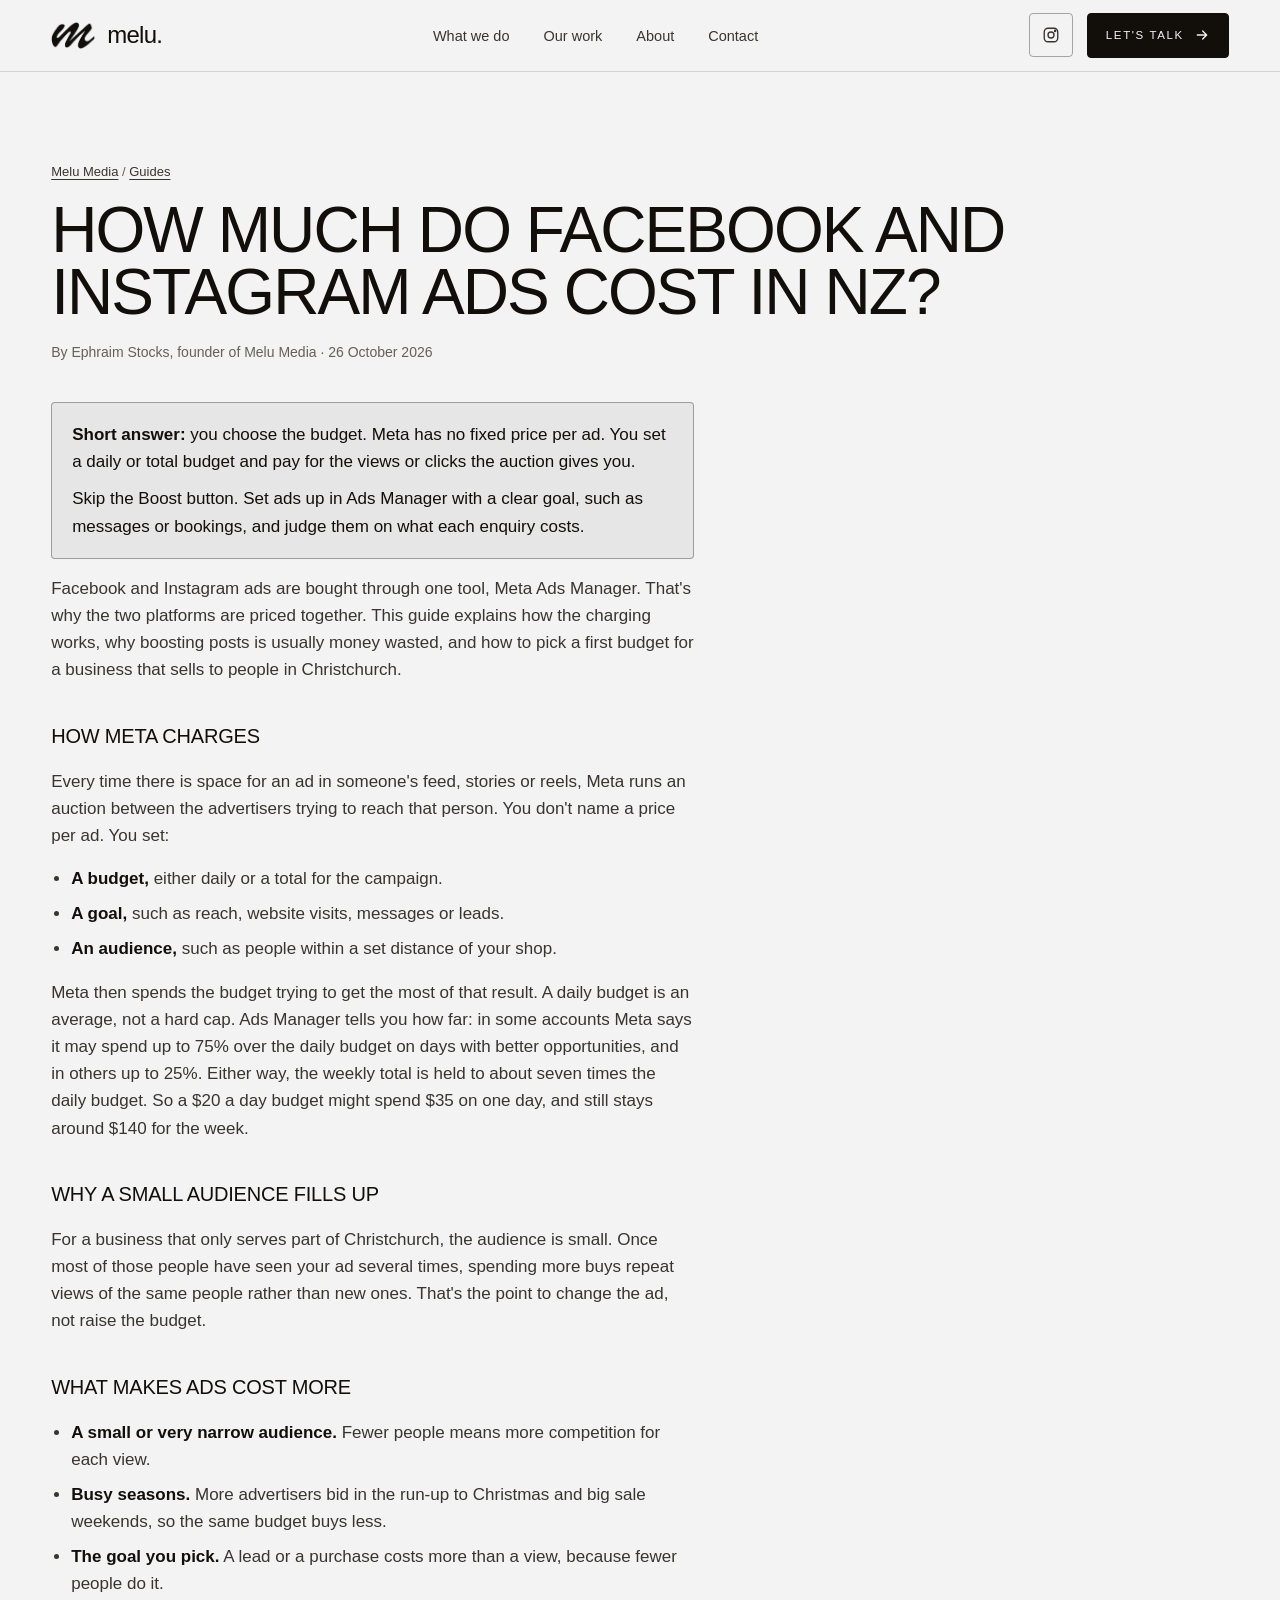
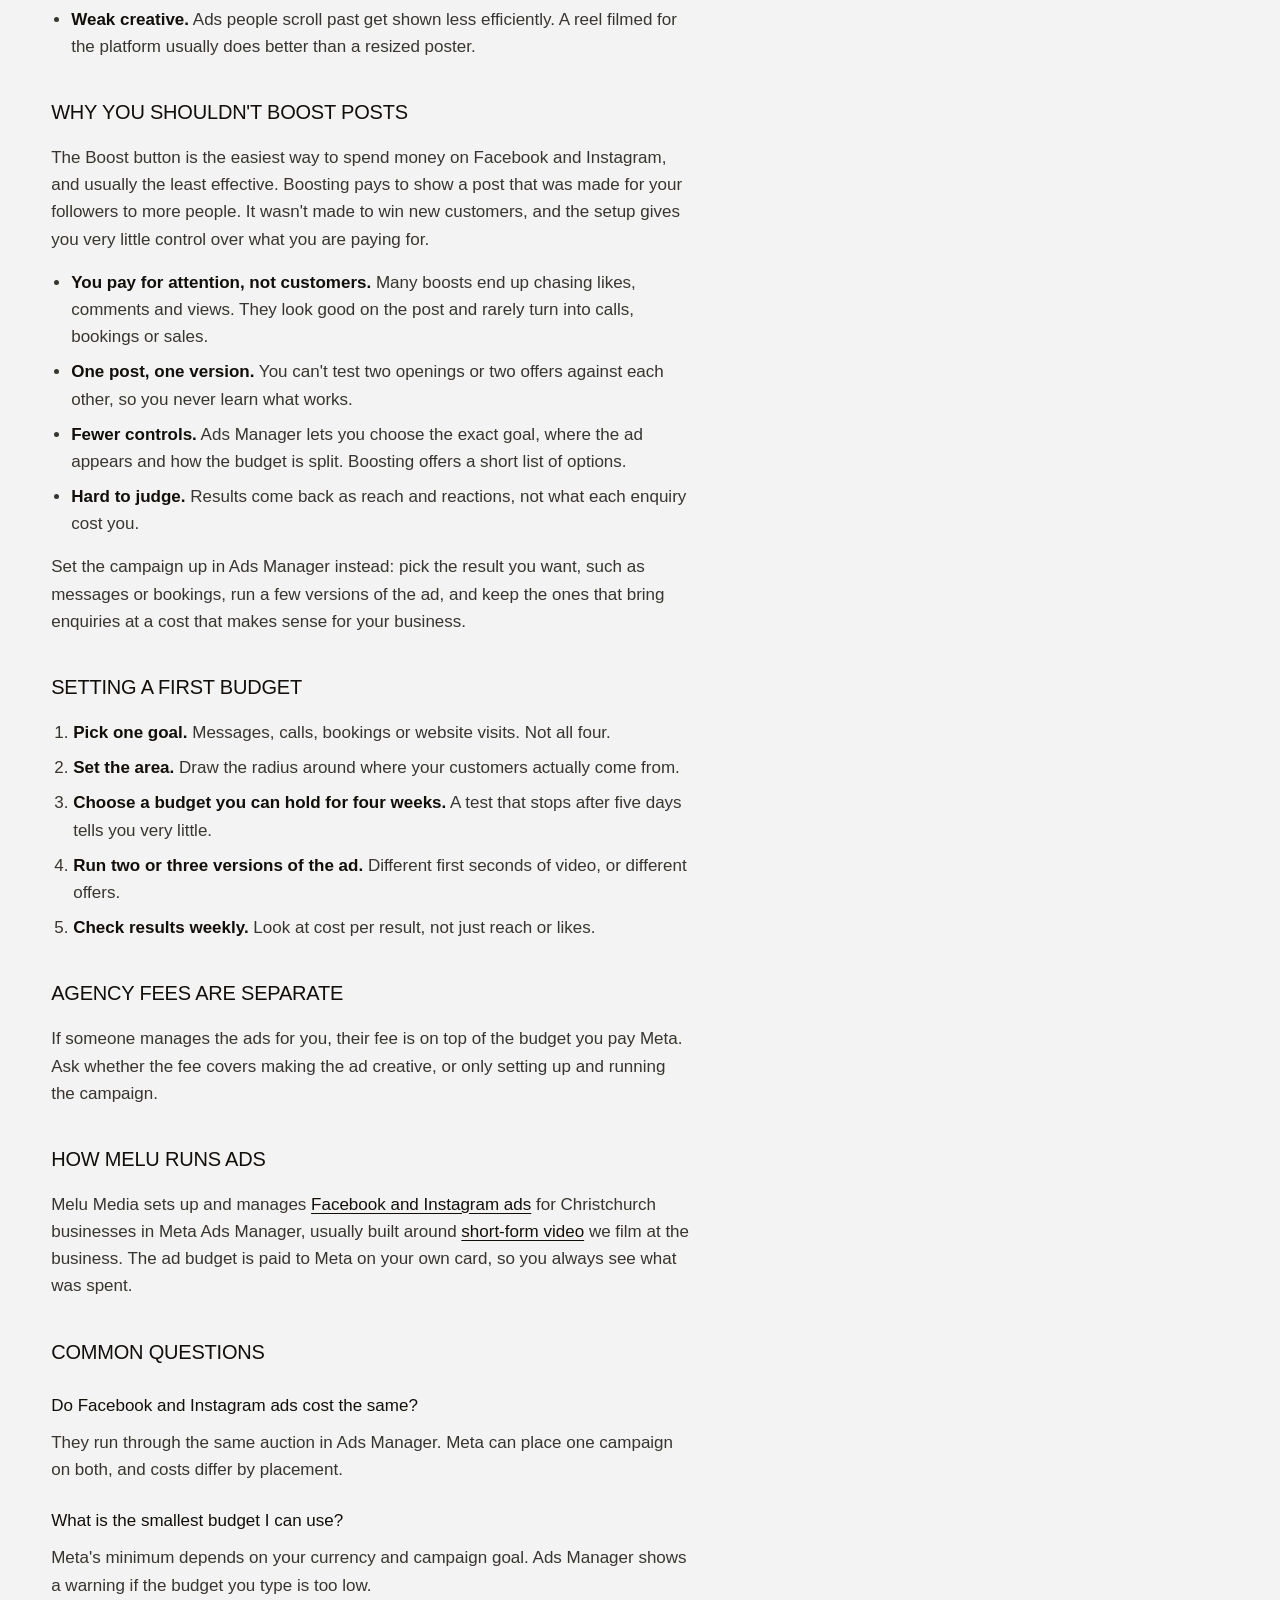
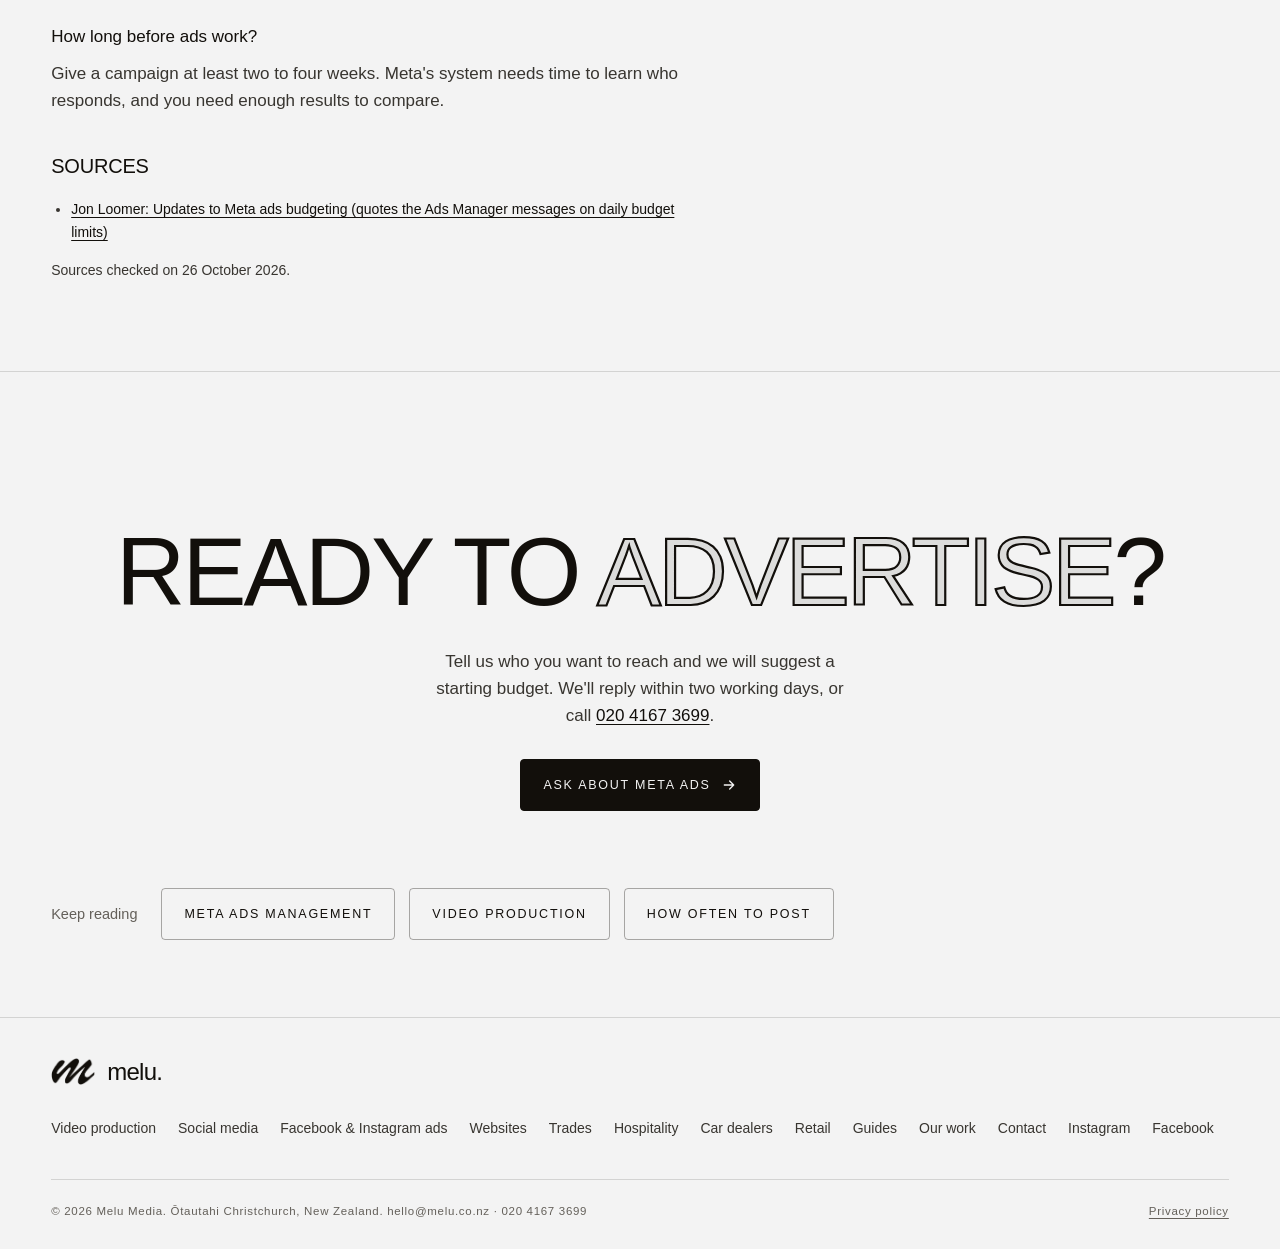
<file: guides/facebook-instagram-ads-cost-nz.html>
<!doctype html>
<html lang="en-NZ">
<head>
<meta charset="utf-8">
<meta name="viewport" content="width=device-width, initial-scale=1, viewport-fit=cover">
<title>How Much Do Facebook &amp; Instagram Ads Cost in NZ? | Melu Media</title>
<meta name="description" content="How Facebook and Instagram ad budgets work for NZ small businesses, why boosting posts wastes money, and how to set a first budget for a local campaign.">
<link rel="canonical" href="https://melu.co.nz/guides/facebook-instagram-ads-cost-nz">
<meta name="robots" content="index, follow, max-image-preview:large, max-snippet:-1, max-video-preview:-1">
<meta name="author" content="Ephraim Stocks">
<meta name="theme-color" content="#f3f3f3">
<meta property="og:type" content="article">
<meta property="og:locale" content="en_NZ">
<meta property="og:site_name" content="Melu Media">
<meta property="og:title" content="How Much Do Facebook &amp; Instagram Ads Cost in NZ? | Melu Media">
<meta property="og:description" content="How Facebook and Instagram ad budgets work for NZ small businesses, why boosting posts wastes money, and how to set a first budget for a local campaign.">
<meta property="og:url" content="https://melu.co.nz/guides/facebook-instagram-ads-cost-nz">
<meta property="og:image" content="https://melu.co.nz/og-image.png">
<meta name="twitter:card" content="summary_large_image">
<link rel="icon" type="image/png" sizes="64x64" href="/favicon.png">
<link rel="apple-touch-icon" sizes="180x180" href="/apple-touch-icon.png">
<link rel="stylesheet" href="/styles.css?v=20261117">
<script>document.documentElement.className = 'js';</script>
<script type="application/ld+json">
{
  "@context": "https://schema.org",
  "@graph": [
    {
      "@type": "Article",
      "@id": "https://melu.co.nz/guides/facebook-instagram-ads-cost-nz#article",
      "headline": "How much do Facebook and Instagram ads cost in NZ?",
      "description": "How Facebook and Instagram ad budgets work for NZ small businesses, why boosting posts wastes money, and how to set a first budget for a local campaign.",
      "url": "https://melu.co.nz/guides/facebook-instagram-ads-cost-nz",
      "mainEntityOfPage": "https://melu.co.nz/guides/facebook-instagram-ads-cost-nz",
      "inLanguage": "en-NZ",
      "datePublished": "2026-10-26",
      "dateModified": "2026-10-26",
      "author": {
        "@type": "Person",
        "@id": "https://melu.co.nz/#founder",
        "name": "Ephraim Stocks",
        "jobTitle": "Founder, Melu Media",
        "url": "https://melu.co.nz/guides/",
        "worksFor": {
          "@id": "https://melu.co.nz/#organization"
        }
      },
      "publisher": {
        "@id": "https://melu.co.nz/#organization",
        "@type": "Organization",
        "name": "Melu Media",
        "url": "https://melu.co.nz/",
        "logo": "https://melu.co.nz/apple-touch-icon.png"
      },
      "image": "https://melu.co.nz/og-image.png",
      "about": [
        {
          "@type": "Thing",
          "name": "Facebook advertising"
        },
        {
          "@type": "Thing",
          "name": "Instagram advertising"
        },
        {
          "@id": "https://melu.co.nz/meta-ads#service"
        }
      ],
      "isPartOf": {
        "@id": "https://melu.co.nz/#website"
      }
    },
    {
      "@type": "BreadcrumbList",
      "itemListElement": [
        {
          "@type": "ListItem",
          "position": 1,
          "name": "Melu Media",
          "item": "https://melu.co.nz/"
        },
        {
          "@type": "ListItem",
          "position": 2,
          "name": "Guides",
          "item": "https://melu.co.nz/guides/"
        },
        {
          "@type": "ListItem",
          "position": 3,
          "name": "Facebook and Instagram ad costs in NZ",
          "item": "https://melu.co.nz/guides/facebook-instagram-ads-cost-nz"
        }
      ]
    }
  ]
}
</script>
</head>
<body id="top">
<a class="skip" href="#main">Skip to content</a>

<header class="nav">
  <div class="wrap">
    <a class="brand" href="/" aria-label="Melu Media home"><span class="logo-mark" aria-hidden="true"></span><span class="wordmark">melu<span class="dot">.</span></span></a>
    <nav aria-label="Primary">
      <ul class="nav-links">
        <li><a href="/#services">What we do</a></li>
        <li><a href="/#work">Our work</a></li>
        <li><a href="/#about">About</a></li>
        <li><a href="/#contact">Contact</a></li>
      </ul>
    </nav>
    <div class="nav-cta">
      <a class="icon-link" href="https://www.instagram.com/melu.media/" target="_blank" rel="noopener" aria-label="Melu Media on Instagram"><svg viewBox="0 0 24 24" fill="none" stroke="currentColor" stroke-width="1.8" stroke-linecap="round" stroke-linejoin="round" aria-hidden="true"><rect x="3" y="3" width="18" height="18" rx="5"/><circle cx="12" cy="12" r="4"/><circle cx="17.5" cy="6.5" r="0.8" fill="currentColor"/></svg></a>
      <a class="btn btn-primary" href="/#contact">Let's talk <svg class="arrow" viewBox="0 0 24 24" fill="none" stroke="currentColor" stroke-width="2" stroke-linecap="round" stroke-linejoin="round" aria-hidden="true"><path d="M5 12h14M13 6l6 6-6 6"/></svg></a>
      <button class="menu-btn" id="menu-open" type="button" aria-label="Open menu" aria-controls="mobile-menu" aria-expanded="false">
        <svg viewBox="0 0 24 24" fill="none" stroke="currentColor" stroke-width="1.8" stroke-linecap="round" aria-hidden="true"><path d="M4 7h16M4 12h16M4 17h16"/></svg>
      </button>
    </div>
  </div>
</header>

<div class="mobile-menu" id="mobile-menu" role="dialog" aria-modal="true" aria-label="Menu" hidden>
  <div class="top">
    <a class="brand" href="/" aria-label="Melu Media home"><span class="logo-mark" aria-hidden="true"></span><span class="wordmark">melu<span class="dot">.</span></span></a>
    <button class="menu-btn" id="menu-close" type="button" aria-label="Close menu">
      <svg viewBox="0 0 24 24" fill="none" stroke="currentColor" stroke-width="1.8" stroke-linecap="round" aria-hidden="true"><path d="M6 6l12 12M18 6L6 18"/></svg>
    </button>
  </div>
  <ul>
        <li><a href="/#services">What we do</a></li>
        <li><a href="/#work">Our work</a></li>
        <li><a href="/#about">About</a></li>
        <li><a href="/#contact">Contact</a></li>
  </ul>
  <div class="foot">
    <a class="btn btn-primary" href="/#contact">Let's talk <svg class="arrow" viewBox="0 0 24 24" fill="none" stroke="currentColor" stroke-width="2" stroke-linecap="round" stroke-linejoin="round" aria-hidden="true"><path d="M5 12h14M13 6l6 6-6 6"/></svg></a>
    <a class="btn" href="https://www.instagram.com/melu.media/" target="_blank" rel="noopener"><svg viewBox="0 0 24 24" fill="none" stroke="currentColor" stroke-width="1.8" stroke-linecap="round" stroke-linejoin="round" aria-hidden="true"><rect x="3" y="3" width="18" height="18" rx="5"/><circle cx="12" cy="12" r="4"/><circle cx="17.5" cy="6.5" r="0.8" fill="currentColor"/></svg> @melu.media</a>
    <span class="hero-note">Ōtautahi Christchurch · New Zealand</span>
  </div>
</div>

<main id="main">

  <article class="page" aria-labelledby="guide-h">
    <div class="wrap">
      <p class="crumbs"><a href="/">Melu Media</a> / <a href="/guides/">Guides</a></p>
      <h1 class="display" id="guide-h">How much do Facebook and Instagram ads cost in NZ?</h1>
      <p class="byline">By Ephraim Stocks, founder of Melu Media · <time datetime="2026-10-26">26 October 2026</time></p>
      <div class="prose">
        <div class="answer">
          <p><strong>Short answer:</strong> you choose the budget. Meta has no fixed price per ad. You set a daily or total budget and pay for the views or clicks the auction gives you.</p>
          <p>Skip the Boost button. Set ads up in Ads Manager with a clear goal, such as messages or bookings, and judge them on what each enquiry costs.</p>
        </div>

        <p>Facebook and Instagram ads are bought through one tool, Meta Ads Manager. That's why the two platforms are priced together. This guide explains how the charging works, why boosting posts is usually money wasted, and how to pick a first budget for a business that sells to people in Christchurch.</p>

        <h2>How Meta charges</h2>
        <p>Every time there is space for an ad in someone's feed, stories or reels, Meta runs an auction between the advertisers trying to reach that person. You don't name a price per ad. You set:</p>
        <ul>
          <li><strong>A budget,</strong> either daily or a total for the campaign.</li>
          <li><strong>A goal,</strong> such as reach, website visits, messages or leads.</li>
          <li><strong>An audience,</strong> such as people within a set distance of your shop.</li>
        </ul>
        <p>Meta then spends the budget trying to get the most of that result. A daily budget is an average, not a hard cap. Ads Manager tells you how far: in some accounts Meta says it may spend up to 75% over the daily budget on days with better opportunities, and in others up to 25%. Either way, the weekly total is held to about seven times the daily budget. So a $20 a day budget might spend $35 on one day, and still stays around $140 for the week.</p>

        <h2>Why a small audience fills up</h2>
        <p>For a business that only serves part of Christchurch, the audience is small. Once most of those people have seen your ad several times, spending more buys repeat views of the same people rather than new ones. That's the point to change the ad, not raise the budget.</p>

        <h2>What makes ads cost more</h2>
        <ul>
          <li><strong>A small or very narrow audience.</strong> Fewer people means more competition for each view.</li>
          <li><strong>Busy seasons.</strong> More advertisers bid in the run-up to Christmas and big sale weekends, so the same budget buys less.</li>
          <li><strong>The goal you pick.</strong> A lead or a purchase costs more than a view, because fewer people do it.</li>
          <li><strong>Weak creative.</strong> Ads people scroll past get shown less efficiently. A reel filmed for the platform usually does better than a resized poster.</li>
        </ul>

        <h2>Why you shouldn't boost posts</h2>
        <p>The Boost button is the easiest way to spend money on Facebook and Instagram, and usually the least effective. Boosting pays to show a post that was made for your followers to more people. It wasn't made to win new customers, and the setup gives you very little control over what you are paying for.</p>
        <ul>
          <li><strong>You pay for attention, not customers.</strong> Many boosts end up chasing likes, comments and views. They look good on the post and rarely turn into calls, bookings or sales.</li>
          <li><strong>One post, one version.</strong> You can't test two openings or two offers against each other, so you never learn what works.</li>
          <li><strong>Fewer controls.</strong> Ads Manager lets you choose the exact goal, where the ad appears and how the budget is split. Boosting offers a short list of options.</li>
          <li><strong>Hard to judge.</strong> Results come back as reach and reactions, not what each enquiry cost you.</li>
        </ul>
        <p>Set the campaign up in Ads Manager instead: pick the result you want, such as messages or bookings, run a few versions of the ad, and keep the ones that bring enquiries at a cost that makes sense for your business.</p>

        <h2>Setting a first budget</h2>
        <ol>
          <li><strong>Pick one goal.</strong> Messages, calls, bookings or website visits. Not all four.</li>
          <li><strong>Set the area.</strong> Draw the radius around where your customers actually come from.</li>
          <li><strong>Choose a budget you can hold for four weeks.</strong> A test that stops after five days tells you very little.</li>
          <li><strong>Run two or three versions of the ad.</strong> Different first seconds of video, or different offers.</li>
          <li><strong>Check results weekly.</strong> Look at cost per result, not just reach or likes.</li>
        </ol>

        <h2>Agency fees are separate</h2>
        <p>If someone manages the ads for you, their fee is on top of the budget you pay Meta. Ask whether the fee covers making the ad creative, or only setting up and running the campaign.</p>

        <h2>How Melu runs ads</h2>
        <p>Melu Media sets up and manages <a href="/meta-ads">Facebook and Instagram ads</a> for Christchurch businesses in Meta Ads Manager, usually built around <a href="/short-form-video">short-form video</a> we film at the business. The ad budget is paid to Meta on your own card, so you always see what was spent.</p>

        <h2>Common questions</h2>
        <h3>Do Facebook and Instagram ads cost the same?</h3>
        <p>They run through the same auction in Ads Manager. Meta can place one campaign on both, and costs differ by placement.</p>
        <h3>What is the smallest budget I can use?</h3>
        <p>Meta's minimum depends on your currency and campaign goal. Ads Manager shows a warning if the budget you type is too low.</p>
        <h3>How long before ads work?</h3>
        <p>Give a campaign at least two to four weeks. Meta's system needs time to learn who responds, and you need enough results to compare.</p>
        <h2>Sources</h2>
        <ul class="sources">
          <li><a href="https://www.jonloomer.com/updates-to-meta-ads-budgeting/" rel="noopener" target="_blank">Jon Loomer: Updates to Meta ads budgeting (quotes the Ads Manager messages on daily budget limits)</a></li>
        </ul>
        <p class="sources">Sources checked on 26 October 2026.</p>
      </div>
    </div>
  </article>

  <section class="section" aria-labelledby="cta-h">
    <div class="wrap">
      <div class="cta-big">
        <h2 class="display" id="cta-h">Ready to <em>advertise</em>?</h2>
        <p>Tell us who you want to reach and we will suggest a starting budget. We'll reply within two working days, or call <a href="tel:+642041673699">020 4167 3699</a>.</p>
        <a class="btn btn-primary" href="/#contact">Ask about Meta ads <svg class="arrow" viewBox="0 0 24 24" fill="none" stroke="currentColor" stroke-width="2" stroke-linecap="round" stroke-linejoin="round" aria-hidden="true"><path d="M5 12h14M13 6l6 6-6 6"/></svg></a>
      </div>
      <div class="more-services">
        <span class="more-label">Keep reading</span>
        <a class="btn" href="/meta-ads">Meta ads management</a>
        <a class="btn" href="/short-form-video">Video production</a>
        <a class="btn" href="/guides/how-often-to-post-on-instagram">How often to post</a>
      </div>
    </div>
  </section>

</main>

<footer>
  <div class="wrap">
    <a class="brand" href="/" aria-label="Melu Media home"><span class="logo-mark" aria-hidden="true"></span><span class="wordmark">melu<span class="dot">.</span></span></a>
    <ul class="links">
      <li><a href="/short-form-video">Video production</a></li>
      <li><a href="/social-media-marketing">Social media</a></li>
      <li><a href="/meta-ads">Facebook &amp; Instagram ads</a></li>
      <li><a href="/websites">Websites</a></li>
      <li><a href="/marketing-for-trades">Trades</a></li>
      <li><a href="/marketing-for-hospitality">Hospitality</a></li>
      <li><a href="/marketing-for-car-dealers">Car dealers</a></li>
      <li><a href="/marketing-for-retail">Retail</a></li>
      <li><a href="/guides/">Guides</a></li>
      <li><a href="/#work">Our work</a></li>
      <li><a href="/#contact">Contact</a></li>
      <li><a href="https://www.instagram.com/melu.media/" target="_blank" rel="noopener">Instagram</a></li>
      <li><a href="https://www.facebook.com/profile.php?id=61594397530777" target="_blank" rel="noopener">Facebook</a></li>
    </ul>
    <div class="fine">
      <span>© <span id="year">2026</span> Melu Media. Ōtautahi Christchurch, New Zealand. <!--email_off--><a href="mailto:hello@melu.co.nz">hello@melu.co.nz</a><!--/email_off--> · <a href="tel:+642041673699">020 4167 3699</a></span>
      <a href="/privacy">Privacy policy</a>
    </div>
  </div>
</footer>

<script src="/site.js?v=20261027b" defer></script>
</body>
</html>
</file>
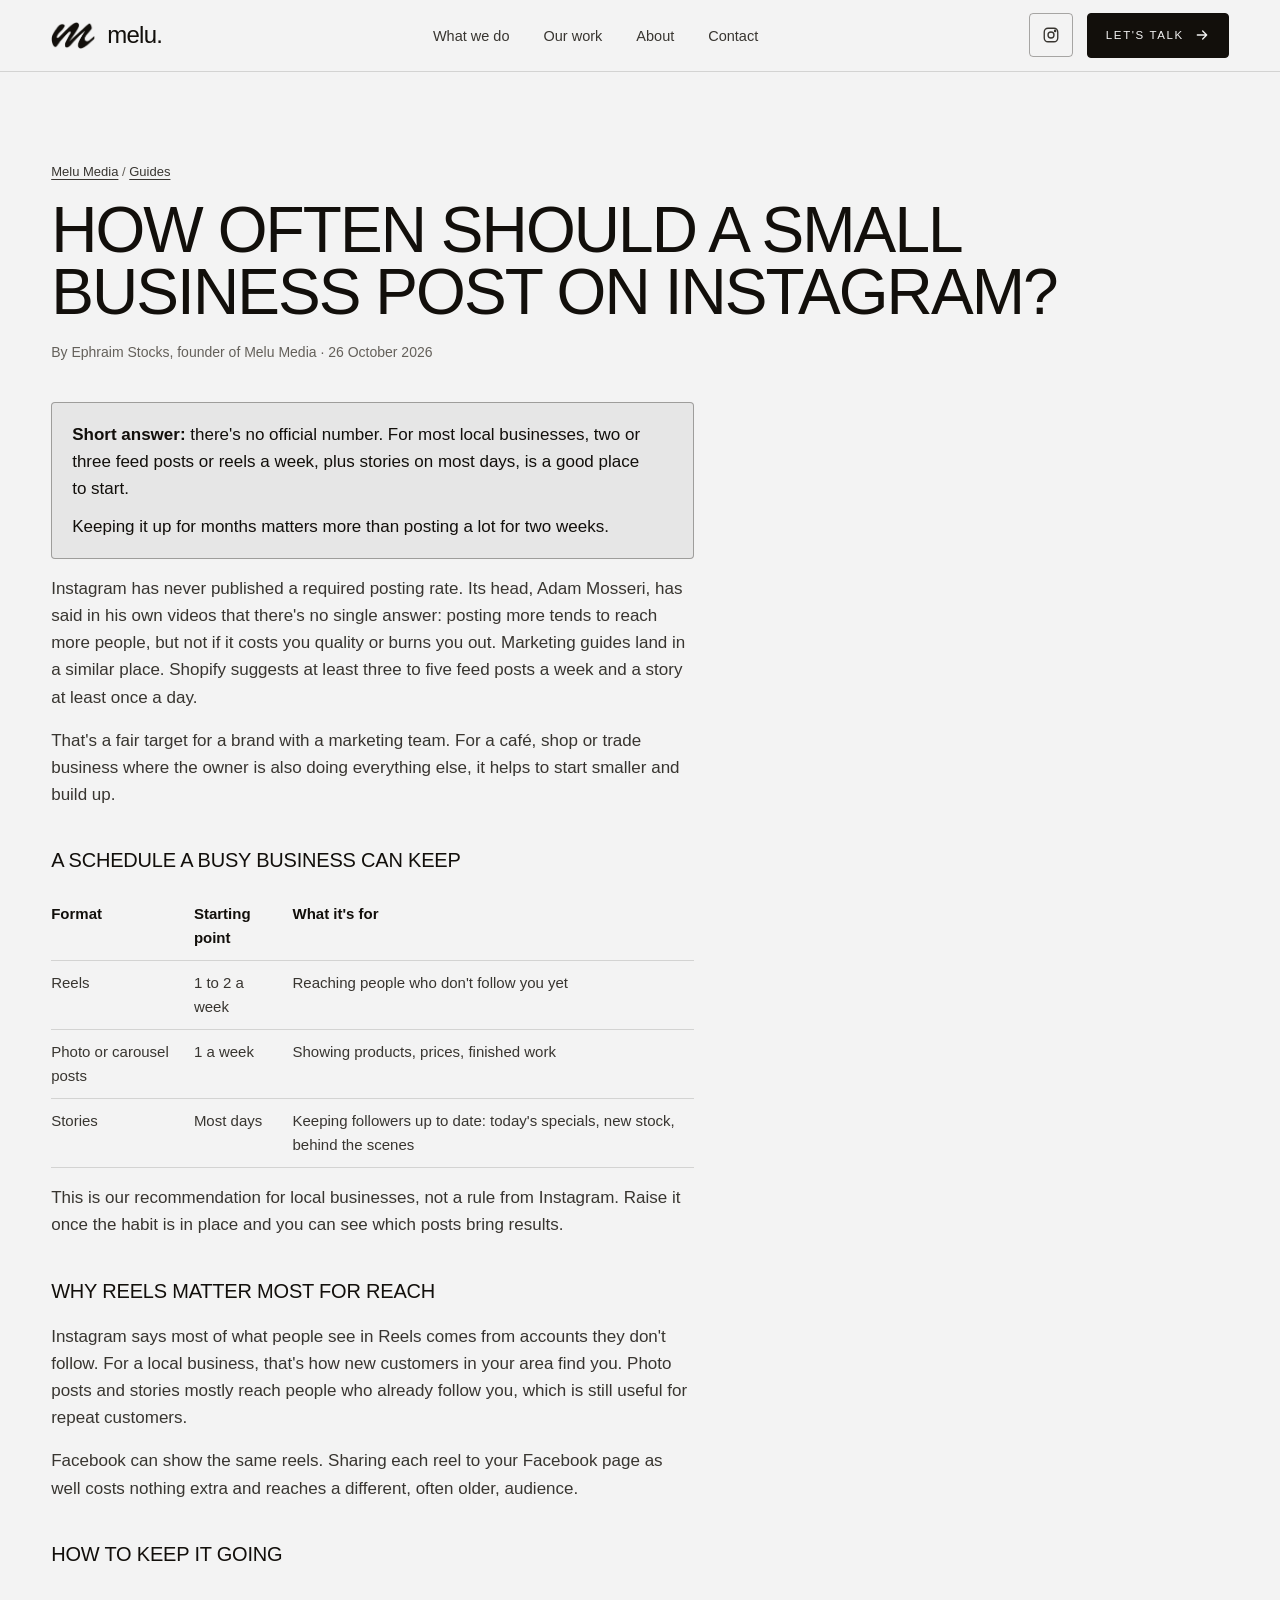
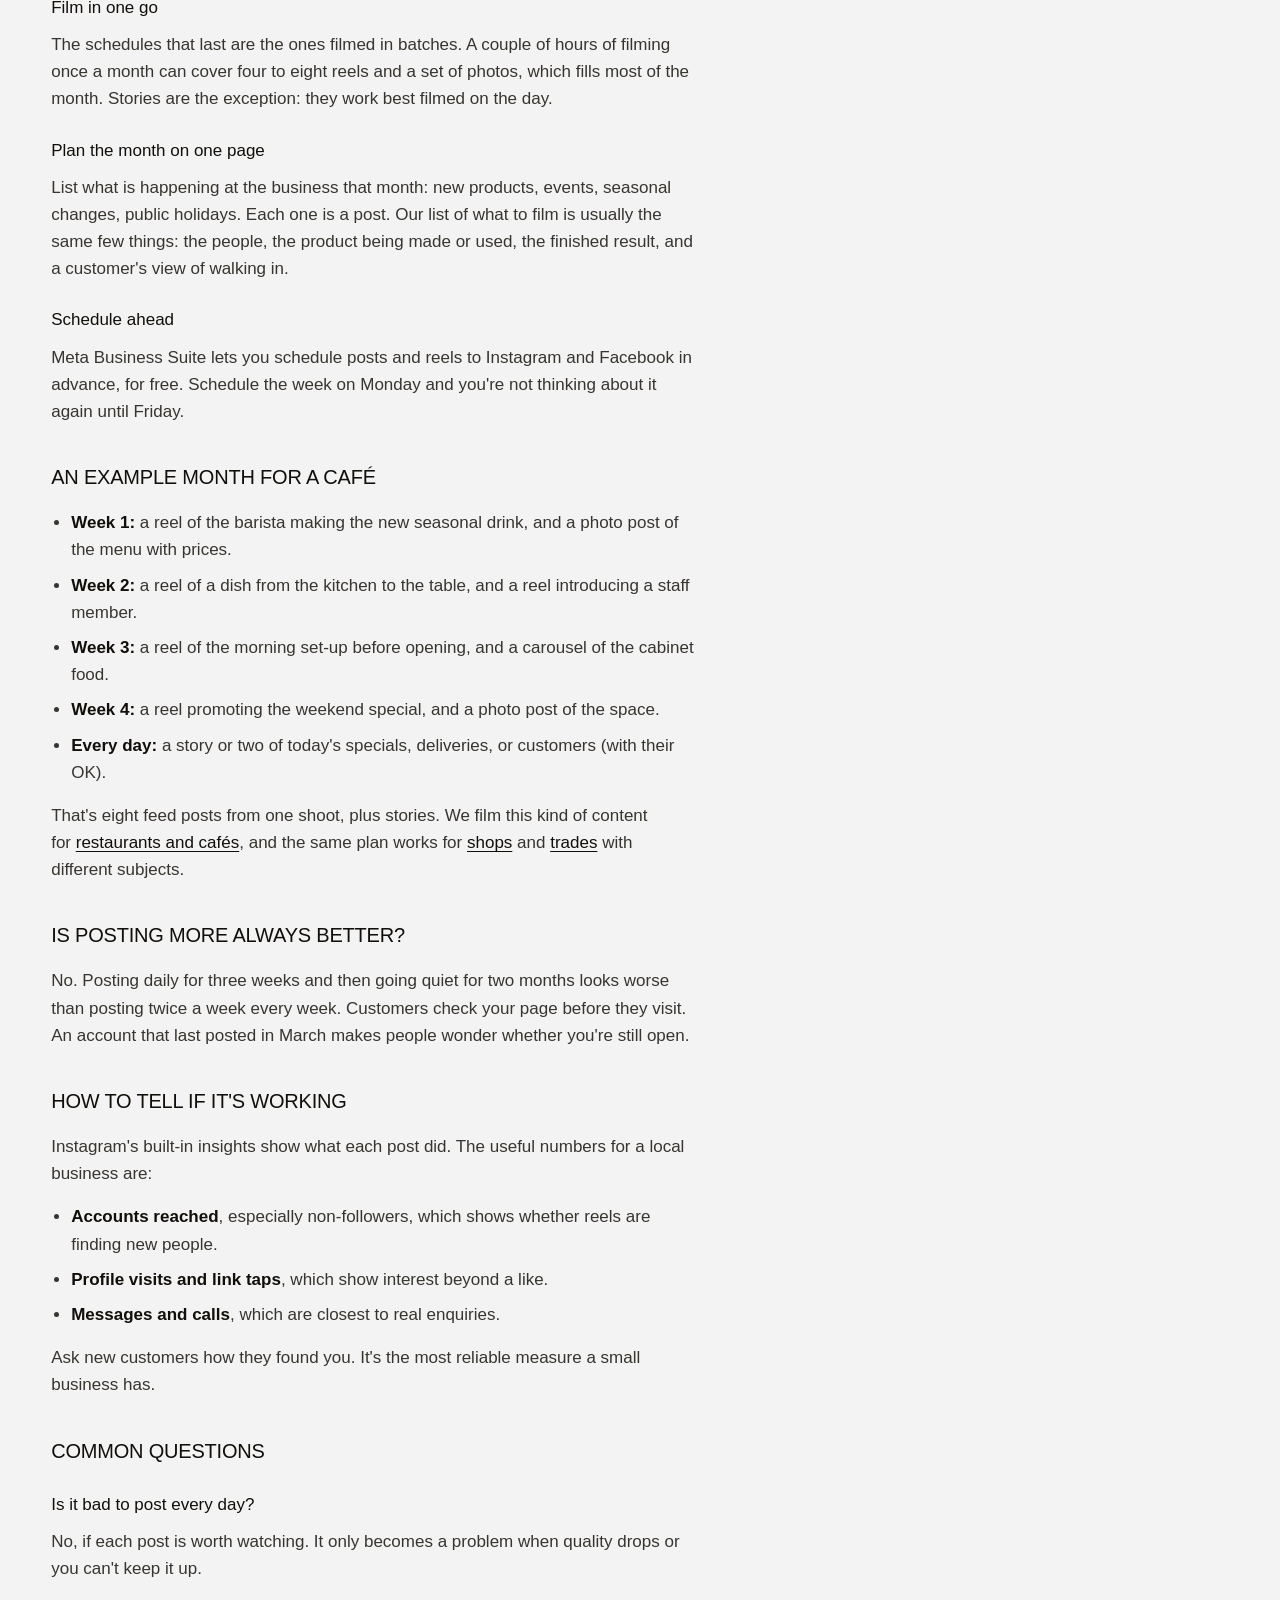
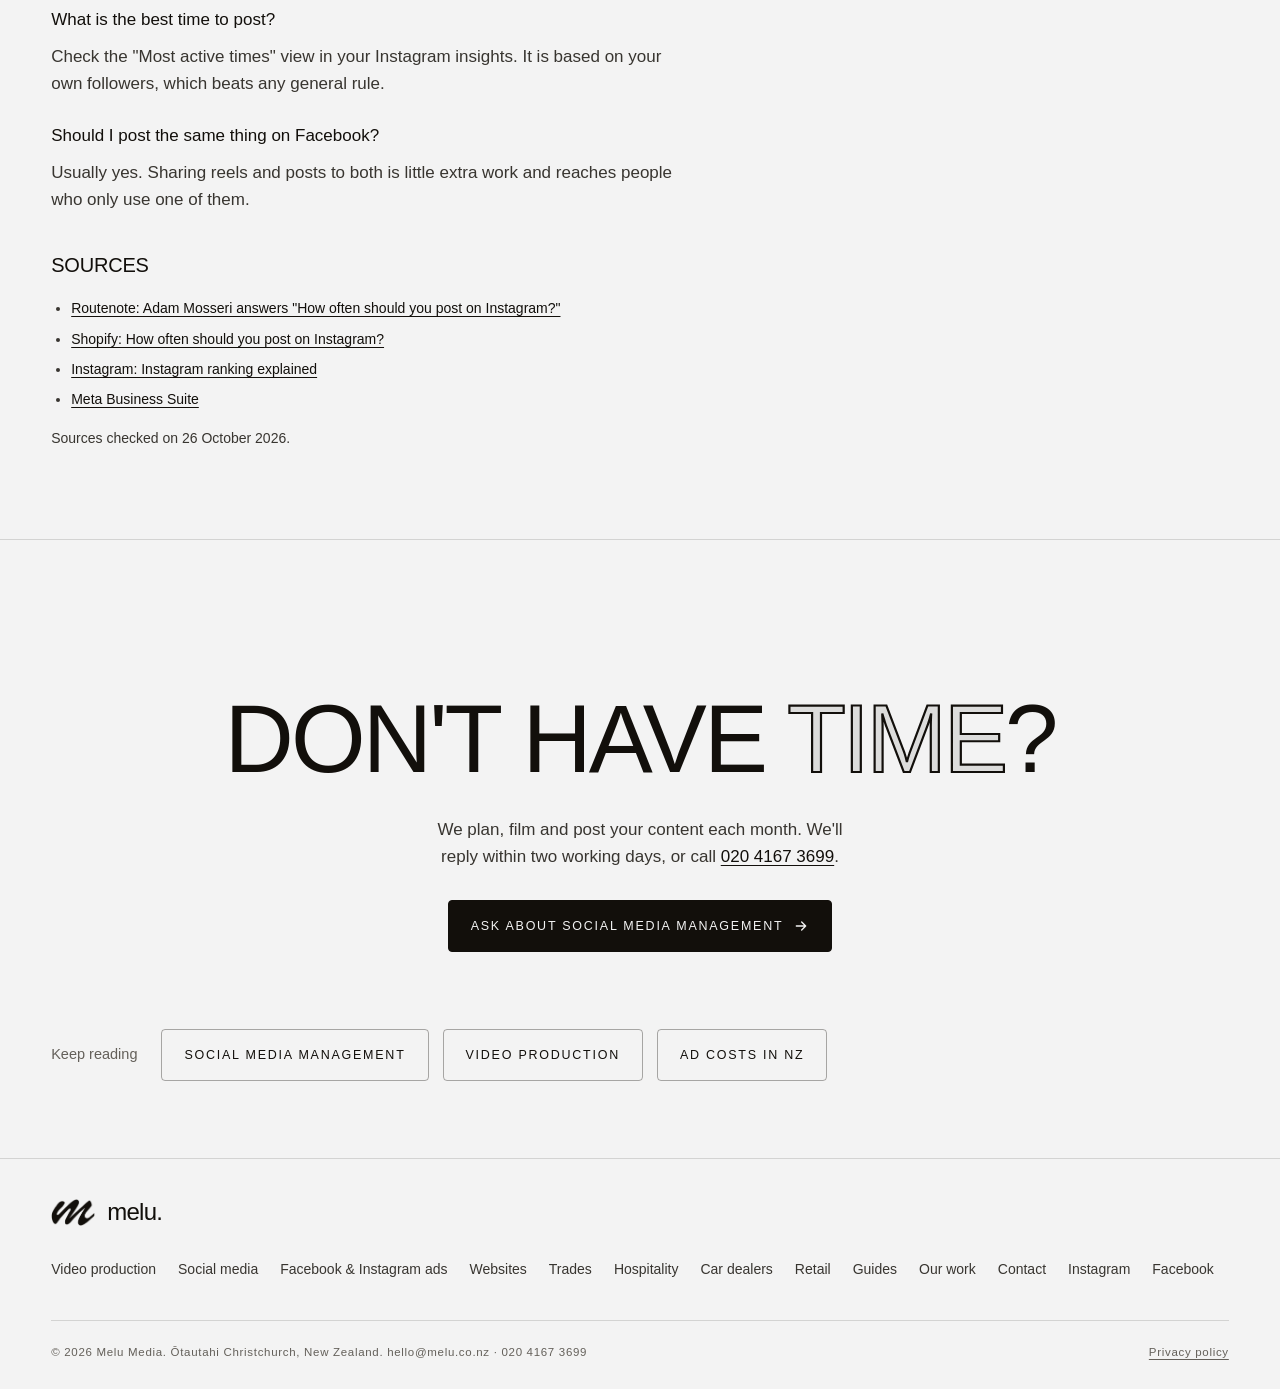
<file: guides/how-often-to-post-on-instagram.html>
<!doctype html>
<html lang="en-NZ">
<head>
<meta charset="utf-8">
<meta name="viewport" content="width=device-width, initial-scale=1, viewport-fit=cover">
<title>How Often Should a Small Business Post on Instagram? | Melu Media</title>
<meta name="description" content="A realistic Instagram posting schedule for a small business: how many feed posts, reels and stories a week, and how to keep it going when you are busy.">
<link rel="canonical" href="https://melu.co.nz/guides/how-often-to-post-on-instagram">
<meta name="robots" content="index, follow, max-image-preview:large, max-snippet:-1, max-video-preview:-1">
<meta name="author" content="Ephraim Stocks">
<meta name="theme-color" content="#f3f3f3">
<meta property="og:type" content="article">
<meta property="og:locale" content="en_NZ">
<meta property="og:site_name" content="Melu Media">
<meta property="og:title" content="How Often Should a Small Business Post on Instagram? | Melu Media">
<meta property="og:description" content="A realistic Instagram posting schedule for a small business: how many feed posts, reels and stories a week, and how to keep it going when you are busy.">
<meta property="og:url" content="https://melu.co.nz/guides/how-often-to-post-on-instagram">
<meta property="og:image" content="https://melu.co.nz/og-image.png">
<meta name="twitter:card" content="summary_large_image">
<link rel="icon" type="image/png" sizes="64x64" href="/favicon.png">
<link rel="apple-touch-icon" sizes="180x180" href="/apple-touch-icon.png">
<link rel="stylesheet" href="/styles.css?v=20261117">
<script>document.documentElement.className = 'js';</script>
<script type="application/ld+json">
{
  "@context": "https://schema.org",
  "@graph": [
    {
      "@type": "Article",
      "@id": "https://melu.co.nz/guides/how-often-to-post-on-instagram#article",
      "headline": "How often should a small business post on Instagram?",
      "description": "A realistic Instagram posting schedule for a small business: how many feed posts, reels and stories a week, and how to keep it going when you are busy.",
      "url": "https://melu.co.nz/guides/how-often-to-post-on-instagram",
      "mainEntityOfPage": "https://melu.co.nz/guides/how-often-to-post-on-instagram",
      "inLanguage": "en-NZ",
      "datePublished": "2026-10-26",
      "dateModified": "2026-10-26",
      "author": {
        "@type": "Person",
        "@id": "https://melu.co.nz/#founder",
        "name": "Ephraim Stocks",
        "jobTitle": "Founder, Melu Media",
        "url": "https://melu.co.nz/guides/",
        "worksFor": {
          "@id": "https://melu.co.nz/#organization"
        }
      },
      "publisher": {
        "@id": "https://melu.co.nz/#organization",
        "@type": "Organization",
        "name": "Melu Media",
        "url": "https://melu.co.nz/",
        "logo": "https://melu.co.nz/apple-touch-icon.png"
      },
      "image": "https://melu.co.nz/og-image.png",
      "about": [
        {
          "@type": "Thing",
          "name": "Instagram marketing"
        },
        {
          "@id": "https://melu.co.nz/social-media-marketing#service"
        }
      ],
      "isPartOf": {
        "@id": "https://melu.co.nz/#website"
      }
    },
    {
      "@type": "BreadcrumbList",
      "itemListElement": [
        {
          "@type": "ListItem",
          "position": 1,
          "name": "Melu Media",
          "item": "https://melu.co.nz/"
        },
        {
          "@type": "ListItem",
          "position": 2,
          "name": "Guides",
          "item": "https://melu.co.nz/guides/"
        },
        {
          "@type": "ListItem",
          "position": 3,
          "name": "How often to post on Instagram",
          "item": "https://melu.co.nz/guides/how-often-to-post-on-instagram"
        }
      ]
    }
  ]
}
</script>
</head>
<body id="top">
<a class="skip" href="#main">Skip to content</a>

<header class="nav">
  <div class="wrap">
    <a class="brand" href="/" aria-label="Melu Media home"><span class="logo-mark" aria-hidden="true"></span><span class="wordmark">melu<span class="dot">.</span></span></a>
    <nav aria-label="Primary">
      <ul class="nav-links">
        <li><a href="/#services">What we do</a></li>
        <li><a href="/#work">Our work</a></li>
        <li><a href="/#about">About</a></li>
        <li><a href="/#contact">Contact</a></li>
      </ul>
    </nav>
    <div class="nav-cta">
      <a class="icon-link" href="https://www.instagram.com/melu.media/" target="_blank" rel="noopener" aria-label="Melu Media on Instagram"><svg viewBox="0 0 24 24" fill="none" stroke="currentColor" stroke-width="1.8" stroke-linecap="round" stroke-linejoin="round" aria-hidden="true"><rect x="3" y="3" width="18" height="18" rx="5"/><circle cx="12" cy="12" r="4"/><circle cx="17.5" cy="6.5" r="0.8" fill="currentColor"/></svg></a>
      <a class="btn btn-primary" href="/#contact">Let's talk <svg class="arrow" viewBox="0 0 24 24" fill="none" stroke="currentColor" stroke-width="2" stroke-linecap="round" stroke-linejoin="round" aria-hidden="true"><path d="M5 12h14M13 6l6 6-6 6"/></svg></a>
      <button class="menu-btn" id="menu-open" type="button" aria-label="Open menu" aria-controls="mobile-menu" aria-expanded="false">
        <svg viewBox="0 0 24 24" fill="none" stroke="currentColor" stroke-width="1.8" stroke-linecap="round" aria-hidden="true"><path d="M4 7h16M4 12h16M4 17h16"/></svg>
      </button>
    </div>
  </div>
</header>

<div class="mobile-menu" id="mobile-menu" role="dialog" aria-modal="true" aria-label="Menu" hidden>
  <div class="top">
    <a class="brand" href="/" aria-label="Melu Media home"><span class="logo-mark" aria-hidden="true"></span><span class="wordmark">melu<span class="dot">.</span></span></a>
    <button class="menu-btn" id="menu-close" type="button" aria-label="Close menu">
      <svg viewBox="0 0 24 24" fill="none" stroke="currentColor" stroke-width="1.8" stroke-linecap="round" aria-hidden="true"><path d="M6 6l12 12M18 6L6 18"/></svg>
    </button>
  </div>
  <ul>
        <li><a href="/#services">What we do</a></li>
        <li><a href="/#work">Our work</a></li>
        <li><a href="/#about">About</a></li>
        <li><a href="/#contact">Contact</a></li>
  </ul>
  <div class="foot">
    <a class="btn btn-primary" href="/#contact">Let's talk <svg class="arrow" viewBox="0 0 24 24" fill="none" stroke="currentColor" stroke-width="2" stroke-linecap="round" stroke-linejoin="round" aria-hidden="true"><path d="M5 12h14M13 6l6 6-6 6"/></svg></a>
    <a class="btn" href="https://www.instagram.com/melu.media/" target="_blank" rel="noopener"><svg viewBox="0 0 24 24" fill="none" stroke="currentColor" stroke-width="1.8" stroke-linecap="round" stroke-linejoin="round" aria-hidden="true"><rect x="3" y="3" width="18" height="18" rx="5"/><circle cx="12" cy="12" r="4"/><circle cx="17.5" cy="6.5" r="0.8" fill="currentColor"/></svg> @melu.media</a>
    <span class="hero-note">Ōtautahi Christchurch · New Zealand</span>
  </div>
</div>

<main id="main">

  <article class="page" aria-labelledby="guide-h">
    <div class="wrap">
      <p class="crumbs"><a href="/">Melu Media</a> / <a href="/guides/">Guides</a></p>
      <h1 class="display" id="guide-h">How often should a small business post on Instagram?</h1>
      <p class="byline">By Ephraim Stocks, founder of Melu Media · <time datetime="2026-10-26">26 October 2026</time></p>
      <div class="prose">
        <div class="answer">
          <p><strong>Short answer:</strong> there's no official number. For most local businesses, two or three feed posts or reels a week, plus stories on most days, is a good place to start.</p>
          <p>Keeping it up for months matters more than posting a lot for two weeks.</p>
        </div>

        <p>Instagram has never published a required posting rate. Its head, Adam Mosseri, has said in his own videos that there's no single answer: posting more tends to reach more people, but not if it costs you quality or burns you out. Marketing guides land in a similar place. Shopify suggests at least three to five feed posts a week and a story at least once a day.</p>
        <p>That's a fair target for a brand with a marketing team. For a café, shop or trade business where the owner is also doing everything else, it helps to start smaller and build up.</p>

        <h2>A schedule a busy business can keep</h2>
        <div class="table-wrap">
          <table>
            <thead><tr><th scope="col">Format</th><th scope="col">Starting point</th><th scope="col">What it's for</th></tr></thead>
            <tbody>
              <tr><td>Reels</td><td>1 to 2 a week</td><td>Reaching people who don't follow you yet</td></tr>
              <tr><td>Photo or carousel posts</td><td>1 a week</td><td>Showing products, prices, finished work</td></tr>
              <tr><td>Stories</td><td>Most days</td><td>Keeping followers up to date: today's specials, new stock, behind the scenes</td></tr>
            </tbody>
          </table>
        </div>
        <p>This is our recommendation for local businesses, not a rule from Instagram. Raise it once the habit is in place and you can see which posts bring results.</p>

        <h2>Why reels matter most for reach</h2>
        <p>Instagram says most of what people see in Reels comes from accounts they don't follow. For a local business, that's how new customers in your area find you. Photo posts and stories mostly reach people who already follow you, which is still useful for repeat customers.</p>
        <p>Facebook can show the same reels. Sharing each reel to your Facebook page as well costs nothing extra and reaches a different, often older, audience.</p>

        <h2>How to keep it going</h2>
        <h3>Film in one go</h3>
        <p>The schedules that last are the ones filmed in batches. A couple of hours of filming once a month can cover four to eight reels and a set of photos, which fills most of the month. Stories are the exception: they work best filmed on the day.</p>
        <h3>Plan the month on one page</h3>
        <p>List what is happening at the business that month: new products, events, seasonal changes, public holidays. Each one is a post. Our list of what to film is usually the same few things: the people, the product being made or used, the finished result, and a customer's view of walking in.</p>
        <h3>Schedule ahead</h3>
        <p>Meta Business Suite lets you schedule posts and reels to Instagram and Facebook in advance, for free. Schedule the week on Monday and you're not thinking about it again until Friday.</p>

        <h2>An example month for a café</h2>
        <ul>
          <li><strong>Week 1:</strong> a reel of the barista making the new seasonal drink, and a photo post of the menu with prices.</li>
          <li><strong>Week 2:</strong> a reel of a dish from the kitchen to the table, and a reel introducing a staff member.</li>
          <li><strong>Week 3:</strong> a reel of the morning set-up before opening, and a carousel of the cabinet food.</li>
          <li><strong>Week 4:</strong> a reel promoting the weekend special, and a photo post of the space.</li>
          <li><strong>Every day:</strong> a story or two of today's specials, deliveries, or customers (with their OK).</li>
        </ul>
        <p>That's eight feed posts from one shoot, plus stories. We film this kind of content for <a href="/marketing-for-hospitality">restaurants and cafés</a>, and the same plan works for <a href="/marketing-for-retail">shops</a> and <a href="/marketing-for-trades">trades</a> with different subjects.</p>

        <h2>Is posting more always better?</h2>
        <p>No. Posting daily for three weeks and then going quiet for two months looks worse than posting twice a week every week. Customers check your page before they visit. An account that last posted in March makes people wonder whether you're still open.</p>

        <h2>How to tell if it's working</h2>
        <p>Instagram's built-in insights show what each post did. The useful numbers for a local business are:</p>
        <ul>
          <li><strong>Accounts reached</strong>, especially non-followers, which shows whether reels are finding new people.</li>
          <li><strong>Profile visits and link taps</strong>, which show interest beyond a like.</li>
          <li><strong>Messages and calls</strong>, which are closest to real enquiries.</li>
        </ul>
        <p>Ask new customers how they found you. It's the most reliable measure a small business has.</p>

        <h2>Common questions</h2>
        <h3>Is it bad to post every day?</h3>
        <p>No, if each post is worth watching. It only becomes a problem when quality drops or you can't keep it up.</p>
        <h3>What is the best time to post?</h3>
        <p>Check the "Most active times" view in your Instagram insights. It is based on your own followers, which beats any general rule.</p>
        <h3>Should I post the same thing on Facebook?</h3>
        <p>Usually yes. Sharing reels and posts to both is little extra work and reaches people who only use one of them.</p>
        <h2>Sources</h2>
        <ul class="sources">
          <li><a href="https://routenote.com/blog/how-often-you-should-post-on-instagram/" rel="noopener" target="_blank">Routenote: Adam Mosseri answers "How often should you post on Instagram?"</a></li>
          <li><a href="https://www.shopify.com/au/blog/how-often-post-instagram" rel="noopener" target="_blank">Shopify: How often should you post on Instagram?</a></li>
          <li><a href="https://about.instagram.com/blog/announcements/instagram-ranking-explained" rel="noopener" target="_blank">Instagram: Instagram ranking explained</a></li>
          <li><a href="https://www.facebook.com/business/tools/meta-business-suite" rel="noopener" target="_blank">Meta Business Suite</a></li>
        </ul>
        <p class="sources">Sources checked on 26 October 2026.</p>
      </div>
    </div>
  </article>

  <section class="section" aria-labelledby="cta-h">
    <div class="wrap">
      <div class="cta-big">
        <h2 class="display" id="cta-h">Don't have <em>time</em>?</h2>
        <p>We plan, film and post your content each month. We'll reply within two working days, or call <a href="tel:+642041673699">020 4167 3699</a>.</p>
        <a class="btn btn-primary" href="/#contact">Ask about social media management <svg class="arrow" viewBox="0 0 24 24" fill="none" stroke="currentColor" stroke-width="2" stroke-linecap="round" stroke-linejoin="round" aria-hidden="true"><path d="M5 12h14M13 6l6 6-6 6"/></svg></a>
      </div>
      <div class="more-services">
        <span class="more-label">Keep reading</span>
        <a class="btn" href="/social-media-marketing">Social media management</a>
        <a class="btn" href="/short-form-video">Video production</a>
        <a class="btn" href="/guides/facebook-instagram-ads-cost-nz">Ad costs in NZ</a>
      </div>
    </div>
  </section>

</main>

<footer>
  <div class="wrap">
    <a class="brand" href="/" aria-label="Melu Media home"><span class="logo-mark" aria-hidden="true"></span><span class="wordmark">melu<span class="dot">.</span></span></a>
    <ul class="links">
      <li><a href="/short-form-video">Video production</a></li>
      <li><a href="/social-media-marketing">Social media</a></li>
      <li><a href="/meta-ads">Facebook &amp; Instagram ads</a></li>
      <li><a href="/websites">Websites</a></li>
      <li><a href="/marketing-for-trades">Trades</a></li>
      <li><a href="/marketing-for-hospitality">Hospitality</a></li>
      <li><a href="/marketing-for-car-dealers">Car dealers</a></li>
      <li><a href="/marketing-for-retail">Retail</a></li>
      <li><a href="/guides/">Guides</a></li>
      <li><a href="/#work">Our work</a></li>
      <li><a href="/#contact">Contact</a></li>
      <li><a href="https://www.instagram.com/melu.media/" target="_blank" rel="noopener">Instagram</a></li>
      <li><a href="https://www.facebook.com/profile.php?id=61594397530777" target="_blank" rel="noopener">Facebook</a></li>
    </ul>
    <div class="fine">
      <span>© <span id="year">2026</span> Melu Media. Ōtautahi Christchurch, New Zealand. <!--email_off--><a href="mailto:hello@melu.co.nz">hello@melu.co.nz</a><!--/email_off--> · <a href="tel:+642041673699">020 4167 3699</a></span>
      <a href="/privacy">Privacy policy</a>
    </div>
  </div>
</footer>

<script src="/site.js?v=20261027b" defer></script>
</body>
</html>
</file>
<file: styles.css>
:root {
  --ground: oklch(0.965 0 0);
  --surface: oklch(0.925 0 0);
  --ink: oklch(0.17 0.01 78);
  --ink-2: oklch(0.33 0.01 78);
  --muted: oklch(0.49 0.01 78);
  --line: oklch(0.17 0.01 78 / 0.14);
  --line-strong: oklch(0.17 0.01 78 / 0.34);
  --on-video: #f2f0eb;
  --z-nav: 50;
  --z-menu: 60;
  --z-skip: 100;
  --radius: 4px;
  --display: Helvetica, "Helvetica Neue", Arial, sans-serif;
  --body: Helvetica, "Helvetica Neue", Arial, sans-serif;
  --gutter: clamp(16px, 4vw, 64px);
  --max: 1320px;
  --nav-h: 72px;
  color-scheme: light;
  --mark: url("[data-uri]");
}

* { box-sizing: border-box; }
[hidden] { display: none !important; }
html { scroll-behavior: smooth; scroll-padding-top: var(--nav-h); }
@media (prefers-reduced-motion: reduce) { html { scroll-behavior: auto; } }

body {
  margin: 0;
  background: var(--ground);
  color: var(--ink);
  font-family: var(--body);
  font-size: 17px;
  line-height: 1.6;
  -webkit-font-smoothing: antialiased;
  overflow-x: hidden;
}

::selection { background: var(--ink); color: var(--ground); }

a { color: inherit; text-decoration: none; }
a:focus-visible, button:focus-visible, input:focus-visible, textarea:focus-visible, summary:focus-visible {
  outline: 2px solid var(--ink);
  outline-offset: 3px;
}
img { max-width: 100%; display: block; }

.wrap {
  width: 100%;
  max-width: var(--max);
  margin-inline: auto;
  padding-inline: var(--gutter);
}

.skip {
  position: absolute;
  left: 12px; top: -80px;
  z-index: var(--z-skip);
  padding: 12px 16px;
  background: var(--ink);
  color: var(--ground);
  border-radius: var(--radius);
  font-size: 14px;
}
.skip:focus { top: 12px; }

/* ---------- Typography ---------- */
h1, h2, h3 { margin: 0; font-weight: 400; text-wrap: balance; }
p { margin: 0; text-wrap: pretty; }
.eyebrow {
  font-family: var(--body);
  font-size: 12px;
  letter-spacing: 0.16em;
  text-transform: uppercase;
  color: var(--ink-2);
  display: inline-flex;
  align-items: center;
  gap: 12px;
}
.eyebrow::before {
  content: "";
  width: 22px;
  height: 1px;
  background: var(--ink);
}
.display {
  font-family: var(--display);
  font-weight: 400;
  text-transform: uppercase;
  line-height: 0.96;
  letter-spacing: -0.03em;
}
.display em {
  font-style: normal;
  font-weight: 400;
  color: oklch(0.17 0.01 78 / 0.1);
  -webkit-text-stroke: clamp(1.25px, 0.024em, 2.2px) var(--ink);
}
.lede { color: var(--ink-2); font-size: clamp(17px, 1.4vw, 20px); max-width: 60ch; margin: 0; }

/* ---------- Buttons ---------- */
.btn {
  display: inline-flex;
  align-items: center;
  gap: 10px;
  padding: 15px 22px;
  border-radius: var(--radius);
  border: 1px solid var(--line-strong);
  font-family: inherit;
  font-size: 12.5px;
  font-weight: 400;
  letter-spacing: 0.14em;
  text-transform: uppercase;
  transition: background .25s ease, color .25s ease, border-color .25s ease, transform .25s ease;
  cursor: pointer;
  background: transparent;
  color: var(--ink);
  white-space: nowrap;
}
.btn:hover { border-color: var(--ink); transform: translateY(-1px); }
.btn-primary { background: var(--ink); color: var(--ground); border-color: var(--ink); }
.btn-primary:hover { background: var(--ink-2); border-color: var(--ink-2); }
.btn[disabled] { opacity: .6; cursor: default; transform: none; }
.btn svg { width: 16px; height: 16px; }
.btn-primary .arrow { transition: transform .25s ease; }
.btn-primary:hover .arrow { transform: translateX(3px); }

/* ---------- Brand mark ---------- */
.brand { display: inline-flex; align-items: center; gap: 12px; }
.logo-mark {
  display: inline-block;
  width: 44px; height: 27px;
  background: currentColor;
  -webkit-mask: var(--mark) no-repeat center / contain;
  mask: var(--mark) no-repeat center / contain;
  flex: none;
}
.wordmark {
  font-family: var(--display);
  font-size: 24px;
  font-weight: 400;
  letter-spacing: -0.03em;
  line-height: 1;
  display: inline-flex;
  align-items: baseline;
}

/* ---------- Nav ---------- */
.nav {
  position: sticky;
  top: env(safe-area-inset-top, 0px);
  z-index: var(--z-nav);
  height: var(--nav-h);
  display: flex;
  align-items: center;
  background: var(--ground);
  border-bottom: 1px solid var(--line);
}
.nav .wrap { display: flex; align-items: center; justify-content: space-between; gap: 24px; }
.nav-links { display: flex; gap: 34px; list-style: none; margin: 0; padding: 0; }
.nav-links a {
  font-size: 14.5px;
  color: var(--ink-2);
  position: relative;
  padding-block: 10px;
}
.nav-links a::after {
  content: "";
  position: absolute;
  left: 0; right: 0; bottom: 4px;
  height: 1px;
  background: var(--ink);
  transform: scaleX(0);
  transform-origin: left;
  transition: transform .3s ease;
}
.nav-links a:hover { color: var(--ink); }
.nav-links a:hover::after { transform: scaleX(1); }
.nav-cta { display: flex; align-items: center; gap: 14px; }
.nav .btn { padding: 12px 18px; font-size: 11.5px; }
.icon-link { display: inline-grid; place-items: center; width: 44px; height: 44px; border-radius: var(--radius); border: 1px solid var(--line-strong); color: var(--ink-2); transition: color .25s ease, border-color .25s ease; }
.icon-link svg { width: 18px; height: 18px; }
.icon-link:hover { color: var(--ink); border-color: var(--ink); }
.menu-btn {
  display: none;
  width: 44px; height: 44px;
  border: 1px solid var(--line-strong);
  border-radius: 999px;
  background: transparent;
  color: var(--ink);
  cursor: pointer;
  align-items: center; justify-content: center;
}
.menu-btn svg { width: 18px; height: 18px; }
.mobile-menu {
  position: fixed;
  inset: 0;
  z-index: var(--z-menu);
  background: var(--ground);
  padding: calc(14px + env(safe-area-inset-top, 0px)) var(--gutter) 40px;
  display: flex;
  flex-direction: column;
  overflow-y: auto;
}
.mobile-menu .menu-btn { display: inline-flex; }
.mobile-menu .top { display: flex; justify-content: space-between; align-items: center; }
.mobile-menu ul { list-style: none; padding: 0; margin: 48px 0 32px; display: grid; gap: 8px; }
.mobile-menu li a {
  font-family: var(--display);
  font-weight: 400;
  text-transform: uppercase;
  letter-spacing: -0.02em;
  font-size: 40px;
  line-height: 1.15;
  display: block;
  padding-block: 6px;
  border-bottom: 1px solid var(--line);
}
.mobile-menu .foot { margin-top: auto; display: grid; gap: 12px; }
.mobile-menu .foot .btn { justify-content: center; }
.mobile-menu .foot .btn svg { width: 18px; height: 18px; }

/* ---------- Hero ---------- */
.hero {
  position: relative;
  overflow: hidden;
  border-bottom: 1px solid var(--line);
}
.hero canvas {
  position: fixed;
  inset: 0;
  width: 100%;
  height: 100%;
  z-index: -1;
  pointer-events: none;
}
.hero .wrap {
  position: relative;
  padding-block: clamp(40px, 6vw, 80px);
}
.hero-copy { display: grid; grid-template-columns: minmax(0, 1fr); gap: 28px; max-width: 980px; }
.hero h1, .hero .hero-h { font-size: clamp(44px, 7.2vw, 96px); }
.hero h1.eyebrow { font-size: 12px; }
.hero .lede { max-width: 52ch; }
.hero-actions { display: flex; flex-wrap: wrap; gap: 14px 22px; align-items: center; }
.hero-note { font-size: 14px; color: var(--muted); }

/* Homepage hero: full-screen client videos behind the headline, taking turns 01 / 02 */
.hero-video { min-height: calc(100svh - var(--nav-h)); display: flex; align-items: flex-end; background: #0d0c0b; color: #fff; border-bottom: 0; }
.hv-stage { position: absolute; inset: 0; overflow: hidden; }
.hv-clip { position: absolute; inset: 0; opacity: 0; transition: opacity .8s ease; }
.hv-clip.is-active { opacity: 1; }
/* when a clip's shape doesn't match the screen, show it whole over a blurred copy of its poster */
.hv-clip::before { content: ""; position: absolute; inset: -40px; background: var(--poster) center / cover no-repeat; filter: blur(28px) brightness(0.55); opacity: 0; }
.hv-clip.fit::before { opacity: 1; }
.hv-clip video { position: relative; width: 100%; height: 100%; object-fit: cover; display: block; }
.hv-clip.fit video { object-fit: contain; }
.hv-scrim { position: absolute; inset: 0; pointer-events: none; background: linear-gradient(to top, rgb(0 0 0 / 0.7) 0%, rgb(0 0 0 / 0.3) 50%, rgb(0 0 0 / 0.1) 80%), linear-gradient(to right, rgb(0 0 0 / 0.55), rgb(0 0 0 / 0.1) 70%); }
.hero-video .wrap { padding-block: clamp(32px, 5vw, 64px); }
.hero-video .hero-copy { gap: 22px; }
.hero-video .hero-h { font-size: clamp(40px, 5.8vw, 84px); }
.hv-inner { position: relative; width: 100%; display: grid; grid-template-columns: minmax(0, 1fr) auto; align-items: end; gap: 32px 48px; }
.hero-video .eyebrow, .hero-video .lede { color: rgb(255 255 255 / 0.88); }
.hero-video .eyebrow::before { background: #fff; }
.hero-video .display { color: #fff; }
.hero-video .display em { color: rgb(255 255 255 / 0.12); -webkit-text-stroke-color: #fff; }
.hero-video .btn-primary { background: #fff; color: var(--ink); border-color: #fff; }
.hero-video .btn-primary:hover { background: rgb(255 255 255 / 0.86); border-color: rgb(255 255 255 / 0.86); }
.hv-work { color: #fff; font-size: 15px; text-decoration: underline; text-underline-offset: 4px; padding-block: 12px; }
.hv-nav { display: grid; gap: 14px; justify-items: end; min-width: 260px; text-shadow: 0 1px 8px rgb(0 0 0 / 0.6); }
.hv-now { margin: 0; display: grid; justify-items: end; gap: 2px; text-align: right; }
.hv-client { font-size: 15px; font-weight: 600; }
.hv-note { font-size: 13px; color: rgb(255 255 255 / 0.75); }
.hv-dots { list-style: none; margin: 0; padding: 0; display: flex; gap: 10px; }
.hv-dot { display: grid; gap: 8px; width: 72px; padding: 8px 0; background: none; border: 0; color: rgb(255 255 255 / 0.6); font: inherit; font-size: 13px; letter-spacing: .08em; text-align: left; cursor: pointer; }
.hv-dot[aria-current="true"], .hv-dot:hover { color: #fff; }
.hv-dot .bar { display: block; height: 2px; background: rgb(255 255 255 / 0.3); overflow: hidden; }
.hv-dot .bar i { display: block; height: 100%; background: #fff; transform-origin: left; transform: scaleX(0); }
.hv-dot.done .bar i { transform: scaleX(1); }
.hv-dot:focus-visible, .hv-pause:focus-visible, .hv-work:focus-visible { outline: 2px solid #fff; outline-offset: 3px; }
.hv-pause { width: 44px; height: 44px; display: grid; place-items: center; border-radius: 50%; border: 1px solid rgb(255 255 255 / 0.5); background: rgb(0 0 0 / 0.25); color: #fff; cursor: pointer; }
.hv-pause svg { width: 16px; height: 16px; }
.hv-pause .i-play, .hero-video.paused .hv-pause .i-pause { display: none; }
.hero-video.paused .hv-pause .i-play { display: block; }
@media (max-width: 900px) {
  .hv-inner { grid-template-columns: minmax(0, 1fr); }
  .hv-nav { justify-items: start; min-width: 0; grid-template-columns: 1fr auto; grid-template-areas: "now pause" "dots dots"; align-items: center; width: 100%; }
  .hv-now { grid-area: now; justify-items: start; text-align: left; }
  .hv-pause { grid-area: pause; }
  .hv-dots { grid-area: dots; width: 100%; }
  .hv-dots li { flex: 1; }
  .hv-dot { width: 100%; }
}
@media (max-width: 700px) {
  /* Phones: a landscape video can't fill a tall screen without cropping to a blurry strip,
     so the headline sits on the light ground and the videos play in a widescreen frame below */
  .hero-video { display: grid; min-height: 0; background: transparent; color: var(--ink); border-bottom: 1px solid var(--line); padding-block: 48px 36px; row-gap: 28px; grid-template-areas: "copy" "stage" "nav"; }
  .hv-inner { display: contents; }
  .hero-video .hero-copy { grid-area: copy; padding-inline: var(--gutter); }
  .hv-stage { grid-area: stage; position: relative; inset: auto; aspect-ratio: 16 / 9; margin-inline: var(--gutter); border-radius: var(--radius); background: #0d0c0b; }
  .hv-scrim { display: none; }
  .hv-nav { grid-area: nav; padding-inline: var(--gutter); text-shadow: none; }
  .hero-video .eyebrow, .hero-video .lede { color: var(--ink-2); }
  .hero-video .eyebrow::before { background: var(--ink); }
  .hero-video .display { color: var(--ink); }
  .hero-video .display em { color: oklch(0.17 0.01 78 / 0.1); -webkit-text-stroke-color: var(--ink); }
  .hero-video .btn-primary { background: var(--ink); color: var(--ground); border-color: var(--ink); }
  .hv-work { color: var(--ink); }
  .hv-note { color: var(--muted); }
  .hv-dot { color: var(--muted); }
  .hv-dot[aria-current="true"], .hv-dot:hover { color: var(--ink); }
  .hv-dot .bar { background: var(--line); }
  .hv-dot .bar i { background: var(--ink); }
  .hv-pause { border-color: var(--line-strong); background: transparent; color: var(--ink); }
  .hv-dot:focus-visible, .hv-pause:focus-visible, .hv-work:focus-visible { outline-color: var(--ink); }
}

/* Rise-in on load */
.rise { animation: rise .9s cubic-bezier(.2,.7,.2,1) both; }
.rise.d1 { animation-delay: .08s; }
.rise.d2 { animation-delay: .18s; }
.rise.d3 { animation-delay: .28s; }
@keyframes rise {
  from { opacity: 0.001; transform: translateY(22px); }
  to { opacity: 1; transform: none; }
}
@media (prefers-reduced-motion: reduce) { .rise { animation: none; } }

/* ---------- Sections ---------- */
.section { padding-block: clamp(44px, 6vw, 80px); border-bottom: 1px solid var(--line); }
.section-head { margin-bottom: clamp(24px, 3vw, 40px); }
.section-head h2 { font-size: clamp(38px, 5vw, 68px); }

/* Services */
.services { display: grid; grid-template-columns: repeat(4, minmax(0, 1fr)); border-top: 1px solid var(--line-strong); border-left: 1px solid var(--line); }
.svc { padding: 36px 28px 44px; border-right: 1px solid var(--line); border-bottom: 1px solid var(--line); display: grid; gap: 14px; align-content: start; transition: background .3s ease; }
.svc:has(a):hover { background: var(--surface); }
.svc h3 { font-family: var(--display); font-weight: 400; text-transform: uppercase; letter-spacing: -0.01em; font-size: 22px; line-height: 1.15; }
.svc p { color: var(--ink-2); font-size: 15.5px; max-width: 34ch; }
.svc { position: relative; }
.svc h3 a::after { content: ""; position: absolute; inset: 0; }
.svc-arrow { display: inline-block; transition: transform .25s ease; }
.svc:hover .svc-arrow { transform: translateX(4px); }

/* Work */
.work-head { display: grid; grid-template-columns: minmax(0, 7fr) minmax(0, 5fr); gap: clamp(24px, 4vw, 64px); align-items: end; margin-bottom: clamp(28px, 4vw, 52px); }
.work-head h2 { font-size: clamp(38px, 5vw, 68px); max-width: 14ch; }
.work-copy { display: grid; gap: 20px; }
.work-copy p { color: var(--ink-2); max-width: 40ch; }
.work-copy .btn { justify-self: start; }
.reels { display: grid; grid-template-columns: repeat(3, minmax(0, 1fr)); gap: clamp(14px, 2.4vw, 28px); margin-top: clamp(28px, 4vw, 52px); }
.reels-four { grid-template-columns: repeat(4, minmax(0, 1fr)); }
.reel-card { display: grid; gap: 12px; margin: 0; align-content: start; }
.reel { position: relative; aspect-ratio: 9 / 16; border-radius: 12px; overflow: hidden; border: 1px solid var(--line); background: var(--surface); }
.reel.wide { aspect-ratio: 16 / 9; }
.reel img, .reel video { position: absolute; inset: 0; width: 100%; height: 100%; object-fit: cover; display: block; }
.reel .ctl { position: absolute; bottom: 12px; width: 44px; height: 44px; border-radius: 999px; border: 1px solid rgba(242,240,235,.5); background: rgba(10,10,10,.55); color: var(--on-video); display: none; place-items: center; cursor: pointer; padding: 0; transition: background .25s ease; }
.js .reel .ctl { display: grid; }
.reel .ctl:hover { background: rgba(10,10,10,.85); }
.reel .ctl svg { width: 18px; height: 18px; }
.reel .toggle { left: 12px; }
.reel .sound { right: 12px; }
.reel .i-pause, .reel.playing .i-play { display: none; }
.reel.playing .i-pause { display: block; }
.reel .sound .on, .reel.unmuted .sound .off { display: none; }
.reel.unmuted .sound .on { display: block; }
.reel-cap { display: grid; gap: 3px; padding: 0 2px; }
.reel-client { font-size: 15px; letter-spacing: -0.01em; color: var(--ink); }
.reel-note { font-size: 13.5px; color: var(--muted); }

/* Service pages */
.duo { --duo-gap: clamp(14px, 2.4vw, 28px); display: flex; gap: var(--duo-gap); align-items: flex-start; }
.duo .reel-card { min-width: 0; }
.duo .reel-card.is-wide { flex: 256 1 0; }
.duo .reel-card.is-tall { flex: 81 1 0; }
/* The row's basis covers its own two gaps, so all four videos come out the same height */
.duo-row { display: flex; gap: var(--duo-gap); flex: 243 1 calc(var(--duo-gap) * 2); min-width: 0; align-items: flex-start; }
.duo-row .reel-card.is-tall { flex: 1 1 0; }
.duo-row.is-two { flex: 162 1 var(--duo-gap); }
.duo + .duo, .solo-after { margin-top: clamp(28px, 4vw, 56px); }
@media (max-width: 1100px) {
  .duo-four { flex-wrap: wrap; }
  .duo-four .reel-card.is-wide, .duo-four .duo-row { flex: 1 1 100%; }
}
.solo { max-width: 1040px; }
.caps-wrap { display: grid; grid-template-columns: minmax(0, 5fr) minmax(0, 7fr); gap: clamp(24px, 4vw, 64px); align-items: start; }
.caps-wrap h2 { font-size: clamp(38px, 5vw, 68px); }
.caps { list-style: none; margin: 0; padding: 0; border-top: 1px solid var(--line-strong); }
.caps li { padding: 20px 0; border-bottom: 1px solid var(--line); font-size: clamp(18px, 1.7vw, 23px); line-height: 1.3; }
.steps { list-style: none; margin: 0; padding: 0; border-top: 1px solid var(--line-strong); counter-reset: step; }
.steps li { counter-increment: step; display: grid; grid-template-columns: 2.6em minmax(0, 1fr); column-gap: 14px; row-gap: 6px; padding: 20px 0; border-bottom: 1px solid var(--line); }
.steps li::before { content: counter(step, decimal-leading-zero); grid-row: span 2; font-size: 14px; color: var(--muted); padding-top: 5px; font-variant-numeric: tabular-nums; }
.steps h3 { font-family: var(--display); font-weight: 400; text-transform: uppercase; letter-spacing: -0.01em; font-size: clamp(18px, 1.7vw, 23px); line-height: 1.2; }
.steps p { color: var(--ink-2); font-size: 15.5px; max-width: 52ch; }
.cta-big { display: grid; gap: 30px; justify-items: center; text-align: center; padding-block: clamp(36px, 6vw, 90px); }
.cta-big .display { font-size: clamp(44px, 9vw, 96px); }
.cta-big p { color: var(--ink-2); max-width: 46ch; }
.cta-big p a { color: var(--ink); text-decoration: underline; text-underline-offset: 3px; white-space: nowrap; }
.more-services { display: flex; flex-wrap: wrap; align-items: center; gap: 12px 14px; }
.more-label { margin-right: 10px; font-size: 14.5px; color: var(--muted); }

.faq { border-top: 1px solid var(--line-strong); }
.faq-item { border-bottom: 1px solid var(--line); }
.faq-item summary { display: flex; align-items: center; justify-content: space-between; gap: 24px; padding: 22px 0; cursor: pointer; list-style: none; }
.faq-item summary::-webkit-details-marker { display: none; }
.faq-item h3 { font-size: clamp(18px, 1.7vw, 22px); line-height: 1.3; }
.faq-icon { position: relative; flex: none; width: 16px; height: 16px; }
.faq-icon::before, .faq-icon::after { content: ""; position: absolute; left: 0; right: 0; top: 50%; height: 1.5px; margin-top: -0.75px; background: var(--ink); transition: transform .3s cubic-bezier(.2,.7,.2,1); }
.faq-icon::after { transform: rotate(90deg); }
.faq-item[open] .faq-icon::after { transform: rotate(0deg); }
.faq-item p { color: var(--ink-2); max-width: 62ch; padding: 0 40px 24px 0; }
@media (prefers-reduced-motion: no-preference) {
  :root { interpolate-size: allow-keywords; }
  .faq-item::details-content { block-size: 0; overflow: clip; transition: block-size .3s cubic-bezier(.2,.7,.2,1), content-visibility .3s allow-discrete; }
  .faq-item[open]::details-content { block-size: auto; }
}
@media (prefers-reduced-motion: reduce) { .faq-icon::before, .faq-icon::after, .svc-arrow { transition: none; } }
footer .fine span a { text-decoration: none; }

.feature { display: grid; grid-template-columns: minmax(0, 7fr) minmax(0, 5fr); gap: clamp(28px, 4vw, 64px); align-items: center; }
.feature-copy { display: grid; gap: 20px; align-content: center; }
.feature-copy h2 { font-size: clamp(38px, 5vw, 68px); }
.feature-copy p { color: var(--ink-2); max-width: 44ch; }
.feature .reel-card { width: 100%; max-width: 380px; justify-self: end; }
.feature .pair { display: grid; grid-template-columns: repeat(2, minmax(0, 1fr)); gap: clamp(14px, 2vw, 24px); }
.feature .pair .reel-card { max-width: none; }

/* About */
.statement { padding-block: clamp(44px, 6vw, 80px); border-bottom: 1px solid var(--line); position: relative; }
.statement .wrap { position: relative; display: grid; grid-template-columns: minmax(0, 7fr) minmax(0, 5fr); gap: 32px; align-items: end; }
.statement .wrap > .eyebrow { grid-column: 1 / -1; }
.statement-text { font-size: clamp(34px, 5.2vw, 78px); max-width: 14ch; line-height: 1.04; }
.statement-body { display: grid; gap: 16px; max-width: 46ch; }
.statement-body p:not(.lede) { color: var(--ink-2); font-size: 16px; }

/* Contact */
.contact { display: grid; grid-template-columns: minmax(0, 6fr) minmax(0, 6fr); gap: clamp(32px, 5vw, 96px); align-items: start; }
.contact-copy { display: grid; gap: 24px; }
.contact-copy .display { max-width: 12ch; font-size: clamp(34px, 3.9vw, 56px); }
.contact-copy .lede { max-width: 44ch; }
.contact-lines { display: grid; gap: 14px; border-top: 1px solid var(--line); padding-top: 24px; }
.contact-lines a, .contact-lines > span { display: grid; gap: 2px; }
.contact-lines .k { font-size: 11px; letter-spacing: .12em; text-transform: uppercase; color: var(--muted); }
.contact-lines .v { font-size: 18px; }
.contact-lines a:hover .v { text-decoration: underline; text-underline-offset: 4px; }
form { display: grid; gap: 22px; }
.field { display: grid; gap: 8px; border: 0; padding: 0; margin: 0; min-width: 0; }
.field label, .field legend { font-size: 11.5px; letter-spacing: .12em; text-transform: uppercase; color: var(--ink-2); padding: 0; }
.field legend { margin-bottom: 10px; }
.field .opt { color: var(--muted); letter-spacing: .06em; text-transform: none; }
.field input, .field textarea {
  width: 100%;
  background: transparent;
  border: 0;
  border-bottom: 1px solid var(--line-strong);
  color: var(--ink);
  font-family: var(--body);
  font-size: 18px;
  padding: 10px 0 12px;
  border-radius: 0;
  transition: border-color .25s ease;
}
.field input::placeholder, .field textarea::placeholder { color: var(--muted); opacity: 1; }
.field input:focus, .field textarea:focus { outline: none; border-color: var(--ink); box-shadow: 0 1px 0 0 var(--ink); }
.field textarea { min-height: 96px; resize: vertical; }
.field .err { display: none; font-size: 13.5px; color: var(--ink); }
.field .err::before { content: "! "; font-weight: 700; }
.field.invalid .err { display: block; }
.field.invalid input { border-bottom-width: 2px; border-color: var(--ink); }
.two { display: grid; grid-template-columns: repeat(2, minmax(0, 1fr)); gap: 24px; }
.chips { display: flex; flex-wrap: wrap; gap: 8px; }
.chip { position: relative; display: inline-flex; }
.field .chip input { position: absolute; inset: 0; width: 100%; height: 100%; margin: 0; padding: 0; opacity: 0; cursor: pointer; }
.chip span { text-transform: none; letter-spacing: 0; display: inline-flex; align-items: center; min-height: 44px; padding: 8px 14px; border: 1px solid var(--line-strong); border-radius: var(--radius); font-size: 14.5px; color: var(--ink-2); transition: background .2s ease, color .2s ease, border-color .2s ease; }
.chip:hover span { border-color: var(--ink); }
.chip input:checked + span { background: var(--ink); color: var(--ground); border-color: var(--ink); }
.chip input:focus-visible + span { outline: 2px solid var(--ink); outline-offset: 3px; }
.form-foot { display: flex; align-items: center; gap: 14px 18px; flex-wrap: wrap; margin-top: 4px; }
.form-foot small { color: var(--muted); font-size: 13px; max-width: 44ch; }
.form-foot small a { color: var(--ink-2); text-decoration: underline; text-underline-offset: 3px; display: inline-block; padding-block: 10px; margin-block: -10px; }
.hp { position: absolute; left: -9999px; width: 1px; height: 1px; opacity: 0; }
.sent { display: none; padding: 18px 20px; border: 1px solid var(--line-strong); border-radius: var(--radius); color: var(--ink); background: var(--surface); }
.sent.show { display: block; }
.sent.error { border-color: var(--ink); }
.sent a { text-decoration: underline; text-underline-offset: 3px; }

/* Footer */
footer { padding-block: 40px 28px; }
footer .wrap { display: flex; flex-wrap: wrap; justify-content: space-between; align-items: center; gap: 20px; }
footer .links { display: flex; flex-wrap: wrap; gap: 0 22px; list-style: none; padding: 0; margin: 0; font-size: 14px; color: var(--ink-2); }
footer .links a { display: inline-block; padding-block: 12px; }
footer .links a:hover { color: var(--ink); text-decoration: underline; text-underline-offset: 4px; }
footer .fine { font-size: 11.5px; letter-spacing: .06em; color: var(--muted); width: 100%; display: flex; justify-content: space-between; flex-wrap: wrap; gap: 10px; border-top: 1px solid var(--line); padding-top: 22px; margin-top: 8px; }
footer .fine a { text-decoration: underline; text-underline-offset: 3px; padding-block: 12px; margin-block: -12px; }

/* Simple text pages (privacy, 404) */
.page { padding-block: clamp(48px, 7vw, 104px); border-bottom: 1px solid var(--line); }
.page h1 { font-size: clamp(38px, 5vw, 68px); }
.prose { max-width: 68ch; display: grid; gap: 16px; margin-top: clamp(24px, 3vw, 40px); color: var(--ink-2); }
.prose h2 { font-family: var(--display); font-size: 20px; text-transform: uppercase; letter-spacing: -0.01em; color: var(--ink); margin-top: 20px; }
.prose a:not(.btn) { color: var(--ink); text-decoration: underline; text-underline-offset: 3px; }
.prose ul { margin: 0; padding-left: 20px; display: grid; gap: 8px; }
.page .btn { margin-top: 12px; justify-self: start; }

/* Guides (articles) */
.crumbs { font-size: 13px; color: var(--muted); margin: 0 0 18px; }
.crumbs a { color: var(--ink-2); text-decoration: underline; text-underline-offset: 3px; }
.byline { font-size: 14px; color: var(--muted); margin: 18px 0 0; }
.prose h3 { font-size: 17px; color: var(--ink); margin: 8px 0 -6px; }
.prose ol { margin: 0; padding-left: 22px; display: grid; gap: 8px; }
.prose strong { color: var(--ink); }
.answer { border: 1px solid var(--line-strong); border-radius: var(--radius); padding: 18px 20px; background: var(--surface); color: var(--ink); }
.answer p { margin: 0; }
.answer p + p { margin-top: 10px; }
.table-wrap { overflow-x: auto; }
.prose table { width: 100%; border-collapse: collapse; font-size: 15px; }
.prose th, .prose td { text-align: left; vertical-align: top; padding: 10px 12px 10px 0; border-bottom: 1px solid var(--line); }
.prose th { color: var(--ink); font-weight: 600; }
.prose figure { margin: 8px 0; }
.prose figure img { width: min(100%, 300px); height: auto; border-radius: var(--radius); display: block; }
.prose figcaption { font-size: 13px; color: var(--muted); margin-top: 8px; }
.sources { font-size: 14px; }
.sources li { overflow-wrap: anywhere; }
.guide-list { list-style: none; margin: clamp(24px, 3vw, 40px) 0 0; padding: 0; max-width: 820px; border-top: 1px solid var(--line); }
.guide-list li { border-bottom: 1px solid var(--line); }
.guide-list a { display: grid; gap: 6px; padding-block: 22px; }
.guide-list a:hover h2 { text-decoration: underline; text-underline-offset: 4px; }
.guide-list h2 { font-size: clamp(20px, 2.2vw, 26px); color: var(--ink); margin: 0; }
.guide-list p { margin: 0; color: var(--ink-2); max-width: 68ch; }

/* ---------- Responsive ---------- */
@media (max-width: 1080px) {
  .services { grid-template-columns: repeat(2, minmax(0, 1fr)); }
  .svc:last-child:nth-child(odd) { grid-column: span 2; }
}
@media (max-width: 900px) {
  .nav-links, .nav .btn { display: none; }
  .menu-btn { display: inline-flex; }
  .hero .wrap { padding-block: 56px 64px; }
  .work-head { grid-template-columns: 1fr; align-items: start; }
  .caps-wrap { grid-template-columns: 1fr; }
  .feature { grid-template-columns: 1fr; }
  .feature .reel-card { justify-self: center; max-width: 320px; }
  .feature .pair { width: 100%; max-width: 560px; justify-self: center; }
  .statement .wrap { grid-template-columns: 1fr; }
  .contact { grid-template-columns: 1fr; }
  .contact-copy .display { font-size: clamp(34px, 9vw, 48px); }
}
@media (max-width: 700px) {
  .reels {
    display: flex;
    overflow-x: auto;
    scroll-snap-type: x mandatory;
    gap: 12px;
    margin-inline: calc(var(--gutter) * -1);
    padding-inline: var(--gutter);
    scroll-padding-inline: var(--gutter);
    scrollbar-width: none;
  }
  .reels::-webkit-scrollbar { display: none; }
  .reel-card { flex: 0 0 72%; scroll-snap-align: start; }
  .duo { flex-wrap: wrap; }
  .duo .reel-card.is-wide { flex: 1 1 100%; }
  .duo .reel-card.is-tall { flex: 1 1 40%; max-width: 72%; }
  .duo-row {
    overflow-x: auto;
    scroll-snap-type: x mandatory;
    margin-inline: calc(var(--gutter) * -1);
    padding-inline: var(--gutter);
    scroll-padding-inline: var(--gutter);
    scrollbar-width: none;
  }
  .duo-row::-webkit-scrollbar { display: none; }
  .duo .duo-row .reel-card.is-tall { flex: 0 0 44%; max-width: none; }
  .duo-flip .reel-card.is-wide { order: -1; }
}
@media (max-width: 640px) {
  body { font-size: 16px; }
  .btn { white-space: normal; text-align: center; }
  .services { grid-template-columns: 1fr; }
  .svc:last-child:nth-child(odd) { grid-column: auto; }
  .svc { padding: 28px 20px 32px; }
  .two { grid-template-columns: 1fr; }
  .hero-actions .btn, .form-foot .btn { width: 100%; justify-content: center; }
}
@media (max-width: 420px) {
  .hero .hero-h { font-size: 10.4vw; }
}
</file>
